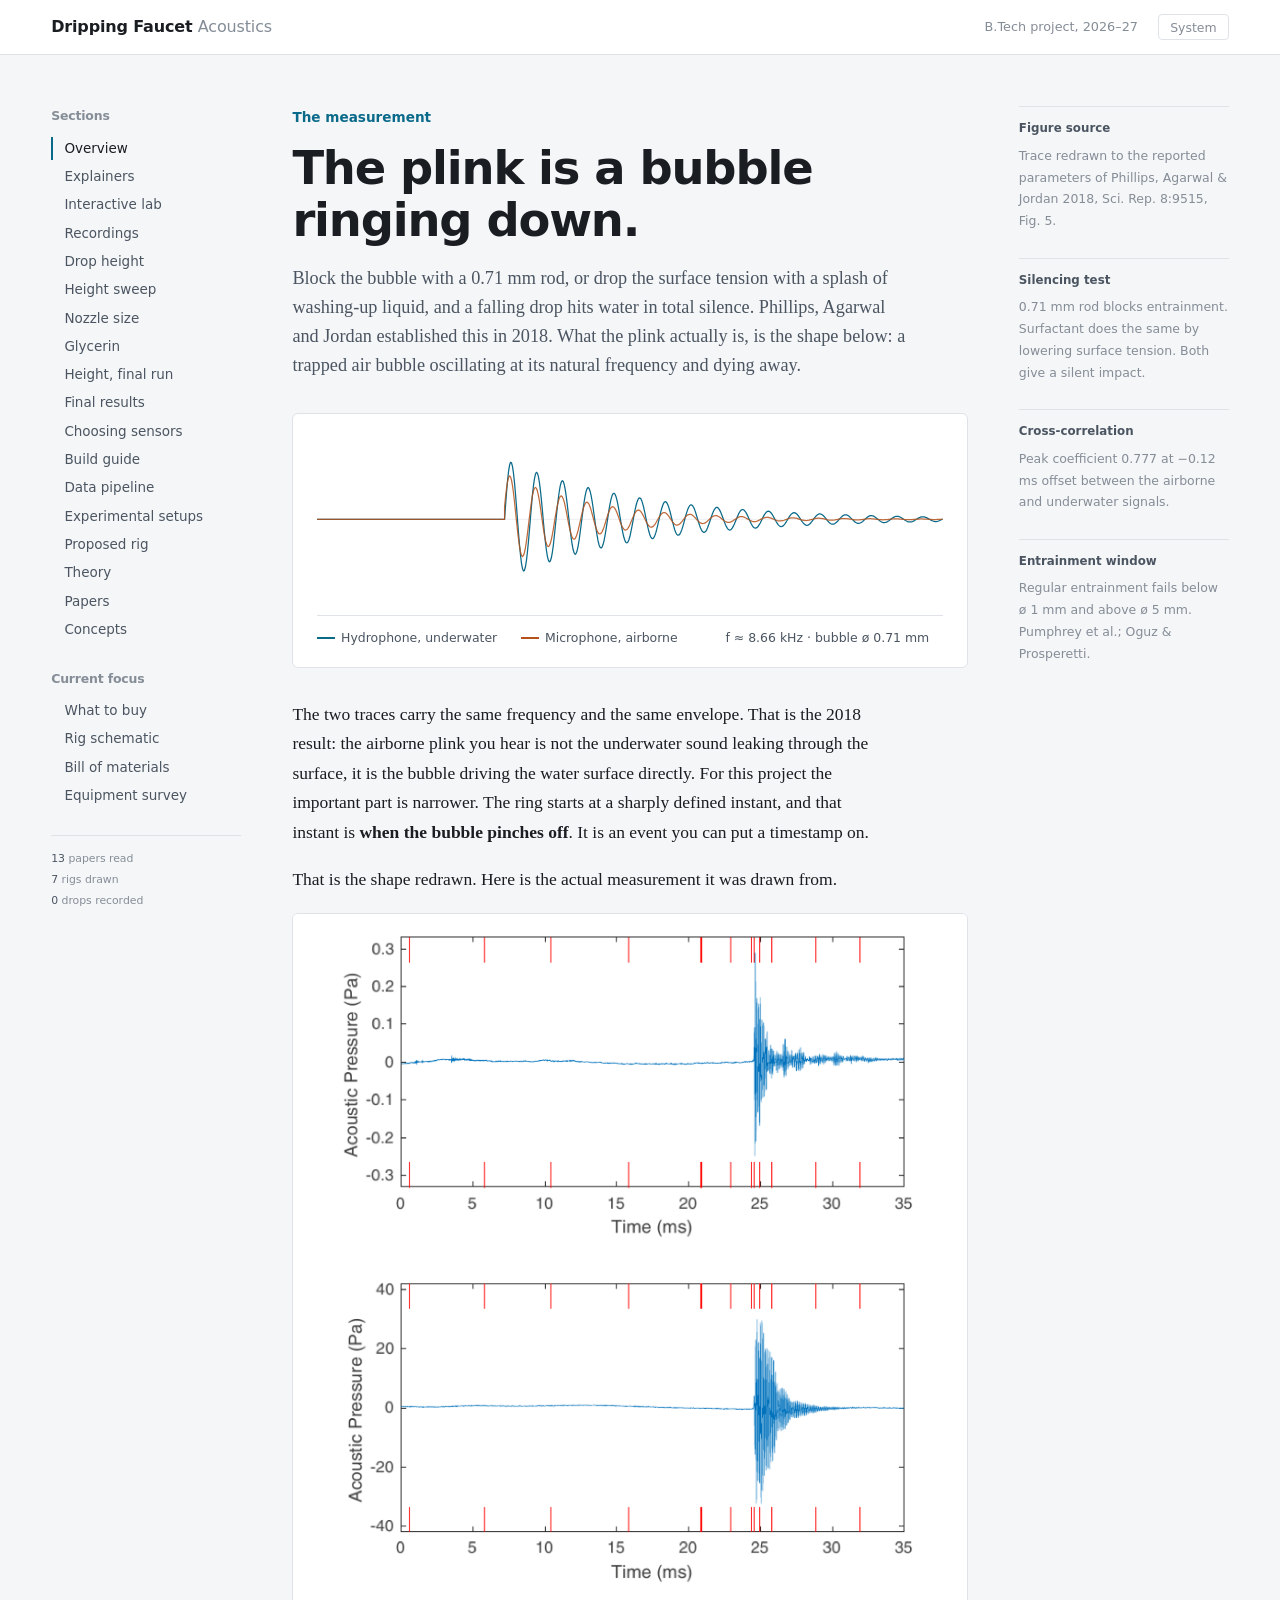
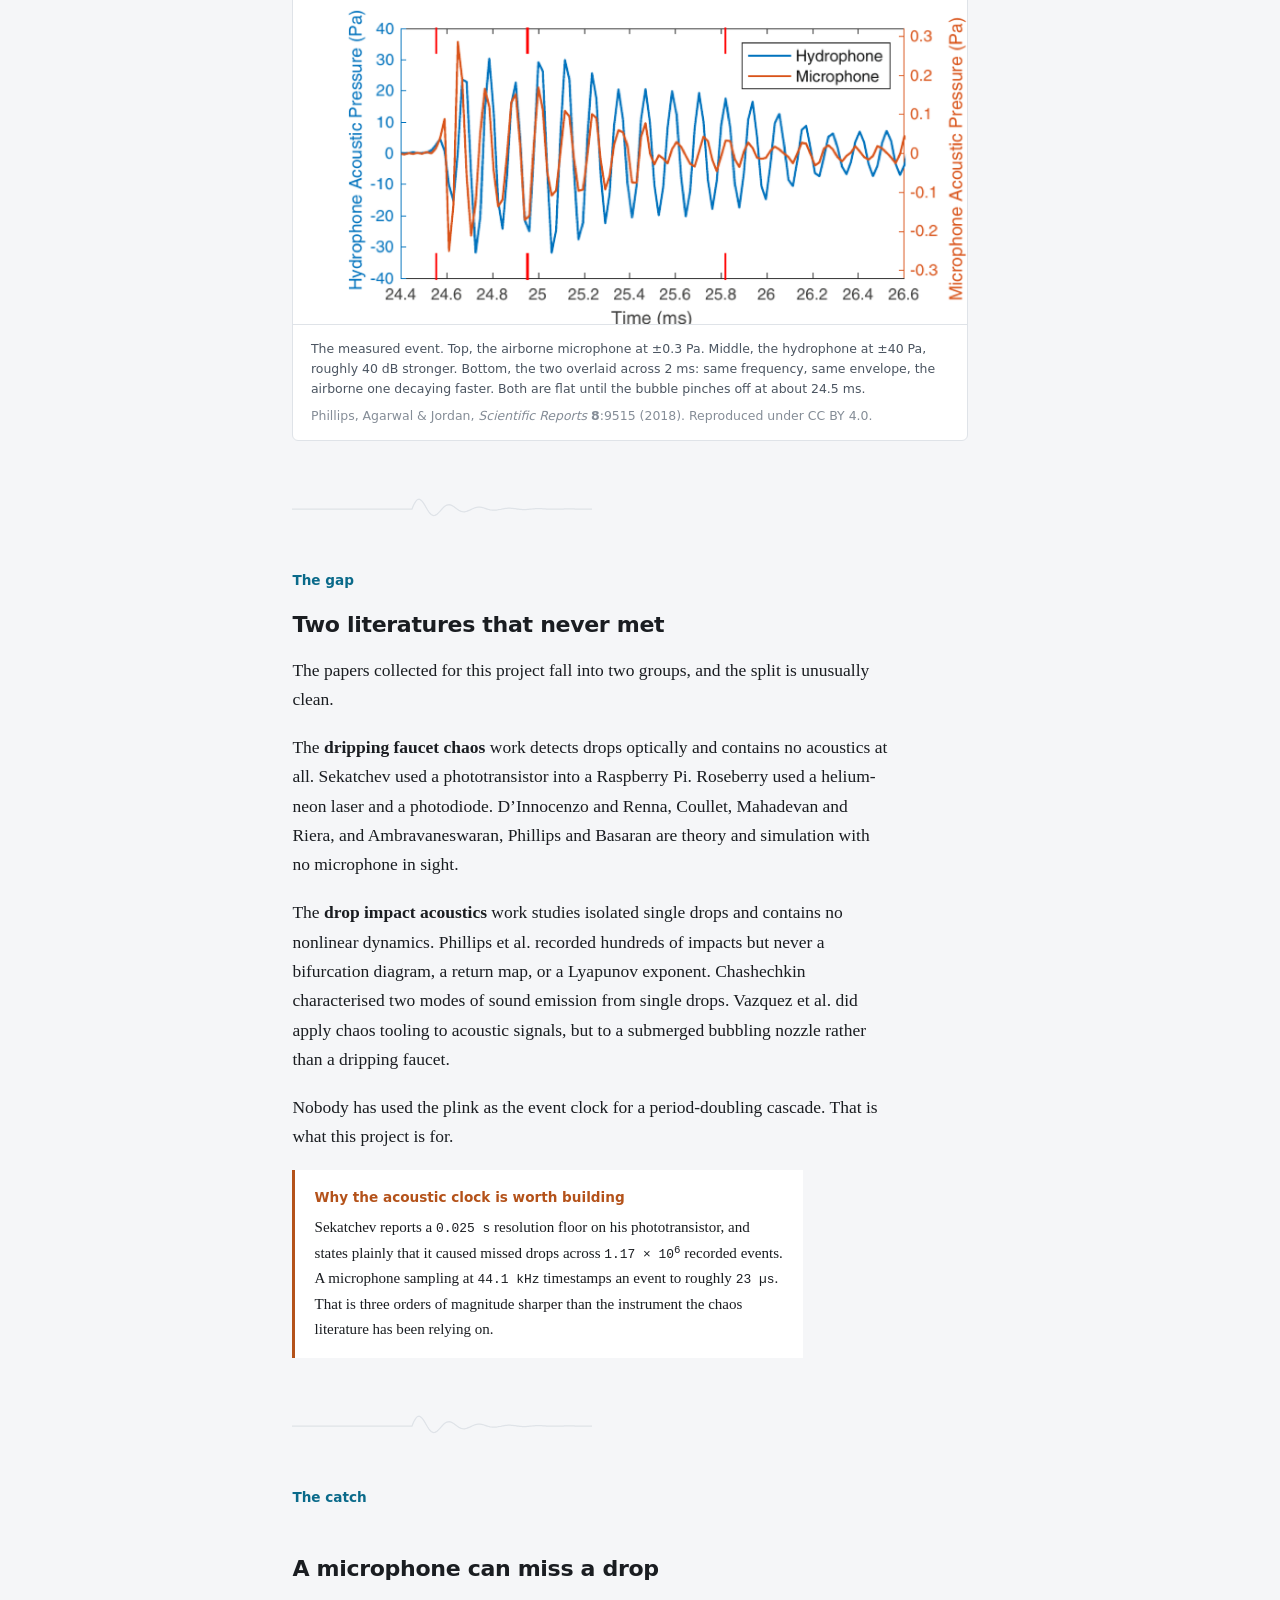
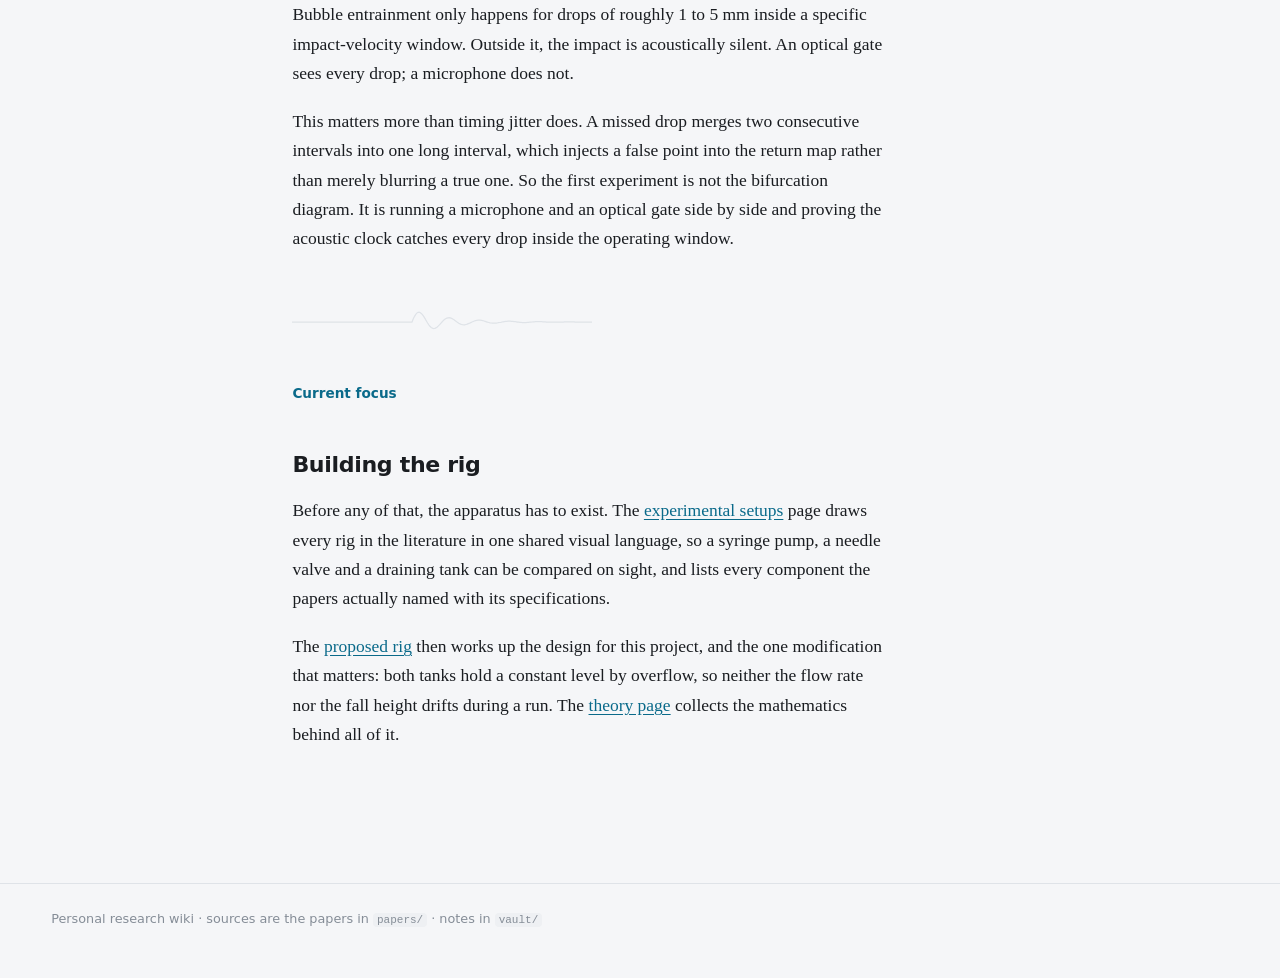
<file: site/index.html>
<!doctype html>
<html lang="en">
<head>
<meta charset="utf-8">
<meta name="viewport" content="width=device-width, initial-scale=1">
<title>Dripping Faucet Acoustics</title>
<link rel="stylesheet" href="style.css">
<script src="theme.js"></script>
</head>
<body>

<svg width="0" height="0" style="position:absolute" aria-hidden="true"><defs>
  <path id="plink-path" d="M0 20 H120 L120.0 20.0 121.2 17.1 122.4 14.6 123.6 12.6 124.8 11.1 126.0 10.3 127.2 10.2 128.4 10.7 129.6 11.7 130.8 13.2 132.0 14.9 133.2 16.9 134.4 19.0 135.6 21.0 136.8 22.8 138.0 24.3 139.2 25.4 140.4 26.2 141.6 26.5 142.8 26.4 144.0 25.9 145.2 25.0 146.4 23.9 147.6 22.7 148.8 21.3 150.0 20.0 151.2 18.7 152.4 17.6 153.6 16.8 154.8 16.1 156.0 15.8 157.2 15.7 158.4 15.9 159.6 16.4 160.8 17.0 162.0 17.8 163.2 18.7 164.4 19.6 165.6 20.4 166.8 21.2 168.0 21.9 169.2 22.4 170.4 22.7 171.6 22.8 172.8 22.8 174.0 22.5 175.2 22.2 176.4 21.7 177.6 21.2 178.8 20.6 180.0 20.0 181.2 19.5 182.4 19.0 183.6 18.6 184.8 18.3 186.0 18.2 187.2 18.1 188.4 18.2 189.6 18.4 190.8 18.7 192.0 19.0 193.2 19.4 194.4 19.8 195.6 20.2 196.8 20.5 198.0 20.8 199.2 21.0 200.4 21.2 201.6 21.2 202.8 21.2 204.0 21.1 205.2 21.0 206.4 20.7 207.6 20.5 208.8 20.3 210.0 20.0 211.2 19.8 212.4 19.6 213.6 19.4 214.8 19.3 216.0 19.2 217.2 19.2 218.4 19.2 219.6 19.3 220.8 19.4 222.0 19.6 223.2 19.7 224.4 19.9 225.6 20.1 226.8 20.2 228.0 20.4 229.2 20.4 230.4 20.5 231.6 20.5 232.8 20.5 234.0 20.5 235.2 20.4 236.4 20.3 237.6 20.2 238.8 20.1 240.0 20.0 241.2 19.9 242.4 19.8 243.6 19.7 244.8 19.7 246.0 19.7 247.2 19.7 248.4 19.7 249.6 19.7 250.8 19.8 252.0 19.8 253.2 19.9 254.4 20.0 255.6 20.0 256.8 20.1 258.0 20.2 259.2 20.2 260.4 20.2 261.6 20.2 262.8 20.2 264.0 20.2 265.2 20.2 266.4 20.1 267.6 20.1 268.8 20.0 270.0 20.0 271.2 20.0 272.4 19.9 273.6 19.9 274.8 19.9 276.0 19.9 277.2 19.8 278.4 19.9 279.6 19.9 280.8 19.9 282.0 19.9 283.2 20.0 284.4 20.0 285.6 20.0 286.8 20.0 288.0 20.1 289.2 20.1 290.4 20.1 291.6 20.1 292.8 20.1 294.0 20.1 295.2 20.1 296.4 20.1 297.6 20.0 298.8 20.0 300.0 20.0"/>
</defs></svg>

<header class="masthead">
  <a class="wordmark" href="index.html">Dripping&nbsp;Faucet <span>Acoustics</span></a>
  <span class="masthead-meta">B.Tech project, 2026&ndash;27</span>
  <button id="themeBtn" class="themetoggle" type="button">System</button>
</header>

<div class="shell">

  <nav class="sidenav">
    <h2>Sections</h2>
    <ul>
      <li><a href="index.html" aria-current="page">Overview</a></li>
      <li><a href="explainers.html">Explainers</a></li>
      <li><a href="lab.html">Interactive lab</a></li>
      <li><a href="recording.html">Recordings</a></li>
      <li><a href="heights.html">Drop height</a></li>
      <li><a href="heights.html?set=sweep">Height sweep</a></li>
      <li><a href="heights.html?set=nozzle">Nozzle size</a></li>
      <li><a href="heights.html?set=glycerin">Glycerin</a></li>
      <li><a href="heights.html?set=heights3">Height, final run</a></li>
      <li><a href="final.html">Final results</a></li>
      <li><a href="sensors.html">Choosing sensors</a></li>
      <li><a href="build.html">Build guide</a></li>
      <li><a href="pipeline.html">Data pipeline</a></li>
      <li><a href="setups.html">Experimental setups</a></li>
      <li><a href="rig.html">Proposed rig</a></li>
      <li><a href="theory.html">Theory</a></li>
      <li><a href="papers.html">Papers</a></li>
      <li><a href="concepts.html">Concepts</a></li>
    </ul>
    <h2>Current focus</h2>
    <ul>
      <li><a href="sensors.html#buy">What to buy</a></li>
      <li><a href="rig.html#schematic">Rig schematic</a></li>
      <li><a href="rig.html#bom">Bill of materials</a></li>
      <li><a href="setups.html#equipment">Equipment survey</a></li>
    </ul>
    <div class="tally">
      <b>13</b> papers read<br>
      <b>7</b> rigs drawn<br>
      <b>0</b> drops recorded
    </div>
  </nav>

  <main>
    <p class="eyebrow">The measurement</p>
    <h1>The plink is a bubble ringing down.</h1>
    <p class="lede">Block the bubble with a 0.71&nbsp;mm rod, or drop the surface tension with a
    splash of washing-up liquid, and a falling drop hits water in total silence. Phillips, Agarwal
    and Jordan established this in 2018. What the plink actually is, is the shape below: a trapped
    air bubble oscillating at its natural frequency and dying away.</p>

    <div class="trace-card bleed">
      <svg viewBox="0 0 1000 260" role="img" aria-label="Two overlaid damped sinusoids showing the underwater and airborne pressure signals from a single drop impact. Both are silent, then ring sharply and decay; the airborne trace decays faster.">
        <line class="axis" x1="0" y1="130" x2="1000" y2="130"/>
        <path class="wave wave-hydro" pathLength="1" d="M0 130 H300 L300.0 130.0 301.6 107.1 303.2 85.9 304.8 67.5 306.4 53.1 308.0 43.4 309.5 38.9 311.1 39.7 312.7 45.8 314.3 56.7 315.9 71.7 317.5 89.9 319.1 110.1 320.7 131.2 322.3 151.9 323.9 171.1 325.5 187.5 327.0 200.3 328.6 208.9 330.2 212.7 331.8 211.7 333.4 205.9 335.0 195.7 336.6 181.9 338.2 165.3 339.8 146.9 341.4 127.7 343.0 109.0 344.5 91.8 346.1 77.1 347.7 65.7 349.3 58.2 350.9 54.9 352.5 56.2 354.1 61.7 355.7 71.0 357.3 83.7 358.9 98.9 360.5 115.7 362.0 133.1 363.6 150.0 365.2 165.5 366.8 178.7 368.4 188.8 370.0 195.4 371.6 198.1 373.2 196.8 374.8 191.6 376.4 182.8 378.0 171.2 379.5 157.3 381.1 142.0 382.7 126.3 384.3 111.0 385.9 97.1 387.5 85.2 389.1 76.2 390.7 70.4 392.3 68.2 393.9 69.7 395.5 74.6 397.0 82.6 398.6 93.3 400.2 106.0 401.8 119.9 403.4 134.2 405.0 148.0 406.6 160.5 408.2 171.1 409.8 179.2 411.4 184.2 413.0 186.0 414.5 184.5 416.1 179.9 417.7 172.4 419.3 162.6 420.9 151.0 422.5 138.4 424.1 125.5 425.7 113.0 427.3 101.7 428.9 92.2 430.5 85.1 432.0 80.7 433.6 79.2 435.2 80.7 436.8 85.1 438.4 92.0 440.0 101.0 441.6 111.6 443.2 123.1 444.8 134.8 446.4 146.1 448.0 156.2 449.5 164.7 451.1 171.0 452.7 174.9 454.3 176.0 455.9 174.5 457.5 170.4 459.1 164.0 460.7 155.7 462.3 146.1 463.9 135.6 465.5 125.0 467.0 114.9 468.6 105.7 470.2 98.1 471.8 92.5 473.4 89.2 475.0 88.3 476.6 89.8 478.2 93.7 479.8 99.6 481.4 107.2 483.0 116.0 484.5 125.5 486.1 135.1 487.7 144.2 489.3 152.5 490.9 159.2 492.5 164.2 494.1 167.1 495.7 167.8 497.3 166.3 498.9 162.7 500.5 157.2 502.0 150.3 503.6 142.2 505.2 133.6 506.8 124.9 508.4 116.6 510.0 109.2 511.6 103.2 513.2 98.8 514.8 96.3 516.4 95.8 518.0 97.2 519.5 100.6 521.1 105.7 522.7 112.0 524.3 119.4 525.9 127.2 527.5 135.1 529.1 142.6 530.7 149.2 532.3 154.6 533.9 158.5 535.5 160.7 537.0 161.0 538.6 159.6 540.2 156.4 541.8 151.8 543.4 145.9 545.0 139.2 546.6 132.1 548.2 125.0 549.8 118.2 551.4 112.3 553.0 107.5 554.5 104.0 556.1 102.1 557.7 101.9 559.3 103.3 560.9 106.3 562.5 110.6 564.1 115.9 565.7 122.0 567.3 128.5 568.9 134.9 570.5 141.0 572.0 146.3 573.6 150.7 575.2 153.7 576.8 155.3 578.4 155.4 580.0 154.1 581.6 151.3 583.2 147.4 584.8 142.5 586.4 136.9 588.0 131.0 589.5 125.2 591.1 119.7 592.7 114.9 594.3 111.1 595.9 108.4 597.5 107.0 599.1 107.0 600.7 108.3 602.3 110.9 603.9 114.5 605.5 119.0 607.0 124.0 608.6 129.4 610.2 134.7 611.8 139.6 613.4 143.9 615.0 147.3 616.6 149.7 618.2 150.9 619.8 150.8 621.4 149.6 623.0 147.2 624.5 143.8 626.1 139.7 627.7 135.1 629.3 130.3 630.9 125.5 632.5 121.1 634.1 117.2 635.7 114.1 637.3 112.0 638.9 111.0 640.5 111.1 642.0 112.4 643.6 114.6 645.2 117.7 646.8 121.4 648.4 125.6 650.0 130.0 651.6 134.3 653.2 138.3 654.8 141.8 656.4 144.5 658.0 146.4 659.5 147.2 661.1 147.1 662.7 145.9 664.3 143.8 665.9 141.0 667.5 137.6 669.1 133.7 670.7 129.8 672.3 125.9 673.9 122.2 675.5 119.1 677.0 116.7 678.6 115.1 680.2 114.4 681.8 114.6 683.4 115.7 685.0 117.6 686.6 120.2 688.2 123.3 689.8 126.8 691.4 130.4 693.0 134.0 694.5 137.2 696.1 140.0 697.7 142.2 699.3 143.6 700.9 144.2 702.5 143.9 704.1 142.9 705.7 141.1 707.3 138.7 708.9 135.9 710.5 132.7 712.0 129.4 713.6 126.2 715.2 123.3 716.8 120.8 718.4 118.9 720.0 117.6 721.6 117.1 723.2 117.4 724.8 118.4 726.4 120.0 728.0 122.2 729.5 124.8 731.1 127.7 732.7 130.7 734.3 133.6 735.9 136.2 737.5 138.5 739.1 140.2 740.7 141.2 742.3 141.7 743.9 141.4 745.5 140.5 747.0 138.9 748.6 136.9 750.2 134.5 751.8 131.9 753.4 129.2 755.0 126.6 756.6 124.2 758.2 122.2 759.8 120.7 761.4 119.8 763.0 119.4 764.5 119.7 766.1 120.6 767.7 122.0 769.3 123.8 770.9 126.0 772.5 128.4 774.1 130.9 775.7 133.2 777.3 135.3 778.9 137.1 780.5 138.5 782.0 139.3 783.6 139.6 785.2 139.3 786.8 138.5 788.4 137.2 790.0 135.5 791.6 133.5 793.2 131.3 794.8 129.1 796.4 127.0 798.0 125.0 799.5 123.4 801.1 122.3 802.7 121.5 804.3 121.3 805.9 121.6 807.5 122.4 809.1 123.6 810.7 125.1 812.3 127.0 813.9 128.9 815.5 130.9 817.0 132.9 818.6 134.6 820.2 136.0 821.8 137.1 823.4 137.7 825.0 137.9 826.6 137.6 828.2 136.9 829.8 135.7 831.4 134.3 833.0 132.7 834.5 130.9 836.1 129.0 837.7 127.3 839.3 125.8 840.9 124.5 842.5 123.5 844.1 123.0 845.7 122.9 847.3 123.1 848.9 123.8 850.5 124.9 852.0 126.2 853.6 127.7 855.2 129.3 856.8 131.0 858.4 132.5 860.0 133.9 861.6 135.1 863.2 135.9 864.8 136.4 866.4 136.5 868.0 136.2 869.5 135.6 871.1 134.6 872.7 133.4 874.3 132.0 875.9 130.5 877.5 129.0 879.1 127.6 880.7 126.4 882.3 125.4 883.9 124.6 885.5 124.2 887.0 124.1 888.6 124.4 890.2 125.0 891.8 125.9 893.4 127.0 895.0 128.3 896.6 129.6 898.2 130.9 899.8 132.2 901.4 133.3 903.0 134.3 904.5 134.9 906.1 135.3 907.7 135.3 909.3 135.0 910.9 134.5 912.5 133.7 914.1 132.7 915.7 131.5 917.3 130.3 918.9 129.1 920.5 127.9 922.0 126.9 923.6 126.1 925.2 125.5 926.8 125.2 928.4 125.2 930.0 125.5 931.6 126.0 933.2 126.7 934.8 127.6 936.4 128.7 938.0 129.8 939.5 130.9 941.1 131.9 942.7 132.8 944.3 133.6 945.9 134.1 947.5 134.3 949.1 134.3 950.7 134.1 952.3 133.6 953.9 132.9 955.5 132.1 957.0 131.1 958.6 130.1 960.2 129.1 961.8 128.2 963.4 127.4 965.0 126.7 966.6 126.3 968.2 126.1 969.8 126.1 971.4 126.3 973.0 126.8 974.5 127.4 976.1 128.2 977.7 129.0 979.3 129.9 980.9 130.8 982.5 131.7 984.1 132.4 985.7 133.0 987.3 133.4 988.9 133.6 990.5 133.6 992.0 133.3 993.6 132.9 995.2 132.3 996.8 131.6 998.4 130.8 1000.0 130.0"/>
        <path class="wave wave-aero"  pathLength="1" d="M0 130 H300 L300.0 109.5 301.6 93.5 303.2 79.9 304.8 69.6 306.4 63.0 308.0 60.5 309.5 62.1 311.1 67.5 312.7 76.5 314.3 88.4 315.9 102.4 317.5 117.7 319.1 133.3 320.7 148.4 322.3 162.0 323.9 173.5 325.5 182.2 327.0 187.6 328.6 189.5 330.2 188.0 331.8 183.1 333.4 175.3 335.0 165.0 336.6 152.9 338.2 139.8 339.8 126.4 341.4 113.5 343.0 101.9 344.5 92.2 346.1 85.0 347.7 80.5 349.3 79.0 350.9 80.5 352.5 84.8 354.1 91.7 355.7 100.6 357.3 111.0 358.9 122.3 360.5 133.8 362.0 144.7 363.6 154.6 365.2 162.8 366.8 168.9 368.4 172.6 370.0 173.7 371.6 172.3 373.2 168.4 374.8 162.4 376.4 154.7 378.0 145.7 379.5 136.0 381.1 126.2 382.7 116.9 384.3 108.5 385.9 101.6 387.5 96.5 389.1 93.4 390.7 92.6 392.3 93.9 393.9 97.4 395.5 102.6 397.0 109.3 398.6 117.0 400.2 125.3 401.8 133.7 403.4 141.7 405.0 148.8 406.6 154.7 408.2 158.9 409.8 161.4 411.4 162.0 413.0 160.8 414.5 157.7 416.1 153.2 417.7 147.4 419.3 140.7 420.9 133.6 422.5 126.4 424.1 119.6 425.7 113.6 427.3 108.6 428.9 105.0 430.5 103.0 432.0 102.6 433.6 103.8 435.2 106.4 436.8 110.4 438.4 115.4 440.0 121.2 441.6 127.3 443.2 133.4 444.8 139.2 446.4 144.4 448.0 148.5 449.5 151.5 451.1 153.2 452.7 153.5 454.3 152.4 455.9 150.0 457.5 146.5 459.1 142.2 460.7 137.2 462.3 132.0 463.9 126.7 465.5 121.8 467.0 117.5 468.6 114.0 470.2 111.5 471.8 110.1 473.4 109.9 475.0 110.9 476.6 113.0 478.2 116.0 479.8 119.8 481.4 124.1 483.0 128.6 484.5 133.0 486.1 137.3 487.7 140.9 489.3 143.9 490.9 146.0 492.5 147.1 494.1 147.2 495.7 146.3 497.3 144.4 498.9 141.8 500.5 138.5 502.0 134.9 503.6 131.0 505.2 127.2 506.8 123.6 508.4 120.5 510.0 118.0 511.6 116.2 513.2 115.3 514.8 115.3 516.4 116.1 518.0 117.8 519.5 120.0 521.1 122.9 522.7 126.0 524.3 129.3 525.9 132.6 527.5 135.7 529.1 138.3 530.7 140.4 532.3 141.9 533.9 142.6 535.5 142.6 537.0 141.8 538.6 140.4 540.2 138.4 541.8 136.0 543.4 133.2 545.0 130.4 546.6 127.6 548.2 125.0 549.8 122.8 551.4 121.0 553.0 119.8 554.5 119.2 556.1 119.3 557.7 119.9 559.3 121.2 560.9 122.9 562.5 125.0 564.1 127.4 565.7 129.8 567.3 132.2 568.9 134.4 570.5 136.3 572.0 137.8 573.6 138.8 575.2 139.3 576.8 139.2 578.4 138.6 580.0 137.5 581.6 136.0 583.2 134.2 584.8 132.1 586.4 130.0 588.0 128.0 589.5 126.1 591.1 124.5 592.7 123.3 594.3 122.4 595.9 122.1 597.5 122.2 599.1 122.7 600.7 123.7 602.3 125.0 603.9 126.5 605.5 128.3 607.0 130.1 608.6 131.8 610.2 133.4 611.8 134.8 613.4 135.8 615.0 136.5 616.6 136.8 618.2 136.7 619.8 136.2 621.4 135.4 623.0 134.2 624.5 132.9 626.1 131.4 627.7 129.9 629.3 128.4 630.9 127.0 632.5 125.9 634.1 125.0 635.7 124.4 637.3 124.2 638.9 124.3 640.5 124.7 642.0 125.5 643.6 126.4 645.2 127.6 646.8 128.9 648.4 130.2 650.0 131.5 651.6 132.6 653.2 133.6 654.8 134.3 656.4 134.8 658.0 135.0 659.5 134.9 661.1 134.5 662.7 133.8 664.3 133.0 665.9 132.0 667.5 130.9 669.1 129.8 670.7 128.7 672.3 127.7 673.9 126.9 675.5 126.2 677.0 125.9 678.6 125.7 680.2 125.8 681.8 126.2 683.4 126.7 685.0 127.5 686.6 128.4 688.2 129.3 689.8 130.3 691.4 131.2 693.0 132.0 694.5 132.7 696.1 133.2 697.7 133.6 699.3 133.7 700.9 133.6 702.5 133.3 704.1 132.8 705.7 132.1 707.3 131.4 708.9 130.6 710.5 129.7 712.0 128.9 713.6 128.2 715.2 127.6 716.8 127.2 718.4 126.9 720.0 126.9 721.6 127.0 723.2 127.2 724.8 127.7 726.4 128.2 728.0 128.9 729.5 129.6 731.1 130.3 732.7 130.9 734.3 131.5 735.9 132.0 737.5 132.4 739.1 132.6 740.7 132.7 742.3 132.6 743.9 132.3 745.5 132.0 747.0 131.5 748.6 130.9 750.2 130.3 751.8 129.7 753.4 129.2 755.0 128.6 756.6 128.2 758.2 127.9 759.8 127.7 761.4 127.7 763.0 127.8 764.5 128.0 766.1 128.3 767.7 128.7 769.3 129.2 770.9 129.7 772.5 130.3 774.1 130.7 775.7 131.2 777.3 131.5 778.9 131.8 780.5 131.9 782.0 132.0 783.6 131.9 785.2 131.7 786.8 131.4 788.4 131.0 790.0 130.6 791.6 130.2 793.2 129.8 794.8 129.3 796.4 129.0 798.0 128.7 799.5 128.5 801.1 128.3 802.7 128.3 804.3 128.4 805.9 128.6 807.5 128.8 809.1 129.1 810.7 129.5 812.3 129.9 813.9 130.2 815.5 130.6 817.0 130.9 818.6 131.2 820.2 131.3 821.8 131.4 823.4 131.4 825.0 131.4 826.6 131.2 828.2 131.0 829.8 130.7 831.4 130.4 833.0 130.1 834.5 129.8 836.1 129.5 837.7 129.2 839.3 129.0 840.9 128.8 842.5 128.8 844.1 128.8 845.7 128.8 847.3 129.0 848.9 129.2 850.5 129.4 852.0 129.6 853.6 129.9 855.2 130.2 856.8 130.5 858.4 130.7 860.0 130.9 861.6 131.0 863.2 131.1 864.8 131.1 866.4 131.0 868.0 130.9 869.5 130.7 871.1 130.5 872.7 130.3 874.3 130.0 875.9 129.8 877.5 129.6 879.1 129.4 880.7 129.3 882.3 129.1 883.9 129.1 885.5 129.1 887.0 129.2 888.6 129.3 890.2 129.4 891.8 129.6 893.4 129.8 895.0 130.0 896.6 130.2 898.2 130.4 899.8 130.5 901.4 130.6 903.0 130.7 904.5 130.8 906.1 130.8 907.7 130.7 909.3 130.6 910.9 130.5 912.5 130.4 914.1 130.2 915.7 130.0 917.3 129.8 918.9 129.7 920.5 129.5 922.0 129.4 923.6 129.4 925.2 129.3 926.8 129.3 928.4 129.4 930.0 129.5 931.6 129.6 933.2 129.7 934.8 129.8 936.4 130.0 938.0 130.1 939.5 130.3 941.1 130.4 942.7 130.5 944.3 130.5 945.9 130.6 947.5 130.6 949.1 130.5 950.7 130.5 952.3 130.4 953.9 130.2 955.5 130.1 957.0 130.0 958.6 129.9 960.2 129.8 961.8 129.7 963.4 129.6 965.0 129.5 966.6 129.5 968.2 129.5 969.8 129.6 971.4 129.6 973.0 129.7 974.5 129.8 976.1 129.9 977.7 130.0 979.3 130.1 980.9 130.2 982.5 130.3 984.1 130.4 985.7 130.4 987.3 130.4 988.9 130.4 990.5 130.4 992.0 130.3 993.6 130.3 995.2 130.2 996.8 130.1 998.4 130.0 1000.0 129.9"/>
      </svg>
      <div class="legend">
        <span class="k-hydro">Hydrophone, underwater</span>
        <span class="k-aero">Microphone, airborne</span>
        <span>f &asymp; 8.66 kHz &middot; bubble &oslash; 0.71 mm</span>
      </div>
    </div>

    <p>The two traces carry the same frequency and the same envelope. That is the 2018 result:
    the airborne plink you hear is not the underwater sound leaking through the surface, it is the
    bubble driving the water surface directly. For this project the important part is narrower.
    The ring starts at a sharply defined instant, and that instant is <strong>when the bubble
    pinches off</strong>. It is an event you can put a timestamp on.</p>

    <p>That is the shape redrawn. Here is the actual measurement it was drawn from.</p>

    <figure class="paperfig bleed">
      <img src="img/phillips-fig5-traces.png" alt="Three stacked plots from Phillips 2018 Figure 5: the airborne microphone signal, the underwater hydrophone signal, and a zoomed overlay of the two decaying wave packets." loading="lazy">
      <figcaption>The measured event. Top, the airborne microphone at &plusmn;0.3 Pa. Middle, the hydrophone at &plusmn;40 Pa, roughly 40 dB stronger. Bottom, the two overlaid across 2 ms: same frequency, same envelope, the airborne one decaying faster. Both are flat until the bubble pinches off at about 24.5 ms. <span class="credit">Phillips, Agarwal &amp; Jordan, <em>Scientific Reports</em> <b>8</b>:9515 (2018). Reproduced under CC BY 4.0.</span></figcaption>
    </figure>

    <svg class="plink" viewBox="0 0 300 40" aria-hidden="true"><use href="#plink-path"/></svg>

    <p class="eyebrow">The gap</p>
    <h2>Two literatures that never met</h2>

    <p>The papers collected for this project fall into two groups, and the split is unusually
    clean.</p>

    <p>The <strong>dripping faucet chaos</strong> work detects drops optically and contains no
    acoustics at all. Sekatchev used a phototransistor into a Raspberry Pi. Roseberry used a
    helium-neon laser and a photodiode. D&rsquo;Innocenzo and Renna, Coullet, Mahadevan and Riera,
    and Ambravaneswaran, Phillips and Basaran are theory and simulation with no microphone in
    sight.</p>

    <p>The <strong>drop impact acoustics</strong> work studies isolated single drops and contains
    no nonlinear dynamics. Phillips et al. recorded hundreds of impacts but never a bifurcation
    diagram, a return map, or a Lyapunov exponent. Chashechkin characterised two modes of sound
    emission from single drops. Vazquez et al. did apply chaos tooling to acoustic signals, but to
    a submerged bubbling nozzle rather than a dripping faucet.</p>

    <p>Nobody has used the plink as the event clock for a period-doubling cascade. That is what
    this project is for.</p>

    <div class="callout">
      <b>Why the acoustic clock is worth building</b>
      <p>Sekatchev reports a <span class="num">0.025&nbsp;s</span> resolution floor on his
      phototransistor, and states plainly that it caused missed drops across
      <span class="num">1.17&nbsp;&times;&nbsp;10<sup>6</sup></span> recorded events. A microphone
      sampling at <span class="num">44.1&nbsp;kHz</span> timestamps an event to roughly
      <span class="num">23&nbsp;&micro;s</span>. That is three orders of magnitude sharper than
      the instrument the chaos literature has been relying on.</p>
    </div>

    <svg class="plink" viewBox="0 0 300 40" aria-hidden="true"><use href="#plink-path"/></svg>

    <p class="eyebrow">The catch</p>
    <h2>A microphone can miss a drop</h2>

    <p>Bubble entrainment only happens for drops of roughly 1 to 5&nbsp;mm inside a specific
    impact-velocity window. Outside it, the impact is acoustically silent. An optical gate sees
    every drop; a microphone does not.</p>

    <p>This matters more than timing jitter does. A missed drop merges two consecutive intervals
    into one long interval, which injects a false point into the return map rather than merely
    blurring a true one. So the first experiment is not the bifurcation diagram. It is running a
    microphone and an optical gate side by side and proving the acoustic clock catches every drop
    inside the operating window.</p>

    <svg class="plink" viewBox="0 0 300 40" aria-hidden="true"><use href="#plink-path"/></svg>

    <p class="eyebrow">Current focus</p>
    <h2>Building the rig</h2>

    <p>Before any of that, the apparatus has to exist. The
    <a href="setups.html">experimental setups</a> page draws every rig in the literature in one
    shared visual language, so a syringe pump, a needle valve and a draining tank can be compared
    on sight, and lists every component the papers actually named with its specifications.</p>

    <p>The <a href="rig.html">proposed rig</a> then works up the design for this project, and
    the one modification that matters: both tanks hold a constant level by overflow, so neither
    the flow rate nor the fall height drifts during a run. The
    <a href="theory.html">theory page</a> collects the mathematics behind all of it.</p>
  </main>

  <aside class="rail">
    <div class="note">
      <b>Figure source</b>
      Trace redrawn to the reported parameters of Phillips, Agarwal &amp; Jordan 2018,
      Sci. Rep. 8:9515, Fig. 5.
    </div>
    <div class="note">
      <b>Silencing test</b>
      0.71 mm rod blocks entrainment. Surfactant does the same by lowering surface tension.
      Both give a silent impact.
    </div>
    <div class="note">
      <b>Cross-correlation</b>
      Peak coefficient 0.777 at &minus;0.12 ms offset between the airborne and underwater
      signals.
    </div>
    <div class="note">
      <b>Entrainment window</b>
      Regular entrainment fails below &oslash; 1 mm and above &oslash; 5 mm.
      Pumphrey et al.; Oguz &amp; Prosperetti.
    </div>
  </aside>

</div>

<footer class="foot">
  Personal research wiki &middot; sources are the papers in <code>papers/</code> &middot;
  notes in <code>vault/</code>
</footer>

</body>
</html>
</file>
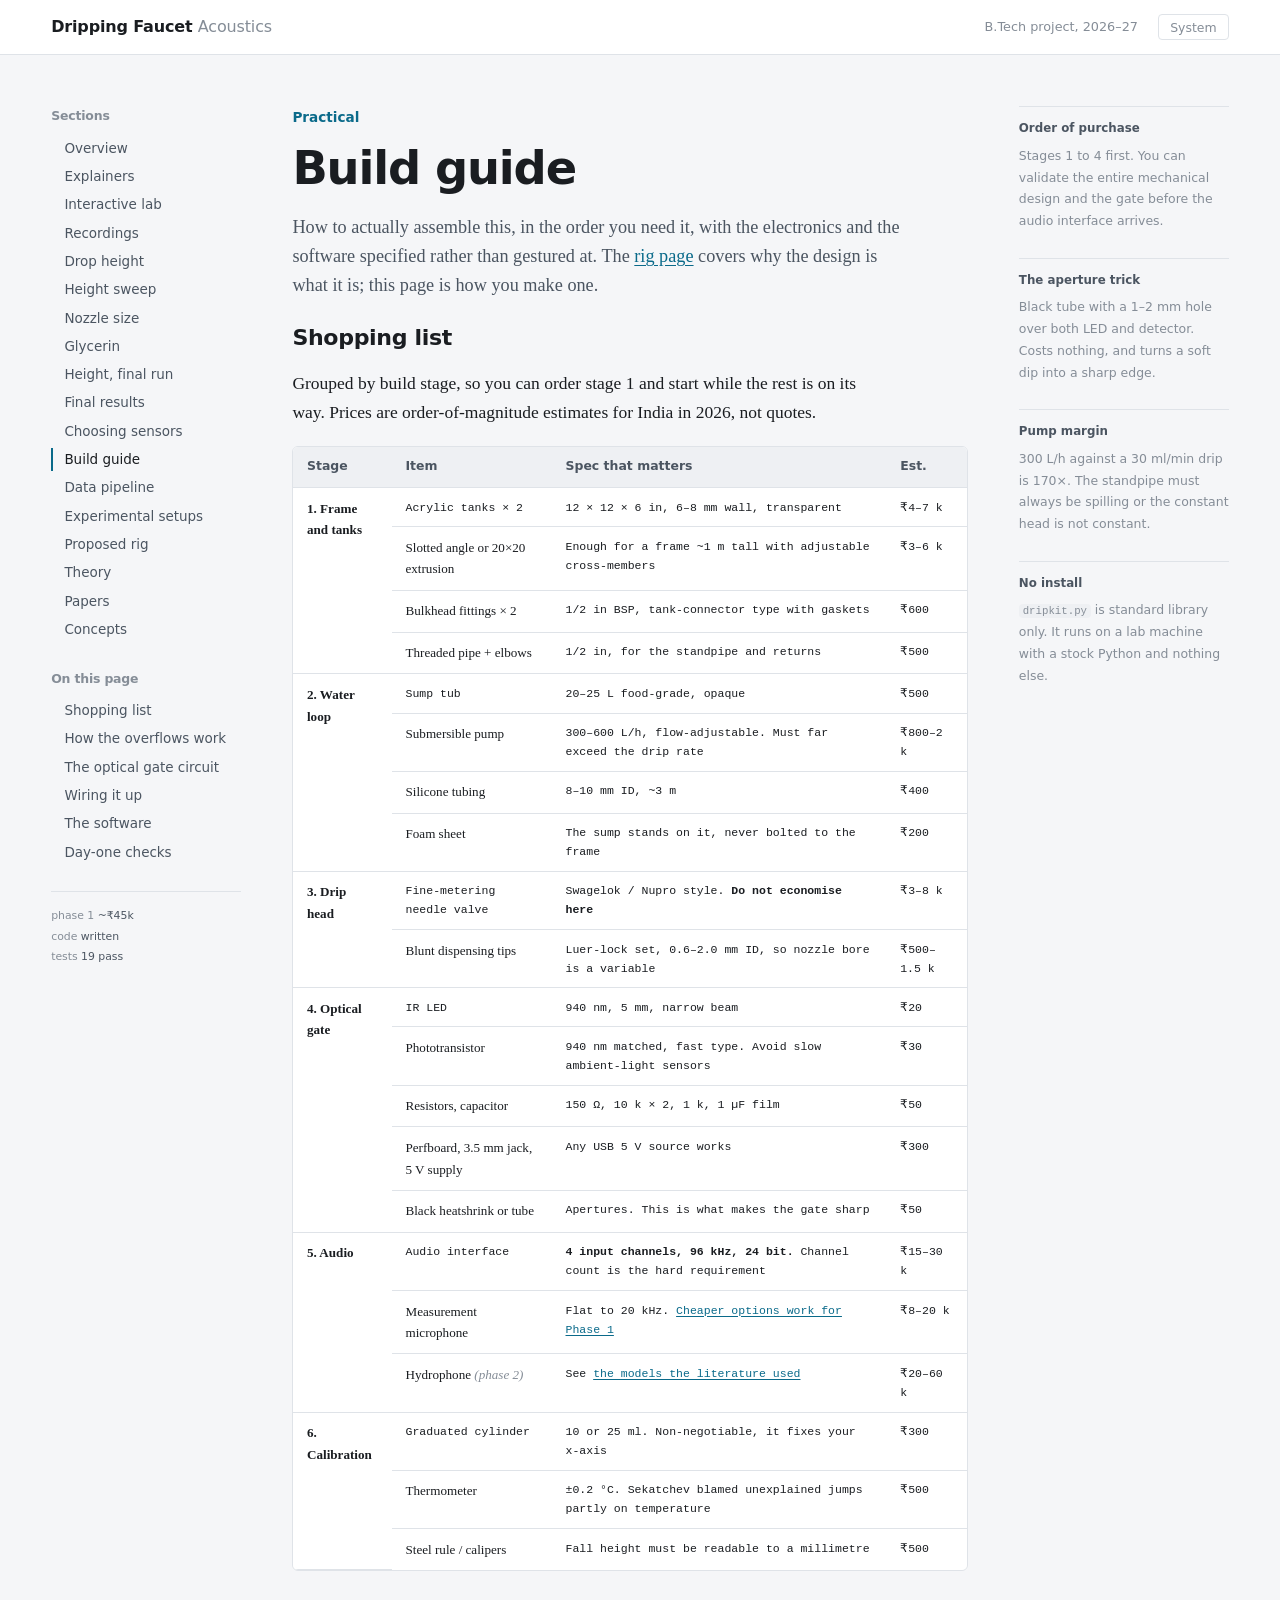
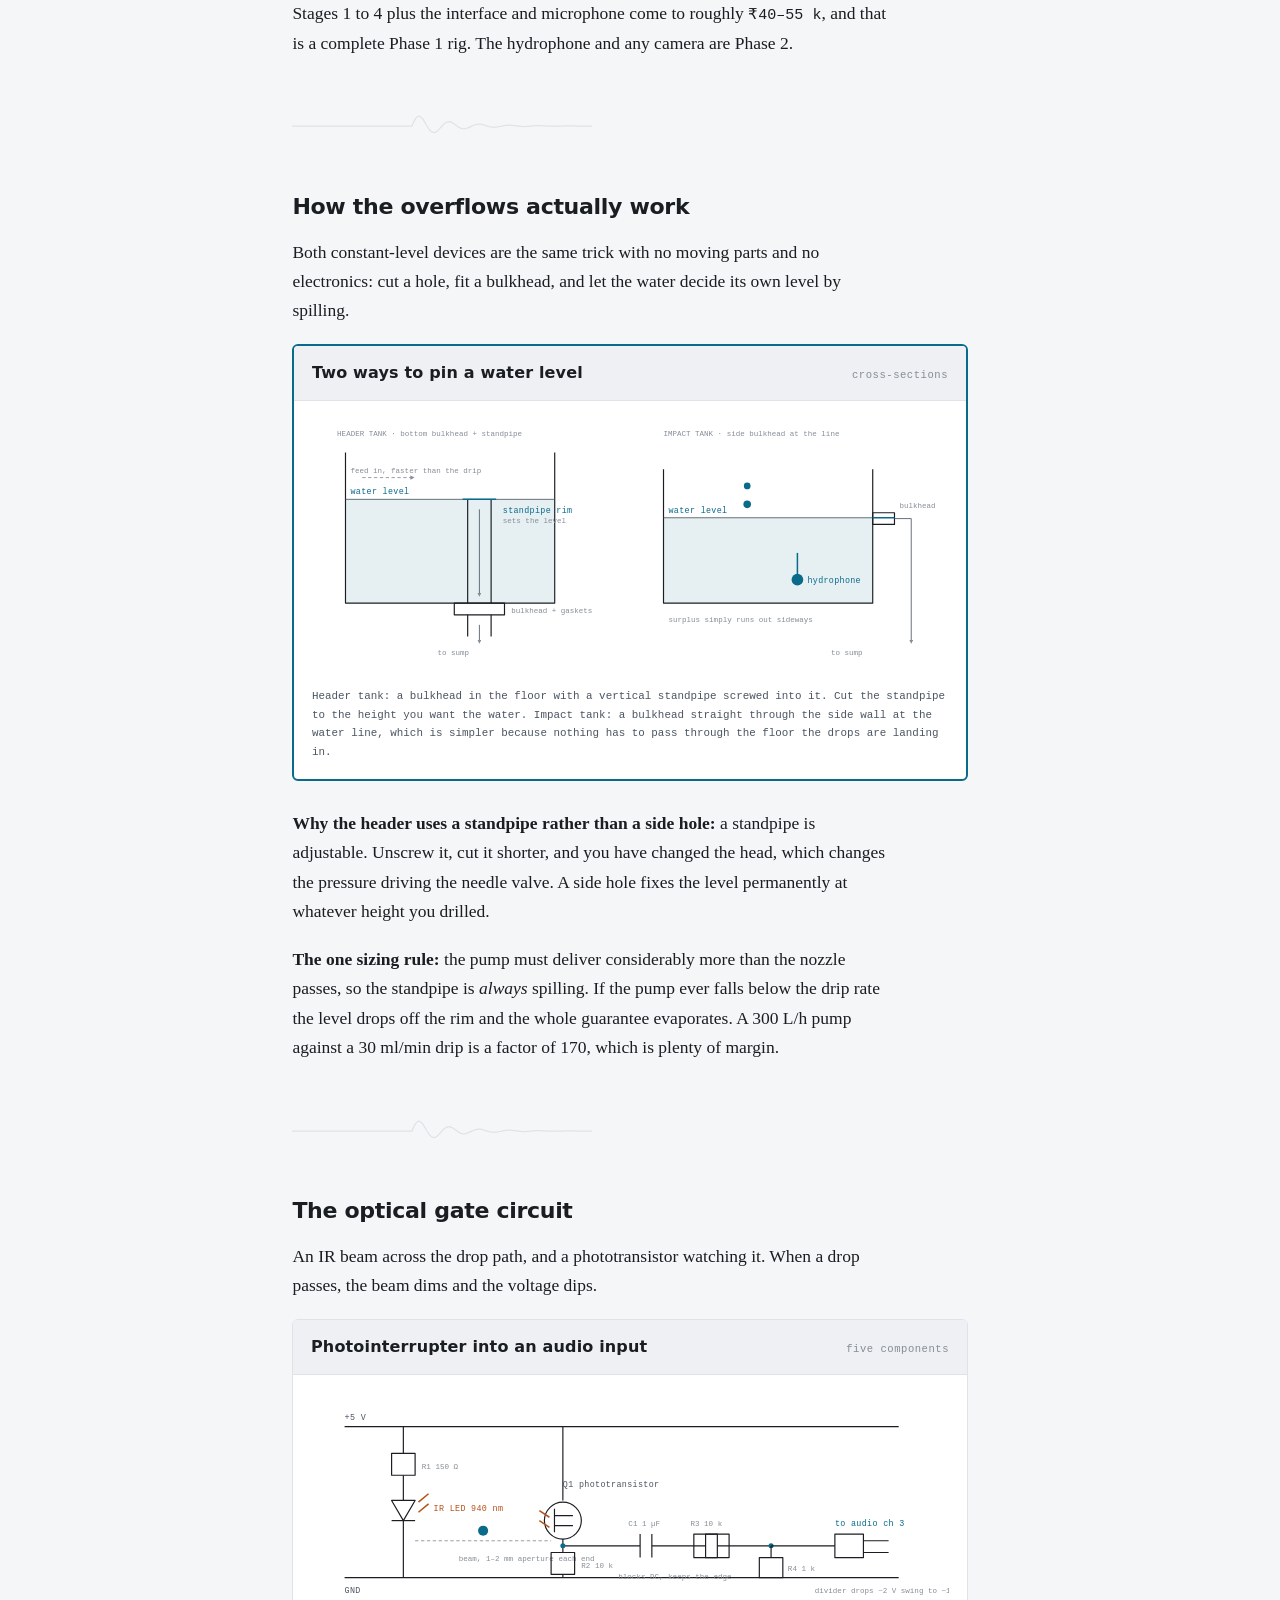
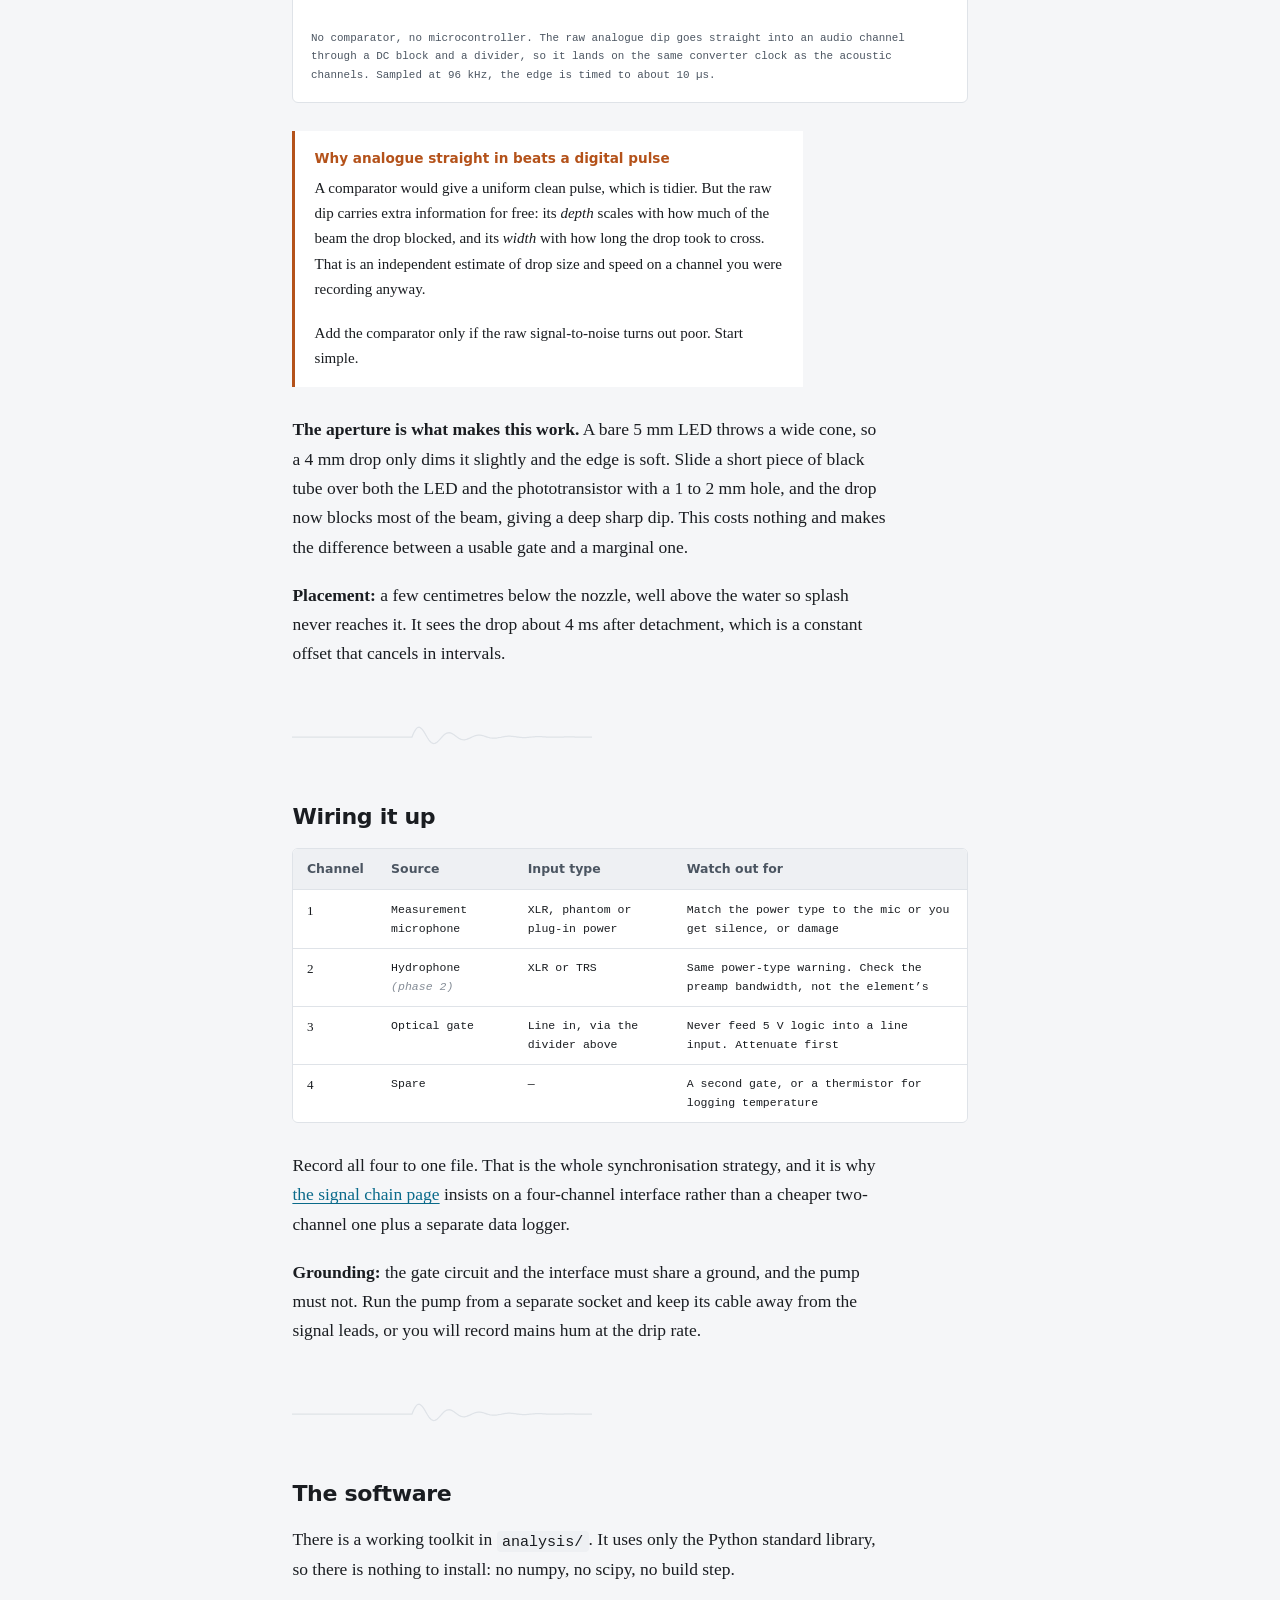
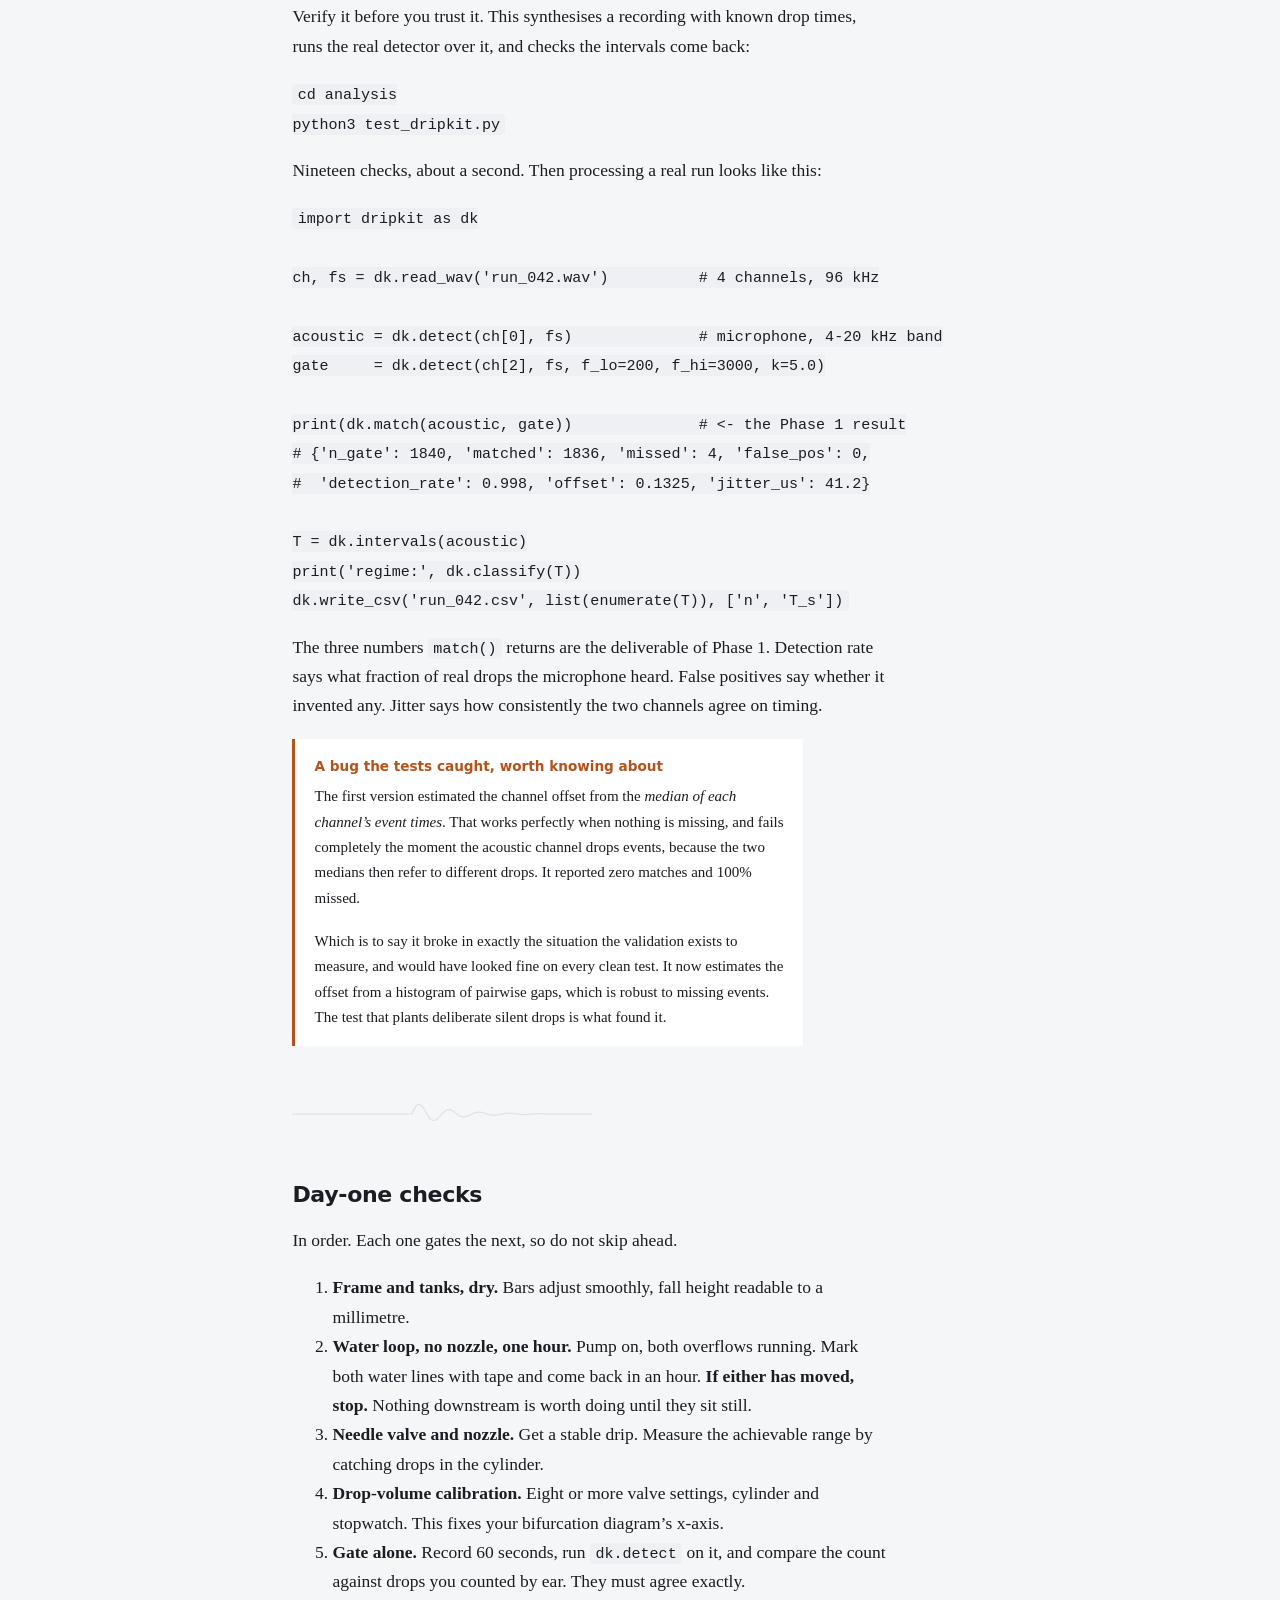
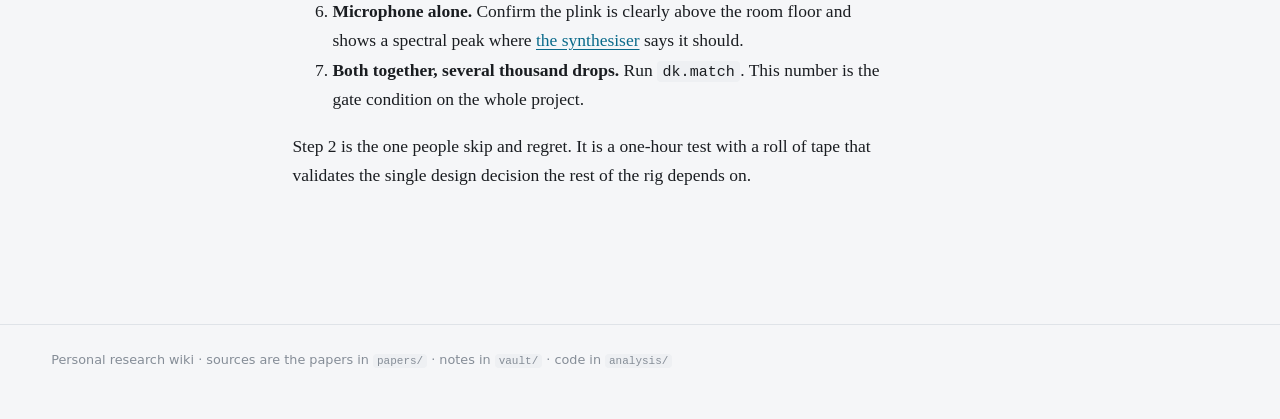
<file: site/build.html>
<!doctype html>
<html lang="en">
<head>
<meta charset="utf-8">
<meta name="viewport" content="width=device-width, initial-scale=1">
<title>Build guide</title>
<link rel="stylesheet" href="style.css">
<script src="theme.js"></script>
</head>
<body>

<svg width="0" height="0" style="position:absolute" aria-hidden="true"><defs>
  <path id="plink-path" d="M0 20 H120 L120.0 20.0 121.2 17.1 122.4 14.6 123.6 12.6 124.8 11.1 126.0 10.3 127.2 10.2 128.4 10.7 129.6 11.7 130.8 13.2 132.0 14.9 133.2 16.9 134.4 19.0 135.6 21.0 136.8 22.8 138.0 24.3 139.2 25.4 140.4 26.2 141.6 26.5 142.8 26.4 144.0 25.9 145.2 25.0 146.4 23.9 147.6 22.7 148.8 21.3 150.0 20.0 151.2 18.7 152.4 17.6 153.6 16.8 154.8 16.1 156.0 15.8 157.2 15.7 158.4 15.9 159.6 16.4 160.8 17.0 162.0 17.8 163.2 18.7 164.4 19.6 165.6 20.4 166.8 21.2 168.0 21.9 169.2 22.4 170.4 22.7 171.6 22.8 172.8 22.8 174.0 22.5 175.2 22.2 176.4 21.7 177.6 21.2 178.8 20.6 180.0 20.0 181.2 19.5 182.4 19.0 183.6 18.6 184.8 18.3 186.0 18.2 187.2 18.1 188.4 18.2 189.6 18.4 190.8 18.7 192.0 19.0 193.2 19.4 194.4 19.8 195.6 20.2 196.8 20.5 198.0 20.8 199.2 21.0 200.4 21.2 201.6 21.2 202.8 21.2 204.0 21.1 205.2 21.0 206.4 20.7 207.6 20.5 208.8 20.3 210.0 20.0 211.2 19.8 212.4 19.6 213.6 19.4 214.8 19.3 216.0 19.2 217.2 19.2 218.4 19.2 219.6 19.3 220.8 19.4 222.0 19.6 223.2 19.7 224.4 19.9 225.6 20.1 226.8 20.2 228.0 20.4 229.2 20.4 230.4 20.5 231.6 20.5 232.8 20.5 234.0 20.5 235.2 20.4 236.4 20.3 237.6 20.2 238.8 20.1 240.0 20.0 241.2 19.9 242.4 19.8 243.6 19.7 244.8 19.7 246.0 19.7 247.2 19.7 248.4 19.7 249.6 19.7 250.8 19.8 252.0 19.8 253.2 19.9 254.4 20.0 255.6 20.0 256.8 20.1 258.0 20.2 259.2 20.2 260.4 20.2 261.6 20.2 262.8 20.2 264.0 20.2 265.2 20.2 266.4 20.1 267.6 20.1 268.8 20.0 270.0 20.0 271.2 20.0 272.4 19.9 273.6 19.9 274.8 19.9 276.0 19.9 277.2 19.8 278.4 19.9 279.6 19.9 280.8 19.9 282.0 19.9 283.2 20.0 284.4 20.0 285.6 20.0 286.8 20.0 288.0 20.1 289.2 20.1 290.4 20.1 291.6 20.1 292.8 20.1 294.0 20.1 295.2 20.1 296.4 20.1 297.6 20.0 298.8 20.0 300.0 20.0"/>
  <marker id="ar" viewBox="0 0 8 8" refX="4" refY="4" markerWidth="5" markerHeight="5" orient="auto">
    <path d="M0 0 L8 4 L0 8 z"/>
  </marker>
</defs></svg>

<header class="masthead">
  <a class="wordmark" href="index.html">Dripping&nbsp;Faucet <span>Acoustics</span></a>
  <span class="masthead-meta">B.Tech project, 2026&ndash;27</span>
  <button id="themeBtn" class="themetoggle" type="button">System</button>
</header>

<div class="shell">

  <nav class="sidenav">
    <h2>Sections</h2>
    <ul>
      <li><a href="index.html">Overview</a></li>
      <li><a href="explainers.html">Explainers</a></li>
      <li><a href="lab.html">Interactive lab</a></li>
      <li><a href="recording.html">Recordings</a></li>
      <li><a href="heights.html">Drop height</a></li>
      <li><a href="heights.html?set=sweep">Height sweep</a></li>
      <li><a href="heights.html?set=nozzle">Nozzle size</a></li>
      <li><a href="heights.html?set=glycerin">Glycerin</a></li>
      <li><a href="heights.html?set=heights3">Height, final run</a></li>
      <li><a href="final.html">Final results</a></li>
      <li><a href="sensors.html">Choosing sensors</a></li>
      <li><a href="build.html" aria-current="page">Build guide</a></li>
      <li><a href="pipeline.html">Data pipeline</a></li>
      <li><a href="setups.html">Experimental setups</a></li>
      <li><a href="rig.html">Proposed rig</a></li>
      <li><a href="theory.html">Theory</a></li>
      <li><a href="papers.html">Papers</a></li>
      <li><a href="concepts.html">Concepts</a></li>
    </ul>
    <h2>On this page</h2>
    <ul>
      <li><a href="#shopping">Shopping list</a></li>
      <li><a href="#overflow">How the overflows work</a></li>
      <li><a href="#gate">The optical gate circuit</a></li>
      <li><a href="#wiring">Wiring it up</a></li>
      <li><a href="#software">The software</a></li>
      <li><a href="#dayone">Day-one checks</a></li>
    </ul>
    <div class="tally">
      phase 1 <b>~&#8377;45k</b><br>
      code <b>written</b><br>
      tests <b>19 pass</b>
    </div>
  </nav>

  <main>
    <p class="eyebrow">Practical</p>
    <h1>Build guide</h1>
    <p class="lede">How to actually assemble this, in the order you need it, with the electronics
    and the software specified rather than gestured at. The <a href="rig.html">rig page</a> covers
    why the design is what it is; this page is how you make one.</p>

    <h2 id="shopping">Shopping list</h2>
    <p>Grouped by build stage, so you can order stage 1 and start while the rest is on its way.
    Prices are order-of-magnitude estimates for India in 2026, not quotes.</p>

    <div class="tablewrap bleed">
      <table>
        <thead><tr><th>Stage</th><th>Item</th><th>Spec that matters</th><th>Est.</th></tr></thead>
        <tbody>
          <tr><td rowspan="4"><strong>1. Frame<br>and tanks</strong></td><td>Acrylic tanks &times; 2</td><td>12 &times; 12 &times; 6 in, 6&ndash;8 mm wall, transparent</td><td>&#8377;4&ndash;7 k</td></tr>
          <tr><td>Slotted angle or 20&times;20 extrusion</td><td>Enough for a frame ~1 m tall with adjustable cross-members</td><td>&#8377;3&ndash;6 k</td></tr>
          <tr><td>Bulkhead fittings &times; 2</td><td>1/2 in BSP, tank-connector type with gaskets</td><td>&#8377;600</td></tr>
          <tr><td>Threaded pipe + elbows</td><td>1/2 in, for the standpipe and returns</td><td>&#8377;500</td></tr>

          <tr><td rowspan="4"><strong>2. Water<br>loop</strong></td><td>Sump tub</td><td>20&ndash;25 L food-grade, opaque</td><td>&#8377;500</td></tr>
          <tr><td>Submersible pump</td><td>300&ndash;600 L/h, flow-adjustable. Must far exceed the drip rate</td><td>&#8377;800&ndash;2 k</td></tr>
          <tr><td>Silicone tubing</td><td>8&ndash;10 mm ID, ~3 m</td><td>&#8377;400</td></tr>
          <tr><td>Foam sheet</td><td>The sump stands on it, never bolted to the frame</td><td>&#8377;200</td></tr>

          <tr><td rowspan="2"><strong>3. Drip<br>head</strong></td><td>Fine-metering needle valve</td><td>Swagelok / Nupro style. <strong>Do not economise here</strong></td><td>&#8377;3&ndash;8 k</td></tr>
          <tr><td>Blunt dispensing tips</td><td>Luer-lock set, 0.6&ndash;2.0 mm ID, so nozzle bore is a variable</td><td>&#8377;500&ndash;1.5 k</td></tr>

          <tr><td rowspan="5"><strong>4. Optical<br>gate</strong></td><td>IR LED</td><td>940 nm, 5 mm, narrow beam</td><td>&#8377;20</td></tr>
          <tr><td>Phototransistor</td><td>940 nm matched, fast type. Avoid slow ambient-light sensors</td><td>&#8377;30</td></tr>
          <tr><td>Resistors, capacitor</td><td>150 &Omega;, 10 k &times; 2, 1 k, 1 &micro;F film</td><td>&#8377;50</td></tr>
          <tr><td>Perfboard, 3.5 mm jack, 5 V supply</td><td>Any USB 5 V source works</td><td>&#8377;300</td></tr>
          <tr><td>Black heatshrink or tube</td><td>Apertures. This is what makes the gate sharp</td><td>&#8377;50</td></tr>

          <tr><td rowspan="3"><strong>5. Audio</strong></td><td>Audio interface</td><td><strong>4 input channels, 96 kHz, 24 bit.</strong> Channel count is the hard requirement</td><td>&#8377;15&ndash;30 k</td></tr>
          <tr><td>Measurement microphone</td><td>Flat to 20 kHz. <a href="sensors.html#buy">Cheaper options work for Phase 1</a></td><td>&#8377;8&ndash;20 k</td></tr>
          <tr><td>Hydrophone <span class="nr">(phase 2)</span></td><td>See <a href="sensors.html#hydrophones">the models the literature used</a></td><td>&#8377;20&ndash;60 k</td></tr>

          <tr><td rowspan="3"><strong>6. Calibration</strong></td><td>Graduated cylinder</td><td>10 or 25 ml. Non-negotiable, it fixes your x-axis</td><td>&#8377;300</td></tr>
          <tr><td>Thermometer</td><td>&plusmn;0.2 &deg;C. Sekatchev blamed unexplained jumps partly on temperature</td><td>&#8377;500</td></tr>
          <tr><td>Steel rule / calipers</td><td>Fall height must be readable to a millimetre</td><td>&#8377;500</td></tr>
        </tbody>
      </table>
    </div>

    <p>Stages 1 to 4 plus the interface and microphone come to roughly
    <span class="num">&#8377;40&ndash;55 k</span>, and that is a complete Phase 1 rig. The
    hydrophone and any camera are Phase 2.</p>

    <svg class="plink" viewBox="0 0 300 40" aria-hidden="true"><use href="#plink-path"/></svg>

    <h2 id="overflow">How the overflows actually work</h2>

    <p>Both constant-level devices are the same trick with no moving parts and no electronics: cut
    a hole, fit a bulkhead, and let the water decide its own level by spilling.</p>

    <div class="rig bleed proposed">
      <div class="rig-head">
        <h3>Two ways to pin a water level</h3>
        <span class="tagline">cross-sections</span>
      </div>
      <figure>
      <svg viewBox="0 0 760 300" role="img" aria-label="Two cross-sections. On the left, a header tank with a bulkhead fitting in its floor and a vertical standpipe screwed into it; water above the standpipe rim spills down it, so the level equals the standpipe height. On the right, an impact tank with a bulkhead fitting through the side wall at the desired water line, so surplus water simply runs out sideways.">
        <text class="sch-dim" x="30" y="20">HEADER TANK &middot; bottom bulkhead + standpipe</text>
        <path class="sch" d="M40 40 v180 h250 v-180"/>
        <rect class="sch-water" x="40" y="96" width="250" height="124"/>
        <path class="sch-thin" d="M40 96 h250"/>
        <text class="sch-label key" x="46" y="90">water level</text>

        <path class="sch" d="M186 96 v124 M214 96 v124"/>
        <path class="sch-hydro" d="M180 96 h40"/>
        <text class="sch-label key" x="228" y="112">standpipe rim</text>
        <text class="sch-dim" x="228" y="124">sets the level</text>
        <path class="sch-thin" d="M200 108 V210" marker-end="url(#ar)"/>

        <path class="sch" d="M170 220 h60 v14 h-60 z"/>
        <text class="sch-dim" x="238" y="232">bulkhead + gaskets</text>
        <path class="sch" d="M186 234 v26 M214 234 v26"/>
        <path class="sch-thin" d="M200 246 V266" marker-end="url(#ar)"/>
        <text class="sch-dim" x="150" y="282">to sump</text>

        <path class="sch-dash" d="M60 70 h60" marker-end="url(#ar)"/>
        <text class="sch-dim" x="46" y="64">feed in, faster than the drip</text>

        <text class="sch-dim" x="420" y="20">IMPACT TANK &middot; side bulkhead at the line</text>
        <path class="sch" d="M420 60 v160 h250 v-160"/>
        <rect class="sch-water" x="420" y="118" width="250" height="102"/>
        <path class="sch-thin" d="M420 118 h250"/>
        <text class="sch-label key" x="426" y="112">water level</text>

        <path class="sch" d="M670 112 h26 v14 h-26 z"/>
        <path class="sch-hydro" d="M670 118 H696"/>
        <path class="sch-thin" d="M696 119 H716 V266" marker-end="url(#ar)"/>
        <text class="sch-dim" x="702" y="106">bulkhead</text>
        <text class="sch-dim" x="620" y="282">to sump</text>

        <circle class="sch-drop" cx="520" cy="80" r="4"/>
        <circle class="sch-drop" cx="520" cy="102" r="4.5"/>
        <path class="sch-hydro" d="M580 160 V186"/>
        <circle class="sch-hydro-f" cx="580" cy="192" r="7"/>
        <text class="sch-label key" x="592" y="196">hydrophone</text>
        <text class="sch-dim" x="426" y="242">surplus simply runs out sideways</text>
      </svg>
      </figure>
      <figcaption>
        Header tank: a bulkhead in the floor with a vertical standpipe screwed into it. Cut the
        standpipe to the height you want the water. Impact tank: a bulkhead straight through the
        side wall at the water line, which is simpler because nothing has to pass through the
        floor the drops are landing in.
      </figcaption>
    </div>

    <p><strong>Why the header uses a standpipe rather than a side hole:</strong> a standpipe is
    adjustable. Unscrew it, cut it shorter, and you have changed the head, which changes the
    pressure driving the needle valve. A side hole fixes the level permanently at whatever height
    you drilled.</p>

    <p><strong>The one sizing rule:</strong> the pump must deliver considerably more than the
    nozzle passes, so the standpipe is <em>always</em> spilling. If the pump ever falls below the
    drip rate the level drops off the rim and the whole guarantee evaporates. A 300 L/h pump
    against a 30 ml/min drip is a factor of 170, which is plenty of margin.</p>

    <svg class="plink" viewBox="0 0 300 40" aria-hidden="true"><use href="#plink-path"/></svg>

    <h2 id="gate">The optical gate circuit</h2>

    <p>An IR beam across the drop path, and a phototransistor watching it. When a drop passes, the
    beam dims and the voltage dips.</p>

    <div class="rig bleed">
      <div class="rig-head">
        <h3>Photointerrupter into an audio input</h3>
        <span class="tagline">five components</span>
      </div>
      <figure>
      <svg viewBox="0 0 760 260" role="img" aria-label="Circuit diagram. A 5 volt rail feeds an infrared LED through a 150 ohm resistor to ground. The same rail feeds a phototransistor collector; its emitter goes through a 10k resistor to ground and also through a 1 microfarad capacitor into a 10k over 1k divider, whose tap goes to the audio jack tip with the sleeve at ground.">
        <path class="sch" d="M40 40 H700"/>
        <text class="sch-label" x="40" y="32">+5 V</text>
        <path class="sch" d="M40 220 H700"/>
        <text class="sch-label" x="40" y="238">GND</text>

        <path class="sch" d="M110 40 V72"/>
        <path class="sch" d="M96 72 h28 v26 h-28 z"/>
        <text class="sch-dim" x="132" y="90">R1 150 &Omega;</text>
        <path class="sch" d="M110 98 V128"/>
        <path class="sch" d="M96 128 l14 24 l14 -24 z"/>
        <path class="sch" d="M96 152 H124"/>
        <path class="sch-aero" d="M128 130 l12 -10 M128 142 l12 -10"/>
        <text class="sch-label" x="146" y="140" style="fill:var(--aero)">IR LED 940 nm</text>
        <path class="sch" d="M110 152 V220"/>

        <path class="sch-dash" d="M124 176 H286"/>
        <circle class="sch-drop" cx="205" cy="164" r="6"/>
        <text class="sch-dim" x="176" y="200">beam, 1&ndash;2 mm aperture each end</text>

        <path class="sch" d="M300 40 V128"/>
        <circle class="sch-fill" cx="300" cy="152" r="22"/>
        <path class="sch" d="M290 138 V166 M290 146 H312 M290 158 H312"/>
        <path class="sch-aero" d="M272 140 l12 8 M272 152 l12 8"/>
        <text class="sch-label" x="300" y="112">Q1 phototransistor</text>
        <path class="sch" d="M300 174 V190"/>
        <path class="sch" d="M286 190 h28 v26 h-28 z"/>
        <text class="sch-dim" x="322" y="208">R2 10 k</text>
        <path class="sch" d="M300 216 V220"/>

        <path class="sch" d="M300 182 H392"/>
        <circle class="sch-hydro-f" cx="300" cy="182" r="3"/>
        <path class="sch" d="M392 168 V196 M406 168 V196"/>
        <text class="sch-dim" x="378" y="158">C1 1 &micro;F</text>
        <text class="sch-dim" x="366" y="222">blocks DC, keeps the edge</text>
        <path class="sch" d="M406 182 H470"/>
        <path class="sch" d="M470 168 h28 v28 h-28 z" transform="rotate(90 484 182)"/>
        <path class="sch" d="M456 168 h28 v28 h-28 z"/>
        <text class="sch-dim" x="452" y="158">R3 10 k</text>
        <path class="sch" d="M484 182 H548"/>
        <circle class="sch-hydro-f" cx="548" cy="182" r="3"/>
        <path class="sch" d="M534 196 h28 v24 h-28 z"/>
        <text class="sch-dim" x="568" y="212">R4 1 k</text>
        <path class="sch" d="M548 182 V196"/>
        <path class="sch" d="M548 220 V220"/>

        <path class="sch" d="M548 182 H624"/>
        <path class="sch" d="M624 168 v28 h34 v-28 z"/>
        <path class="sch" d="M658 176 h30 M658 190 h30"/>
        <text class="sch-label key" x="624" y="158">to audio ch 3</text>
        <text class="sch-dim" x="600" y="238">divider drops ~2 V swing to ~180 mV</text>
      </svg>
      </figure>
      <figcaption>
        No comparator, no microcontroller. The raw analogue dip goes straight into an audio channel
        through a DC block and a divider, so it lands on the same converter clock as the acoustic
        channels. Sampled at 96 kHz, the edge is timed to about 10 &micro;s.
      </figcaption>
    </div>

    <div class="callout">
      <b>Why analogue straight in beats a digital pulse</b>
      <p>A comparator would give a uniform clean pulse, which is tidier. But the raw dip carries
      extra information for free: its <em>depth</em> scales with how much of the beam the drop
      blocked, and its <em>width</em> with how long the drop took to cross. That is an independent
      estimate of drop size and speed on a channel you were recording anyway.</p>
      <p>Add the comparator only if the raw signal-to-noise turns out poor. Start simple.</p>
    </div>

    <p><strong>The aperture is what makes this work.</strong> A bare 5 mm LED throws a wide cone,
    so a 4 mm drop only dims it slightly and the edge is soft. Slide a short piece of black tube
    over both the LED and the phototransistor with a 1 to 2 mm hole, and the drop now blocks most
    of the beam, giving a deep sharp dip. This costs nothing and makes the difference between a
    usable gate and a marginal one.</p>

    <p><strong>Placement:</strong> a few centimetres below the nozzle, well above the water so
    splash never reaches it. It sees the drop about 4 ms after detachment, which is a constant
    offset that cancels in intervals.</p>

    <svg class="plink" viewBox="0 0 300 40" aria-hidden="true"><use href="#plink-path"/></svg>

    <h2 id="wiring">Wiring it up</h2>

    <div class="tablewrap bleed">
      <table>
        <thead><tr><th>Channel</th><th>Source</th><th>Input type</th><th>Watch out for</th></tr></thead>
        <tbody>
          <tr><td>1</td><td>Measurement microphone</td><td>XLR, phantom or plug-in power</td><td>Match the power type to the mic or you get silence, or damage</td></tr>
          <tr><td>2</td><td>Hydrophone <span class="nr">(phase 2)</span></td><td>XLR or TRS</td><td>Same power-type warning. Check the preamp bandwidth, not the element&rsquo;s</td></tr>
          <tr><td>3</td><td>Optical gate</td><td>Line in, via the divider above</td><td>Never feed 5 V logic into a line input. Attenuate first</td></tr>
          <tr><td>4</td><td>Spare</td><td>&mdash;</td><td>A second gate, or a thermistor for logging temperature</td></tr>
        </tbody>
      </table>
    </div>

    <p>Record all four to one file. That is the whole synchronisation strategy, and it is why
    <a href="pipeline.html#chain">the signal chain page</a> insists on a four-channel interface
    rather than a cheaper two-channel one plus a separate data logger.</p>

    <p><strong>Grounding:</strong> the gate circuit and the interface must share a ground, and the
    pump must not. Run the pump from a separate socket and keep its cable away from the signal
    leads, or you will record mains hum at the drip rate.</p>

    <svg class="plink" viewBox="0 0 300 40" aria-hidden="true"><use href="#plink-path"/></svg>

    <h2 id="software">The software</h2>

    <p>There is a working toolkit in <code>analysis/</code>. It uses only the Python standard
    library, so there is nothing to install: no numpy, no scipy, no build step.</p>

    <p>Verify it before you trust it. This synthesises a recording with known drop times, runs the
    real detector over it, and checks the intervals come back:</p>

<pre><code>cd analysis
python3 test_dripkit.py</code></pre>

    <p>Nineteen checks, about a second. Then processing a real run looks like this:</p>

<pre><code>import dripkit as dk

ch, fs = dk.read_wav('run_042.wav')          # 4 channels, 96 kHz

acoustic = dk.detect(ch[0], fs)              # microphone, 4-20 kHz band
gate     = dk.detect(ch[2], fs, f_lo=200, f_hi=3000, k=5.0)

print(dk.match(acoustic, gate))              # <- the Phase 1 result
# {'n_gate': 1840, 'matched': 1836, 'missed': 4, 'false_pos': 0,
#  'detection_rate': 0.998, 'offset': 0.1325, 'jitter_us': 41.2}

T = dk.intervals(acoustic)
print('regime:', dk.classify(T))
dk.write_csv('run_042.csv', list(enumerate(T)), ['n', 'T_s'])</code></pre>

    <p>The three numbers <code>match()</code> returns are the deliverable of Phase 1. Detection
    rate says what fraction of real drops the microphone heard. False positives say whether it
    invented any. Jitter says how consistently the two channels agree on timing.</p>

    <div class="callout">
      <b>A bug the tests caught, worth knowing about</b>
      <p>The first version estimated the channel offset from the <em>median of each channel&rsquo;s
      event times</em>. That works perfectly when nothing is missing, and fails completely the
      moment the acoustic channel drops events, because the two medians then refer to different
      drops. It reported zero matches and 100% missed.</p>
      <p>Which is to say it broke in exactly the situation the validation exists to measure, and
      would have looked fine on every clean test. It now estimates the offset from a histogram of
      pairwise gaps, which is robust to missing events. The test that plants deliberate silent
      drops is what found it.</p>
    </div>

    <svg class="plink" viewBox="0 0 300 40" aria-hidden="true"><use href="#plink-path"/></svg>

    <h2 id="dayone">Day-one checks</h2>
    <p>In order. Each one gates the next, so do not skip ahead.</p>

    <ol>
      <li><strong>Frame and tanks, dry.</strong> Bars adjust smoothly, fall height readable to a
      millimetre.</li>
      <li><strong>Water loop, no nozzle, one hour.</strong> Pump on, both overflows running. Mark
      both water lines with tape and come back in an hour. <strong>If either has moved, stop.</strong>
      Nothing downstream is worth doing until they sit still.</li>
      <li><strong>Needle valve and nozzle.</strong> Get a stable drip. Measure the achievable range
      by catching drops in the cylinder.</li>
      <li><strong>Drop-volume calibration.</strong> Eight or more valve settings, cylinder and
      stopwatch. This fixes your bifurcation diagram&rsquo;s x-axis.</li>
      <li><strong>Gate alone.</strong> Record 60 seconds, run <code>dk.detect</code> on it, and
      compare the count against drops you counted by ear. They must agree exactly.</li>
      <li><strong>Microphone alone.</strong> Confirm the plink is clearly above the room floor and
      shows a spectral peak where <a href="lab.html#minnaert">the synthesiser</a> says it should.</li>
      <li><strong>Both together, several thousand drops.</strong> Run <code>dk.match</code>. This
      number is the gate condition on the whole project.</li>
    </ol>

    <p>Step 2 is the one people skip and regret. It is a one-hour test with a roll of tape that
    validates the single design decision the rest of the rig depends on.</p>
  </main>

  <aside class="rail">
    <div class="note">
      <b>Order of purchase</b>
      Stages 1 to 4 first. You can validate the entire mechanical design and the gate before the
      audio interface arrives.
    </div>
    <div class="note">
      <b>The aperture trick</b>
      Black tube with a 1&ndash;2 mm hole over both LED and detector. Costs nothing, and turns a
      soft dip into a sharp edge.
    </div>
    <div class="note">
      <b>Pump margin</b>
      300 L/h against a 30 ml/min drip is 170&times;. The standpipe must always be spilling or the
      constant head is not constant.
    </div>
    <div class="note">
      <b>No install</b>
      <code>dripkit.py</code> is standard library only. It runs on a lab machine with a stock
      Python and nothing else.
    </div>
  </aside>

</div>

<footer class="foot">
  Personal research wiki &middot; sources are the papers in <code>papers/</code> &middot;
  notes in <code>vault/</code> &middot; code in <code>analysis/</code>
</footer>

</body>
</html>
</file>
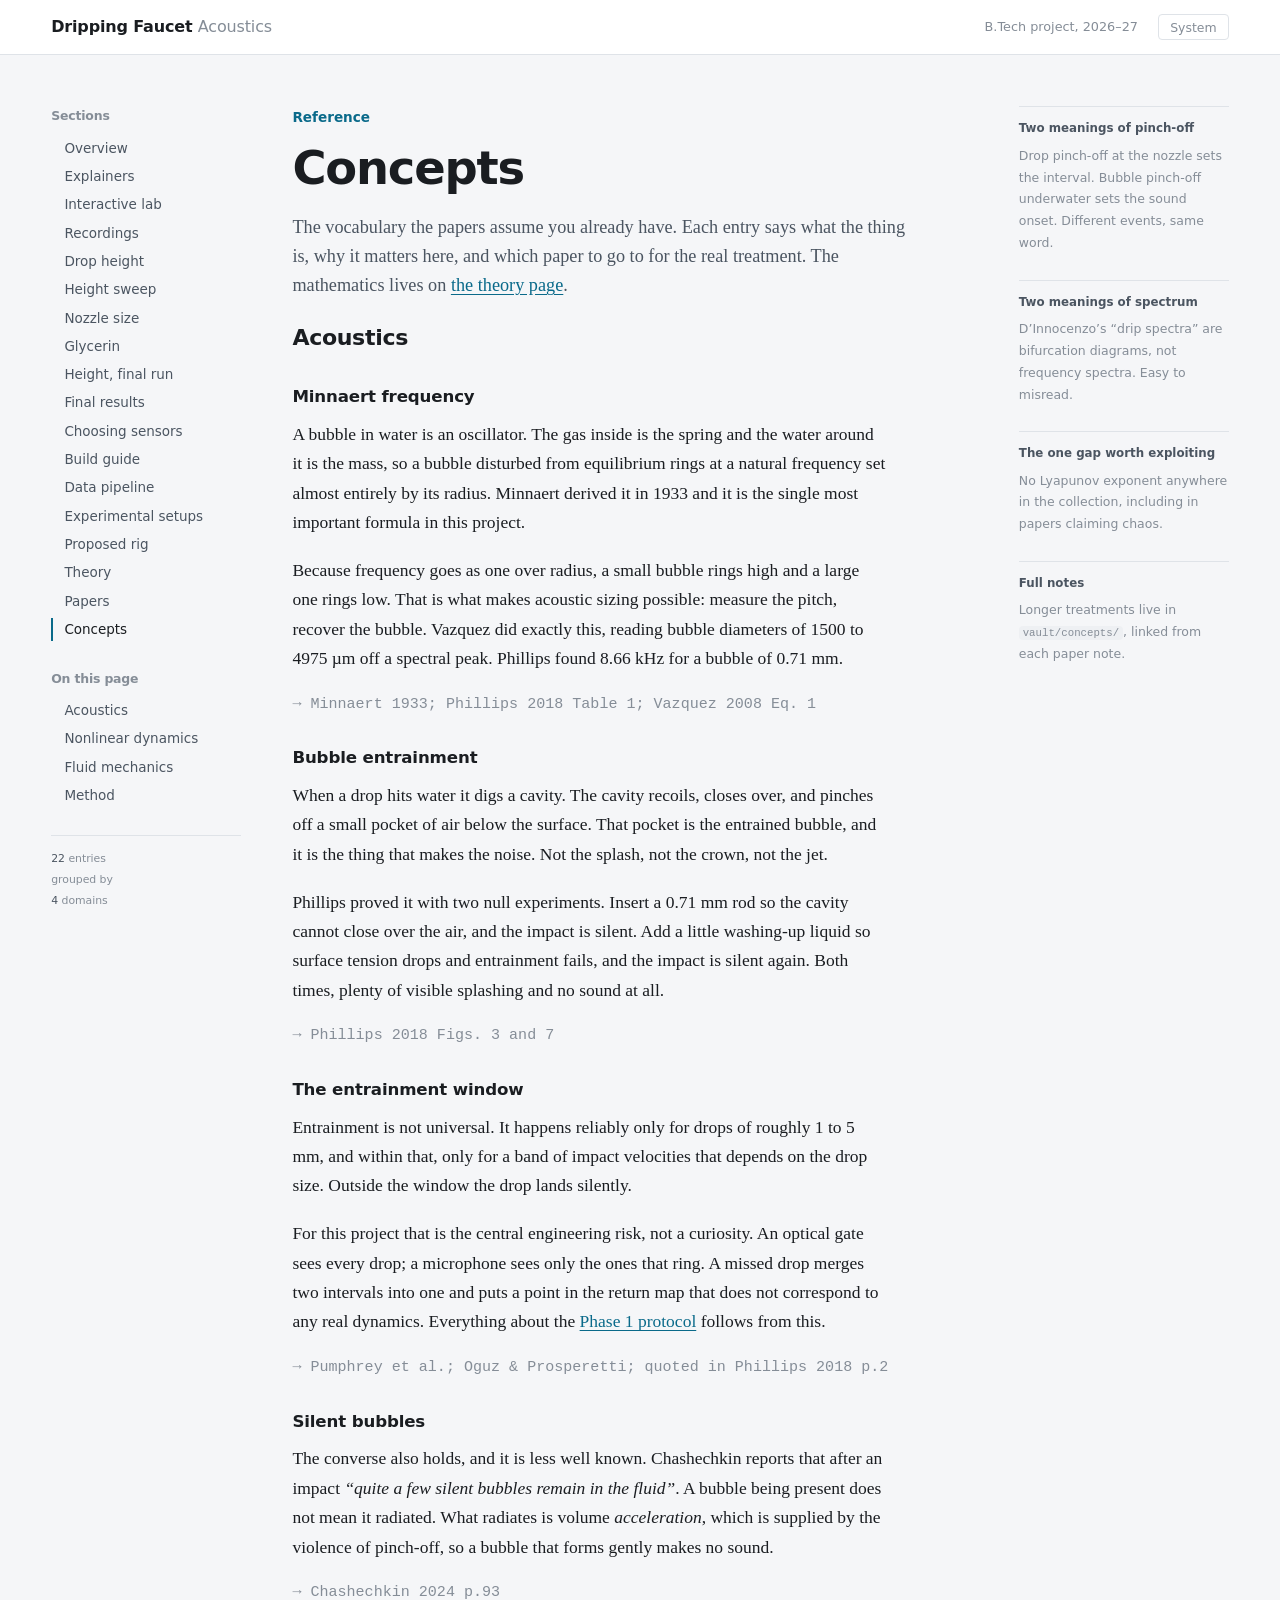
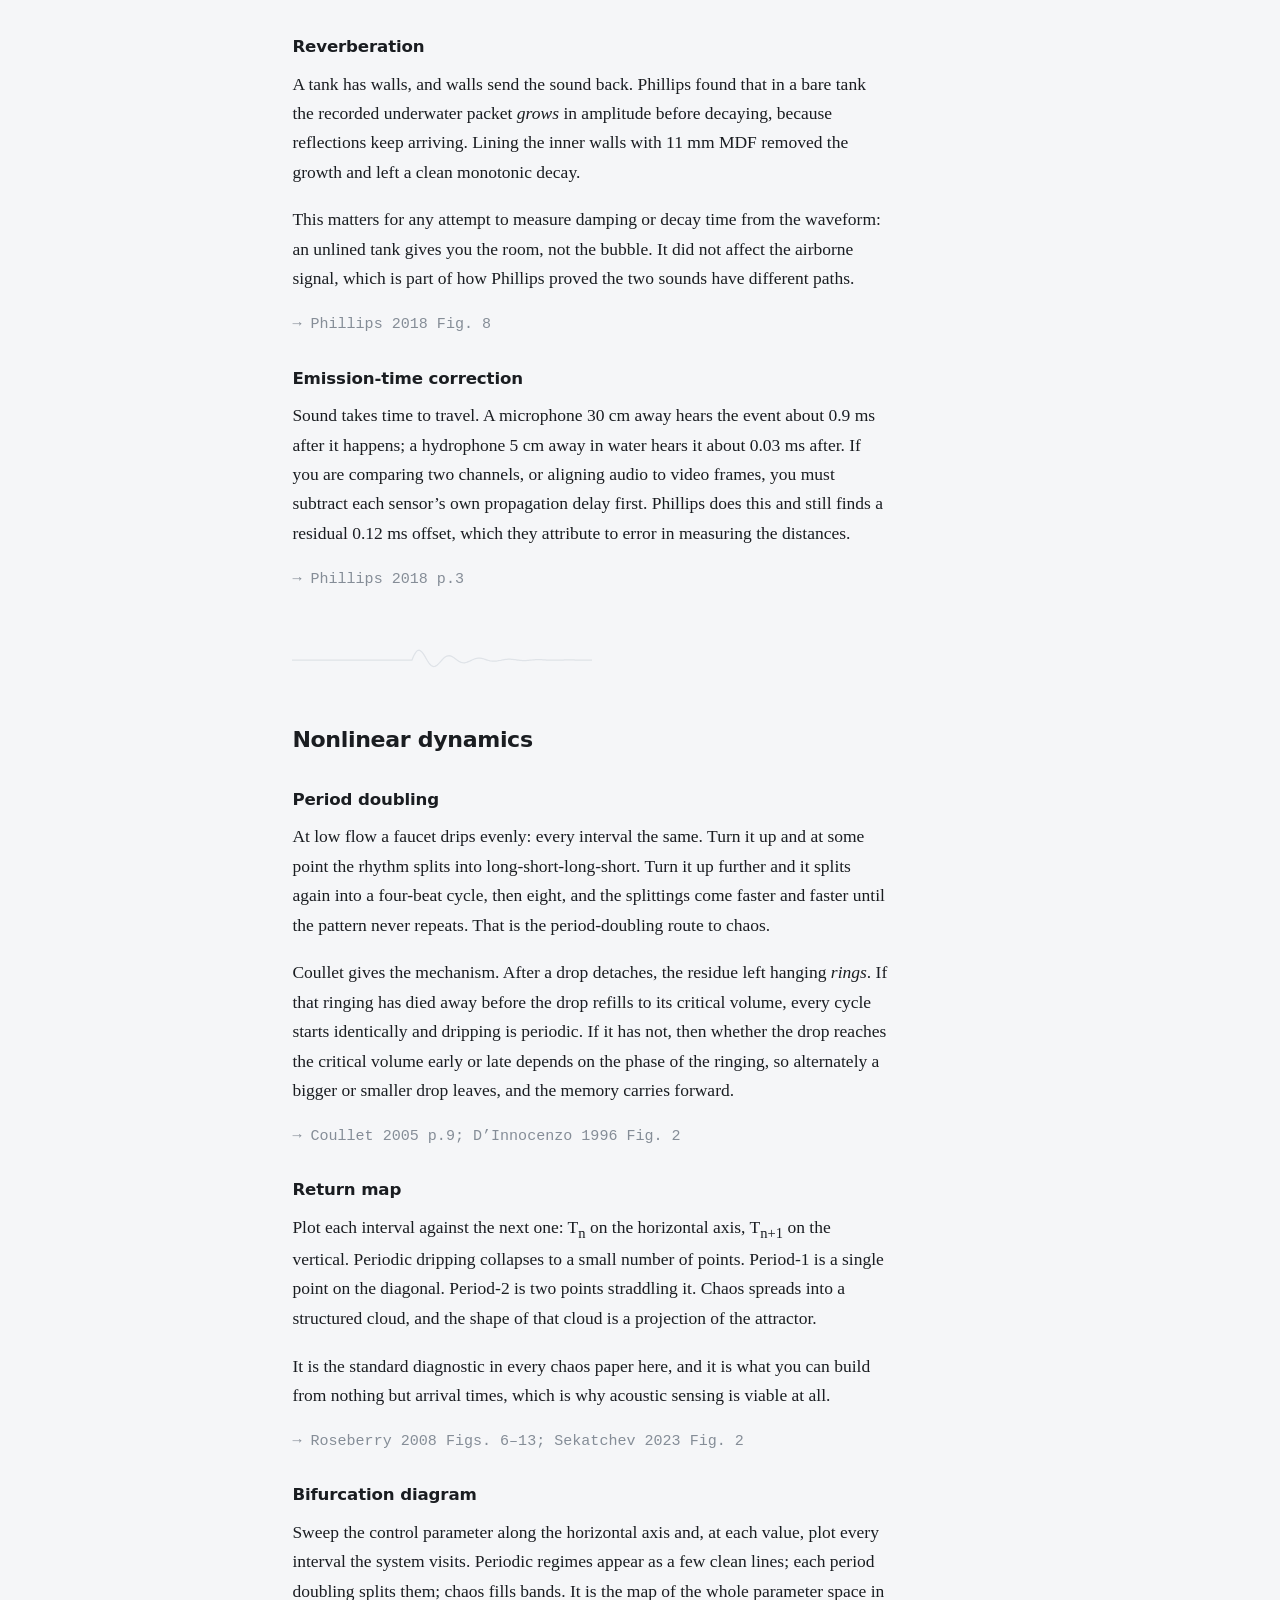
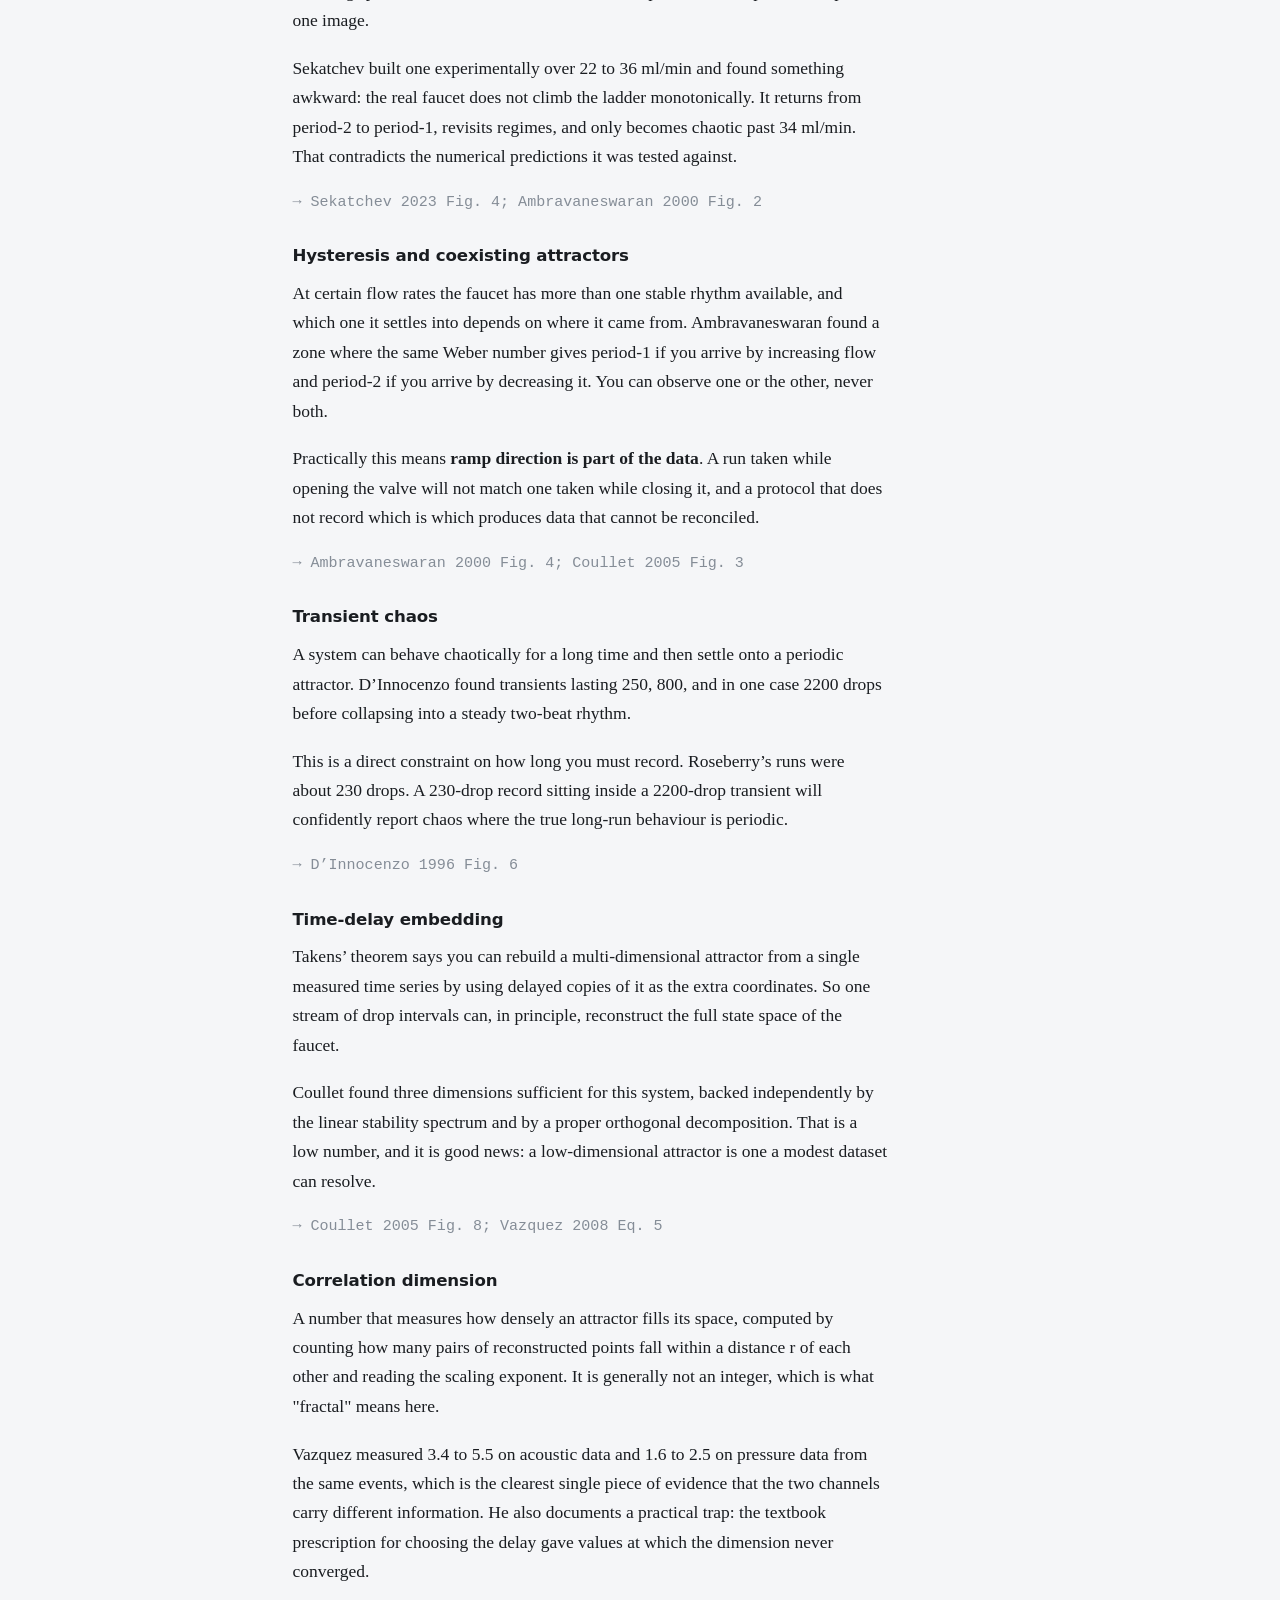
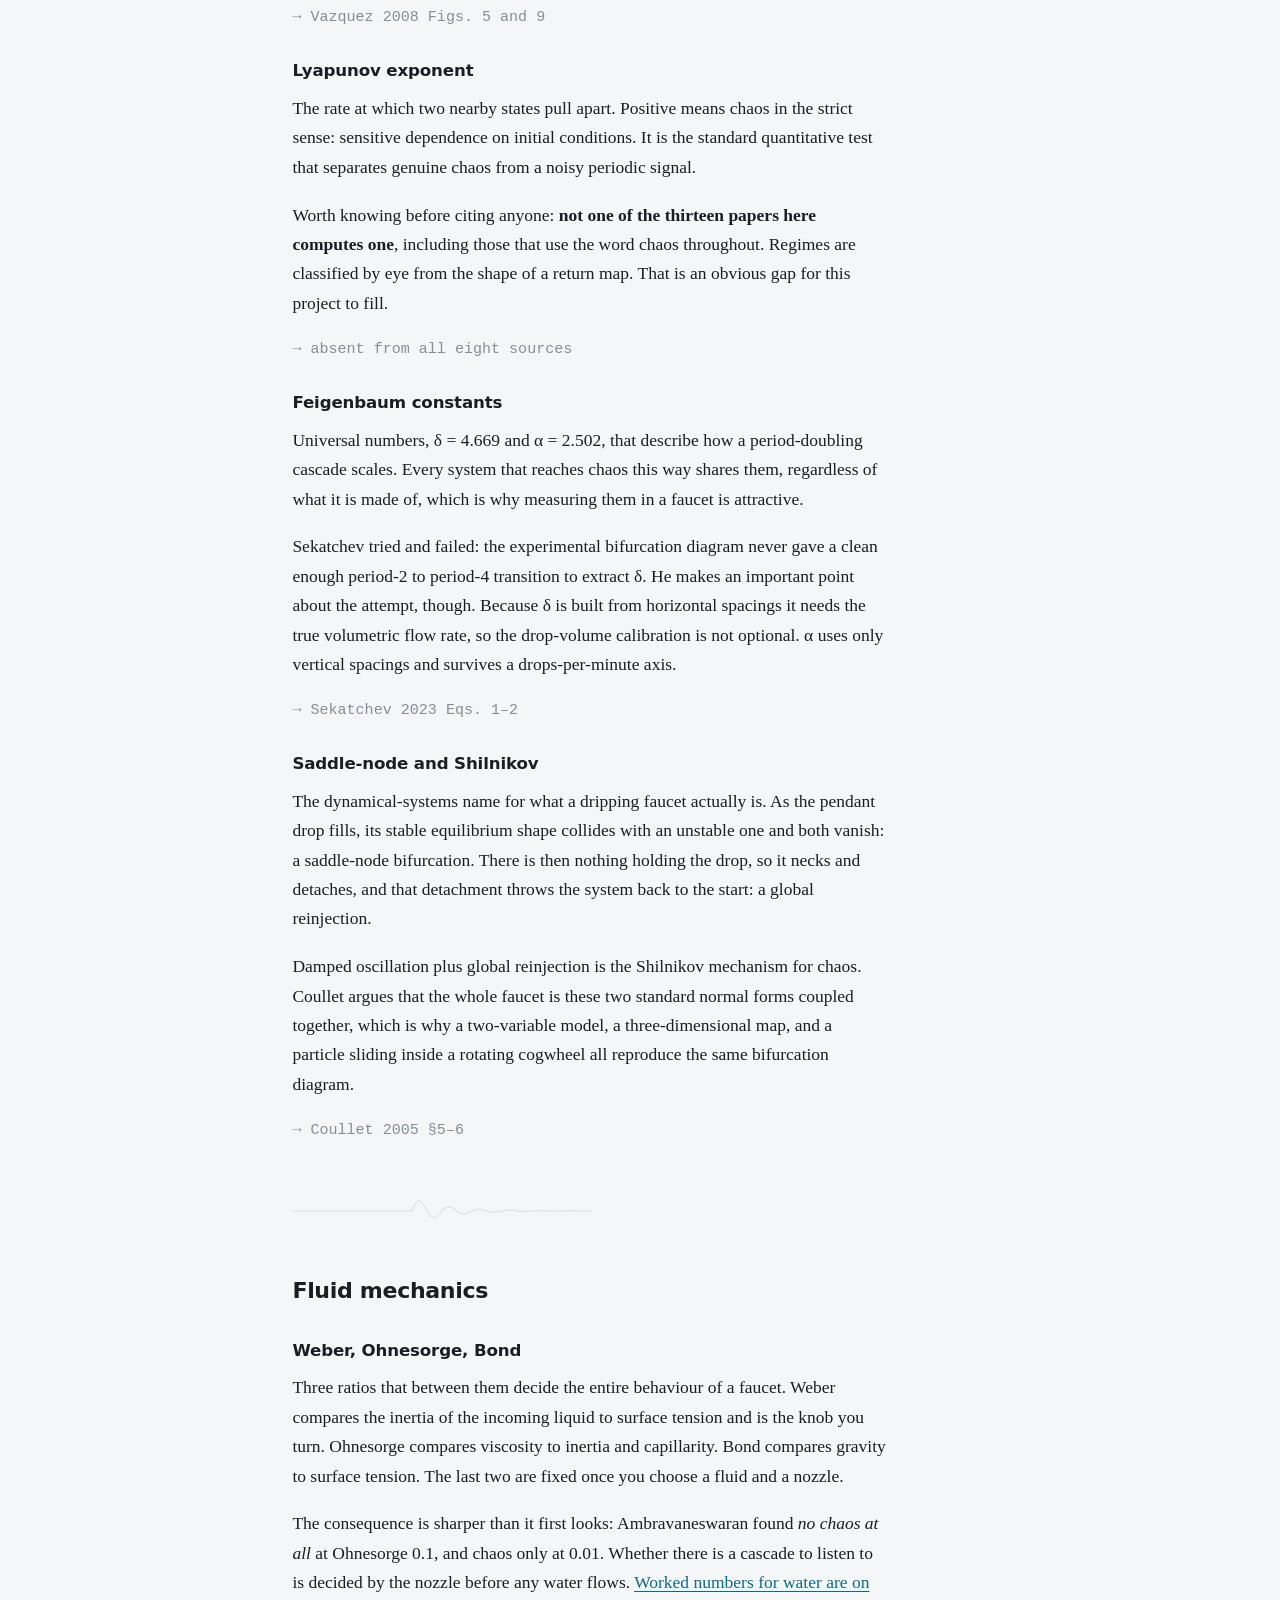
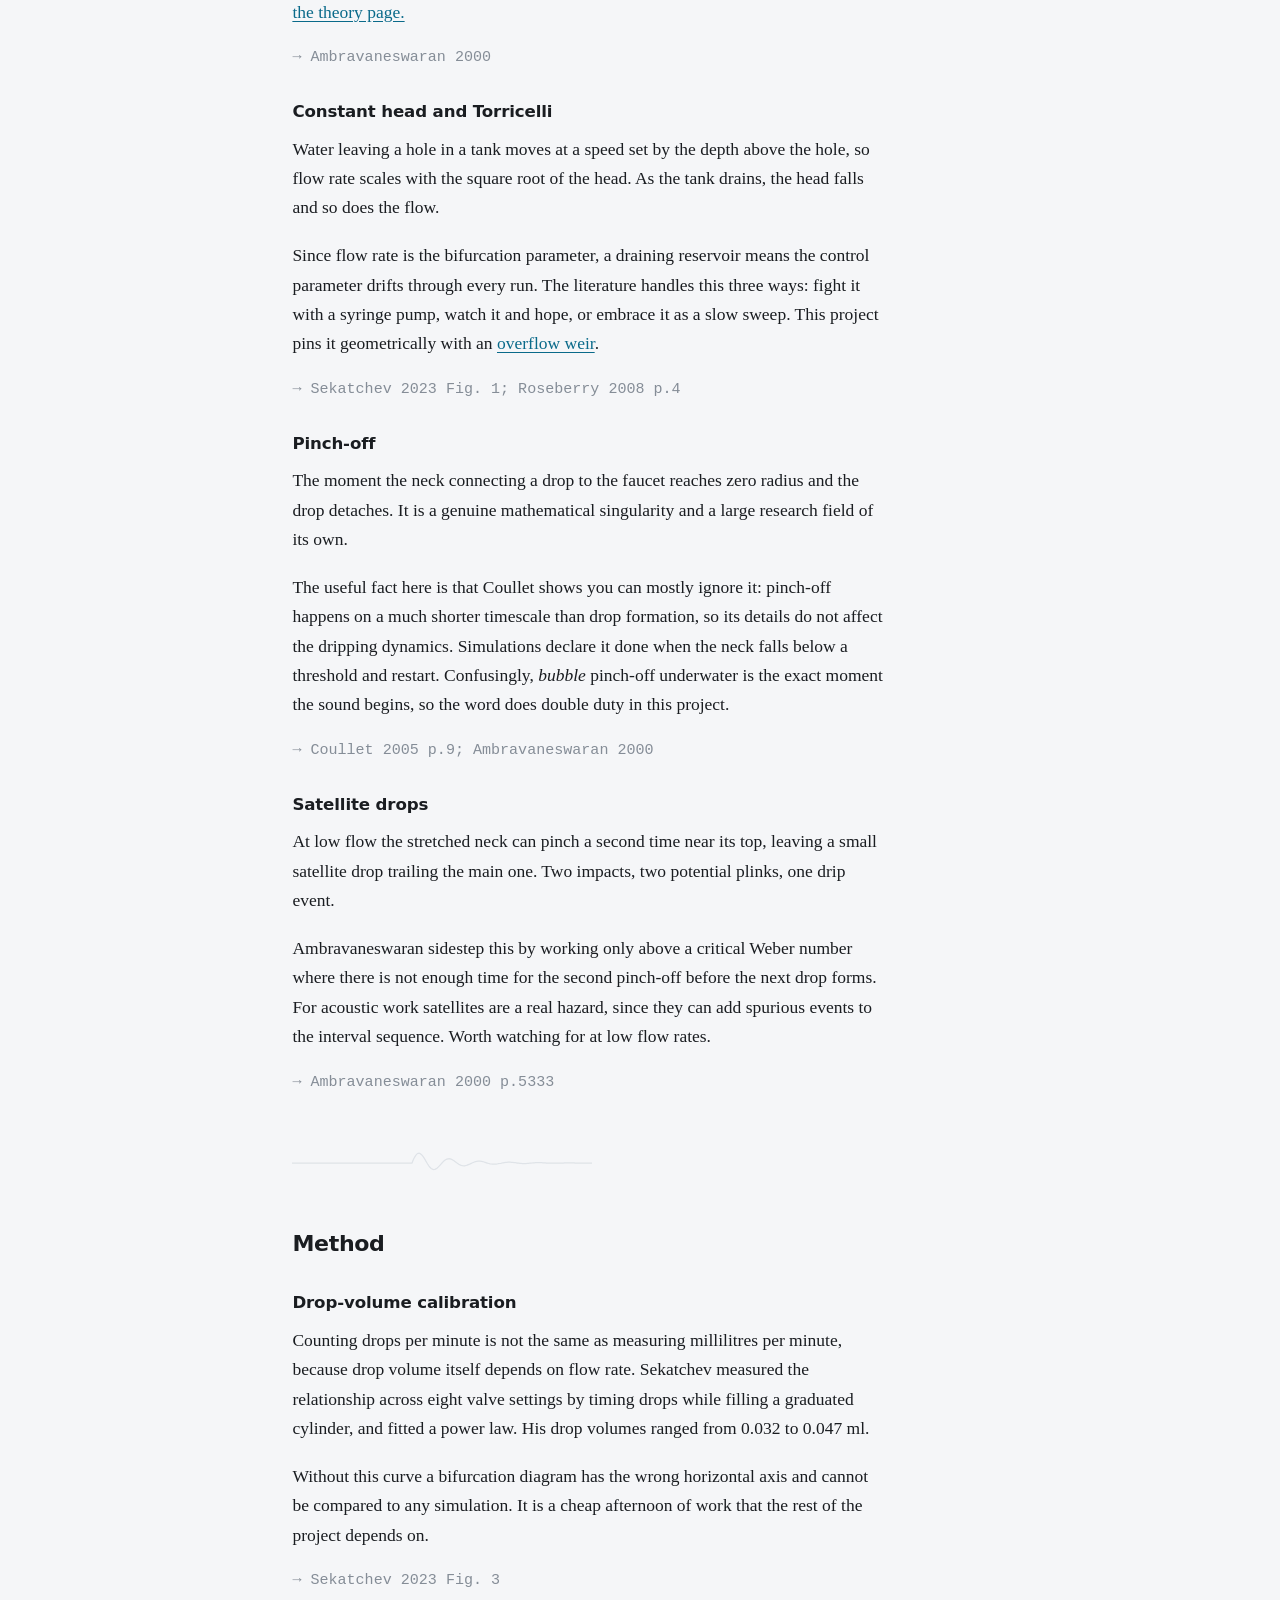
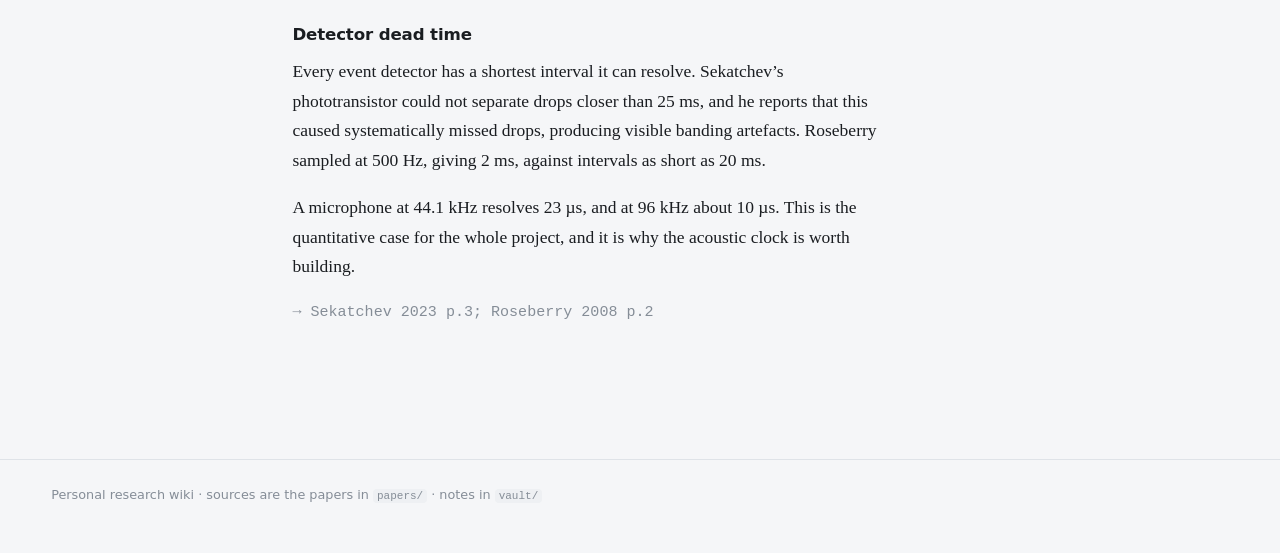
<file: site/concepts.html>
<!doctype html>
<html lang="en">
<head>
<meta charset="utf-8">
<meta name="viewport" content="width=device-width, initial-scale=1">
<title>Concepts</title>
<link rel="stylesheet" href="style.css">
<script src="theme.js"></script>
</head>
<body>

<svg width="0" height="0" style="position:absolute" aria-hidden="true"><defs>
  <path id="plink-path" d="M0 20 H120 L120.0 20.0 121.2 17.1 122.4 14.6 123.6 12.6 124.8 11.1 126.0 10.3 127.2 10.2 128.4 10.7 129.6 11.7 130.8 13.2 132.0 14.9 133.2 16.9 134.4 19.0 135.6 21.0 136.8 22.8 138.0 24.3 139.2 25.4 140.4 26.2 141.6 26.5 142.8 26.4 144.0 25.9 145.2 25.0 146.4 23.9 147.6 22.7 148.8 21.3 150.0 20.0 151.2 18.7 152.4 17.6 153.6 16.8 154.8 16.1 156.0 15.8 157.2 15.7 158.4 15.9 159.6 16.4 160.8 17.0 162.0 17.8 163.2 18.7 164.4 19.6 165.6 20.4 166.8 21.2 168.0 21.9 169.2 22.4 170.4 22.7 171.6 22.8 172.8 22.8 174.0 22.5 175.2 22.2 176.4 21.7 177.6 21.2 178.8 20.6 180.0 20.0 181.2 19.5 182.4 19.0 183.6 18.6 184.8 18.3 186.0 18.2 187.2 18.1 188.4 18.2 189.6 18.4 190.8 18.7 192.0 19.0 193.2 19.4 194.4 19.8 195.6 20.2 196.8 20.5 198.0 20.8 199.2 21.0 200.4 21.2 201.6 21.2 202.8 21.2 204.0 21.1 205.2 21.0 206.4 20.7 207.6 20.5 208.8 20.3 210.0 20.0 211.2 19.8 212.4 19.6 213.6 19.4 214.8 19.3 216.0 19.2 217.2 19.2 218.4 19.2 219.6 19.3 220.8 19.4 222.0 19.6 223.2 19.7 224.4 19.9 225.6 20.1 226.8 20.2 228.0 20.4 229.2 20.4 230.4 20.5 231.6 20.5 232.8 20.5 234.0 20.5 235.2 20.4 236.4 20.3 237.6 20.2 238.8 20.1 240.0 20.0 241.2 19.9 242.4 19.8 243.6 19.7 244.8 19.7 246.0 19.7 247.2 19.7 248.4 19.7 249.6 19.7 250.8 19.8 252.0 19.8 253.2 19.9 254.4 20.0 255.6 20.0 256.8 20.1 258.0 20.2 259.2 20.2 260.4 20.2 261.6 20.2 262.8 20.2 264.0 20.2 265.2 20.2 266.4 20.1 267.6 20.1 268.8 20.0 270.0 20.0 271.2 20.0 272.4 19.9 273.6 19.9 274.8 19.9 276.0 19.9 277.2 19.8 278.4 19.9 279.6 19.9 280.8 19.9 282.0 19.9 283.2 20.0 284.4 20.0 285.6 20.0 286.8 20.0 288.0 20.1 289.2 20.1 290.4 20.1 291.6 20.1 292.8 20.1 294.0 20.1 295.2 20.1 296.4 20.1 297.6 20.0 298.8 20.0 300.0 20.0"/>
</defs></svg>

<header class="masthead">
  <a class="wordmark" href="index.html">Dripping&nbsp;Faucet <span>Acoustics</span></a>
  <span class="masthead-meta">B.Tech project, 2026&ndash;27</span>
  <button id="themeBtn" class="themetoggle" type="button">System</button>
</header>

<div class="shell">

  <nav class="sidenav">
    <h2>Sections</h2>
    <ul>
      <li><a href="index.html">Overview</a></li>
      <li><a href="explainers.html">Explainers</a></li>
      <li><a href="lab.html">Interactive lab</a></li>
      <li><a href="recording.html">Recordings</a></li>
      <li><a href="heights.html">Drop height</a></li>
      <li><a href="heights.html?set=sweep">Height sweep</a></li>
      <li><a href="heights.html?set=nozzle">Nozzle size</a></li>
      <li><a href="heights.html?set=glycerin">Glycerin</a></li>
      <li><a href="heights.html?set=heights3">Height, final run</a></li>
      <li><a href="final.html">Final results</a></li>
      <li><a href="sensors.html">Choosing sensors</a></li>
      <li><a href="build.html">Build guide</a></li>
      <li><a href="pipeline.html">Data pipeline</a></li>
      <li><a href="setups.html">Experimental setups</a></li>
      <li><a href="rig.html">Proposed rig</a></li>
      <li><a href="theory.html">Theory</a></li>
      <li><a href="papers.html">Papers</a></li>
      <li><a href="concepts.html" aria-current="page">Concepts</a></li>
    </ul>
    <h2>On this page</h2>
    <ul>
      <li><a href="#acoustics">Acoustics</a></li>
      <li><a href="#dynamics">Nonlinear dynamics</a></li>
      <li><a href="#fluids">Fluid mechanics</a></li>
      <li><a href="#method">Method</a></li>
    </ul>
    <div class="tally">
      <b>22</b> entries<br>
      grouped by<br>
      <b>4</b> domains
    </div>
  </nav>

  <main>
    <p class="eyebrow">Reference</p>
    <h1>Concepts</h1>
    <p class="lede">The vocabulary the papers assume you already have. Each entry says what the
    thing is, why it matters here, and which paper to go to for the real treatment. The
    mathematics lives on <a href="theory.html">the theory page</a>.</p>

    <h2 id="acoustics">Acoustics</h2>

    <h3>Minnaert frequency</h3>
    <p>A bubble in water is an oscillator. The gas inside is the spring and the water around it is
    the mass, so a bubble disturbed from equilibrium rings at a natural frequency set almost
    entirely by its radius. Minnaert derived it in 1933 and it is the single most important
    formula in this project.</p>
    <p>Because frequency goes as one over radius, a small bubble rings high and a large one rings
    low. That is what makes acoustic sizing possible: measure the pitch, recover the bubble.
    Vazquez did exactly this, reading bubble diameters of 1500 to 4975 &micro;m off a spectral
    peak. Phillips found 8.66 kHz for a bubble of 0.71 mm.</p>
    <p class="num" style="color:var(--ink-3)">&rarr; Minnaert 1933; Phillips 2018 Table 1; Vazquez 2008 Eq. 1</p>

    <h3>Bubble entrainment</h3>
    <p>When a drop hits water it digs a cavity. The cavity recoils, closes over, and pinches off a
    small pocket of air below the surface. That pocket is the entrained bubble, and it is the
    thing that makes the noise. Not the splash, not the crown, not the jet.</p>
    <p>Phillips proved it with two null experiments. Insert a 0.71 mm rod so the cavity cannot
    close over the air, and the impact is silent. Add a little washing-up liquid so surface
    tension drops and entrainment fails, and the impact is silent again. Both times, plenty of
    visible splashing and no sound at all.</p>
    <p class="num" style="color:var(--ink-3)">&rarr; Phillips 2018 Figs. 3 and 7</p>

    <h3>The entrainment window</h3>
    <p>Entrainment is not universal. It happens reliably only for drops of roughly 1 to 5 mm, and
    within that, only for a band of impact velocities that depends on the drop size. Outside the
    window the drop lands silently.</p>
    <p>For this project that is the central engineering risk, not a curiosity. An optical gate
    sees every drop; a microphone sees only the ones that ring. A missed drop merges two intervals
    into one and puts a point in the return map that does not correspond to any real dynamics.
    Everything about the <a href="rig.html#protocol">Phase 1 protocol</a> follows from this.</p>
    <p class="num" style="color:var(--ink-3)">&rarr; Pumphrey et al.; Oguz &amp; Prosperetti; quoted in Phillips 2018 p.2</p>

    <h3>Silent bubbles</h3>
    <p>The converse also holds, and it is less well known. Chashechkin reports that after an
    impact <em>&ldquo;quite a few silent bubbles remain in the fluid&rdquo;</em>. A bubble being
    present does not mean it radiated. What radiates is volume <em>acceleration</em>, which is
    supplied by the violence of pinch-off, so a bubble that forms gently makes no sound.</p>
    <p class="num" style="color:var(--ink-3)">&rarr; Chashechkin 2024 p.93</p>

    <h3>Reverberation</h3>
    <p>A tank has walls, and walls send the sound back. Phillips found that in a bare tank the
    recorded underwater packet <em>grows</em> in amplitude before decaying, because reflections
    keep arriving. Lining the inner walls with 11 mm MDF removed the growth and left a clean
    monotonic decay.</p>
    <p>This matters for any attempt to measure damping or decay time from the waveform: an
    unlined tank gives you the room, not the bubble. It did not affect the airborne signal, which
    is part of how Phillips proved the two sounds have different paths.</p>
    <p class="num" style="color:var(--ink-3)">&rarr; Phillips 2018 Fig. 8</p>

    <h3>Emission-time correction</h3>
    <p>Sound takes time to travel. A microphone 30 cm away hears the event about 0.9 ms after it
    happens; a hydrophone 5 cm away in water hears it about 0.03 ms after. If you are comparing
    two channels, or aligning audio to video frames, you must subtract each sensor&rsquo;s own
    propagation delay first. Phillips does this and still finds a residual 0.12 ms offset, which
    they attribute to error in measuring the distances.</p>
    <p class="num" style="color:var(--ink-3)">&rarr; Phillips 2018 p.3</p>

    <svg class="plink" viewBox="0 0 300 40" aria-hidden="true"><use href="#plink-path"/></svg>

    <h2 id="dynamics">Nonlinear dynamics</h2>

    <h3>Period doubling</h3>
    <p>At low flow a faucet drips evenly: every interval the same. Turn it up and at some point the
    rhythm splits into long-short-long-short. Turn it up further and it splits again into a
    four-beat cycle, then eight, and the splittings come faster and faster until the pattern never
    repeats. That is the period-doubling route to chaos.</p>
    <p>Coullet gives the mechanism. After a drop detaches, the residue left hanging <em>rings</em>.
    If that ringing has died away before the drop refills to its critical volume, every cycle
    starts identically and dripping is periodic. If it has not, then whether the drop reaches the
    critical volume early or late depends on the phase of the ringing, so alternately a bigger or
    smaller drop leaves, and the memory carries forward.</p>
    <p class="num" style="color:var(--ink-3)">&rarr; Coullet 2005 p.9; D&rsquo;Innocenzo 1996 Fig. 2</p>

    <h3>Return map</h3>
    <p>Plot each interval against the next one: T<sub>n</sub> on the horizontal axis,
    T<sub>n+1</sub> on the vertical. Periodic dripping collapses to a small number of points.
    Period-1 is a single point on the diagonal. Period-2 is two points straddling it. Chaos
    spreads into a structured cloud, and the shape of that cloud is a projection of the
    attractor.</p>
    <p>It is the standard diagnostic in every chaos paper here, and it is what you can build from
    nothing but arrival times, which is why acoustic sensing is viable at all.</p>
    <p class="num" style="color:var(--ink-3)">&rarr; Roseberry 2008 Figs. 6&ndash;13; Sekatchev 2023 Fig. 2</p>

    <h3>Bifurcation diagram</h3>
    <p>Sweep the control parameter along the horizontal axis and, at each value, plot every
    interval the system visits. Periodic regimes appear as a few clean lines; each period doubling
    splits them; chaos fills bands. It is the map of the whole parameter space in one image.</p>
    <p>Sekatchev built one experimentally over 22 to 36 ml/min and found something awkward: the
    real faucet does not climb the ladder monotonically. It returns from period-2 to period-1,
    revisits regimes, and only becomes chaotic past 34 ml/min. That contradicts the numerical
    predictions it was tested against.</p>
    <p class="num" style="color:var(--ink-3)">&rarr; Sekatchev 2023 Fig. 4; Ambravaneswaran 2000 Fig. 2</p>

    <h3>Hysteresis and coexisting attractors</h3>
    <p>At certain flow rates the faucet has more than one stable rhythm available, and which one
    it settles into depends on where it came from. Ambravaneswaran found a zone where the same
    Weber number gives period-1 if you arrive by increasing flow and period-2 if you arrive by
    decreasing it. You can observe one or the other, never both.</p>
    <p>Practically this means <strong>ramp direction is part of the data</strong>. A run taken
    while opening the valve will not match one taken while closing it, and a protocol that does
    not record which is which produces data that cannot be reconciled.</p>
    <p class="num" style="color:var(--ink-3)">&rarr; Ambravaneswaran 2000 Fig. 4; Coullet 2005 Fig. 3</p>

    <h3>Transient chaos</h3>
    <p>A system can behave chaotically for a long time and then settle onto a periodic attractor.
    D&rsquo;Innocenzo found transients lasting 250, 800, and in one case 2200 drops before
    collapsing into a steady two-beat rhythm.</p>
    <p>This is a direct constraint on how long you must record. Roseberry&rsquo;s runs were about
    230 drops. A 230-drop record sitting inside a 2200-drop transient will confidently report
    chaos where the true long-run behaviour is periodic.</p>
    <p class="num" style="color:var(--ink-3)">&rarr; D&rsquo;Innocenzo 1996 Fig. 6</p>

    <h3>Time-delay embedding</h3>
    <p>Takens&rsquo; theorem says you can rebuild a multi-dimensional attractor from a single
    measured time series by using delayed copies of it as the extra coordinates. So one stream of
    drop intervals can, in principle, reconstruct the full state space of the faucet.</p>
    <p>Coullet found three dimensions sufficient for this system, backed independently by the
    linear stability spectrum and by a proper orthogonal decomposition. That is a low number, and
    it is good news: a low-dimensional attractor is one a modest dataset can resolve.</p>
    <p class="num" style="color:var(--ink-3)">&rarr; Coullet 2005 Fig. 8; Vazquez 2008 Eq. 5</p>

    <h3>Correlation dimension</h3>
    <p>A number that measures how densely an attractor fills its space, computed by counting how
    many pairs of reconstructed points fall within a distance r of each other and reading the
    scaling exponent. It is generally not an integer, which is what "fractal" means here.</p>
    <p>Vazquez measured 3.4 to 5.5 on acoustic data and 1.6 to 2.5 on pressure data from the same
    events, which is the clearest single piece of evidence that the two channels carry different
    information. He also documents a practical trap: the textbook prescription for choosing the
    delay gave values at which the dimension never converged.</p>
    <p class="num" style="color:var(--ink-3)">&rarr; Vazquez 2008 Figs. 5 and 9</p>

    <h3>Lyapunov exponent</h3>
    <p>The rate at which two nearby states pull apart. Positive means chaos in the strict sense:
    sensitive dependence on initial conditions. It is the standard quantitative test that
    separates genuine chaos from a noisy periodic signal.</p>
    <p>Worth knowing before citing anyone: <strong>not one of the thirteen papers here computes
    one</strong>, including those that use the word chaos throughout. Regimes are classified by
    eye from the shape of a return map. That is an obvious gap for this project to fill.</p>
    <p class="num" style="color:var(--ink-3)">&rarr; absent from all eight sources</p>

    <h3>Feigenbaum constants</h3>
    <p>Universal numbers, &delta; = 4.669 and &alpha; = 2.502, that describe how a period-doubling
    cascade scales. Every system that reaches chaos this way shares them, regardless of what it is
    made of, which is why measuring them in a faucet is attractive.</p>
    <p>Sekatchev tried and failed: the experimental bifurcation diagram never gave a clean enough
    period-2 to period-4 transition to extract &delta;. He makes an important point about the
    attempt, though. Because &delta; is built from horizontal spacings it needs the true
    volumetric flow rate, so the drop-volume calibration is not optional. &alpha; uses only
    vertical spacings and survives a drops-per-minute axis.</p>
    <p class="num" style="color:var(--ink-3)">&rarr; Sekatchev 2023 Eqs. 1&ndash;2</p>

    <h3>Saddle-node and Shilnikov</h3>
    <p>The dynamical-systems name for what a dripping faucet actually is. As the pendant drop
    fills, its stable equilibrium shape collides with an unstable one and both vanish: a
    saddle-node bifurcation. There is then nothing holding the drop, so it necks and detaches, and
    that detachment throws the system back to the start: a global reinjection.</p>
    <p>Damped oscillation plus global reinjection is the Shilnikov mechanism for chaos. Coullet
    argues that the whole faucet is these two standard normal forms coupled together, which is why
    a two-variable model, a three-dimensional map, and a particle sliding inside a rotating
    cogwheel all reproduce the same bifurcation diagram.</p>
    <p class="num" style="color:var(--ink-3)">&rarr; Coullet 2005 &sect;5&ndash;6</p>

    <svg class="plink" viewBox="0 0 300 40" aria-hidden="true"><use href="#plink-path"/></svg>

    <h2 id="fluids">Fluid mechanics</h2>

    <h3>Weber, Ohnesorge, Bond</h3>
    <p>Three ratios that between them decide the entire behaviour of a faucet. Weber compares the
    inertia of the incoming liquid to surface tension and is the knob you turn. Ohnesorge compares
    viscosity to inertia and capillarity. Bond compares gravity to surface tension. The last two
    are fixed once you choose a fluid and a nozzle.</p>
    <p>The consequence is sharper than it first looks: Ambravaneswaran found <em>no chaos at
    all</em> at Ohnesorge 0.1, and chaos only at 0.01. Whether there is a cascade to listen to is
    decided by the nozzle before any water flows. <a href="theory.html#groups">Worked numbers for
    water are on the theory page.</a></p>
    <p class="num" style="color:var(--ink-3)">&rarr; Ambravaneswaran 2000</p>

    <h3>Constant head and Torricelli</h3>
    <p>Water leaving a hole in a tank moves at a speed set by the depth above the hole, so flow
    rate scales with the square root of the head. As the tank drains, the head falls and so does
    the flow.</p>
    <p>Since flow rate is the bifurcation parameter, a draining reservoir means the control
    parameter drifts through every run. The literature handles this three ways: fight it with a
    syringe pump, watch it and hope, or embrace it as a slow sweep. This project pins it
    geometrically with an <a href="rig.html#why">overflow weir</a>.</p>
    <p class="num" style="color:var(--ink-3)">&rarr; Sekatchev 2023 Fig. 1; Roseberry 2008 p.4</p>

    <h3>Pinch-off</h3>
    <p>The moment the neck connecting a drop to the faucet reaches zero radius and the drop
    detaches. It is a genuine mathematical singularity and a large research field of its own.</p>
    <p>The useful fact here is that Coullet shows you can mostly ignore it: pinch-off happens on a
    much shorter timescale than drop formation, so its details do not affect the dripping
    dynamics. Simulations declare it done when the neck falls below a threshold and restart.
    Confusingly, <em>bubble</em> pinch-off underwater is the exact moment the sound begins, so the
    word does double duty in this project.</p>
    <p class="num" style="color:var(--ink-3)">&rarr; Coullet 2005 p.9; Ambravaneswaran 2000</p>

    <h3>Satellite drops</h3>
    <p>At low flow the stretched neck can pinch a second time near its top, leaving a small
    satellite drop trailing the main one. Two impacts, two potential plinks, one drip event.</p>
    <p>Ambravaneswaran sidestep this by working only above a critical Weber number where there is
    not enough time for the second pinch-off before the next drop forms. For acoustic work
    satellites are a real hazard, since they can add spurious events to the interval sequence.
    Worth watching for at low flow rates.</p>
    <p class="num" style="color:var(--ink-3)">&rarr; Ambravaneswaran 2000 p.5333</p>

    <svg class="plink" viewBox="0 0 300 40" aria-hidden="true"><use href="#plink-path"/></svg>

    <h2 id="method">Method</h2>

    <h3>Drop-volume calibration</h3>
    <p>Counting drops per minute is not the same as measuring millilitres per minute, because drop
    volume itself depends on flow rate. Sekatchev measured the relationship across eight valve
    settings by timing drops while filling a graduated cylinder, and fitted a power law. His drop
    volumes ranged from 0.032 to 0.047 ml.</p>
    <p>Without this curve a bifurcation diagram has the wrong horizontal axis and cannot be
    compared to any simulation. It is a cheap afternoon of work that the rest of the project
    depends on.</p>
    <p class="num" style="color:var(--ink-3)">&rarr; Sekatchev 2023 Fig. 3</p>

    <h3>Detector dead time</h3>
    <p>Every event detector has a shortest interval it can resolve. Sekatchev&rsquo;s
    phototransistor could not separate drops closer than 25 ms, and he reports that this caused
    systematically missed drops, producing visible banding artefacts. Roseberry sampled at 500 Hz,
    giving 2 ms, against intervals as short as 20 ms.</p>
    <p>A microphone at 44.1 kHz resolves 23 &micro;s, and at 96 kHz about 10 &micro;s. This is the
    quantitative case for the whole project, and it is why the acoustic clock is worth
    building.</p>
    <p class="num" style="color:var(--ink-3)">&rarr; Sekatchev 2023 p.3; Roseberry 2008 p.2</p>
  </main>

  <aside class="rail">
    <div class="note">
      <b>Two meanings of pinch-off</b>
      Drop pinch-off at the nozzle sets the interval. Bubble pinch-off underwater sets the sound
      onset. Different events, same word.
    </div>
    <div class="note">
      <b>Two meanings of spectrum</b>
      D&rsquo;Innocenzo&rsquo;s &ldquo;drip spectra&rdquo; are bifurcation diagrams, not frequency
      spectra. Easy to misread.
    </div>
    <div class="note">
      <b>The one gap worth exploiting</b>
      No Lyapunov exponent anywhere in the collection, including in papers claiming chaos.
    </div>
    <div class="note">
      <b>Full notes</b>
      Longer treatments live in <code>vault/concepts/</code>, linked from each paper note.
    </div>
  </aside>

</div>

<footer class="foot">
  Personal research wiki &middot; sources are the papers in <code>papers/</code> &middot;
  notes in <code>vault/</code>
</footer>

</body>
</html>
</file>
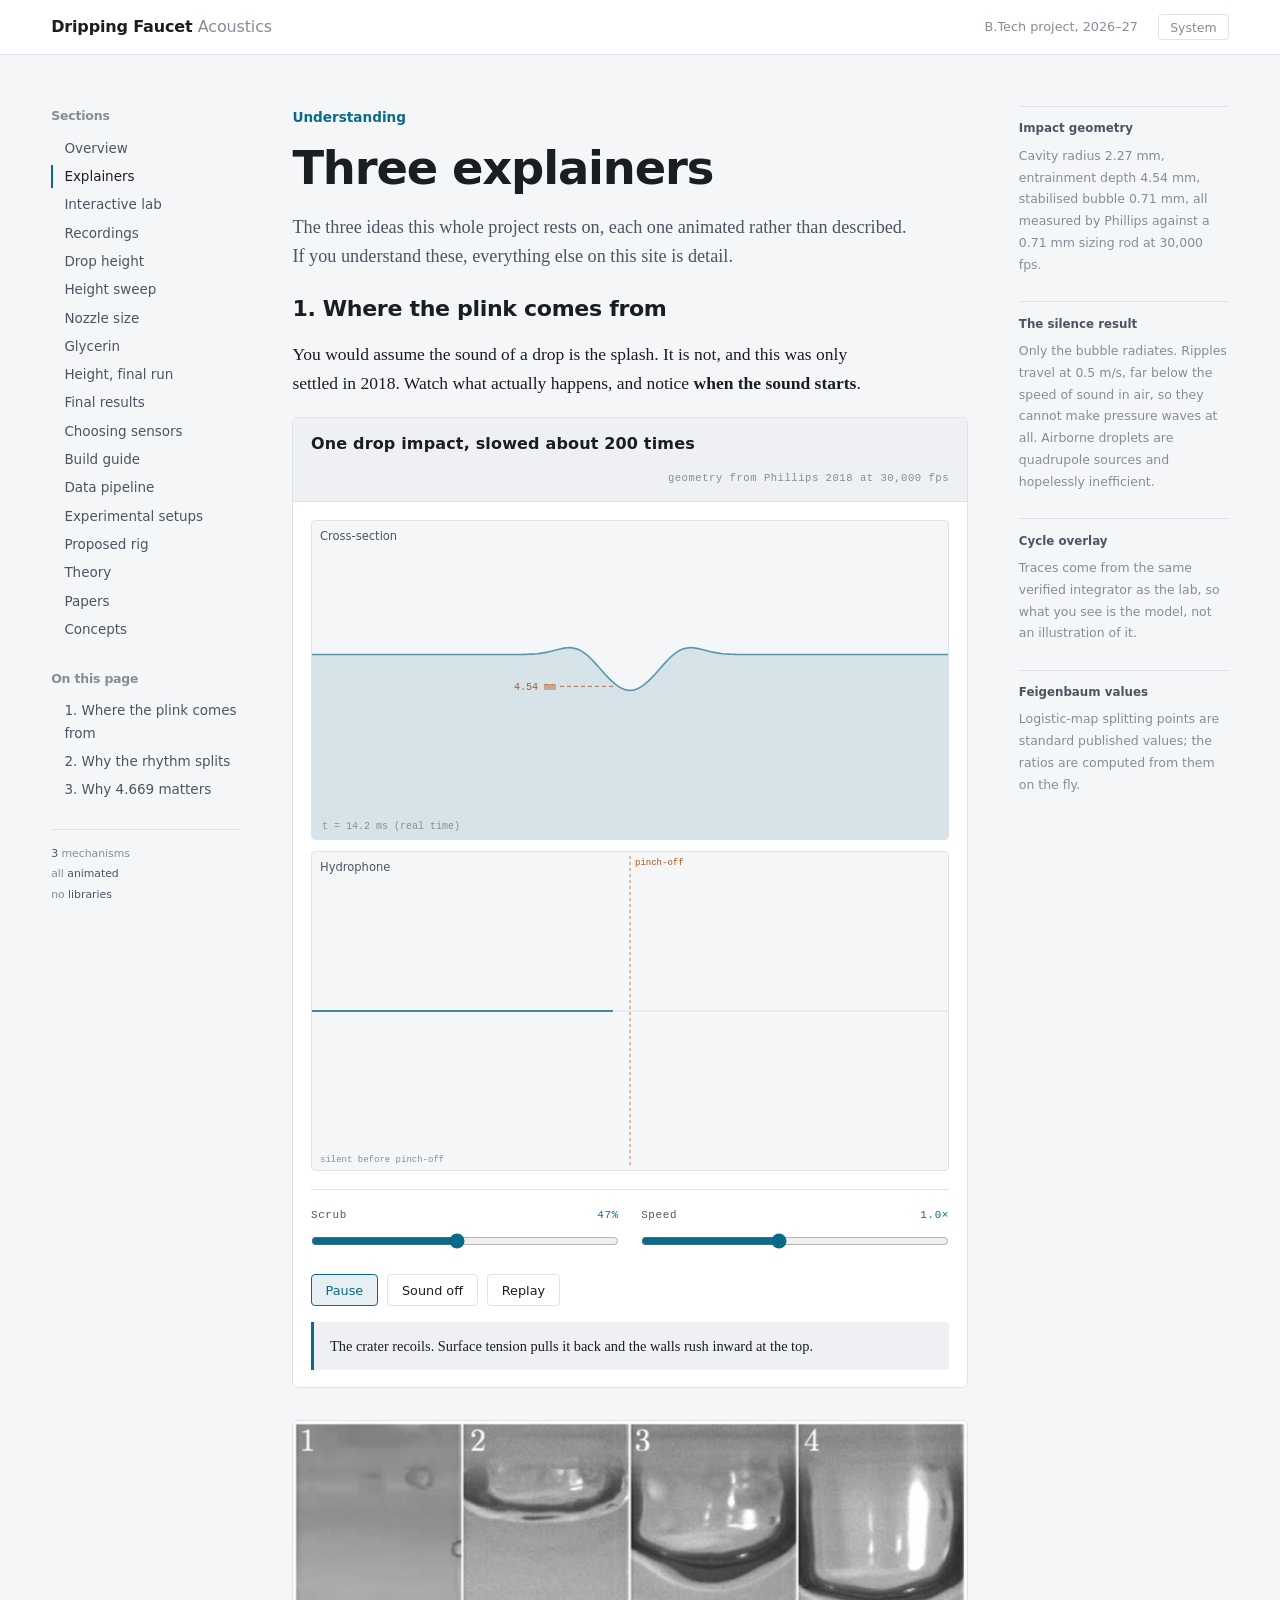
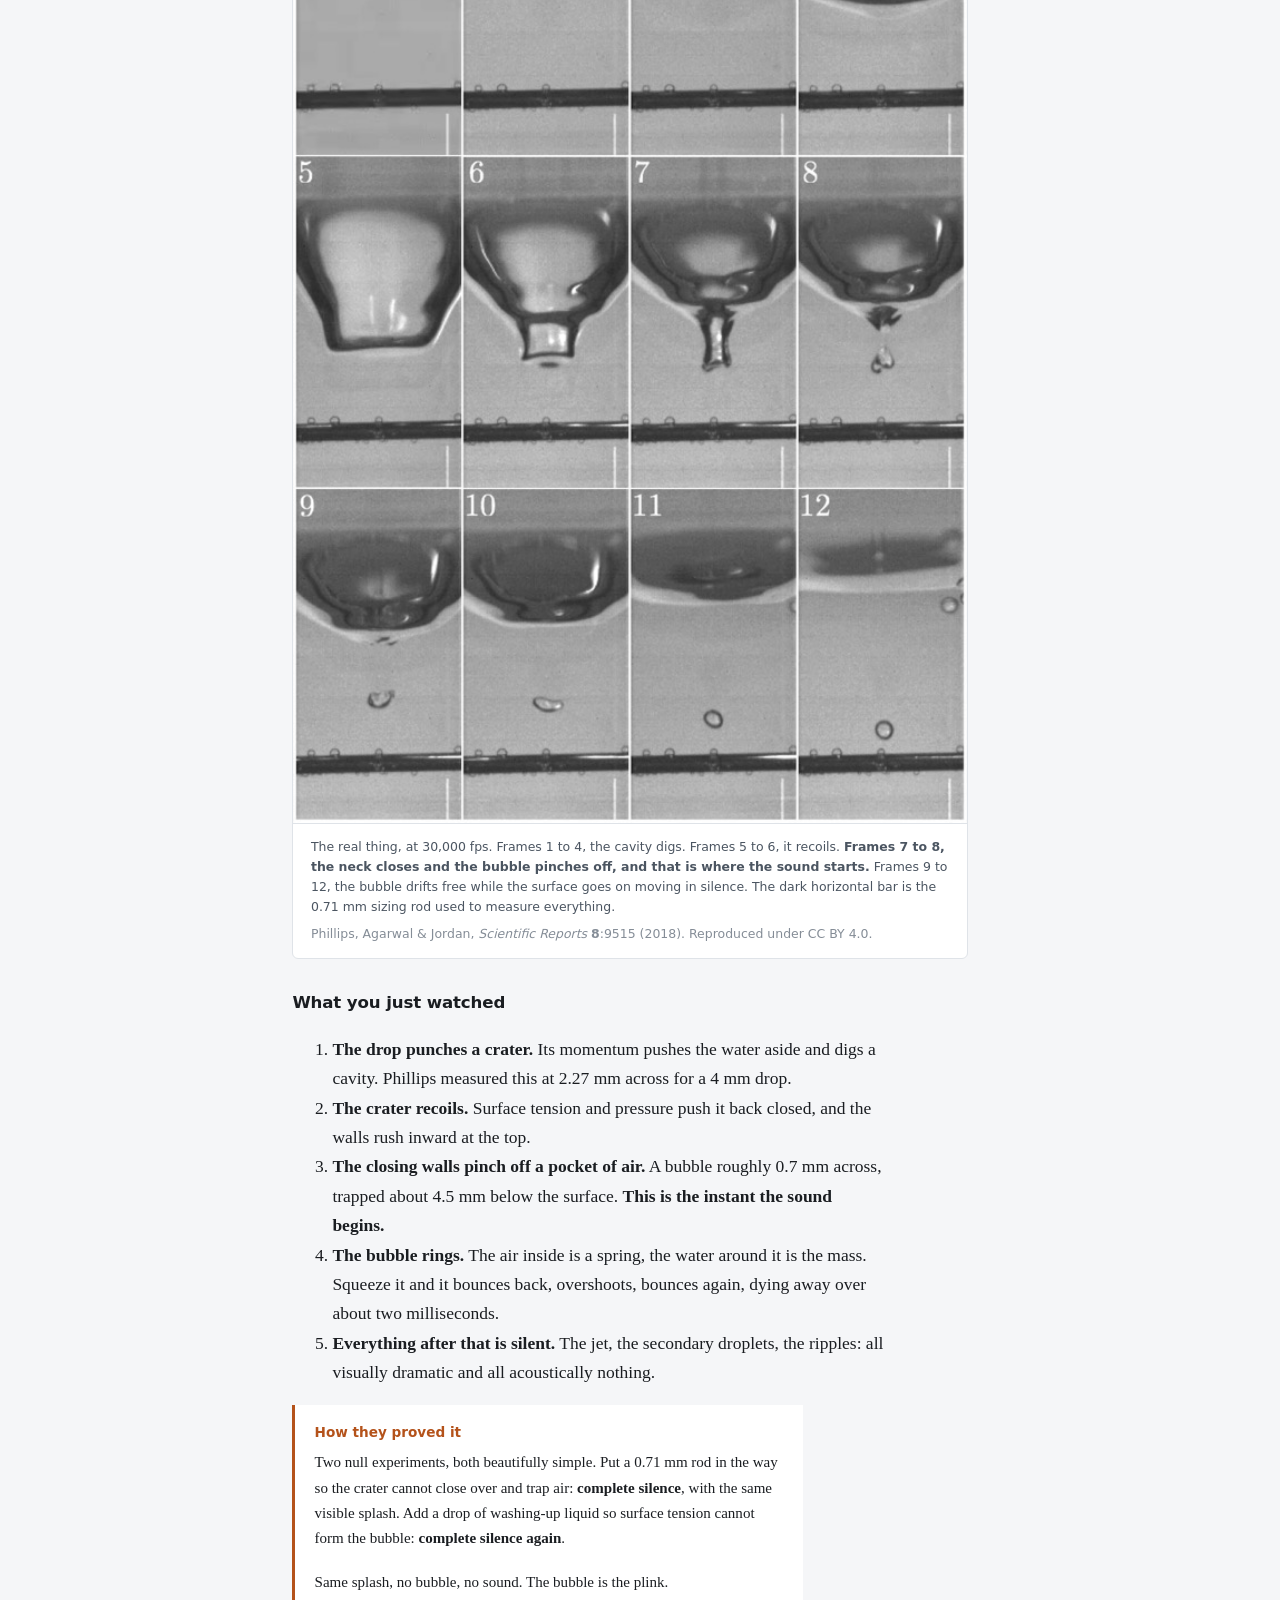
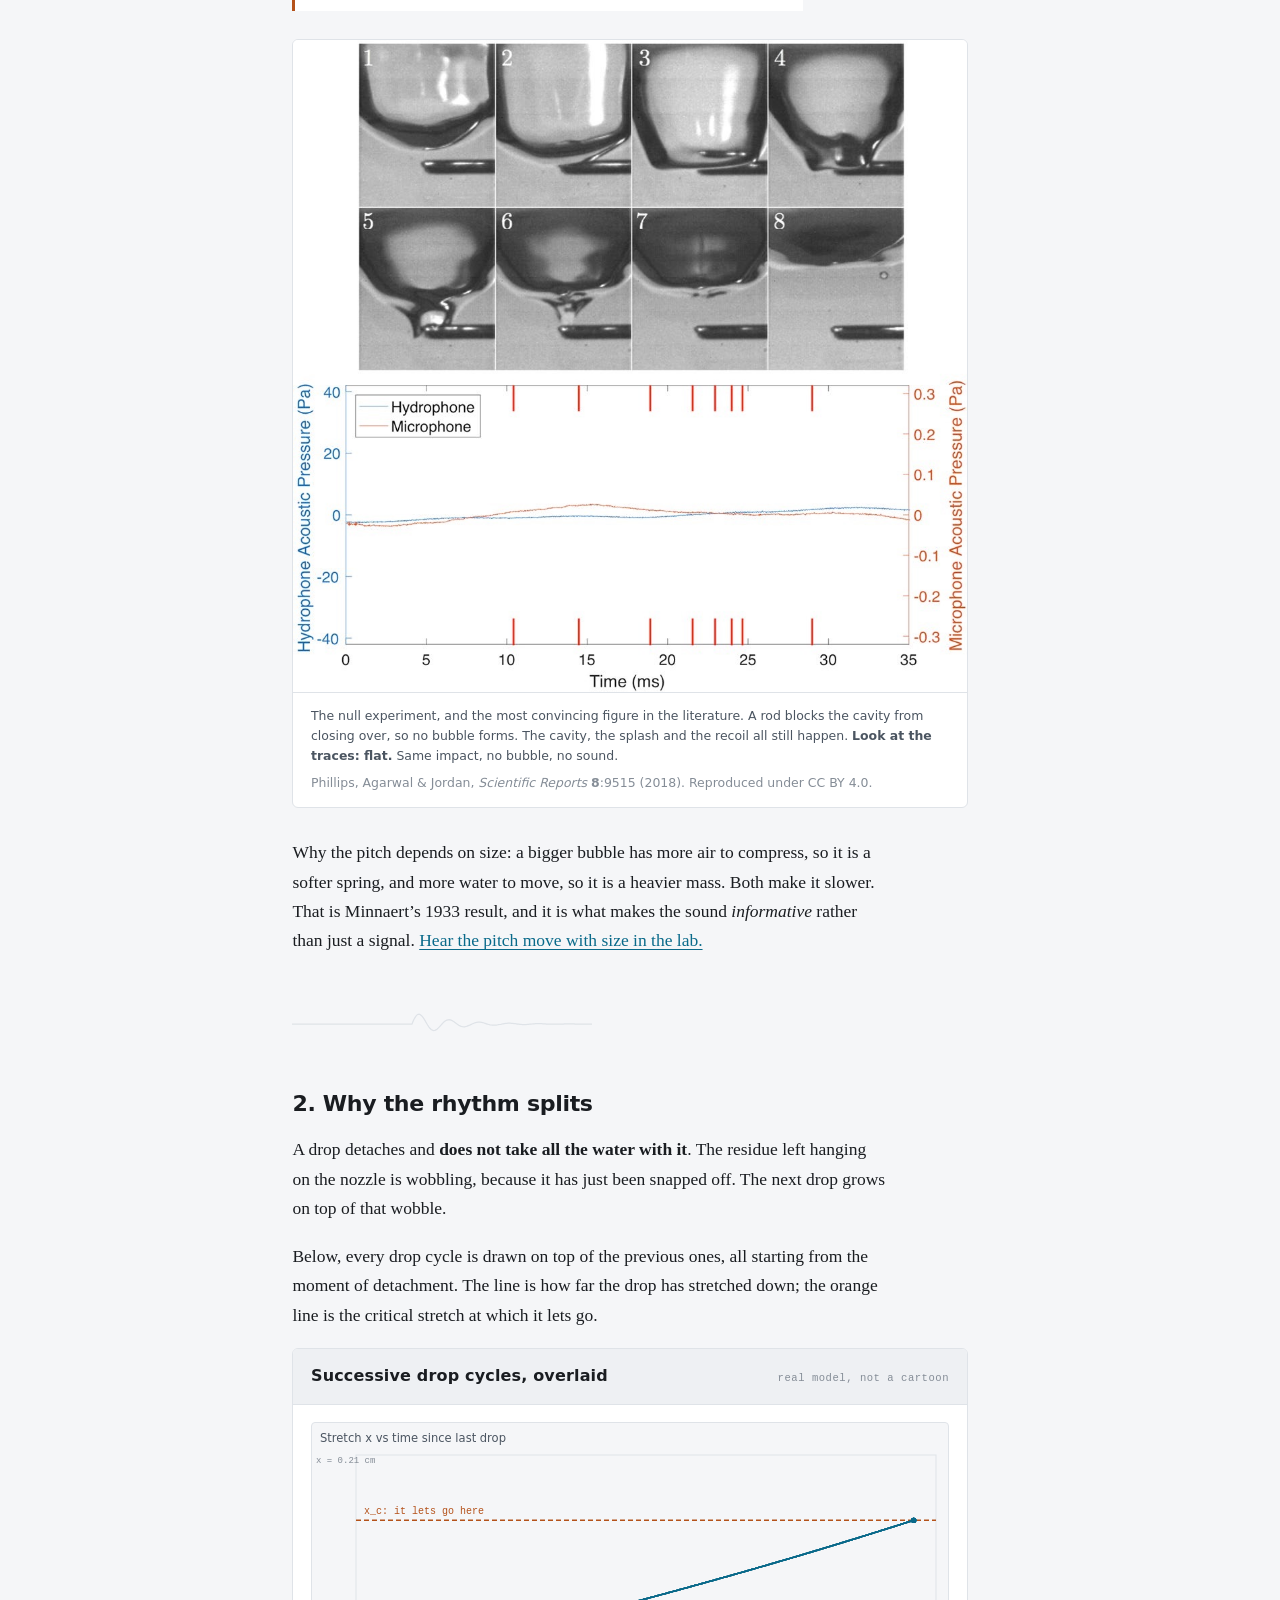
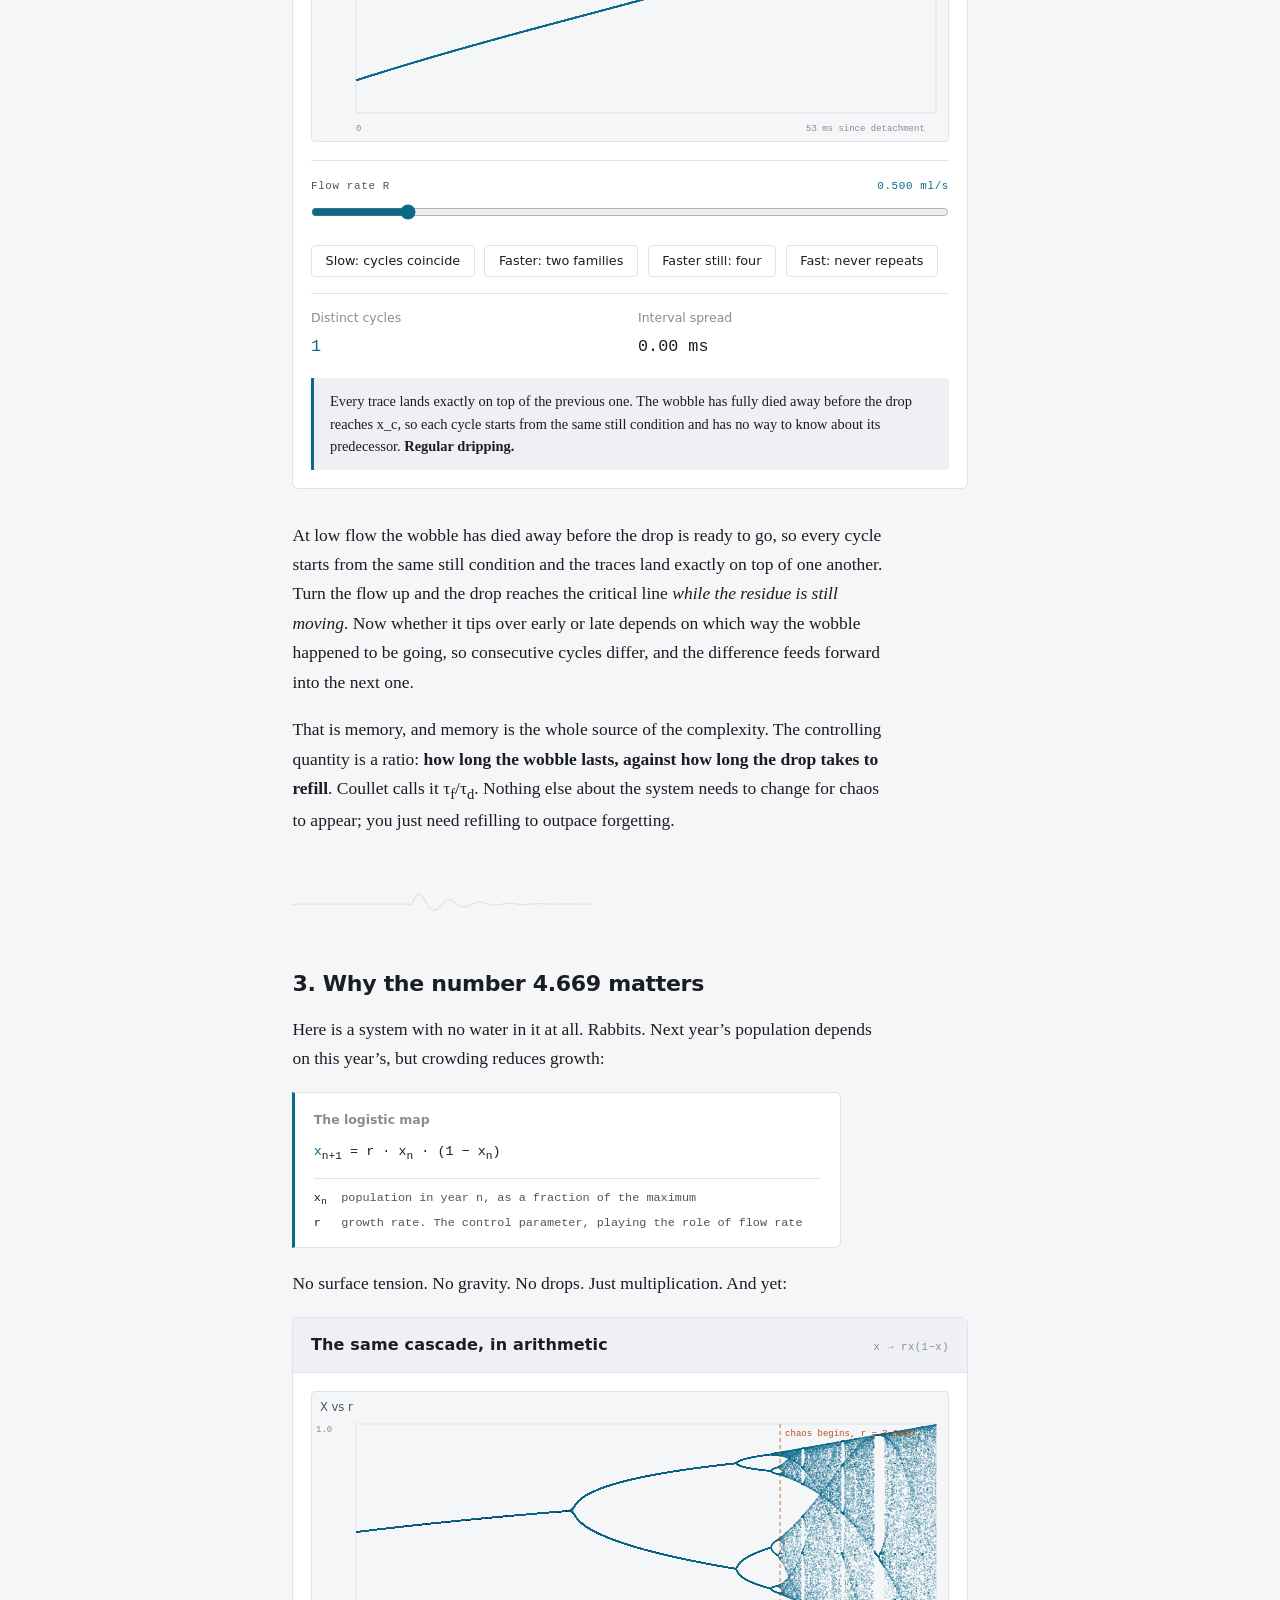
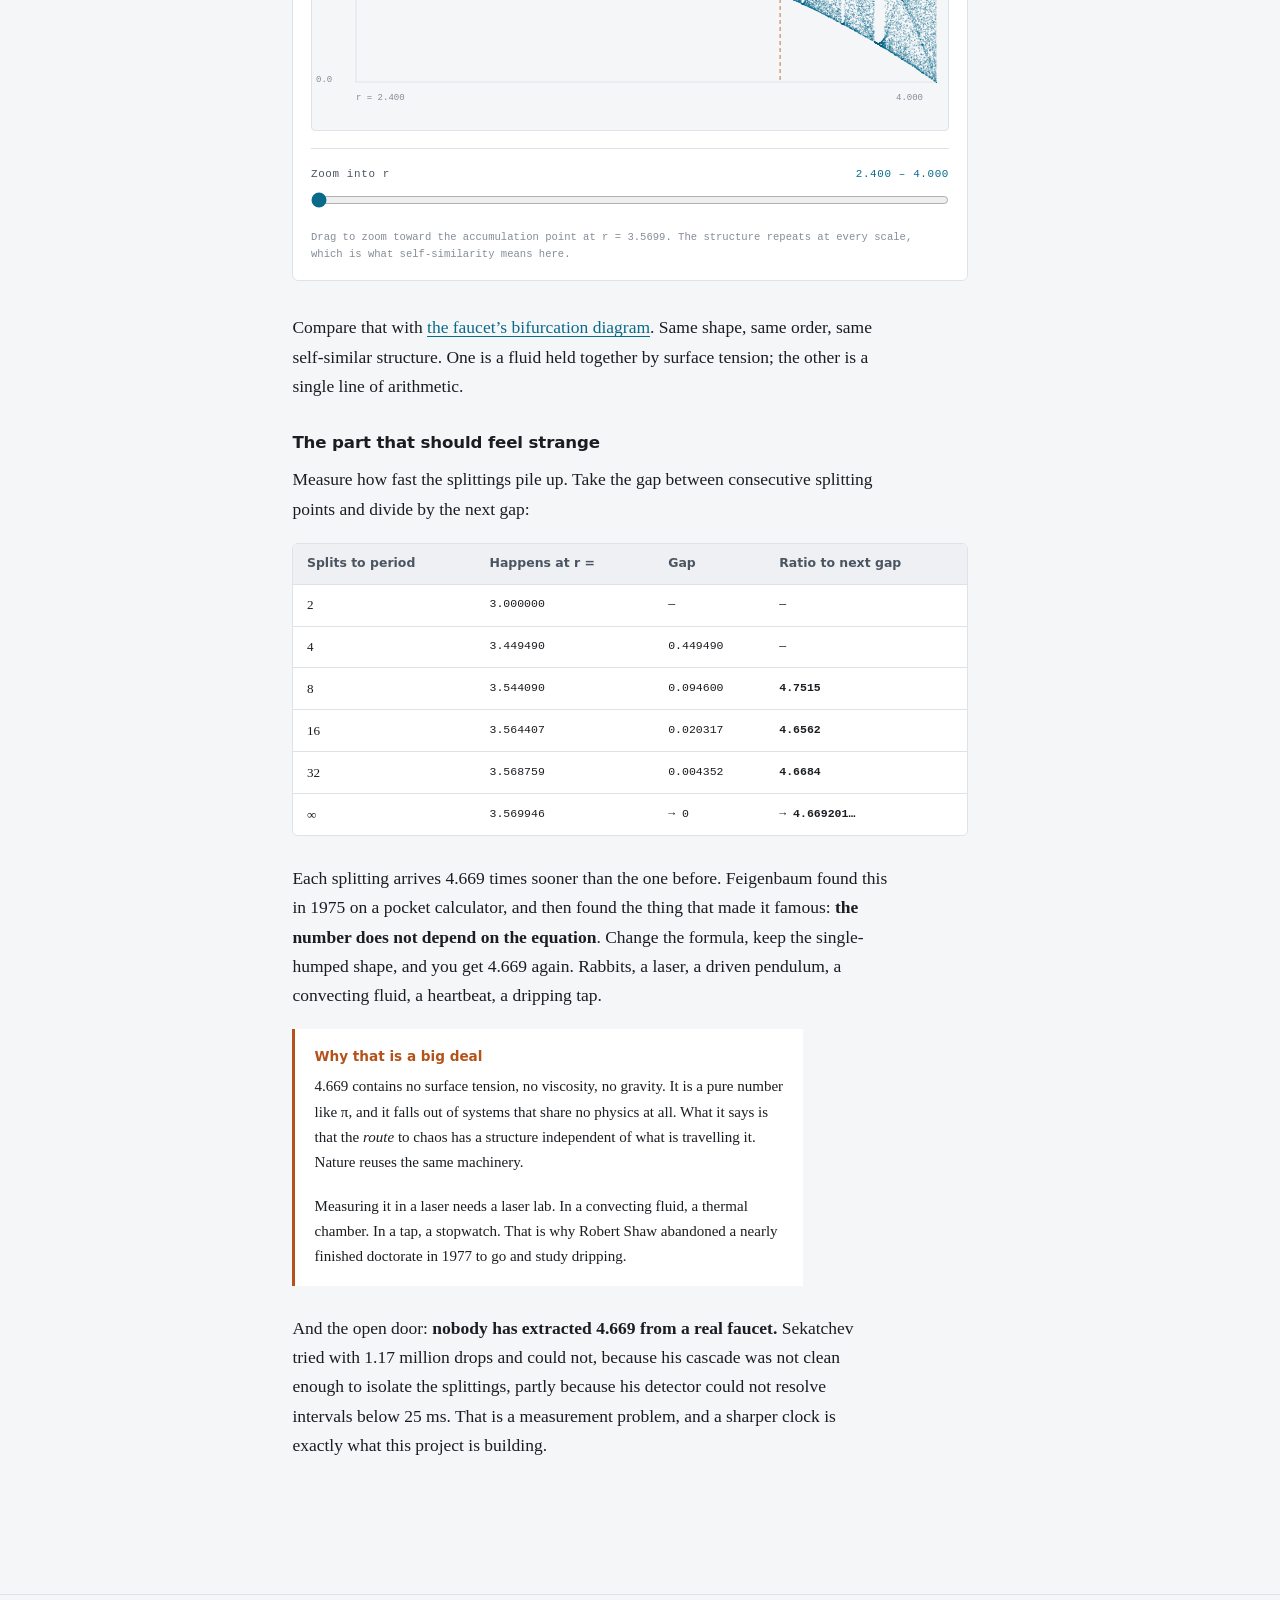
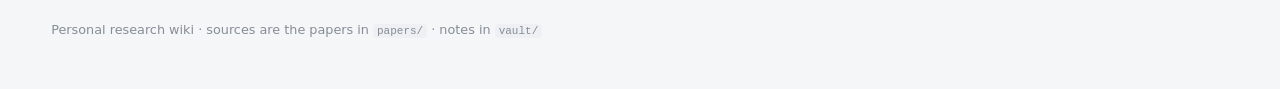
<file: site/explainers.html>
<!doctype html>
<html lang="en">
<head>
<meta charset="utf-8">
<meta name="viewport" content="width=device-width, initial-scale=1">
<title>Explainers</title>
<link rel="stylesheet" href="style.css">
<script src="theme.js"></script>
</head>
<body>

<svg width="0" height="0" style="position:absolute" aria-hidden="true"><defs>
  <path id="plink-path" d="M0 20 H120 L120.0 20.0 121.2 17.1 122.4 14.6 123.6 12.6 124.8 11.1 126.0 10.3 127.2 10.2 128.4 10.7 129.6 11.7 130.8 13.2 132.0 14.9 133.2 16.9 134.4 19.0 135.6 21.0 136.8 22.8 138.0 24.3 139.2 25.4 140.4 26.2 141.6 26.5 142.8 26.4 144.0 25.9 145.2 25.0 146.4 23.9 147.6 22.7 148.8 21.3 150.0 20.0 151.2 18.7 152.4 17.6 153.6 16.8 154.8 16.1 156.0 15.8 157.2 15.7 158.4 15.9 159.6 16.4 160.8 17.0 162.0 17.8 163.2 18.7 164.4 19.6 165.6 20.4 166.8 21.2 168.0 21.9 169.2 22.4 170.4 22.7 171.6 22.8 172.8 22.8 174.0 22.5 175.2 22.2 176.4 21.7 177.6 21.2 178.8 20.6 180.0 20.0 181.2 19.5 182.4 19.0 183.6 18.6 184.8 18.3 186.0 18.2 187.2 18.1 188.4 18.2 189.6 18.4 190.8 18.7 192.0 19.0 193.2 19.4 194.4 19.8 195.6 20.2 196.8 20.5 198.0 20.8 199.2 21.0 200.4 21.2 201.6 21.2 202.8 21.2 204.0 21.1 205.2 21.0 206.4 20.7 207.6 20.5 208.8 20.3 210.0 20.0 211.2 19.8 212.4 19.6 213.6 19.4 214.8 19.3 216.0 19.2 217.2 19.2 218.4 19.2 219.6 19.3 220.8 19.4 222.0 19.6 223.2 19.7 224.4 19.9 225.6 20.1 226.8 20.2 228.0 20.4 229.2 20.4 230.4 20.5 231.6 20.5 232.8 20.5 234.0 20.5 235.2 20.4 236.4 20.3 237.6 20.2 238.8 20.1 240.0 20.0 241.2 19.9 242.4 19.8 243.6 19.7 244.8 19.7 246.0 19.7 247.2 19.7 248.4 19.7 249.6 19.7 250.8 19.8 252.0 19.8 253.2 19.9 254.4 20.0 255.6 20.0 256.8 20.1 258.0 20.2 259.2 20.2 260.4 20.2 261.6 20.2 262.8 20.2 264.0 20.2 265.2 20.2 266.4 20.1 267.6 20.1 268.8 20.0 270.0 20.0 271.2 20.0 272.4 19.9 273.6 19.9 274.8 19.9 276.0 19.9 277.2 19.8 278.4 19.9 279.6 19.9 280.8 19.9 282.0 19.9 283.2 20.0 284.4 20.0 285.6 20.0 286.8 20.0 288.0 20.1 289.2 20.1 290.4 20.1 291.6 20.1 292.8 20.1 294.0 20.1 295.2 20.1 296.4 20.1 297.6 20.0 298.8 20.0 300.0 20.0"/>
</defs></svg>

<header class="masthead">
  <a class="wordmark" href="index.html">Dripping&nbsp;Faucet <span>Acoustics</span></a>
  <span class="masthead-meta">B.Tech project, 2026&ndash;27</span>
  <button id="themeBtn" class="themetoggle" type="button">System</button>
</header>

<div class="shell">

  <nav class="sidenav">
    <h2>Sections</h2>
    <ul>
      <li><a href="index.html">Overview</a></li>
      <li><a href="explainers.html" aria-current="page">Explainers</a></li>
      <li><a href="lab.html">Interactive lab</a></li>
      <li><a href="recording.html">Recordings</a></li>
      <li><a href="heights.html">Drop height</a></li>
      <li><a href="heights.html?set=sweep">Height sweep</a></li>
      <li><a href="heights.html?set=nozzle">Nozzle size</a></li>
      <li><a href="heights.html?set=glycerin">Glycerin</a></li>
      <li><a href="heights.html?set=heights3">Height, final run</a></li>
      <li><a href="final.html">Final results</a></li>
      <li><a href="sensors.html">Choosing sensors</a></li>
      <li><a href="build.html">Build guide</a></li>
      <li><a href="pipeline.html">Data pipeline</a></li>
      <li><a href="setups.html">Experimental setups</a></li>
      <li><a href="rig.html">Proposed rig</a></li>
      <li><a href="theory.html">Theory</a></li>
      <li><a href="papers.html">Papers</a></li>
      <li><a href="concepts.html">Concepts</a></li>
    </ul>
    <h2>On this page</h2>
    <ul>
      <li><a href="#plink">1. Where the plink comes from</a></li>
      <li><a href="#memory">2. Why the rhythm splits</a></li>
      <li><a href="#universal">3. Why 4.669 matters</a></li>
    </ul>
    <div class="tally">
      <b>3</b> mechanisms<br>
      all <b>animated</b><br>
      no <b>libraries</b>
    </div>
  </nav>

  <main>
    <p class="eyebrow">Understanding</p>
    <h1>Three explainers</h1>
    <p class="lede">The three ideas this whole project rests on, each one animated rather than
    described. If you understand these, everything else on this site is detail.</p>

    <!-- ===================== 1. THE PLINK ===================== -->
    <h2 id="plink">1. Where the plink comes from</h2>

    <p>You would assume the sound of a drop is the splash. It is not, and this was only settled in
    2018. Watch what actually happens, and notice <strong>when the sound starts</strong>.</p>

    <div class="panel bleed">
      <div class="panel-head">
        <h3>One drop impact, slowed about 200 times</h3>
        <span class="tagline">geometry from Phillips 2018 at 30,000 fps</span>
      </div>
      <div class="panel-body">
        <div class="plot" style="min-height:300px"><span class="cap">cross-section</span><canvas id="cvImpact"></canvas></div>
        <div class="plot" style="min-height:120px; margin-top:0.7rem"><span class="cap">hydrophone</span><canvas id="cvImpactSnd"></canvas></div>
        <div class="controls">
          <label class="ctl">
            <span>Scrub <b id="vPhase">0%</b></span>
            <input id="inPhase" type="range" min="0" max="1000" step="1" value="0">
          </label>
          <label class="ctl">
            <span>Speed <b id="vISpeed">1.0&times;</b></span>
            <input id="inISpeed" type="range" min="0.2" max="2" step="0.1" value="1">
          </label>
        </div>
        <div class="btnrow">
          <button id="btnImpact" aria-pressed="true">Pause</button>
          <button id="btnImpactSnd" aria-pressed="false">Sound off</button>
          <button id="btnImpactReplay">Replay</button>
        </div>
        <div class="verdict" id="impactStage"></div>
      </div>
    </div>

    <figure class="paperfig bleed">
      <img src="img/phillips-fig3-frames.jpg" alt="Twelve high-speed video frames of a 4 mm drop impacting water, showing the cavity forming, recoiling, and pinching off a small bubble which then detaches and drifts down." loading="lazy">
      <figcaption>The real thing, at 30,000 fps. Frames 1 to 4, the cavity digs. Frames 5 to 6, it recoils. <b>Frames 7 to 8, the neck closes and the bubble pinches off, and that is where the sound starts.</b> Frames 9 to 12, the bubble drifts free while the surface goes on moving in silence. The dark horizontal bar is the 0.71 mm sizing rod used to measure everything. <span class="credit">Phillips, Agarwal &amp; Jordan, <em>Scientific Reports</em> <b>8</b>:9515 (2018). Reproduced under CC BY 4.0.</span></figcaption>
    </figure>

    <h3>What you just watched</h3>
    <ol>
      <li><strong>The drop punches a crater.</strong> Its momentum pushes the water aside and digs
      a cavity. Phillips measured this at 2.27 mm across for a 4 mm drop.</li>
      <li><strong>The crater recoils.</strong> Surface tension and pressure push it back closed,
      and the walls rush inward at the top.</li>
      <li><strong>The closing walls pinch off a pocket of air.</strong> A bubble roughly 0.7 mm
      across, trapped about 4.5 mm below the surface. <strong>This is the instant the sound
      begins.</strong></li>
      <li><strong>The bubble rings.</strong> The air inside is a spring, the water around it is
      the mass. Squeeze it and it bounces back, overshoots, bounces again, dying away over about
      two milliseconds.</li>
      <li><strong>Everything after that is silent.</strong> The jet, the secondary droplets, the
      ripples: all visually dramatic and all acoustically nothing.</li>
    </ol>

    <div class="callout">
      <b>How they proved it</b>
      <p>Two null experiments, both beautifully simple. Put a 0.71 mm rod in the way so the crater
      cannot close over and trap air: <strong>complete silence</strong>, with the same visible
      splash. Add a drop of washing-up liquid so surface tension cannot form the bubble:
      <strong>complete silence again</strong>.</p>
      <p>Same splash, no bubble, no sound. The bubble is the plink.</p>
    </div>

    <figure class="paperfig bleed">
      <img src="img/phillips-fig7-silence.jpg" alt="Eight video frames showing a rod inserted into the impact site preventing bubble entrainment, with hydrophone and microphone traces below that remain flat throughout." loading="lazy">
      <figcaption>The null experiment, and the most convincing figure in the literature. A rod blocks the cavity from closing over, so no bubble forms. The cavity, the splash and the recoil all still happen. <b>Look at the traces: flat.</b> Same impact, no bubble, no sound. <span class="credit">Phillips, Agarwal &amp; Jordan, <em>Scientific Reports</em> <b>8</b>:9515 (2018). Reproduced under CC BY 4.0.</span></figcaption>
    </figure>

    <p>Why the pitch depends on size: a bigger bubble has more air to compress, so it is a softer
    spring, and more water to move, so it is a heavier mass. Both make it slower. That is
    Minnaert&rsquo;s 1933 result, and it is what makes the sound <em>informative</em> rather than
    just a signal. <a href="lab.html#minnaert">Hear the pitch move with size in the lab.</a></p>

    <svg class="plink" viewBox="0 0 300 40" aria-hidden="true"><use href="#plink-path"/></svg>

    <!-- ===================== 2. MEMORY ===================== -->
    <h2 id="memory">2. Why the rhythm splits</h2>

    <p>A drop detaches and <strong>does not take all the water with it</strong>. The residue left
    hanging on the nozzle is wobbling, because it has just been snapped off. The next drop grows
    on top of that wobble.</p>

    <p>Below, every drop cycle is drawn on top of the previous ones, all starting from the moment
    of detachment. The line is how far the drop has stretched down; the orange line is the
    critical stretch at which it lets go.</p>

    <div class="panel bleed">
      <div class="panel-head">
        <h3>Successive drop cycles, overlaid</h3>
        <span class="tagline">real model, not a cartoon</span>
      </div>
      <div class="panel-body">
        <div class="plot" style="min-height:300px"><span class="cap">stretch x vs time since last drop</span><canvas id="cvMem"></canvas></div>
        <div class="controls">
          <label class="ctl">
            <span>Flow rate R <b id="vMR">0.50 ml/s</b></span>
            <input id="inMR" type="range" min="0.40" max="1.10" step="0.005" value="0.50">
          </label>
        </div>
        <div class="btnrow">
          <button data-mjump="0.50">Slow: cycles coincide</button>
          <button data-mjump="0.70">Faster: two families</button>
          <button data-mjump="0.82">Faster still: four</button>
          <button data-mjump="1.00">Fast: never repeats</button>
        </div>
        <div class="readout">
          <div><span>Distinct cycles</span><b id="oMemP" class="hi">&mdash;</b></div>
          <div><span>Interval spread</span><b id="oMemSpread">&mdash;</b></div>
        </div>
        <div class="verdict" id="memVerdict"></div>
      </div>
    </div>

    <p>At low flow the wobble has died away before the drop is ready to go, so every cycle starts
    from the same still condition and the traces land exactly on top of one another. Turn the flow
    up and the drop reaches the critical line <em>while the residue is still moving</em>. Now
    whether it tips over early or late depends on which way the wobble happened to be going, so
    consecutive cycles differ, and the difference feeds forward into the next one.</p>

    <p>That is memory, and memory is the whole source of the complexity. The controlling quantity
    is a ratio: <strong>how long the wobble lasts, against how long the drop takes to
    refill</strong>. Coullet calls it &tau;<sub>f</sub>/&tau;<sub>d</sub>. Nothing else about the
    system needs to change for chaos to appear; you just need refilling to outpace forgetting.</p>

    <svg class="plink" viewBox="0 0 300 40" aria-hidden="true"><use href="#plink-path"/></svg>

    <!-- ===================== 3. UNIVERSALITY ===================== -->
    <h2 id="universal">3. Why the number 4.669 matters</h2>

    <p>Here is a system with no water in it at all. Rabbits. Next year&rsquo;s population depends
    on this year&rsquo;s, but crowding reduces growth:</p>

    <div class="eq">
      <span class="tag">The logistic map</span>
      <b>x</b><sub>n+1</sub> = r &middot; x<sub>n</sub> &middot; (1 &minus; x<sub>n</sub>)
      <dl>
        <dt>x<sub>n</sub></dt><dd>population in year n, as a fraction of the maximum</dd>
        <dt>r</dt><dd>growth rate. The control parameter, playing the role of flow rate</dd>
      </dl>
    </div>

    <p>No surface tension. No gravity. No drops. Just multiplication. And yet:</p>

    <div class="panel bleed">
      <div class="panel-head">
        <h3>The same cascade, in arithmetic</h3>
        <span class="tagline">x &rarr; rx(1&minus;x)</span>
      </div>
      <div class="panel-body">
        <div class="plot" style="min-height:340px"><span class="cap">x vs r</span><canvas id="cvLog"></canvas></div>
        <div class="controls">
          <label class="ctl">
            <span>Zoom into r <b id="vLogR">2.400 &ndash; 4.000</b></span>
            <input id="inLogR" type="range" min="0" max="100" step="1" value="0">
          </label>
        </div>
        <div class="hint">Drag to zoom toward the accumulation point at r = 3.5699. The structure
        repeats at every scale, which is what self-similarity means here.</div>
      </div>
    </div>

    <p>Compare that with <a href="lab.html#bifurcation">the faucet&rsquo;s bifurcation diagram</a>.
    Same shape, same order, same self-similar structure. One is a fluid held together by surface
    tension; the other is a single line of arithmetic.</p>

    <h3>The part that should feel strange</h3>
    <p>Measure how fast the splittings pile up. Take the gap between consecutive splitting points
    and divide by the next gap:</p>

    <div class="tablewrap bleed">
      <table>
        <thead><tr><th>Splits to period</th><th>Happens at r =</th><th>Gap</th><th>Ratio to next gap</th></tr></thead>
        <tbody>
          <tr><td>2</td><td>3.000000</td><td>&mdash;</td><td>&mdash;</td></tr>
          <tr><td>4</td><td>3.449490</td><td>0.449490</td><td>&mdash;</td></tr>
          <tr><td>8</td><td>3.544090</td><td>0.094600</td><td><strong>4.7515</strong></td></tr>
          <tr><td>16</td><td>3.564407</td><td>0.020317</td><td><strong>4.6562</strong></td></tr>
          <tr><td>32</td><td>3.568759</td><td>0.004352</td><td><strong>4.6684</strong></td></tr>
          <tr><td>&infin;</td><td>3.569946</td><td>&rarr; 0</td><td>&rarr; <strong>4.669201&hellip;</strong></td></tr>
        </tbody>
      </table>
    </div>

    <p>Each splitting arrives 4.669 times sooner than the one before. Feigenbaum found this in
    1975 on a pocket calculator, and then found the thing that made it famous: <strong>the number
    does not depend on the equation</strong>. Change the formula, keep the single-humped shape,
    and you get 4.669 again. Rabbits, a laser, a driven pendulum, a convecting fluid, a heartbeat,
    a dripping tap.</p>

    <div class="callout">
      <b>Why that is a big deal</b>
      <p>4.669 contains no surface tension, no viscosity, no gravity. It is a pure number like
      &pi;, and it falls out of systems that share no physics at all. What it says is that the
      <em>route</em> to chaos has a structure independent of what is travelling it. Nature reuses
      the same machinery.</p>
      <p>Measuring it in a laser needs a laser lab. In a convecting fluid, a thermal chamber. In a
      tap, a stopwatch. That is why Robert Shaw abandoned a nearly finished doctorate in 1977 to
      go and study dripping.</p>
    </div>

    <p>And the open door: <strong>nobody has extracted 4.669 from a real faucet.</strong> Sekatchev
    tried with 1.17 million drops and could not, because his cascade was not clean enough to
    isolate the splittings, partly because his detector could not resolve intervals below 25 ms.
    That is a measurement problem, and a sharper clock is exactly what this project is
    building.</p>
  </main>

  <aside class="rail">
    <div class="note">
      <b>Impact geometry</b>
      Cavity radius 2.27 mm, entrainment depth 4.54 mm, stabilised bubble 0.71 mm, all measured
      by Phillips against a 0.71 mm sizing rod at 30,000 fps.
    </div>
    <div class="note">
      <b>The silence result</b>
      Only the bubble radiates. Ripples travel at 0.5 m/s, far below the speed of sound in air,
      so they cannot make pressure waves at all. Airborne droplets are quadrupole sources and
      hopelessly inefficient.
    </div>
    <div class="note">
      <b>Cycle overlay</b>
      Traces come from the same verified integrator as the lab, so what you see is the model, not
      an illustration of it.
    </div>
    <div class="note">
      <b>Feigenbaum values</b>
      Logistic-map splitting points are standard published values; the ratios are computed from
      them on the fly.
    </div>
  </aside>

</div>

<footer class="foot">
  Personal research wiki &middot; sources are the papers in <code>papers/</code> &middot;
  notes in <code>vault/</code>
</footer>

<script>
"use strict";
const $ = id => document.getElementById(id);
function pal(){const c=getComputedStyle(document.documentElement),g=n=>c.getPropertyValue(n).trim();
  return {ink:g('--ink'),ink2:g('--ink-2'),ink3:g('--ink-3'),rule:g('--rule'),
          hydro:g('--hydro'),aero:g('--aero'),ground:g('--ground'),surface:g('--surface')};}
let C = pal();
matchMedia('(prefers-color-scheme: dark)').addEventListener('change',()=>{C=pal();drawLog();});
function fit(cv){const d=window.devicePixelRatio||1,r=cv.getBoundingClientRect();
  const w=Math.max(1,Math.round(r.width)),h=Math.max(1,Math.round(r.height));
  if(cv.width!==w*d||cv.height!==h*d){cv.width=w*d;cv.height=h*d;}
  const g=cv.getContext('2d');g.setTransform(d,0,0,d,0,0);g.clearRect(0,0,w,h);return{g,w,h};}

/* ---- audio ---- */
let actx=null, sndOn=false;
function ac(){if(!actx)actx=new(window.AudioContext||window.webkitAudioContext)();
  if(actx.state==='suspended')actx.resume();return actx;}
function plink(f,tau,amp){ if(!sndOn)return;
  const c=ac(),t0=c.currentTime,o=c.createOscillator(),g=c.createGain();
  o.type='sine';o.frequency.setValueAtTime(f,t0);
  g.gain.setValueAtTime(1e-4,t0);
  g.gain.exponentialRampToValueAtTime(amp,t0+0.0008);
  g.gain.exponentialRampToValueAtTime(1e-4,t0+tau*5+0.002);
  o.connect(g);g.connect(c.destination);o.start(t0);o.stop(t0+tau*5+0.03);}

/* ============ 1. impact animation ============ */
/* Phase map. Pinch-off, and therefore sound onset, sits at p = 0.50. */
const PINCH = 0.50;
const imp = { p: 0, playing: true, speed: 1, fired: false };

const STAGES = [
  [0.00,'The drop falls. Nothing has happened yet.'],
  [0.12,'Contact. The drop&rsquo;s momentum starts pushing water aside.'],
  [0.20,'The crater deepens. Phillips measured 2.27 mm across for a 4 mm drop.'],
  [0.38,'The crater recoils. Surface tension pulls it back and the walls rush inward at the top.'],
  [0.50,'<b>Pinch-off. A 0.71 mm bubble is trapped 4.5 mm down, and the sound begins here.</b>'],
  [0.60,'The bubble rings. Air is the spring, the surrounding water is the mass.'],
  [0.72,'A jet rises. Visually dramatic, and completely silent.'],
  [0.88,'The surface settles. The sound finished long ago.']
];

function surfaceY(x, cx, depth, width, baseY){
  const d = Math.exp(-Math.pow((x-cx)/width,2));
  const rim = 0.28*Math.exp(-Math.pow((Math.abs(x-cx)-width*1.45)/(width*0.7),2));
  return baseY + depth*d - depth*rim;
}

function drawImpact(){
  const cv=$('cvImpact'); if(!cv) return;
  const {g,w,h}=fit(cv);
  const cx=w/2, baseY=h*0.42, p=imp.p;

  // water body, following the deformed surface
  let depth=0, width=Math.max(26,w*0.05), jet=0, bubR=0, bubY=0, showBub=false;
  if(p<0.12){ depth=0; }
  else if(p<0.38){ const q=(p-0.12)/0.26; depth=h*0.26*Math.sin(q*Math.PI/2); width=Math.max(26,w*0.045)*(1+q*0.9); }
  else if(p<PINCH){ const q=(p-0.38)/(PINCH-0.38); depth=h*0.26*(1-q*0.72); width=Math.max(26,w*0.086)*(1-q*0.42); }
  else { const q=(p-PINCH)/(1-PINCH); depth=h*0.073*Math.exp(-q*4.5)*Math.cos(q*9); jet=Math.max(0,Math.sin(q*Math.PI))*h*0.30*Math.exp(-q*1.1); }

  g.fillStyle=C.hydro; g.globalAlpha=0.13; g.beginPath(); g.moveTo(0,h);
  for(let x=0;x<=w;x+=3) g.lineTo(x, surfaceY(x,cx,depth,width,baseY));
  g.lineTo(w,h); g.closePath(); g.fill(); g.globalAlpha=1;
  g.strokeStyle=C.hydro; g.globalAlpha=0.65; g.lineWidth=1.6; g.beginPath();
  for(let x=0;x<=w;x+=3){const y=surfaceY(x,cx,depth,width,baseY); x?g.lineTo(x,y):g.moveTo(x,y);}
  g.stroke(); g.globalAlpha=1;

  // jet
  if(jet>1){ g.fillStyle=C.hydro; g.globalAlpha=0.5;
    g.beginPath(); g.moveTo(cx-6,baseY); g.quadraticCurveTo(cx-3,baseY-jet,cx,baseY-jet-6);
    g.quadraticCurveTo(cx+3,baseY-jet,cx+6,baseY); g.closePath(); g.fill(); g.globalAlpha=1; }

  // falling drop
  if(p<0.14){ const q=Math.min(1,p/0.12);
    g.fillStyle=C.hydro; g.globalAlpha=0.9;
    g.beginPath(); g.arc(cx, h*0.06+(baseY-h*0.06)*q, 11, 0, 6.2832); g.fill(); g.globalAlpha=1; }

  // entrained bubble, oscillating after pinch-off
  if(p>=PINCH){ const q=(p-PINCH)/(1-PINCH);
    showBub=true;
    bubR = 9*(1+0.42*Math.exp(-q*5)*Math.sin(q*46));
    bubY = baseY + h*0.10 + q*h*0.02;
    g.fillStyle=C.ground; g.strokeStyle=C.aero; g.lineWidth=2;
    g.beginPath(); g.arc(cx,bubY,Math.max(3,bubR),0,6.2832); g.fill(); g.stroke();
    if(q<0.45){ g.strokeStyle=C.aero; g.globalAlpha=0.45*(1-q/0.45); g.lineWidth=1.2;
      for(let k=1;k<=3;k++){ g.beginPath(); g.arc(cx,bubY,bubR+k*11+q*40,0,6.2832); g.stroke(); }
      g.globalAlpha=1; }
    g.fillStyle=C.aero; g.font='10px ui-monospace, Menlo, monospace';
    g.fillText('entrained bubble', cx+bubR+14, bubY+4);
  }

  // the pinch-off marker
  if(p>0.42&&p<0.62){ g.strokeStyle=C.aero; g.setLineDash([4,3]); g.globalAlpha=0.8; g.lineWidth=1;
    g.beginPath(); g.moveTo(cx-70,baseY+h*0.10); g.lineTo(cx-bubR-14,baseY+h*0.10); g.stroke();
    g.setLineDash([]); g.globalAlpha=1;
    g.fillStyle=C.aero; g.font='10px ui-monospace, Menlo, monospace';
    g.fillText('4.54 mm', cx-116, baseY+h*0.10+4); }

  g.fillStyle=C.ink3; g.font='10px ui-monospace, Menlo, monospace';
  g.fillText('t = '+(p*30).toFixed(1)+' ms (real time)', 10, h-10);
}

function drawImpactSound(){
  const cv=$('cvImpactSnd'); if(!cv) return;
  const {g,w,h}=fit(cv);
  const base=h/2, p=imp.p;
  g.strokeStyle=C.rule; g.lineWidth=1;
  g.beginPath(); g.moveTo(0,base); g.lineTo(w,base); g.stroke();
  const x0=w*PINCH;
  g.strokeStyle=C.aero; g.setLineDash([3,3]); g.globalAlpha=0.7;
  g.beginPath(); g.moveTo(x0,4); g.lineTo(x0,h-4); g.stroke();
  g.setLineDash([]); g.globalAlpha=1;
  g.fillStyle=C.aero; g.font='9px ui-monospace, Menlo, monospace';
  g.fillText('pinch-off', x0+5, 13);
  const xEnd=w*p;
  g.strokeStyle=C.hydro; g.lineWidth=1.6; g.beginPath();
  for(let x=0;x<=Math.min(xEnd,w);x++){
    let y=base;
    if(x>x0){ const t=(x-x0)/w; y=base-(h*0.40)*Math.exp(-t/0.055)*Math.sin(2*Math.PI*38*t); }
    x?g.lineTo(x,y):g.moveTo(x,y);
  }
  g.stroke();
  g.fillStyle=C.ink3; g.font='9px ui-monospace, Menlo, monospace';
  g.fillText('silent before pinch-off', 8, h-8);
}

function stageText(p){ let s=STAGES[0][1]; for(const [t,txt] of STAGES) if(p>=t) s=txt; return s; }

/* ============ 2. memory / cycle overlay ============ */
const MP={k:475,g:980,b:1,xc:0.19,alpha:0.25,rho:1,m0:0.01,v0:0.1}, MDT=1e-4;
function mStep(s){
  const R=s.R,dt=MDT, ax=(x,v,M)=>MP.g-MP.k*x/M-(R+MP.b)*v/M;
  const k1x=s.v,k1v=ax(s.x,s.v,s.M);
  const k2x=s.v+.5*dt*k1v,k2v=ax(s.x+.5*dt*k1x,s.v+.5*dt*k1v,s.M+.5*dt*R);
  const k3x=s.v+.5*dt*k2v,k3v=ax(s.x+.5*dt*k2x,s.v+.5*dt*k2v,s.M+.5*dt*R);
  const k4x=s.v+dt*k3v,   k4v=ax(s.x+dt*k3x,s.v+dt*k3v,s.M+dt*R);
  const xn=s.x+dt/6*(k1x+2*k2x+2*k3x+k4x), vn=s.v+dt/6*(k1v+2*k2v+2*k3v+k4v), Mn=s.M+dt*R;
  s.t+=dt;
  if(xn>=MP.xc){
    const f=(xn!==s.x)?(MP.xc-s.x)/(xn-s.x):0, tc=s.t-dt+f*dt;
    const vc=s.v+f*(vn-s.v), Mc=s.M+f*(Mn-s.M);
    let dM=MP.alpha*Mc*vc; dM=Math.max(1e-9,Math.min(dM,Mc-1e-4));
    const r=Math.cbrt(3*dM/(4*Math.PI*MP.rho));
    s.x=MP.xc-r*dM/Mc; s.v=vc; s.M=Mc-dM; s.t=tc;
    const T=tc-s.last; s.last=tc; return T;
  }
  s.x=xn;s.v=vn;s.M=Mn; return null;
}

function drawMemory(){
  const cv=$('cvMem'); if(!cv) return;
  const {g,w,h}=fit(cv);
  const R=parseFloat($('inMR').value);
  const s={x:0,v:MP.v0,M:MP.m0,t:0,last:0,R:R};
  // burn in past the transient, then record 10 cycles of (t since detachment, x)
  let n=0; while(n<160){ if(mStep(s)!==null) n++; }
  const cycles=[], Ts=[];
  for(let c=0;c<10;c++){
    const pts=[]; const t0=s.t;
    let T=null;
    while(T===null){ pts.push([s.t-t0,s.x]); T=mStep(s); }
    pts.push([s.t-t0,MP.xc]); cycles.push(pts); Ts.push(T);
  }
  const pad={l:44,r:12,t:32,b:28};   // top clears the caption
  const iw=w-pad.l-pad.r, ih=h-pad.t-pad.b;
  const tmax=Math.max(...Ts)*1.04;
  const xmin=Math.min(...cycles.flat().map(p=>p[1]))-0.01, xmax=MP.xc+0.02;
  const X=t=>pad.l+iw*t/tmax, Y=x=>pad.t+ih*(1-(x-xmin)/(xmax-xmin));
  g.strokeStyle=C.rule; g.lineWidth=1; g.strokeRect(pad.l,pad.t,iw,ih);
  // critical line
  g.strokeStyle=C.aero; g.lineWidth=1.4; g.setLineDash([5,3]);
  g.beginPath(); g.moveTo(pad.l,Y(MP.xc)); g.lineTo(pad.l+iw,Y(MP.xc)); g.stroke(); g.setLineDash([]);
  g.fillStyle=C.aero; g.font='10px ui-monospace, Menlo, monospace';
  g.fillText('x_c: it lets go here', pad.l+8, Y(MP.xc)-6);
  // cycles, newest brightest
  cycles.forEach((pts,i)=>{
    g.strokeStyle=C.hydro; g.globalAlpha=0.18+0.8*(i/(cycles.length-1)); g.lineWidth=1.5;
    g.beginPath(); pts.forEach((p,j)=> j?g.lineTo(X(p[0]),Y(p[1])):g.moveTo(X(p[0]),Y(p[1]))); g.stroke();
    g.globalAlpha=1;
    const last=pts[pts.length-1];
    g.fillStyle=C.hydro; g.beginPath(); g.arc(X(last[0]),Y(last[1]),2.6,0,6.2832); g.fill();
  });
  g.fillStyle=C.ink3; g.font='9px ui-monospace, Menlo, monospace';
  g.fillText('0', pad.l, h-10);
  g.fillText((tmax*1000).toFixed(0)+' ms since detachment', pad.l+iw-130, h-10);
  g.fillText('x = '+xmax.toFixed(2)+' cm', 4, pad.t+8);

  // how many distinct cycles
  let p=0; const tol=2e-4;
  for(let q=1;q<=8;q++){ let ok=true;
    for(let i=0;i+q<Ts.length;i++) if(Math.abs(Ts[i]-Ts[i+q])>tol){ok=false;break;}
    if(ok){p=q;break;} }
  const spread=(Math.max(...Ts)-Math.min(...Ts))*1000;
  $('oMemP').textContent = p===0?'many':p;
  $('oMemP').className = p===0?'warn':'hi';
  $('oMemSpread').textContent = spread.toFixed(2)+' ms';
  const v=$('memVerdict');
  if(p===1){ v.className='verdict';
    v.innerHTML='Every trace lands exactly on top of the previous one. The wobble has fully died away before the drop reaches x_c, so each cycle starts from the same still condition and has no way to know about its predecessor. <b>Regular dripping.</b>'; }
  else if(p===0){ v.className='verdict warn';
    v.innerHTML='No two cycles are alike. The residue is always still moving when the next drop reaches x_c, so every cycle inherits a slightly different starting state and the differences never settle. <b>This is chaos</b>, and it is entirely deterministic: the same start would give the same picture every time.'; }
  else { v.className='verdict';
    v.innerHTML='The traces have separated into <b>'+p+' distinct families</b>. The drop now reaches x_c while the residue is still wobbling, so it lets go early or late depending on the phase, and the pattern repeats only every '+p+' drops. This is period-'+p+' dripping.'; }
}

/* ============ 3. logistic map ============ */
function drawLog(){
  const cv=$('cvLog'); if(!cv) return;
  const {g,w,h}=fit(cv);
  const z=parseFloat($('inLogR').value)/100;
  const r0=2.4+(3.53-2.4)*z, r1=4.0-(4.0-3.60)*z;
  $('vLogR').textContent=r0.toFixed(3)+' – '+r1.toFixed(3);
  const pad={l:44,r:12,t:32,b:28}, iw=w-pad.l-pad.r, ih=h-pad.t-pad.b;   // top clears the caption
  g.strokeStyle=C.rule; g.lineWidth=1; g.strokeRect(pad.l,pad.t,iw,ih);
  g.fillStyle=C.hydro; g.globalAlpha=0.42;
  const cols=Math.min(900,Math.round(iw*2));
  for(let i=0;i<cols;i++){
    const r=r0+(r1-r0)*i/(cols-1); let x=0.5;
    for(let k=0;k<250;k++) x=r*x*(1-x);
    const px=pad.l+iw*i/(cols-1);
    for(let k=0;k<120;k++){ x=r*x*(1-x); g.fillRect(px,pad.t+ih*(1-x),1,1); }
  }
  g.globalAlpha=1;
  g.fillStyle=C.ink3; g.font='9px ui-monospace, Menlo, monospace';
  g.fillText('1.0',4,pad.t+8); g.fillText('0.0',4,pad.t+ih);
  g.fillText('r = '+r0.toFixed(3),pad.l,h-10);
  g.fillText(r1.toFixed(3),pad.l+iw-40,h-10);
  // accumulation point
  const rc=3.5699456;
  if(rc>r0&&rc<r1){ const px=pad.l+iw*(rc-r0)/(r1-r0);
    g.strokeStyle=C.aero; g.setLineDash([4,3]); g.globalAlpha=0.8;
    g.beginPath(); g.moveTo(px,pad.t); g.lineTo(px,pad.t+ih); g.stroke();
    g.setLineDash([]); g.globalAlpha=1;
    g.fillStyle=C.aero; g.fillText('chaos begins, r = 3.5699', Math.min(px+5,w-150), pad.t+12); }
}

/* ---- wiring ---- */
let tPrev=performance.now();
function frame(now){
  const dt=Math.min((now-tPrev)/1000,0.05); tPrev=now;
  if(imp.playing){
    imp.p+=dt*0.22*imp.speed;
    if(imp.p>=1){ imp.p=0; imp.fired=false; }
    $('inPhase').value=Math.round(imp.p*1000);
  }
  if(!imp.fired && imp.p>=PINCH){ imp.fired=true; plink(9258,0.008,0.25); }
  if(imp.p<PINCH) imp.fired=false;
  $('vPhase').textContent=(imp.p*100).toFixed(0)+'%';
  $('impactStage').innerHTML=stageText(imp.p);
  drawImpact(); drawImpactSound();
  requestAnimationFrame(frame);
}

$('inPhase').addEventListener('input',e=>{ imp.p=e.target.value/1000; imp.fired=imp.p>=PINCH; });
$('inISpeed').addEventListener('input',e=>{ imp.speed=parseFloat(e.target.value);
  $('vISpeed').textContent=imp.speed.toFixed(1)+'×'; });
$('btnImpact').addEventListener('click',e=>{ imp.playing=!imp.playing;
  e.target.textContent=imp.playing?'Pause':'Play'; e.target.setAttribute('aria-pressed',String(imp.playing)); });
$('btnImpactSnd').addEventListener('click',e=>{ sndOn=!sndOn; if(sndOn)ac();
  e.target.textContent=sndOn?'Sound on':'Sound off'; e.target.setAttribute('aria-pressed',String(sndOn)); });
$('btnImpactReplay').addEventListener('click',()=>{ imp.p=0; imp.fired=false; imp.playing=true;
  $('btnImpact').textContent='Pause'; $('btnImpact').setAttribute('aria-pressed','true'); });

$('inMR').addEventListener('input',e=>{ $('vMR').textContent=parseFloat(e.target.value).toFixed(3)+' ml/s'; drawMemory(); });
document.querySelectorAll('[data-mjump]').forEach(b=>b.addEventListener('click',()=>{
  $('inMR').value=b.dataset.mjump; $('inMR').dispatchEvent(new Event('input')); }));

$('inLogR').addEventListener('input',drawLog);
window.addEventListener('resize',()=>{ drawMemory(); drawLog(); });

$('vMR').textContent='0.500 ml/s';
drawMemory(); drawLog();
requestAnimationFrame(frame);
</script>

</body>
</html>
</file>
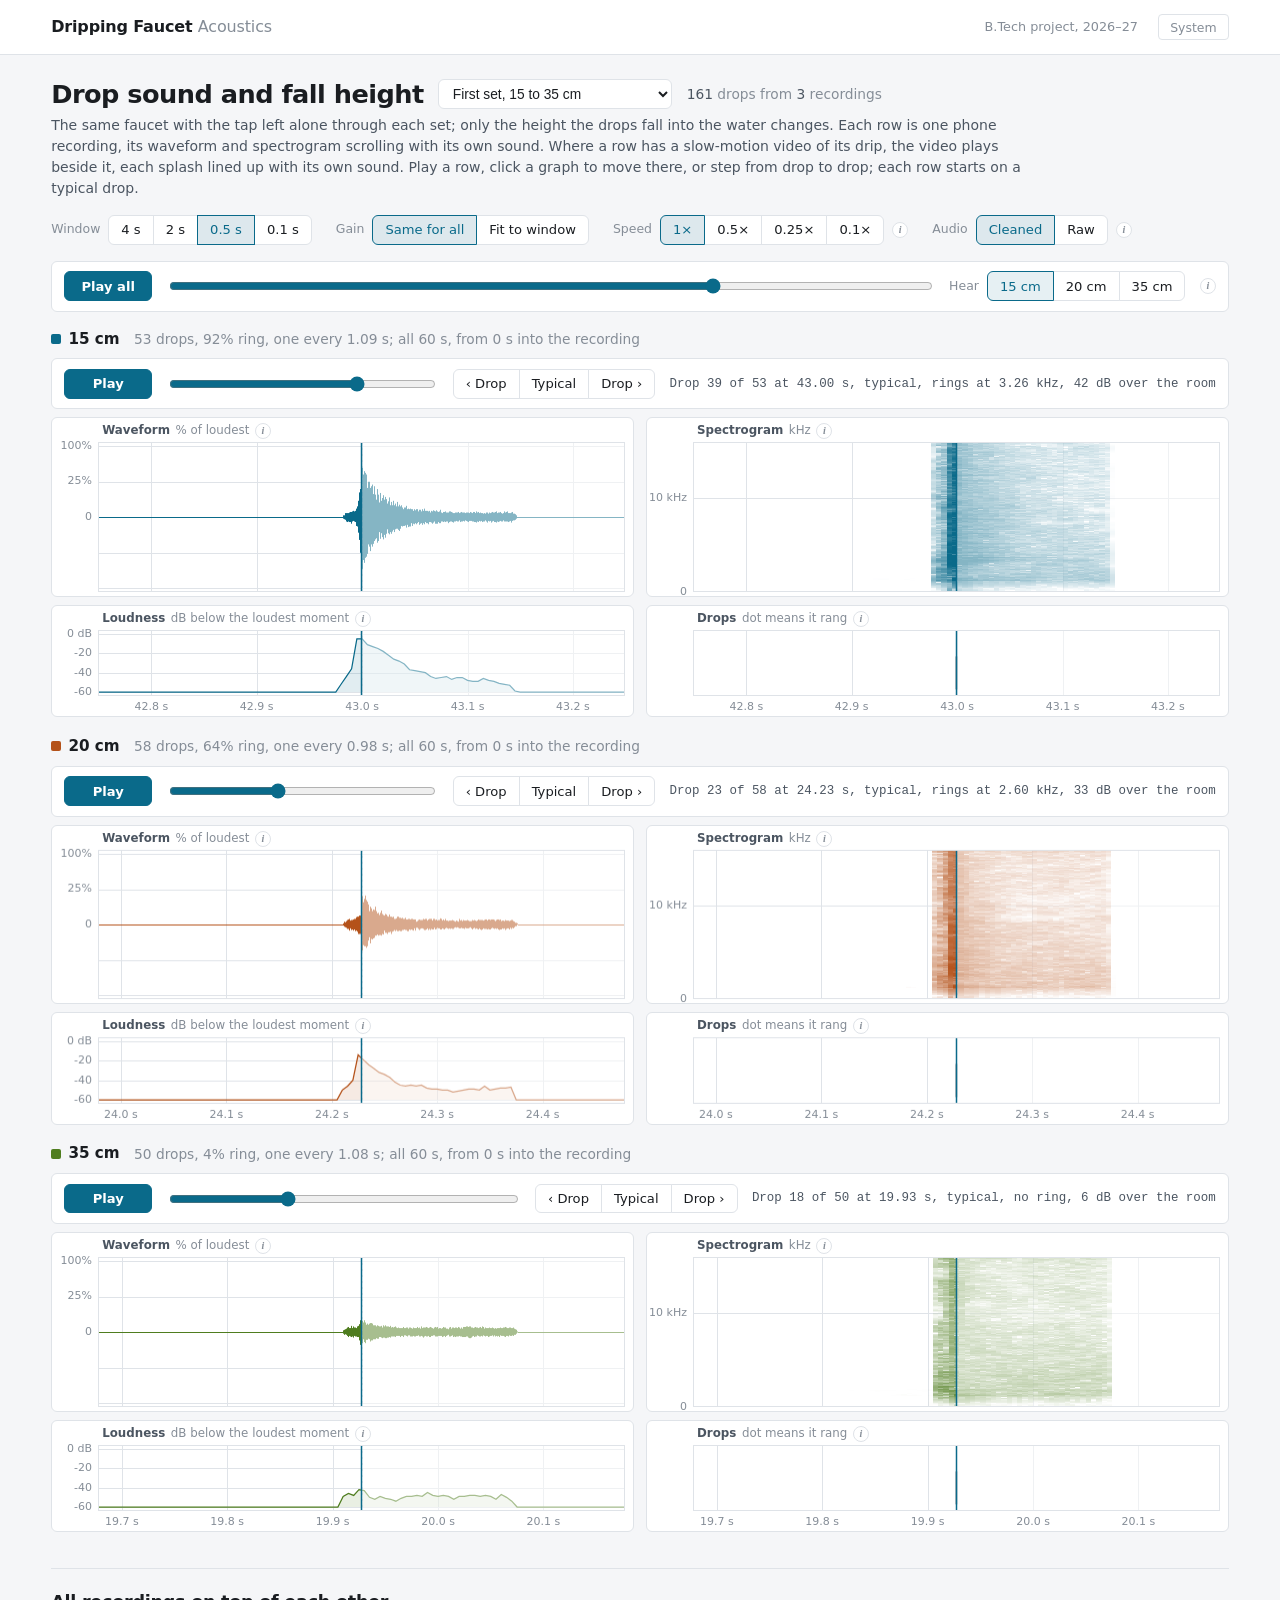
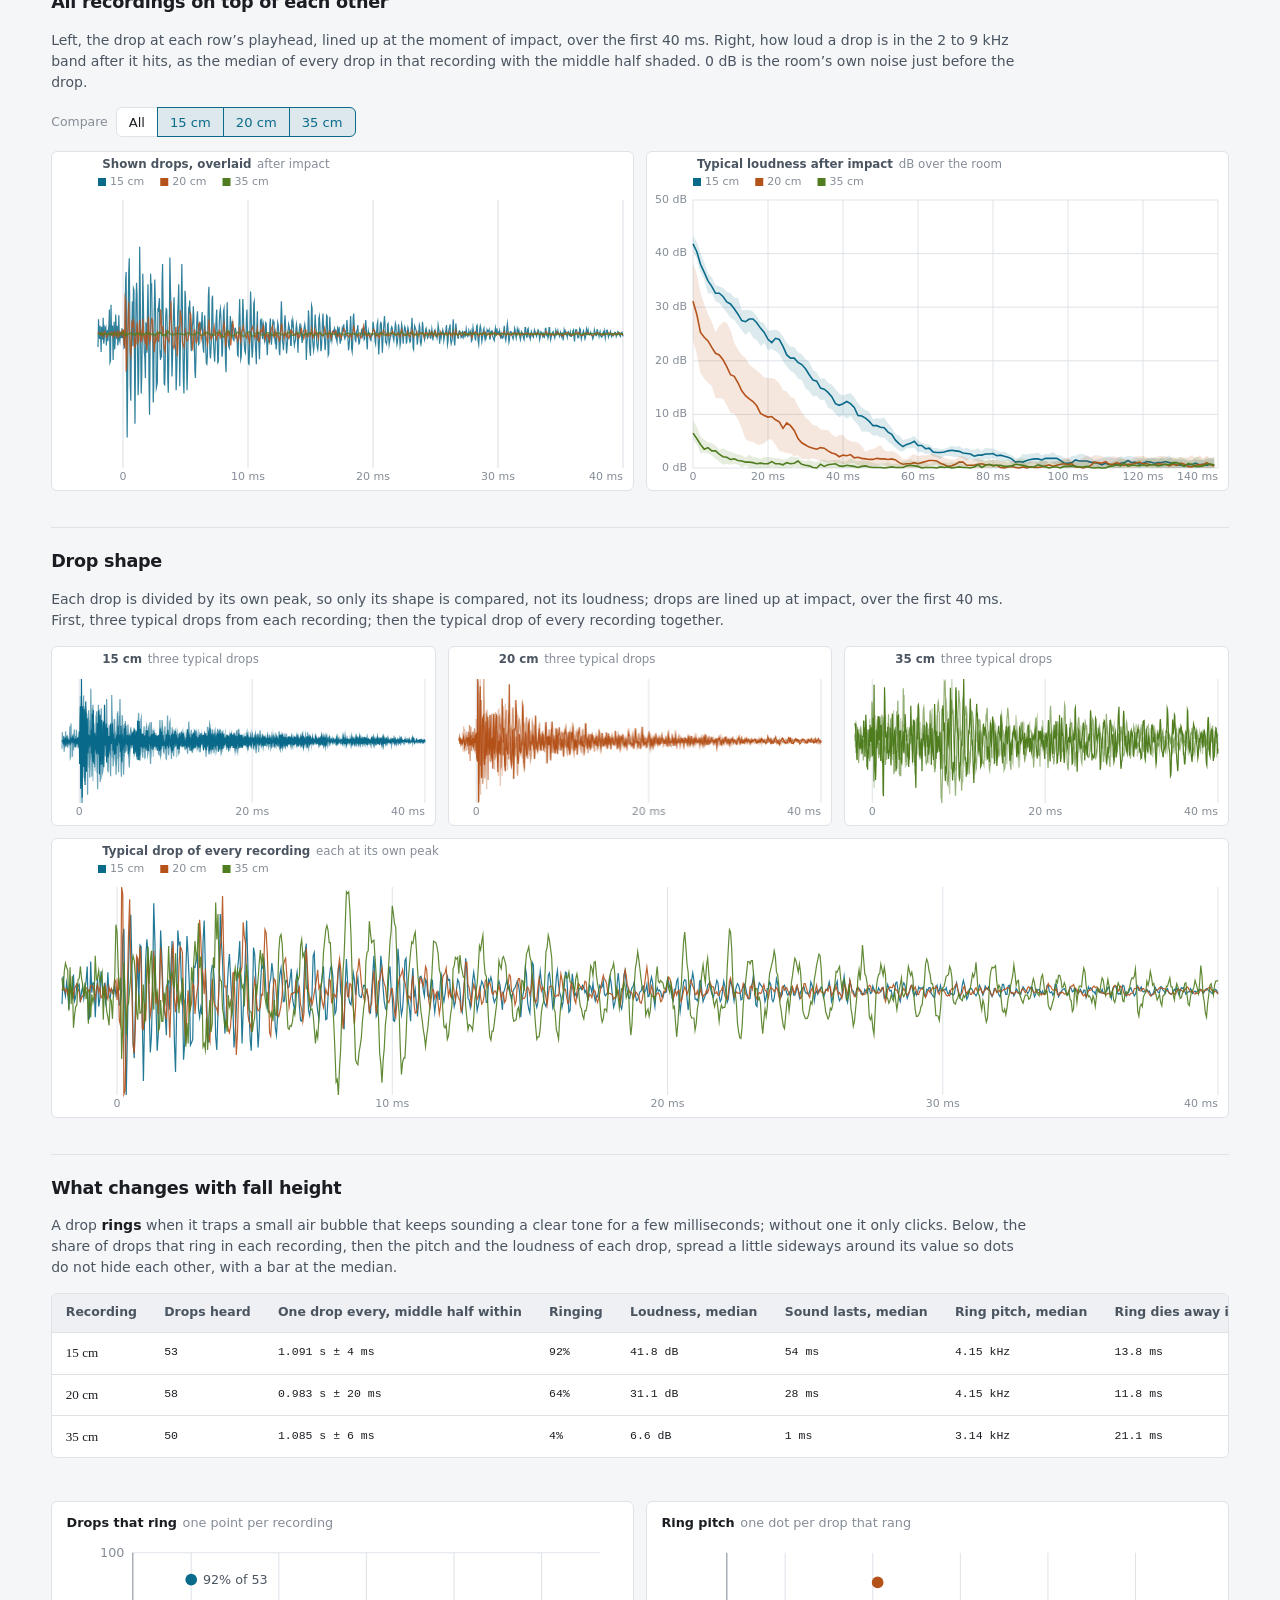
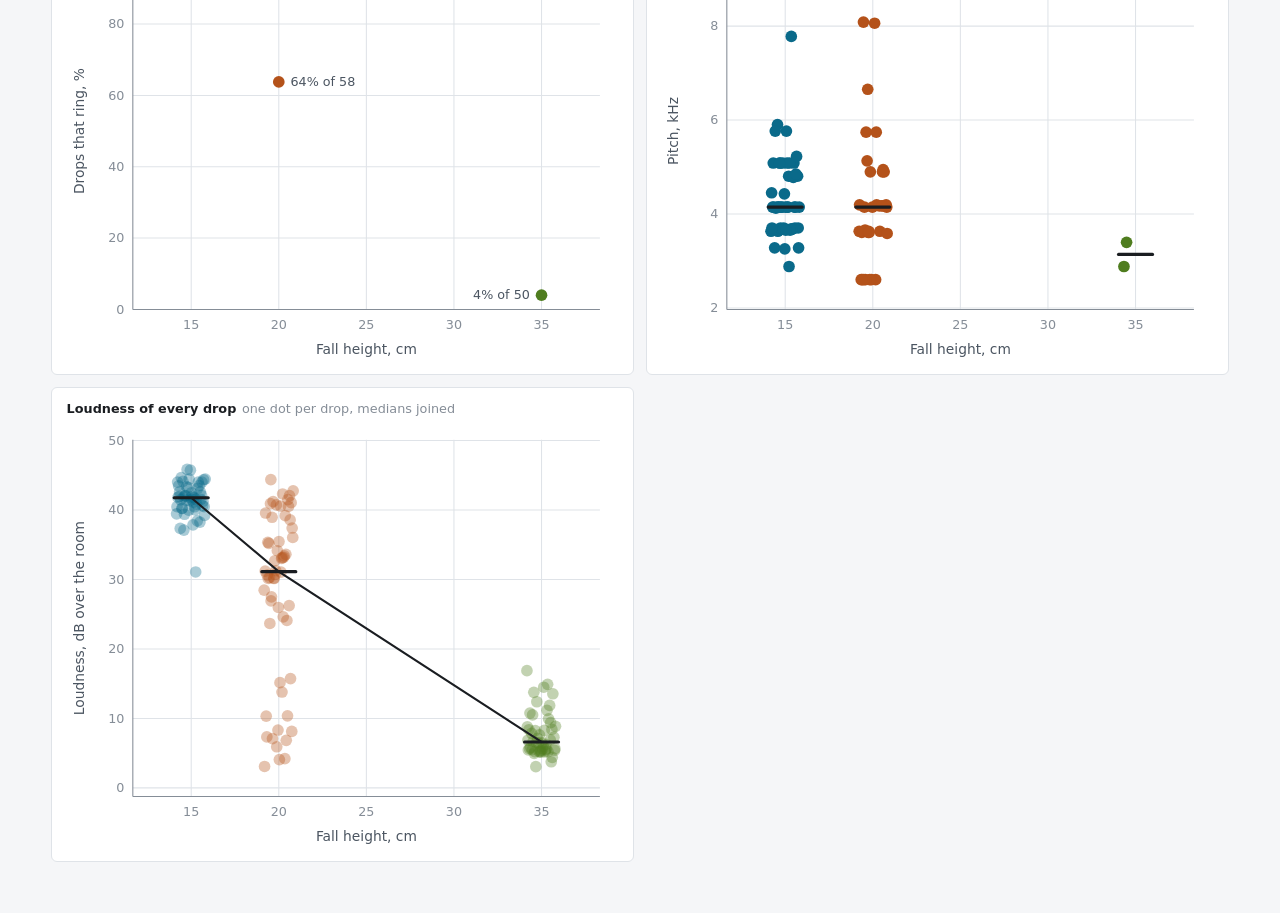
<file: site/heights.html>
<!doctype html>
<html lang="en">
<head>
<meta charset="utf-8">
<meta name="viewport" content="width=device-width, initial-scale=1">
<title>Drop Height</title>
<link rel="stylesheet" href="style.css">
<script src="theme.js"></script>
<script src="plots.js"></script>
</head>
<body>

<header class="masthead">
  <a class="wordmark" href="index.html">Dripping&nbsp;Faucet <span>Acoustics</span></a>
  <span class="masthead-meta">B.Tech project, 2026&ndash;27</span>
  <button id="themeBtn" class="themetoggle" type="button">System</button>
</header>

<main class="viewer">
  <div class="vhead">
    <div class="vtitle">
      <h1 id="title"></h1>
      <select id="pick" aria-label="Recording set"></select>
      <span class="vmeta" id="meta"></span>
    </div>
    <p class="note" id="intro"></p>
  </div>

  <p class="empty" id="empty" hidden>No data yet. Run
  <code>uv run analysis/heights.py --clip VALUE AUDIO</code> for each recording, then reload.</p>

  <div class="vbody" id="body">
    <div class="options">
      <div class="optgroup"><span>Window</span><span class="seg" id="wins"><button type="button" data-w="4">4 s</button><button type="button" data-w="2">2 s</button><button type="button" data-w="0.5" aria-pressed="true">0.5 s</button><button type="button" data-w="0.1">0.1 s</button></span></div>
      <div class="optgroup"><span>Gain</span><span class="seg" id="gains"><button type="button" data-g="full" aria-pressed="true">Same for all</button><button type="button" data-g="auto">Fit to window</button></span></div>
      <div class="optgroup"><span>Speed</span><span class="seg" id="speeds"><button type="button" data-r="1" aria-pressed="true">1&times;</button><button type="button" data-r="0.5">0.5&times;</button><button type="button" data-r="0.25">0.25&times;</button><button type="button" data-r="0.1">0.1&times;</button></span><button class="info" type="button" data-info="speed" aria-label="About slow motion">i</button></div>
      <div class="optgroup"><span>Audio</span><span class="seg" id="srcs"><button type="button" data-s="clean" aria-pressed="true">Cleaned</button><button type="button" data-s="raw">Raw</button></span><button class="info" type="button" data-info="audio" aria-label="About the audio tracks">i</button></div>
    </div>
    <div class="transport card"><button class="primary" id="playAll" type="button">Play all</button>
      <input type="range" class="scrub" id="allScrub" min="0" max="1" step="0.001" value="0" aria-label="Position of all rows">
      <span class="optgroup"><span class="vmeta">Hear</span><span class="seg" id="hear"></span></span><button class="info" type="button" data-info="all" aria-label="About playing all">i</button></div>
    <div class="hrows" id="rows"></div>
    <div class="tip" id="tip" role="tooltip" hidden></div>
    <dialog class="zoom" id="zoom" aria-labelledby="zTitle">
      <div class="zhead"><h2 id="zTitle"></h2><span class="zread" id="zRead"></span><button id="zPlay" type="button">Play</button><button id="zClose" type="button" autofocus>Close</button></div>
      <div class="zbody" id="zBody"><canvas id="zc"></canvas></div>
      <div class="zfoot" id="zFoot"></div>
    </dialog>

    <section class="intervals">
      <h2>All recordings on top of each other</h2>
      <p class="note">Left, the drop at each row&rsquo;s playhead, lined up at the moment of impact, over the first 40 ms. Right, how loud a drop is in the 2 to 9 kHz band after it hits, as the median of every drop in that recording with the middle half shaded. 0 dB is the room&rsquo;s own noise just before the drop.</p>
      <div class="optgroup"><span>Compare</span><span class="seg" id="cmp"></span></div>
      <div class="duo">
        <div class="plot card" tabindex="0" data-ov="wave"><span class="cap">Shown drops, overlaid <span>after impact</span></span><span class="expand">Click to enlarge</span><canvas id="ovWave"></canvas></div>
        <div class="plot card" tabindex="0" data-ov="env"><span class="cap">Typical loudness after impact <span>dB over the room</span></span><span class="expand">Click to enlarge</span><canvas id="ovEnv"></canvas></div>
      </div>
    </section>

    <section class="intervals">
      <h2>Drop shape</h2>
      <p class="note">Each drop is divided by its own peak, so only its shape is compared, not its loudness; drops are lined up at impact, over the first 40 ms. First, three typical drops from each recording; then the typical drop of every recording together.</p>
      <div class="shapes" id="shapes"></div>
    </section>

    <section class="intervals">
      <h2 id="changes"></h2>
      <p class="note">A drop <b>rings</b> when it traps a small air bubble that keeps sounding a clear tone for a few milliseconds; without one it only clicks.<span id="featnote"> Below, the share of drops that ring in each recording, then the pitch and the loudness of each drop, spread a little sideways around its value so dots do not hide each other, with a bar at the median.</span></p>
      <div class="tablewrap"><table id="tbl"></table></div>
      <div class="duo" id="feats"></div>
    </section>
  </div>
</main>

<script>
(function () {
  var HEAD = 'Drop sound and fall height';
  var NOTE = 'The same faucet with the tap left alone through each set; only the height the drops fall into the water changes. Each row is one phone recording, its waveform and spectrogram scrolling with its own sound. Where a row has a slow-motion video of its drip, the video plays beside it, each splash lined up with its own sound. Play a row, click a graph to move there, or step from drop to drop; each row starts on a typical drop.';
  var ROWS = 'Each row is one phone recording, its waveform and spectrogram scrolling with its own sound. Play a row, click a graph to move there, or step from drop to drop; each row starts on a typical drop. The tap was adjusted between recordings, so the drip rate differs from row to row.';
  var SETS = {   // folders under recordings/
    heights: { name: 'First set, 15 to 35 cm', title: HEAD, note: NOTE },
    sweep: { name: 'Height sweep, 10 to 35 cm', title: HEAD, note: NOTE },
    nozzle: { name: 'Nozzle size, 2 to 7 mm', title: 'Drop sound and nozzle size', note: 'The same drop falling 25 cm into plain water from nozzles of 2, 5 and 7 mm internal diameter. ' + ROWS, charts: ['loud'] },
    glycerin: { name: 'Glycerin, 0 to 30 ml', title: 'Drop sound and glycerin', note: 'Glycerin added to 900 ml of water, in both the drop and the pool below it, from a 5 mm nozzle falling 25 cm; 0 ml is plain water. ' + ROWS, charts: false },
    heights3: { name: 'Height, final run, 15 to 35 cm', title: 'Drop sound and fall height, final run', note: 'Fall heights of 15, 25 and 35 cm from a 5 mm nozzle into plain water. ' + ROWS, charts: false },
    'final-height': { name: 'Fall height, 15 to 60 cm', title: 'Drop sound and fall height', note: 'Fall heights of 15, 25, 33, 35, 43 and 60 cm from a 5 mm nozzle into plain water; 15, 25 and 35 cm are the final run above. ' + ROWS, charts: ['loud'] },
    viscosity: { name: 'Viscosity, water to pure glycerin', title: 'Drop sound and viscosity', note: 'Plain water, 50% glycerin by mass and pure glycerin, in both the drop and the pool below it, from a 5 mm nozzle falling 25 cm; 0% is the 25 cm water recording of the final run. The glycerin rows show the slow-motion film shot with each recording, back at real speed and lined up as each row says. ' + ROWS, charts: ['loud'] }
  };
  var SET = SETS[new URLSearchParams(location.search).get('set')] ? new URLSearchParams(location.search).get('set') : 'heights';
  if (new URLSearchParams(location.search).has('embed')) {   // inside final.html: everything but the page header, sized to its content by the parent
    document.documentElement.classList.add('embed');
    new ResizeObserver(function () { parent.postMessage({ lanes: SET, h: document.documentElement.scrollHeight }, '*'); }).observe(document.body);
  }
  document.title = SETS[SET].title;
  document.getElementById('title').textContent = SETS[SET].title; document.getElementById('intro').textContent = SETS[SET].note;
  var pick = document.getElementById('pick');
  Object.keys(SETS).forEach(function (k) { pick.add(new Option(SETS[k].name, k, false, k === SET)); });
  pick.onchange = function () { location.search = '?set=' + pick.value; };
  var data = document.createElement('script');   // a script tag rather than fetch, so the page also opens from the filesystem
  data.src = fresh('recordings/' + SET + '/data.js'); data.onload = data.onerror = page; document.head.appendChild(data);

  function page() {
  var PH = 0.8, OV_MS = 40;   // playhead position while playing; span of the overlaid drops, ms
  var H = window.HEIGHTS, FREE = H && H.free, SHAPE_ALPHA = [1, 0.6, 0.35];   // free sets have no assumed drip period; line opacity of a condition's three drops
  var LANE_FOOT = '<span>Click to jump there</span><span>Scroll to widen or narrow the window</span><span><kbd>Space</kbd> play or pause</span><span><kbd>[</kbd> <kbd>]</kbd> previous or next drop</span><span><kbd>Esc</kbd> close</span>';
  var OV_FOOT = '<span>Hover to read every recording at one moment</span><span>Scroll to widen or narrow the time span</span><span><kbd>Esc</kbd> close</span>';
  var INFO = {
    wave: ['Waveform', 'The microphone signal. Each pixel column is drawn from the highest to the lowest sample in that slice of time, so nothing is averaged away.',
      'Height uses a square-root scale so quiet drops stay visible next to loud ones; the labels give the true percentage of the loudest sample of all the recordings, since every row is drawn on that one scale unless the gain is set to fit the window.',
      'Dashed lines mark drops, in the row&rsquo;s colour where the drop rings.'],
    loud: ['Loudness', 'How loud the 2 to 15 kHz band is over time; drop impacts and bubble rings live in that band, the music and room noise mostly below it.',
      '0 dB is the loudest moment of all the recordings, so -20 dB is a tenth as loud and -40 dB a hundredth. The rows share this scale.'],
    spec: ['Spectrogram', 'Which frequencies are present over time, from 0 to 16 kHz. Stronger colour means more energy, on one colour scale for every row. Each column is a 10.7 ms slice (512 samples at 48 kHz).',
      'A drop impact shows as a thin vertical streak across many frequencies. A ringing bubble shows as a short horizontal mark at its pitch.',
      'Above about 9 kHz the phone&rsquo;s audio compression makes up the sound rather than recording it, so read nothing into that part.'],
    drops: ['Drops lane', 'Every drop found in this recording. A dot above a tick means the drop rang: it trapped a bubble that sounded a clear tone for at least 6 ms.',
      FREE ? 'Drops are every click more than 12 dB over the room, at least 0.25 s apart; no drip rate is assumed, since these drips are irregular, so a faint drop is not looked for and drops inside talking or handling noise are left out.'
        : 'Drops are found one per drip period, so faint ones are looked for where the drip says they must be, and drops inside talking or handling noise are left out.',
      'The blue line is now. While playing it sits near the right, so what is to its left has already been heard.'],
    audio: ['Audio tracks', 'Raw is the phone recording as captured.',
      'Cleaned has the music and hum below 1 kHz filtered out and the steady hiss between drops taken out. Around each drop, from 10 ms before it to 140 ms after, only the gentle cleaning applies, so its peak is unchanged; noise reduction across a drop halved its peak. Every measure is read from the raw sound, not this track. The graphs follow whichever track is selected.'],
    all: ['Play all', 'Plays every row at once from the drop each row is showing, with those drops lined up so they land together. The slider moves all rows through their recordings together, still lined up.',
      'Hear picks which rows you listen to while all of them play; the rest play silently so their graphs still move. A row played on its own is always heard.',
      FREE ? 'The drips do not run at the same rate and are irregular, so the rows would drift apart. Halfway between drops, where every row is quiet, each row is moved so its next drop lands with the first row&rsquo;s; only the drops found are used, none is filled in. The sound is never sped up or slowed, so pitches stay true.'
        : 'The drips do not run at quite the same rate (the tap slows as the water above it falls), so the rows would drift apart by about a tenth of a second a drop. Halfway between drops, where every row is quiet, each row is moved so its next drop lands with the first row&rsquo;s. The sound is never sped up or slowed, so pitches stay true.'],
    video: ['Video', 'A slow-motion clip of the same drip in this recording, shot at 240 frames a second and cropped to the column the drops fall down. It plays at real speed here; use Speed to slow it down, to 0.1&times; for 24 frames a second of the fall.',
      'The video and the sound were recorded together on two phones. They are lined up by the drops: one shift puts most splashes within 30 ms of a heard drop, and no other shift fits as many. Each of those splashes is then pinned to its own sound.',
      'Where the heard drops do not settle one shift (too few heard, or two shifts fitting as well), the video is only placed in the drip&rsquo;s rhythm, and its row says so. Only the stretch the camera filmed in slow motion, 25 to 37 s, is kept, so every moment of these rows has a picture.'],
    speed: ['Slow motion', 'Plays the sound slower so one drop can be heard as it happens. The sound drops in pitch like a slowed tape: at 0.25&times; a 4 kHz ring sounds at 1 kHz, still easy to hear.',
      'Firefox mutes sound below 0.25&times;.']
  };

  function $(id) { return document.getElementById(id); }
  var shown = H ? H.clips.map(function () { return true; }) : [];   // recordings drawn in the overlays, picked under Compare
  var rows = [], WIN = 0.5, gain = 'full', src = 'clean', rate = 1;
  var LEAD = 0.3, QUIET = 0.15, SYNC = 0.01, all = false;   // Play all starts this long before the drops; no row is moved closer than QUIET to a drop, nor by less than SYNC, s
  var HARD_SYNC = 0.2, NUDGE = 0.02, SYNC_HOLD_MS = 300;   // re-seek a video beyond this real-time drift (s); else trim its rate by up to 2%; settle time after a seek
  var RATE_STEP = 0.005;   // a video's rate is only changed by more than this share
  var KINDS = ['wave', 'loud', 'spec', 'drops'], zoom = $('zoom'), zc = $('zc'), zRead = $('zRead'), zRow = null, zKind = null, zHover = null, zView = null, zSpan = 0;

  function label(c) { return c.v + ' ' + H.unit; }
  function per(c) { return c.drip_s || c.period_ms / 1000; }   // the drip's own period where the set shares a tap, else the gaps heard
  function rang(c) { return c.drops.filter(function (d) { return d.ring; }).length; }
  function fell(c) { return c.drips || c.drops.length; }   // drips that fell, where the drip rate is known; else the drops heard
  function median(v) { v = v.slice().sort(function (a, b) { return a - b; }); return v.length ? (v[(v.length - 1) >> 1] + v[v.length >> 1]) / 2 : null; }
  function samples(c, i) {
    var a = unpack(c.snip[i]), k = c.snip_scale[i] / 127, out = new Float32Array(a.length);
    for (var j = 0; j < a.length; j++) out[j] = a[j] * k;
    return out;
  }
  function tokens(n) {
    var s = getComputedStyle(document.documentElement), g = function (v) { return s.getPropertyValue(v).trim(); };
    var c = [g('--h1'), g('--h2'), g('--h3'), g('--h4'), g('--h5'), g('--h6'), g('--h7')];
    return { ink: g('--ink'), ink2: g('--ink-2'), ink3: g('--ink-3'), rule: g('--rule'), surface: g('--surface'), hydro: g('--hydro'),
             sans: g('--display'), c: c, chan: c[n || 0] };
  }
  function timeAxis(g, k, x0, x1, X, top, bottom, W) {
    nice(x0, x1, Math.max(3, Math.min(7, Math.floor(W / 80)))).v.forEach(function (v) {
      g.strokeStyle = k.rule; g.beginPath(); g.moveTo(X(v), top); g.lineTo(X(v), bottom); g.stroke();
      text(g, k, v + (v === 0 ? '' : ' ms'), X(v), bottom + 4, X(v) > W - 30 ? 'right' : 'center', 'top');
    });
  }

  // --- rows: one recording each, its lanes following its own sound ---------------------

  function dropAt(r, t) {   // the latest drop at or just after t, so a drop stepped to is the one shown
    var d = r.c.drops, i = 0;
    while (i + 1 < d.length && d[i + 1].t <= t + 0.02) i++;
    return i;
  }
  function lanes(r, kinds, cv, big, hover) {   // the lanes named in kinds onto the canvases cv; returns the first one's view
    var t = r.audio.currentTime, playing = !r.audio.paused, k = tokens(r.n), view = null;
    var S = { wave: r.wave[src], wave_rate: r.c.wave_rate, loud: r.c.loud[src], loud_rate: r.c.loud_rate, spec: tint(r.spec[src], k.chan),
              spec_cps: r.c.spec_cps, spec_fmax: r.c.spec_fmax, hits: r.hits, heard: r.heard };
    kinds.forEach(function (kind, j) {
      var vw = drawLane(kind, cv[j], S, { t: t, x0: t - WIN * (playing ? PH : 0.5), win: WIN, big: big, hover: hover, playing: playing, gain: gain,
                                         smoothMs: 0, k: k, ticks: kind === 'loud' });
      view = view || vw;
    });
    return view;
  }
  // The video moment for sound time t, and the video's speed there against the sound: straight between the pins that put
  // each video drop on a drop of the sound, at the sound's own speed beyond the first and last.
  function vidAt(p, t) {
    var i = 0;
    while (i + 2 < p.length && p[i + 1][0] <= t) i++;
    var a = p[i], b = p[i + 1] || a;
    if (t < a[0] || t > b[0] || a === b) { var e = t < a[0] ? a : b; return [e[1] + t - e[0], 1]; }
    var k = (b[1] - a[1]) / (b[0] - a[0]);
    return [a[1] + (t - a[0]) * k, k];
  }
  // A row's video follows its sound, as on the recordings page: a jump re-seeks it, small drift is trimmed through its rate.
  function follow(r) {
    var v = r.c.video, el = r.vid;
    if (!v || !el.readyState || el.seeking || performance.now() < r.hold) return;
    var m = vidAt(v.pins, r.audio.currentTime), want = m[0], at = Math.max(0, Math.min(r.c.duration, want));
    if (r.audio.paused || at !== want) { if (!el.paused) el.pause(); if (Math.abs(el.currentTime - at) > 0.002) el.currentTime = at; return; }
    var drift = (el.currentTime - want) / rate;
    if (el.paused || Math.abs(drift) > HARD_SYNC) {
      el.currentTime = want; el.playbackRate = rate * m[1]; r.hold = performance.now() + SYNC_HOLD_MS;
      if (el.paused) el.play().catch(function () {});
    } else {
      var to = rate * m[1] * (1 - Math.max(-NUDGE, Math.min(NUDGE, drift)));
      if (Math.abs(to / el.playbackRate - 1) > RATE_STEP) el.playbackRate = to;   // every rate change makes the decoder catch up
    }
  }
  function draw(r) {
    var t = r.audio.currentTime;
    follow(r);
    lanes(r, KINDS, r.lanes, false);
    if (zoom.open && zRow === r) zView = lanes(r, [zKind], [zc], true, zHover);
    var i = dropAt(r, t), d = r.c.drops[i];
    r.scrub.value = t;
    if (i !== r.i) {
      r.i = i;
      r.read.textContent = 'Drop ' + (i + 1) + ' of ' + r.c.drops.length + ' at ' + d.t.toFixed(2) + ' s, ' + (i === r.c.typical ? 'typical, ' : '') +
        (d.ring ? 'rings at ' + (d.hz / 1000).toFixed(2) + ' kHz' : 'no ring') + ', ' + Math.round(d.db) + ' dB over the room';
      drawOverlay();
      if (zoom.open && zKind === 'wave' && !zRow) drawZoom();
    }
  }
  function seek(r, t) { r.audio.currentTime = Math.max(0, Math.min(r.c.duration, t)); draw(r); }
  // Drop times with each missed drop filled in at its expected time, so lining rows up never skips one.
  function beats(c) {
    if (FREE) return c.drops.map(function (d) { return d.t; });
    var P = per(c), out = [];
    c.drops.forEach(function (d, i) {
      var prev = i ? c.drops[i - 1].t : null, n = prev == null ? 1 : Math.round((d.t - prev) / P);
      for (var k = 1; k < n; k++) out.push(prev + (d.t - prev) * k / n);
      out.push(d.t);
    });
    return out;
  }
  function beatAt(b, t) { var i = 0; while (i + 1 < b.length && b[i + 1] <= t + 0.02) i++; return i; }

  // While playing all, each row is moved in the quiet second half of the leader's gap so its next drop lands with the leader's.
  // A jump takes a moment to play again, so each row learns its own delay (lat) from how far off its last jump landed.
  function lockDrops() {
    var L = rows[0], t = L.audio.currentTime, b = L.beats, i = beatAt(b, t);
    if (i + 1 >= b.length || t < (b[i] + b[i + 1]) / 2 || b[i + 1] - t < QUIET) return;
    var left = b[i + 1] - t;
    rows.slice(1).forEach(function (r) {
      if (r.audio.seeking) return;
      if (r.lockedAt !== i) { r.lockedAt = i; r.next = r.beats[beatAt(r.beats, r.audio.currentTime + left - 0.5 * per(r.c)) + 1]; }
      if (r.next == null) return;
      var err = r.audio.currentTime - (r.next - left);   // above zero: this row runs ahead
      if (Math.abs(err) < SYNC) return;
      if (r.sought === i) r.lat = (r.lat || 0) - err;
      r.sought = i; r.audio.currentTime = r.next - left + (r.lat || 0);
    });
  }
  function alignTo(t) {   // the first row to t, every other row to the drop as far through its recording, at the same moment of it
    var b = rows[0].beats, i = beatAt(b, t);
    if (i + 1 < b.length && b[i + 1] - t < t - b[i]) i++;
    var phase = t - b[i], f = i / Math.max(1, b.length - 1);
    rows.forEach(function (r, n) {
      var j = n ? Math.round(f * (r.beats.length - 1)) : i;
      r.lockedAt = r.sought = -1;
      seek(r, r.beats[j] + phase);
    });
  }
  function hear(n, on) { rows[n].heard = on; if (all) rows[n].audio.muted = !on; }
  function playAll() {
    if (all) { all = false; rows.forEach(function (r) { r.audio.pause(); }); return; }
    all = true; rows.forEach(function (r) { r.lockedAt = r.sought = -1; });
    rows.forEach(function (r) { r.audio.currentTime = Math.max(0, r.beats[beatAt(r.beats, r.audio.currentTime)] - LEAD); });
    rows.forEach(function (r) { r.audio.muted = !r.heard; r.audio.play(); });
  }
  function tick() {
    if (all && !rows[0].audio.paused) lockDrops();
    rows.forEach(function (r) { if (!r.audio.paused) draw(r); });
    $('allScrub').value = rows[0].audio.currentTime;
    requestAnimationFrame(tick);
  }

  function lane(name, unit, info) {
    return '<div class="plot card" tabindex="0"><span class="cap">' + name + ' <span>' + unit + '</span><button class="info" type="button" data-info="' + info +
      '" aria-label="About the ' + name.toLowerCase() + '">i</button></span><span class="expand">Click to enlarge</span><canvas></canvas></div>';
  }
  function toggle(r) { if (r.audio.paused) r.audio.play(); else r.audio.pause(); }
  function step(r, d) {   // d of 0 goes to the typical drop
    var n = r.c.drops.length, j = d ? Math.max(0, Math.min(n - 1, dropAt(r, r.audio.currentTime) + d)) : r.c.typical;
    r.audio.pause(); seek(r, r.c.drops[j].t);
  }

  // --- zoom: one lane redrawn at dialog size, live --------------------------------------

  function openZoom(r, kind, pl) {   // r is null for the two overlays, which have no playhead
    zRow = r; zKind = kind; zHover = null; zSpan = kind === 'wave' ? OV_MS : H.post_ms;
    $('zTitle').innerHTML = (r ? '<span class="hname" style="--c: var(--h' + (r.n + 1) + ')">' + label(r.c) + '</span> ' : '') + pl.querySelector('.cap').innerHTML;
    $('zFoot').innerHTML = r ? LANE_FOOT : OV_FOOT;
    $('zPlay').hidden = !r; if (r) $('zPlay').textContent = r.audio.paused ? 'Play' : 'Pause';
    zRead.textContent = ''; zoom.showModal(); drawZoom();
  }
  function drawZoom() {
    if (zRow) draw(zRow);
    else zView = (zKind === 'wave' ? drawOverlay : drawEnv)(zc, zSpan, zHover);
  }
  function overlayRead(t) {   // every height's value at t ms in the enlarged overlay
    if (zKind === 'wave') return t.toFixed(2) + ' ms after impact';
    var j = Math.round(t / H.env_ms);
    return t.toFixed(0) + ' ms   ' + H.clips.map(function (c) { var v = c.env[1][j]; return label(c) + ' ' + (v == null ? '-' : v.toFixed(1) + ' dB'); }).join('   ');
  }
  function zTime(x) { return zView.x0 + (x - GUT) / zView.pw * WIN; }
  function setWin(w) {
    WIN = Math.max(0.02, Math.min(8, w));
    $('wins').querySelectorAll('button').forEach(function (b) { b.setAttribute('aria-pressed', +b.dataset.w === WIN); });
    rows.forEach(draw);
  }
  function wireZoom() {
    $('zClose').onclick = function () { zoom.close(); };
    $('zPlay').onclick = function () { toggle(zRow); };
    zoom.addEventListener('click', function (e) { if (e.target === zoom) zoom.close(); });
    zoom.addEventListener('close', function () { zHover = null; zRow = null; });
    zc.addEventListener('pointermove', function (e) {
      if (!zView) return;
      var x = e.clientX - zc.getBoundingClientRect().left, r = zRow;
      if (!r) {
        zHover = x >= GUT && x <= GUT + zView.pw ? zView.t0 + (x - GUT) / zView.pw * (zView.t1 - zView.t0) : null;
        zRead.textContent = zHover == null ? '' : overlayRead(zHover); drawZoom(); return;
      }
      var c = r.c;
      if (x < GUT || x > GUT + zView.pw) { zHover = null; zRead.textContent = ''; draw(r); return; }
      var t = zHover = zTime(x), w = r.wave[src], q = Math.floor(t * c.wave_rate), dB = c.loud[src][Math.round(t * c.loud_rate)];
      var amp = q >= 0 && 2 * q + 1 < w.length ? pct(Math.pow(Math.max(w[2 * q], -w[2 * q + 1]) / 127, 2)) + ' of loudest   ' : '';
      var i = dropAt(r, t), near = [i, i + 1].filter(function (j) { return j < c.drops.length; })
        .sort(function (a, b) { return Math.abs(c.drops[a].t - t) - Math.abs(c.drops[b].t - t); })[0];
      zRead.textContent = t.toFixed(3) + ' s   ' + amp + (dB == null ? '' : dB + ' dB') +
        '   drop ' + (near + 1) + ' ' + (t >= c.drops[near].t ? '+' : '') + Math.round((t - c.drops[near].t) * 1e3) + ' ms';
      draw(r);
    });
    zc.addEventListener('pointerleave', function () { zHover = null; zRead.textContent = ''; if (zoom.open) drawZoom(); });
    zc.addEventListener('click', function (e) { var x = e.clientX - zc.getBoundingClientRect().left; if (zRow && zView && x >= GUT) seek(zRow, zTime(x)); });
    zc.addEventListener('wheel', function (e) {
      e.preventDefault();
      var f = e.deltaY > 0 ? 1.25 : 0.8;
      if (zRow) setWin(WIN * f);
      else { zSpan = Math.max(2, Math.min(H.post_ms, zSpan * f)); drawZoom(); }
    }, { passive: false });
    zoom.addEventListener('keydown', function (e) {
      if (!zRow) return;
      if (e.key === ' ' && e.target.tagName !== 'BUTTON') { e.preventDefault(); toggle(zRow); }
      else if (e.key === '[' || e.key === ']') step(zRow, e.key === ']' ? 1 : -1);
    });
    new ResizeObserver(function () { if (zoom.open) drawZoom(); }).observe($('zBody'));
  }
  function setRate(a) { a.preservesPitch = false; a.playbackRate = rate; }   // slowed sound drops in pitch like tape, so a 4 kHz ring stays audible

  function buildRows() {
    H.clips.forEach(function (c, n) {
      var el = document.createElement('div');
      el.className = 'hrow';
      el.innerHTML = '<div class="hhead"><b class="hname" style="--c: var(--h' + (n + 1) + ')">' + label(c) + '</b>' +
        '<span class="vmeta">' + c.drops.length + (c.drips ? ' of about ' + c.drips + ' drips heard' : ' drops') + ', ' + Math.round(100 * rang(c) / fell(c)) + '% ring, ' + (FREE ? 'median gap ' : 'one every ') + per(c).toFixed(2) + ' s; ' +
        (c.video && !c.video.slow ? 'the ' + Math.round(c.duration) + ' s on film' : (H.span ? 'its steadiest ' : 'all ') + Math.round(c.duration) + ' s') + ', from ' + Math.round(c.start) + ' s into the recording' +
        (c.video && !c.video.synced ? '; its heard drops do not settle where the video lines up, so it only keeps the drip&rsquo;s rhythm' : '') +
        (c.video && c.video.by === 'drops' ? '; its slow-motion film, back at real speed, is pinned to the sound at ' + c.video.pins.length + ' drops it heard too, each within 5 ms' : '') +
        (c.video && c.video.by === 'seen' ? '; its slow-motion film, back at real speed, is pinned at ' + c.video.pins.length + ' drops whose impact shows in the picture, as its own soundtrack has no drop' : '') + '</span></div>' +
        '<div class="transport card"><button class="primary" type="button">Play</button>' +
        '<input type="range" class="scrub" min="0" max="' + c.duration + '" step="0.001" value="0" aria-label="Position in ' + label(c) + '">' +
        '<span class="seg"><button type="button" data-d="-1" aria-label="Previous drop">&lsaquo; Drop</button><button type="button" data-d="0">Typical</button><button type="button" data-d="1" aria-label="Next drop">Drop &rsaquo;</button></span>' +
        '<span class="hread"></span></div>' +
        '<div class="hplots' + (c.video ? ' withvid' : '') + '">' +
        (c.video ? '<div class="vidbox hvid"><video muted playsinline preload="metadata" aria-label="Slow-motion video of the ' + label(c) + ' drops"></video>' +
          '<button class="info" type="button" data-info="video" aria-label="About the video">i</button></div>' : '') +
        '<div class="hcol">' + lane('Waveform', '% of loudest', 'wave') + lane('Loudness', 'dB below the loudest moment', 'loud') + '</div>' +
        '<div class="hcol">' + lane('Spectrogram', 'kHz', 'spec') + lane('Drops', 'dot means it rang', 'drops') + '</div></div>';
      $('rows').appendChild(el);
      var dir = 'recordings/' + SET + '/' + encodeURIComponent(c.slug) + '/', spec = {};
      ['clean', 'raw'].forEach(function (s) { var im = new Image(); im.onload = function () { draw(r); }; im.src = dir + 'spec-' + s + '.png'; spec[s] = im; });
      var r = { c: c, n: n, i: -1, lanes: [].slice.call(el.querySelectorAll('canvas')), audio: new Audio(), read: el.querySelector('.hread'), scrub: el.querySelector('.scrub'),
                play: el.querySelector('.primary'), wave: { clean: unpack(c.wave.clean), raw: unpack(c.wave.raw) }, spec: spec, dir: dir,
                hits: c.drops.map(function (d) { return d.t; }), heard: c.drops.map(function (d) { return d.ring; }), beats: beats(c) };
      r.audio.preload = 'auto';
      mediaUrl(dir + src + '.m4a').then(function (u) {   // the local copy if this browser has one
        var t = r.audio.currentTime;
        r.audio.src = u; setRate(r.audio); keepMedia(r.audio, dir + src + '.m4a'); seek(r, t);
      });
      if (c.video) {
        r.vid = el.querySelector('video'); r.hold = 0;
        r.vid.addEventListener('loadedmetadata', function () { r.vid.parentNode.style.aspectRatio = r.vid.videoWidth + ' / ' + r.vid.videoHeight; });   // a wide film keeps its shape
        mediaUrl(dir + 'video.mp4').then(function (u) { r.vid.src = u; keepMedia(r.vid, dir + 'video.mp4'); });
        r.vid.addEventListener('loadeddata', function () { draw(r); });
        r.vid.onclick = function () { toggle(r); };
      }
      r.audio.addEventListener('play', function () { if (!all) { r.audio.muted = false; rows.forEach(function (o) { if (o !== r) o.audio.pause(); }); } r.play.textContent = 'Pause'; $('playAll').textContent = all ? 'Pause all' : 'Play all'; if (zRow === r) $('zPlay').textContent = 'Pause'; });
      r.audio.addEventListener('pause', function () { if (all) { all = false; rows.forEach(function (o) { o.audio.pause(); }); } $('playAll').textContent = 'Play all'; r.play.textContent = 'Play'; if (zRow === r) $('zPlay').textContent = 'Play'; draw(r); });
      r.audio.addEventListener('seeked', function () { draw(r); });
      r.play.onclick = function () { toggle(r); };
      r.scrub.oninput = function () { seek(r, +r.scrub.value); };
      el.querySelectorAll('[data-d]').forEach(function (b) { b.onclick = function () { step(r, +b.dataset.d); }; });
      r.lanes.forEach(function (cv, j) {
        var pl = cv.parentNode;
        pl.addEventListener('click', function (e) { if (!e.target.closest('.info')) openZoom(r, KINDS[j], pl); });
        pl.addEventListener('keydown', function (e) { if (e.key === 'Enter' && e.target === pl) openZoom(r, KINDS[j], pl); });
      });
      rows.push(r);
      seek(r, c.drops[c.typical].t);
    });
  }

  // --- overlays ----------------------------------------------------------------------

  function hoverLine(g, k, X, hover, top, bot) { if (hover != null) { g.fillStyle = k.ink2; g.fillRect(X(hover) - 0.5, top, 1, bot - top); } }
  function drawOverlay(c, span, hover) {
    c = c || $('ovWave'); span = span || OV_MS;
    var g = fit(c), k = tokens(), W = c.W, Hh = c.H, top = 48, bot = Hh - 22, mid = (top + bot) / 2, half = (bot - top) / 2;
    var t0 = -Math.min(H.pre_ms, span / 20), X = function (t) { return GUT + (W - GUT - 10) * (t - t0) / (span - t0); };
    g.clearRect(0, 0, W, Hh);
    timeAxis(g, k, t0, span, X, top, bot, W);
    rows.forEach(function (r) {
      if (r.i < 0 || !shown[r.n]) return;
      var y = samples(r.c, r.i), amp = gain === 'full' ? H.amax : r.c.snip_scale[r.i];
      g.strokeStyle = k.c[r.n]; g.globalAlpha = 0.85; g.lineWidth = 1.2; g.beginPath();
      for (var j = 0; j < y.length; j++) {
        var t = j / H.rate * 1000 - H.pre_ms;
        if (t < t0 || t > span) continue;
        g[t <= t0 + 1e-9 || j === 0 ? 'moveTo' : 'lineTo'](X(t), mid - y[j] / amp * half);
      }
      g.stroke(); g.globalAlpha = 1;
    });
    hoverLine(g, k, X, hover, top, bot);
    legend(g, k);
    return { t0: t0, t1: span, pw: W - GUT - 10 };
  }

  function legend(g, k) {   // on its own line under the caption, so it never runs into it
    var x = GUT;
    rows.forEach(function (r, n) {
      if (!shown[n]) return;
      var s = label(r.c);
      g.fillStyle = k.c[n]; g.fillRect(x, 26, 8, 8); text(g, k, s, x + 12, 30, 'left');
      g.font = '11px ' + k.sans; x += g.measureText(s).width + 28;
    });
  }

  function drawEnv(c, span, hover) {
    c = c || $('ovEnv'); span = span || H.post_ms;
    var g = fit(c), k = tokens(), W = c.W, Hh = c.H, top = 48, bot = Hh - 22, upto = Math.min(H.clips[0].env[1].length, Math.floor(span / H.env_ms) + 1);
    var top_db = Math.ceil(Math.max.apply(null, H.clips.filter(function (cl, n) { return shown[n]; }).map(function (cl) { return Math.max.apply(null, cl.env[2]); }).concat(10)) / 10) * 10;
    var X = function (t) { return GUT + (W - GUT - 10) * t / span; }, Y = function (v) { return bot - (bot - top) * Math.max(0, v) / top_db; };
    g.clearRect(0, 0, W, Hh);
    timeAxis(g, k, 0, span, X, top, bot, W);
    nice(0, top_db, 5).v.forEach(function (v) { g.strokeStyle = k.rule; g.beginPath(); g.moveTo(GUT, Y(v)); g.lineTo(W - 10, Y(v)); g.stroke(); text(g, k, v + ' dB', GUT - 6, Y(v)); });
    H.clips.forEach(function (cl, n) {
      if (!shown[n]) return;
      var q = cl.env.map(function (a) { return a.slice(0, upto); }), t = function (j) { return X(j * H.env_ms); };
      g.fillStyle = k.c[n]; g.globalAlpha = 0.14; g.beginPath();
      q[2].forEach(function (v, j) { g[j ? 'lineTo' : 'moveTo'](t(j), Y(v)); });
      for (var j = q[0].length - 1; j >= 0; j--) g.lineTo(t(j), Y(q[0][j]));
      g.fill(); g.globalAlpha = 1;
      g.strokeStyle = k.c[n]; g.lineWidth = 1.6; g.beginPath();
      q[1].forEach(function (v, j) { g[j ? 'lineTo' : 'moveTo'](t(j), Y(v)); });
      g.stroke();
    });
    hoverLine(g, k, X, hover, top, bot);
    legend(g, k);
    return { t0: 0, t1: span, pw: W - GUT - 10 };
  }

  // --- drop shape: each drop scaled to its own peak -----------------------------------

  function drawShapes(c, lines, big) {   // lines: { n: condition index, i: drop index, a: opacity }; big is the card of every recording, with a legend
    var g = fit(c), k = tokens(), W = c.W, Hh = c.H, t0 = -Math.min(H.pre_ms, OV_MS / 20), top = big ? 48 : 32, bot = Hh - 22, mid = (top + bot) / 2, half = (bot - top) / 2;
    var X = function (t) { return 10 + (W - 20) * (t - t0) / (OV_MS - t0); };
    g.clearRect(0, 0, W, Hh);
    timeAxis(g, k, t0, OV_MS, X, top, bot, W);
    lines.forEach(function (l) {
      var y = samples(H.clips[l.n], l.i), j0 = Math.round((t0 + H.pre_ms) * H.rate / 1000), j1 = Math.round((OV_MS + H.pre_ms) * H.rate / 1000);
      var pk = Math.max.apply(null, Array.prototype.map.call(y.subarray(j0, j1 + 1), Math.abs)) || 1;   // a rebound after the drawn span must not shrink the drop
      g.strokeStyle = k.c[l.n]; g.globalAlpha = l.a; g.lineWidth = 1.2; g.beginPath();
      for (var j = 0, on = false; j < y.length; j++) {
        var t = j / H.rate * 1000 - H.pre_ms;
        if (t < t0 || t > OV_MS) continue;
        g[on ? 'lineTo' : 'moveTo'](X(t), mid - y[j] / pk * half); on = true;
      }
      g.stroke(); g.globalAlpha = 1;
    });
    if (big) legend(g, k);
  }
  function buildShapes() {
    $('shapes').style.setProperty('--n', Math.min(H.clips.length, 4));   // seven recordings wrap rather than squeeze
    $('shapes').innerHTML = H.clips.map(function (c) {
      return '<div class="plot card"><span class="cap">' + label(c) + ' <span>three typical drops</span></span><canvas></canvas></div>';
    }).join('') + '<div class="plot card wide"><span class="cap">Typical drop of every recording <span>each at its own peak</span></span><canvas></canvas></div>';
  }
  function drawAllShapes() {
    var cv = $('shapes').querySelectorAll('canvas');
    H.clips.forEach(function (c, n) { drawShapes(cv[n], c.shapes.map(function (i, j) { return { n: n, i: i, a: SHAPE_ALPHA[j] }; })); });
    drawShapes(cv[H.clips.length], H.clips.map(function (c, n) { return { n: n, i: c.typical, a: 0.9 }; }).filter(function (l) { return shown[l.n]; }), true);
  }

  // Compare: All shows every recording again; a recording's button adds or removes it, and the last one shown stays.
  function wireCompare() {
    $('cmp').innerHTML = '<button type="button" data-n="all">All</button>' +
      H.clips.map(function (c, n) { return '<button type="button" data-n="' + n + '" aria-pressed="true">' + label(c) + '</button>'; }).join('');
    $('cmp').querySelectorAll('button').forEach(function (b) {
      b.onclick = function () {
        if (b.dataset.n === 'all') shown = shown.map(function () { return true; });
        else if (!shown[+b.dataset.n] || shown.filter(Boolean).length > 1) shown[+b.dataset.n] = !shown[+b.dataset.n];
        $('cmp').querySelectorAll('[data-n]').forEach(function (o) { if (o.dataset.n !== 'all') o.setAttribute('aria-pressed', shown[+o.dataset.n]); });
        drawOverlay(); drawEnv(); drawAllShapes(); if (zoom.open) drawZoom();
      };
    });
  }

  // --- what changes ------------------------------------------------------------------

  function fillTable() {
    var head = ['Recording', 'Drops heard', FREE ? 'Median gap, middle half within' : 'One drop every, middle half within', 'Ringing', 'Loudness, median', 'Sound lasts, median', 'Ring pitch, median', 'Ring dies away in, median'];
    var body = H.clips.map(function (c) {
      var d = c.drops, rg = d.filter(function (x) { return x.ring; }), m = function (v, f) { return v == null ? '-' : f(v); };
      var iv = d.slice(1).map(function (x, i) { return x.t - d[i].t; }).filter(function (v) { return FREE || Math.abs(v / per(c) - 1) < 0.3; }).sort(function (a, b) { return a - b; });
      var spread = iv.length > 3 ? ' &plusmn; ' + Math.round((iv[Math.floor(iv.length * 0.75)] - iv[Math.floor(iv.length * 0.25)]) * 500) + ' ms' : '';
      return [label(c), d.length + (c.drips ? ' of ' + c.drips : ''), per(c).toFixed(3) + ' s' + spread, Math.round(100 * rg.length / fell(c)) + '%',
        m(median(d.map(function (x) { return x.db; })), function (v) { return v.toFixed(1) + ' dB'; }),
        m(median(d.map(function (x) { return x.dur; })), function (v) { return Math.round(v) + ' ms'; }),
        m(median(rg.map(function (x) { return x.hz; })), function (v) { return (v / 1000).toFixed(2) + ' kHz'; }),
        m(median(rg.filter(function (x) { return x.tau != null; }).map(function (x) { return x.tau; })), function (v) { return v.toFixed(1) + ' ms'; })];
    });
    $('tbl').innerHTML = '<thead><tr>' + head.map(function (h) { return '<th>' + h + '</th>'; }).join('') + '</tr></thead><tbody>' +
      body.map(function (r) { return '<tr>' + r.map(function (v) { return '<td>' + v + '</td>'; }).join('') + '</tr>'; }).join('') + '</tbody>';
  }

  function fillFeatures(which) {   // which: the charts to draw, from share, pitch and loud
    var hs = H.clips.map(function (c) { return c.v; }), pad = (Math.max.apply(null, hs) - Math.min.apply(null, hs)) / 6 || 1, xr = [Math.min.apply(null, hs) - pad, Math.max.apply(null, hs) + pad];
    function card(title, sub, plot) { return '<div class="card xycard"><span class="xcap">' + title + ' <span>' + sub + '</span></span>' + plot + '</div>'; }
    var share = xy({ W: 520, H: 400, x: xr, y: [0, 100], xl: H.var + ', ' + H.unit, yl: 'Drops that ring, %',
      pts: H.clips.map(function (c, n) {
        var p = 100 * rang(c) / fell(c);
        return { x: c.v, y: p, cls: 'c' + (n + 1), label: Math.round(p) + '% of ' + fell(c), tip: label(c) + ': ' + rang(c) + ' of ' + fell(c) + (c.drips ? ' drips' : ' drops') };
      }) });
    var pts = [], marks = [], all = [], lpts = [], lmarks = [], ldb = [];
    H.clips.forEach(function (c, n) {
      var v = [];
      c.drops.forEach(function (d, i) {
        ldb.push(d.db);
        lpts.push({ x: c.v + ((i * 0.618034) % 1 - 0.5) * pad * 0.5, y: d.db, cls: 'c' + (n + 1), faint: true, tip: label(c) + ', drop ' + (i + 1) + ': ' + d.db.toFixed(1) + ' dB' });
        if (!d.ring) return;
        var y = d.hz / 1000; v.push(y); all.push(y);
        pts.push({ x: c.v + ((i * 0.618034) % 1 - 0.5) * pad * 0.5, y: y, cls: 'c' + (n + 1), tip: label(c) + ', drop ' + (i + 1) + ': ' + y.toFixed(2) + ' kHz' });
      });
      if (v.length) marks.push({ x: c.v, y: median(v) });
      lmarks.push({ x: c.v, y: median(c.drops.map(function (d) { return d.db; })) });
    });
    var pitch = xy({ W: 520, H: 400, x: xr, y: span(all, 0.5), xl: H.var + ', ' + H.unit, yl: 'Pitch, kHz', pts: pts, marks: marks });
    var loud = xy({ W: 520, H: 400, x: xr, y: span(ldb, 1), xl: H.var + ', ' + H.unit, yl: 'Loudness, dB over the room', pts: lpts, marks: lmarks, markJoin: true });
    var cards = { share: card('Drops that ring', H.clips[0].drips ? 'share of every drip that fell' : 'one point per recording', share), pitch: card('Ring pitch', 'one dot per drop that rang', pitch),
      loud: card('Loudness of every drop', 'one dot per drop, medians joined', loud) };
    $('feats').innerHTML = which.map(function (k) { return cards[k]; }).join('');
  }

  // --- wiring --------------------------------------------------------------------------

  function seg(id, attr, set) {
    $(id).querySelectorAll('button').forEach(function (b) {
      b.onclick = function () {
        $(id).querySelectorAll('button').forEach(function (o) { o.setAttribute('aria-pressed', o === b); });
        set(b.dataset[attr]);
      };
    });
  }
  function redraw() { rows.forEach(draw); drawOverlay(); drawEnv(); drawAllShapes(); if (zoom.open) drawZoom(); }

  if (!H) { $('empty').hidden = false; $('body').hidden = true; return; }
  var n = H.clips.reduce(function (s, c) { return s + c.drops.length; }, 0);
  $('meta').innerHTML = '<b>' + n + '</b> drops from <b>' + H.clips.length + '</b> recordings';
  $('changes').textContent = 'What changes with ' + H.var.toLowerCase();
  buildRows(); fillTable();
  var CHARTS = SETS[SET].charts;   // false for none, a list for some, absent for all
  if (CHARTS === false) $('featnote').remove();
  else {
    if (CHARTS && CHARTS.join() === 'loud') $('featnote').textContent = ' Below, the loudness of each drop against ' + H.var.toLowerCase() + ', spread a little sideways around its value so dots do not hide each other, with the medians joined by a line.';
    fillFeatures(CHARTS || ['share', 'pitch', 'loud']);
  } buildShapes(); drawEnv(); drawAllShapes();
  seg('wins', 'w', function (v) { WIN = +v; redraw(); });
  wireZoom();
  document.querySelectorAll('[data-ov]').forEach(function (pl) {
    pl.addEventListener('click', function () { openZoom(null, pl.dataset.ov, pl); });
    pl.addEventListener('keydown', function (e) { if (e.key === 'Enter' && e.target === pl) openZoom(null, pl.dataset.ov, pl); });
  });
  $('playAll').onclick = playAll;
  $('allScrub').max = rows[0].c.duration;
  $('allScrub').oninput = function () { alignTo(+this.value); };
  $('hear').innerHTML = rows.map(function (r, n) { return '<button type="button" data-n="' + n + '" aria-pressed="' + !n + '">' + label(r.c) + '</button>'; }).join('');
  $('hear').querySelectorAll('button').forEach(function (b, n) {
    hear(n, !n);
    b.onclick = function () { var on = b.getAttribute('aria-pressed') !== 'true'; b.setAttribute('aria-pressed', on); hear(n, on); };
  });
  wireCompare();
  seg('gains', 'g', function (v) { gain = v; redraw(); });
  seg('srcs', 's', function (v) {
    src = v;
    rows.forEach(function (r) { var t = r.audio.currentTime, on = !r.audio.paused; r.audio.src = r.dir + src + '.m4a'; keepMedia(r.audio, r.dir + src + '.m4a'); r.audio.currentTime = t; setRate(r.audio); if (on) r.audio.play(); draw(r); });
  });
  seg('speeds', 'r', function (v) { rate = +v; rows.forEach(function (r) { setRate(r.audio); }); });
  infoTips(INFO, $('tip'), function () { return zoom.open ? zoom : document.querySelector('.viewer'); });   // a modal dialog sits above the rest of the page
  requestAnimationFrame(tick);
  var last = innerWidth;
  addEventListener('resize', function () { if (innerWidth !== last) { last = innerWidth; redraw(); } });
  matchMedia('(prefers-color-scheme: dark)').addEventListener('change', redraw);
  new MutationObserver(redraw).observe(document.documentElement, { attributes: true, attributeFilter: ['data-theme'] });
  }
})();
</script>
</body>
</html>
</file>
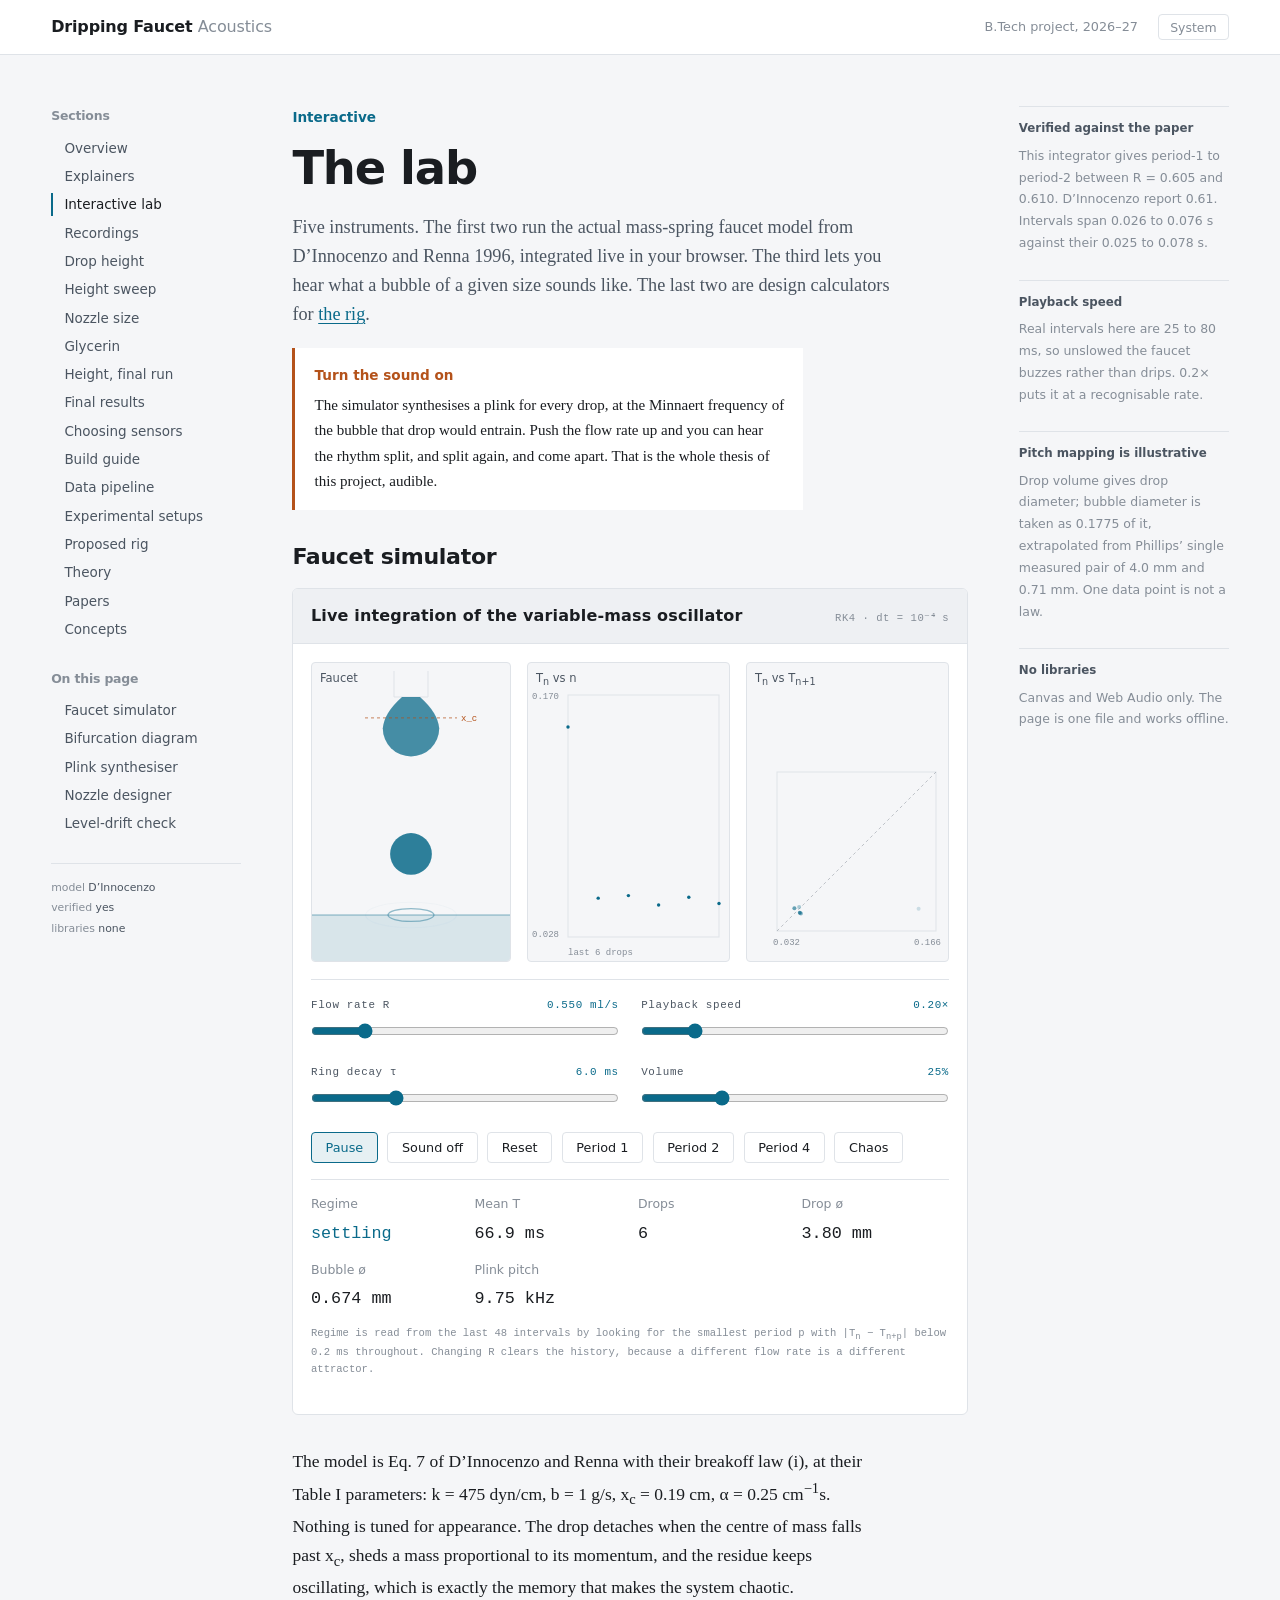
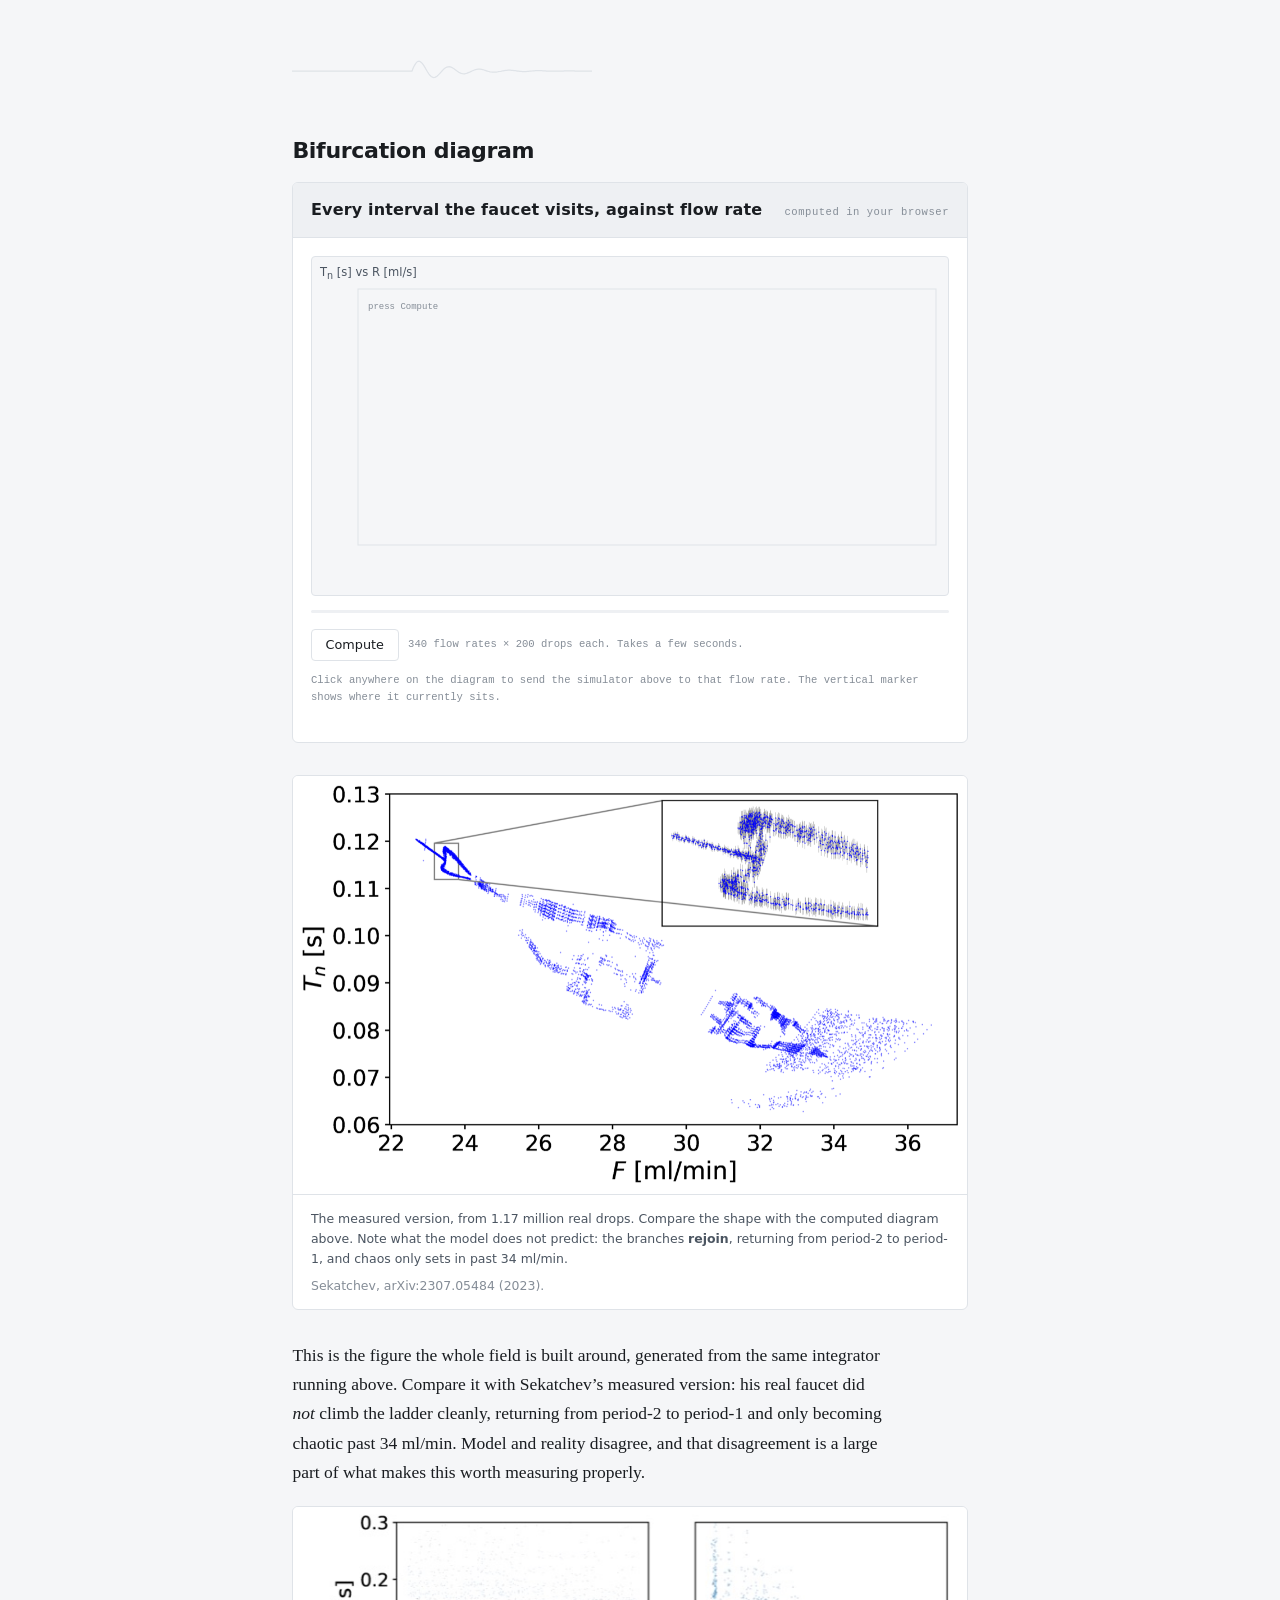
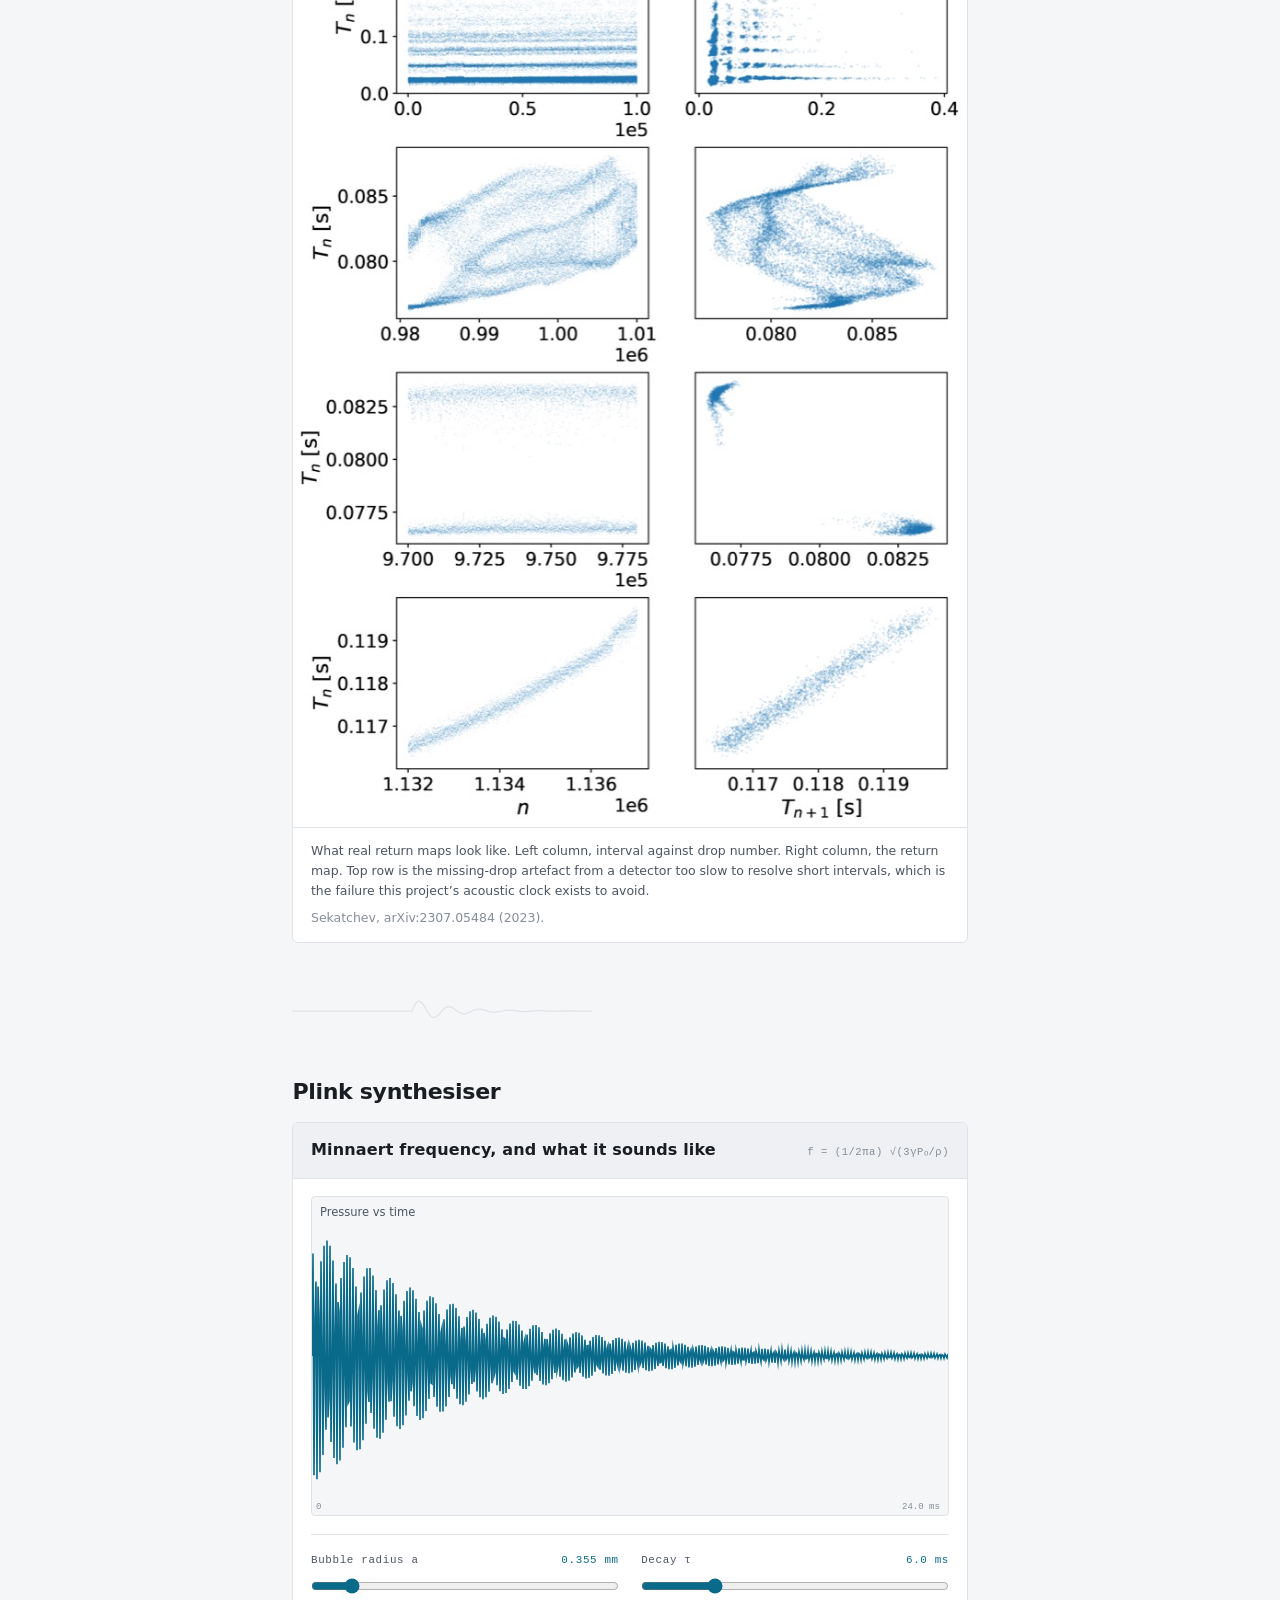
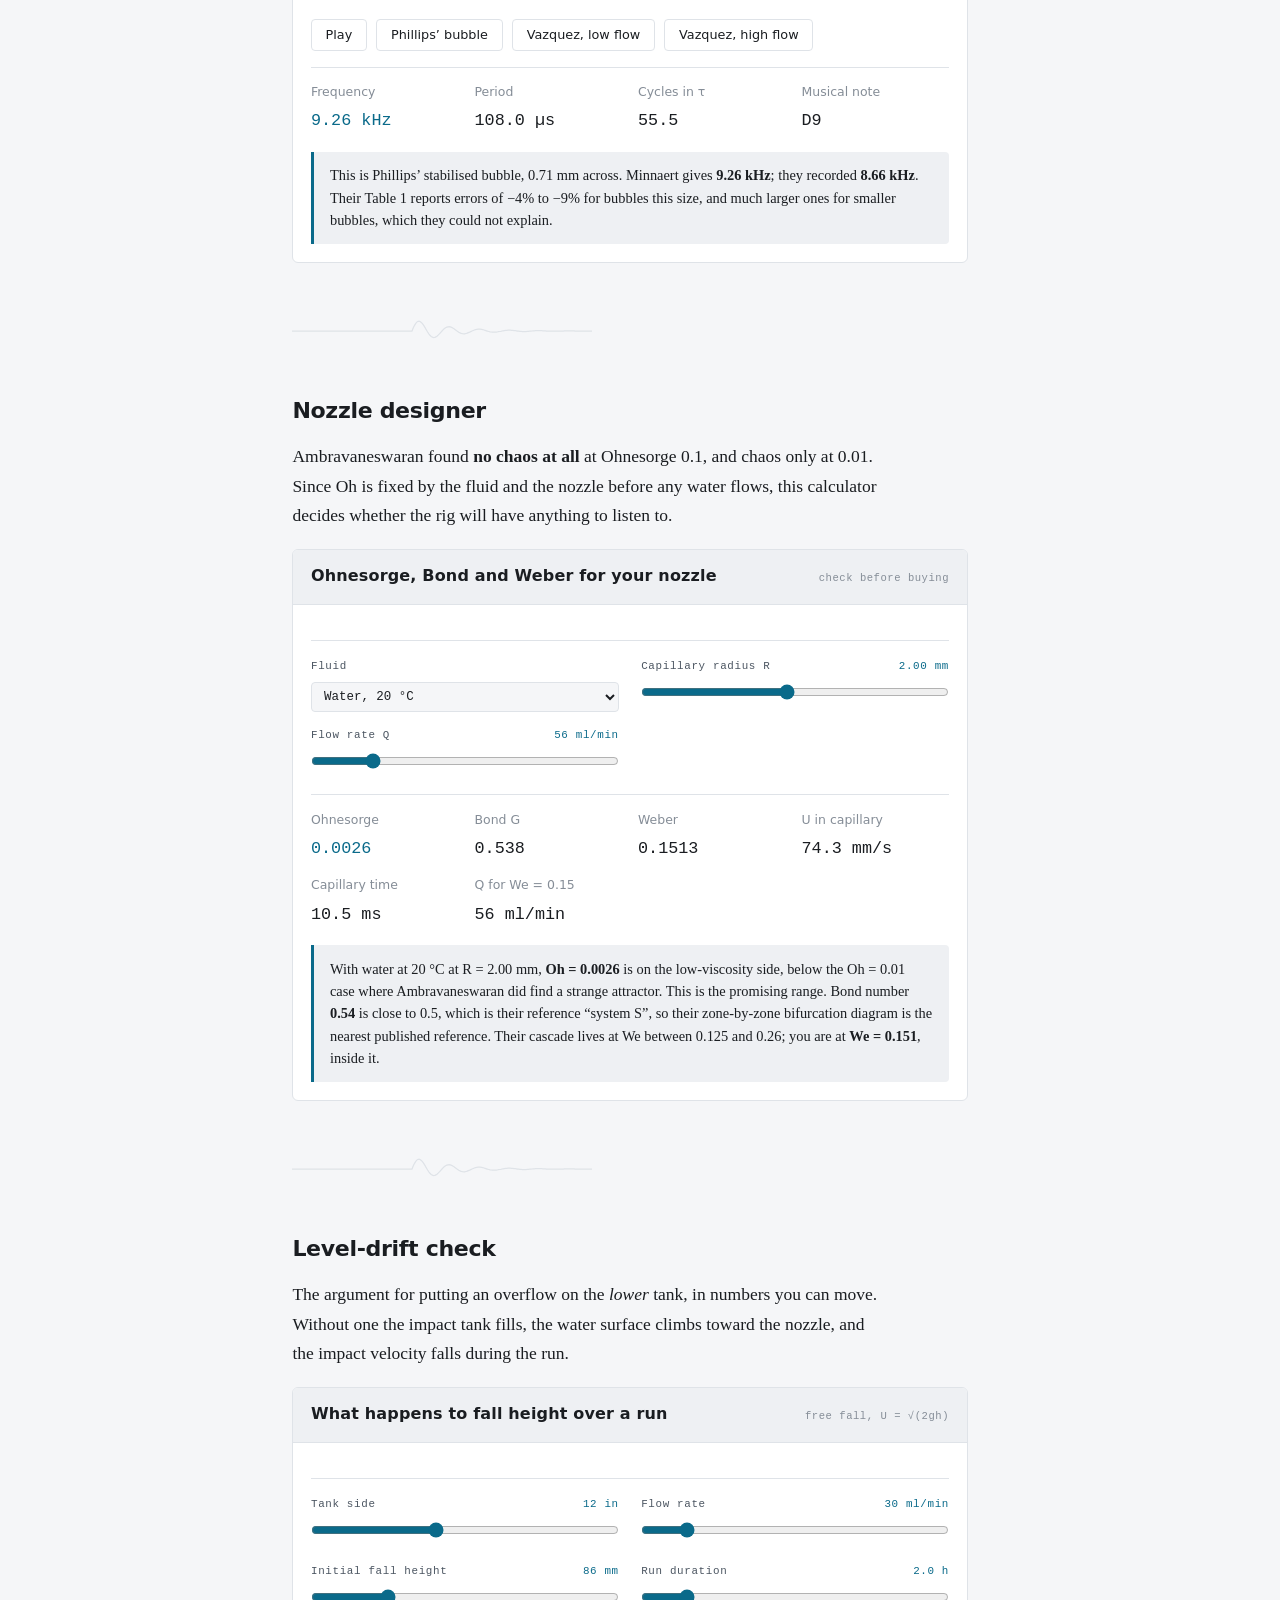
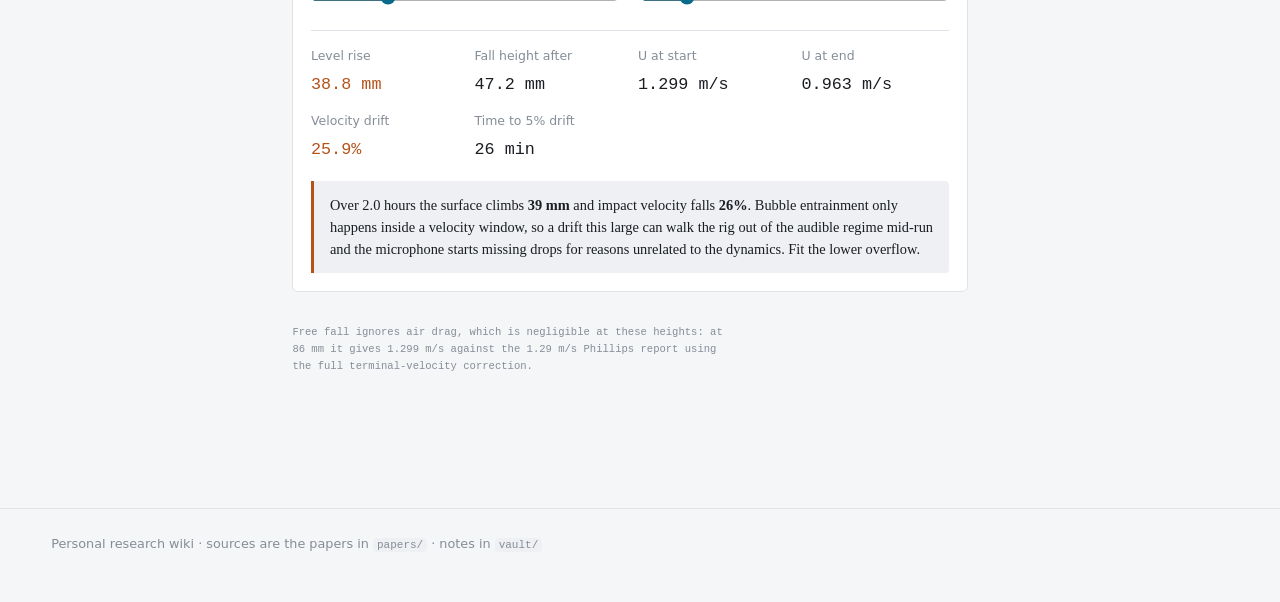
<file: site/lab.html>
<!doctype html>
<html lang="en">
<head>
<meta charset="utf-8">
<meta name="viewport" content="width=device-width, initial-scale=1">
<title>Interactive lab</title>
<link rel="stylesheet" href="style.css">
<script src="theme.js"></script>
</head>
<body>

<svg width="0" height="0" style="position:absolute" aria-hidden="true"><defs>
  <path id="plink-path" d="M0 20 H120 L120.0 20.0 121.2 17.1 122.4 14.6 123.6 12.6 124.8 11.1 126.0 10.3 127.2 10.2 128.4 10.7 129.6 11.7 130.8 13.2 132.0 14.9 133.2 16.9 134.4 19.0 135.6 21.0 136.8 22.8 138.0 24.3 139.2 25.4 140.4 26.2 141.6 26.5 142.8 26.4 144.0 25.9 145.2 25.0 146.4 23.9 147.6 22.7 148.8 21.3 150.0 20.0 151.2 18.7 152.4 17.6 153.6 16.8 154.8 16.1 156.0 15.8 157.2 15.7 158.4 15.9 159.6 16.4 160.8 17.0 162.0 17.8 163.2 18.7 164.4 19.6 165.6 20.4 166.8 21.2 168.0 21.9 169.2 22.4 170.4 22.7 171.6 22.8 172.8 22.8 174.0 22.5 175.2 22.2 176.4 21.7 177.6 21.2 178.8 20.6 180.0 20.0 181.2 19.5 182.4 19.0 183.6 18.6 184.8 18.3 186.0 18.2 187.2 18.1 188.4 18.2 189.6 18.4 190.8 18.7 192.0 19.0 193.2 19.4 194.4 19.8 195.6 20.2 196.8 20.5 198.0 20.8 199.2 21.0 200.4 21.2 201.6 21.2 202.8 21.2 204.0 21.1 205.2 21.0 206.4 20.7 207.6 20.5 208.8 20.3 210.0 20.0 211.2 19.8 212.4 19.6 213.6 19.4 214.8 19.3 216.0 19.2 217.2 19.2 218.4 19.2 219.6 19.3 220.8 19.4 222.0 19.6 223.2 19.7 224.4 19.9 225.6 20.1 226.8 20.2 228.0 20.4 229.2 20.4 230.4 20.5 231.6 20.5 232.8 20.5 234.0 20.5 235.2 20.4 236.4 20.3 237.6 20.2 238.8 20.1 240.0 20.0 241.2 19.9 242.4 19.8 243.6 19.7 244.8 19.7 246.0 19.7 247.2 19.7 248.4 19.7 249.6 19.7 250.8 19.8 252.0 19.8 253.2 19.9 254.4 20.0 255.6 20.0 256.8 20.1 258.0 20.2 259.2 20.2 260.4 20.2 261.6 20.2 262.8 20.2 264.0 20.2 265.2 20.2 266.4 20.1 267.6 20.1 268.8 20.0 270.0 20.0 271.2 20.0 272.4 19.9 273.6 19.9 274.8 19.9 276.0 19.9 277.2 19.8 278.4 19.9 279.6 19.9 280.8 19.9 282.0 19.9 283.2 20.0 284.4 20.0 285.6 20.0 286.8 20.0 288.0 20.1 289.2 20.1 290.4 20.1 291.6 20.1 292.8 20.1 294.0 20.1 295.2 20.1 296.4 20.1 297.6 20.0 298.8 20.0 300.0 20.0"/>
</defs></svg>

<header class="masthead">
  <a class="wordmark" href="index.html">Dripping&nbsp;Faucet <span>Acoustics</span></a>
  <span class="masthead-meta">B.Tech project, 2026&ndash;27</span>
  <button id="themeBtn" class="themetoggle" type="button">System</button>
</header>

<div class="shell">

  <nav class="sidenav">
    <h2>Sections</h2>
    <ul>
      <li><a href="index.html">Overview</a></li>
      <li><a href="explainers.html">Explainers</a></li>
      <li><a href="lab.html" aria-current="page">Interactive lab</a></li>
      <li><a href="recording.html">Recordings</a></li>
      <li><a href="heights.html">Drop height</a></li>
      <li><a href="heights.html?set=sweep">Height sweep</a></li>
      <li><a href="heights.html?set=nozzle">Nozzle size</a></li>
      <li><a href="heights.html?set=glycerin">Glycerin</a></li>
      <li><a href="heights.html?set=heights3">Height, final run</a></li>
      <li><a href="final.html">Final results</a></li>
      <li><a href="sensors.html">Choosing sensors</a></li>
      <li><a href="build.html">Build guide</a></li>
      <li><a href="pipeline.html">Data pipeline</a></li>
      <li><a href="setups.html">Experimental setups</a></li>
      <li><a href="rig.html">Proposed rig</a></li>
      <li><a href="theory.html">Theory</a></li>
      <li><a href="papers.html">Papers</a></li>
      <li><a href="concepts.html">Concepts</a></li>
    </ul>
    <h2>On this page</h2>
    <ul>
      <li><a href="#faucet">Faucet simulator</a></li>
      <li><a href="#bifurcation">Bifurcation diagram</a></li>
      <li><a href="#minnaert">Plink synthesiser</a></li>
      <li><a href="#groups">Nozzle designer</a></li>
      <li><a href="#drift">Level-drift check</a></li>
    </ul>
    <div class="tally">
      model <b>D&rsquo;Innocenzo</b><br>
      verified <b>yes</b><br>
      libraries <b>none</b>
    </div>
  </nav>

  <main>
    <p class="eyebrow">Interactive</p>
    <h1>The lab</h1>
    <p class="lede">Five instruments. The first two run the actual mass-spring faucet model from
    D&rsquo;Innocenzo and Renna 1996, integrated live in your browser. The third lets you hear
    what a bubble of a given size sounds like. The last two are design calculators for
    <a href="rig.html">the rig</a>.</p>

    <div class="callout">
      <b>Turn the sound on</b>
      <p>The simulator synthesises a plink for every drop, at the Minnaert frequency of the bubble
      that drop would entrain. Push the flow rate up and you can hear the rhythm split, and split
      again, and come apart. That is the whole thesis of this project, audible.</p>
    </div>

    <!-- ============================ FAUCET ============================ -->
    <h2 id="faucet">Faucet simulator</h2>

    <div class="panel bleed">
      <div class="panel-head">
        <h3>Live integration of the variable-mass oscillator</h3>
        <span class="tagline">RK4 &middot; dt = 10&#8315;&#8308; s</span>
      </div>
      <div class="panel-body">
        <div class="stage">
          <div class="plot" style="min-height:300px"><span class="cap">faucet</span><canvas id="cvDrip"></canvas></div>
          <div class="plot" style="min-height:300px"><span class="cap">T<sub>n</sub> vs n</span><canvas id="cvSeries"></canvas></div>
          <div class="plot" style="min-height:300px"><span class="cap">T<sub>n</sub> vs T<sub>n+1</sub></span><canvas id="cvMap"></canvas></div>
        </div>

        <div class="controls">
          <label class="ctl">
            <span>Flow rate R <b id="vR">0.55 ml/s</b></span>
            <input id="inR" type="range" min="0.40" max="1.35" step="0.005" value="0.55">
          </label>
          <label class="ctl">
            <span>Playback speed <b id="vSpeed">0.20&times;</b></span>
            <input id="inSpeed" type="range" min="0.05" max="1" step="0.05" value="0.2">
          </label>
          <label class="ctl">
            <span>Ring decay &tau; <b id="vTau">6.0 ms</b></span>
            <input id="inTau" type="range" min="1" max="20" step="0.5" value="6">
          </label>
          <label class="ctl">
            <span>Volume <b id="vVol">25%</b></span>
            <input id="inVol" type="range" min="0" max="100" step="1" value="25">
          </label>
        </div>

        <div class="btnrow">
          <button id="btnRun" aria-pressed="true">Pause</button>
          <button id="btnSound" aria-pressed="false">Sound off</button>
          <button id="btnReset">Reset</button>
          <button data-jump="0.55">Period 1</button>
          <button data-jump="0.70">Period 2</button>
          <button data-jump="0.82">Period 4</button>
          <button data-jump="1.05">Chaos</button>
        </div>

        <div class="readout">
          <div><span>Regime</span><b id="oRegime" class="hi">&mdash;</b></div>
          <div><span>Mean T</span><b id="oMeanT">&mdash;</b></div>
          <div><span>Drops</span><b id="oCount">0</b></div>
          <div><span>Drop &oslash;</span><b id="oDropD">&mdash;</b></div>
          <div><span>Bubble &oslash;</span><b id="oBubD">&mdash;</b></div>
          <div><span>Plink pitch</span><b id="oFreq">&mdash;</b></div>
        </div>

        <p class="hint">Regime is read from the last 48 intervals by looking for the smallest
        period p with |T<sub>n</sub> &minus; T<sub>n+p</sub>| below 0.2 ms throughout. Changing R
        clears the history, because a different flow rate is a different attractor.</p>
      </div>
    </div>

    <p>The model is Eq. 7 of D&rsquo;Innocenzo and Renna with their breakoff law (i), at their
    Table I parameters: k = 475 dyn/cm, b = 1 g/s, x<sub>c</sub> = 0.19 cm,
    &alpha; = 0.25 cm<sup>&minus;1</sup>s. Nothing is tuned for appearance. The drop detaches when
    the centre of mass falls past x<sub>c</sub>, sheds a mass proportional to its momentum, and the
    residue keeps oscillating, which is exactly the memory that makes the system chaotic.</p>

    <svg class="plink" viewBox="0 0 300 40" aria-hidden="true"><use href="#plink-path"/></svg>

    <!-- ========================= BIFURCATION ========================= -->
    <h2 id="bifurcation">Bifurcation diagram</h2>

    <div class="panel bleed">
      <div class="panel-head">
        <h3>Every interval the faucet visits, against flow rate</h3>
        <span class="tagline">computed in your browser</span>
      </div>
      <div class="panel-body">
        <div class="plot" style="min-height:340px"><span class="cap">T<sub>n</sub> [s] vs R [ml/s]</span><canvas id="cvBif"></canvas></div>
        <div class="progress"><i id="bifBar"></i></div>
        <div class="btnrow">
          <button id="btnBif">Compute</button>
          <span class="hint" id="bifMsg" style="margin-top:0">340 flow rates &times; 200 drops each. Takes a few seconds.</span>
        </div>
        <p class="hint">Click anywhere on the diagram to send the simulator above to that flow
        rate. The vertical marker shows where it currently sits.</p>
      </div>
    </div>

    <figure class="paperfig bleed">
      <img src="img/sekatchev-fig4-bifurcation.png" alt="Sekatchev's measured bifurcation diagram: inter-drop interval against volumetric flow rate from 22 to 36 ml per minute, showing branches that split, rejoin and eventually scatter." loading="lazy">
      <figcaption>The measured version, from 1.17 million real drops. Compare the shape with the computed diagram above. Note what the model does not predict: the branches <b>rejoin</b>, returning from period-2 to period-1, and chaos only sets in past 34 ml/min. <span class="credit">Sekatchev, arXiv:2307.05484 (2023).</span></figcaption>
    </figure>

    <p>This is the figure the whole field is built around, generated from the same integrator
    running above. Compare it with Sekatchev&rsquo;s measured version: his real faucet did
    <em>not</em> climb the ladder cleanly, returning from period-2 to period-1 and only becoming
    chaotic past 34 ml/min. Model and reality disagree, and that disagreement is a large part of
    what makes this worth measuring properly.</p>

    <figure class="paperfig bleed">
      <img src="img/sekatchev-fig2-maps.jpg" alt="Four rows of paired plots from Sekatchev 2023: inter-drop interval against drop number on the left, and return maps on the right, for missing-drop, period-4, period-2 and period-1 regimes." loading="lazy">
      <figcaption>What real return maps look like. Left column, interval against drop number. Right column, the return map. Top row is the missing-drop artefact from a detector too slow to resolve short intervals, which is the failure this project&rsquo;s acoustic clock exists to avoid. <span class="credit">Sekatchev, arXiv:2307.05484 (2023).</span></figcaption>
    </figure>

    <svg class="plink" viewBox="0 0 300 40" aria-hidden="true"><use href="#plink-path"/></svg>

    <!-- ========================== MINNAERT =========================== -->
    <h2 id="minnaert">Plink synthesiser</h2>

    <div class="panel bleed">
      <div class="panel-head">
        <h3>Minnaert frequency, and what it sounds like</h3>
        <span class="tagline">f = (1/2&pi;a) &radic;(3&gamma;P&#8320;/&rho;)</span>
      </div>
      <div class="panel-body">
        <div class="plot" style="min-height:180px"><span class="cap">pressure vs time</span><canvas id="cvWave"></canvas></div>
        <div class="controls">
          <label class="ctl">
            <span>Bubble radius a <b id="vA">0.355 mm</b></span>
            <input id="inA" type="range" min="0.08" max="2.5" step="0.005" value="0.355">
          </label>
          <label class="ctl">
            <span>Decay &tau; <b id="vTau2">6.0 ms</b></span>
            <input id="inTau2" type="range" min="0.5" max="25" step="0.5" value="6">
          </label>
        </div>
        <div class="btnrow">
          <button id="btnPlay">Play</button>
          <button data-abtn="0.355">Phillips&rsquo; bubble</button>
          <button data-abtn="0.75">Vazquez, low flow</button>
          <button data-abtn="1.25">Vazquez, high flow</button>
        </div>
        <div class="readout">
          <div><span>Frequency</span><b id="oF" class="hi">&mdash;</b></div>
          <div><span>Period</span><b id="oPer">&mdash;</b></div>
          <div><span>Cycles in &tau;</span><b id="oCyc">&mdash;</b></div>
          <div><span>Musical note</span><b id="oNote">&mdash;</b></div>
        </div>
        <div class="verdict" id="minnVerdict"></div>
      </div>
    </div>

    <svg class="plink" viewBox="0 0 300 40" aria-hidden="true"><use href="#plink-path"/></svg>

    <!-- =========================== GROUPS ============================ -->
    <h2 id="groups">Nozzle designer</h2>
    <p>Ambravaneswaran found <strong>no chaos at all</strong> at Ohnesorge 0.1, and chaos only at
    0.01. Since Oh is fixed by the fluid and the nozzle before any water flows, this calculator
    decides whether the rig will have anything to listen to.</p>

    <div class="panel bleed">
      <div class="panel-head">
        <h3>Ohnesorge, Bond and Weber for your nozzle</h3>
        <span class="tagline">check before buying</span>
      </div>
      <div class="panel-body">
        <div class="controls">
          <label class="ctl">
            <span>Fluid</span>
            <select id="inFluid">
              <option value="water" selected>Water, 20 &deg;C</option>
              <option value="gly70">70% glycerin / water</option>
              <option value="ethanol">Ethanol</option>
              <option value="custom">Custom</option>
            </select>
          </label>
          <label class="ctl">
            <span>Capillary radius R <b id="vRad">2.00 mm</b></span>
            <input id="inRad" type="range" min="0.2" max="4" step="0.05" value="2">
          </label>
          <label class="ctl">
            <span>Flow rate Q <b id="vQ">56 ml/min</b></span>
            <input id="inQ" type="range" min="1" max="300" step="1" value="56">
          </label>
        </div>
        <div class="controls" id="customRow" hidden>
          <label class="ctl"><span>&rho; [kg/m&sup3;]</span><input id="inRho" type="number" value="998.2" step="0.1"></label>
          <label class="ctl"><span>&sigma; [N/m]</span><input id="inSig" type="number" value="0.0728" step="0.0001"></label>
          <label class="ctl"><span>&mu; [Pa&middot;s]</span><input id="inMu" type="number" value="0.001002" step="0.000001"></label>
        </div>
        <div class="readout">
          <div><span>Ohnesorge</span><b id="oOh" class="hi">&mdash;</b></div>
          <div><span>Bond G</span><b id="oG">&mdash;</b></div>
          <div><span>Weber</span><b id="oWe">&mdash;</b></div>
          <div><span>U in capillary</span><b id="oU">&mdash;</b></div>
          <div><span>Capillary time</span><b id="oTc">&mdash;</b></div>
          <div><span>Q for We = 0.15</span><b id="oQtarget">&mdash;</b></div>
        </div>
        <div class="verdict" id="ohVerdict"></div>
      </div>
    </div>

    <svg class="plink" viewBox="0 0 300 40" aria-hidden="true"><use href="#plink-path"/></svg>

    <!-- =========================== DRIFT ============================= -->
    <h2 id="drift">Level-drift check</h2>
    <p>The argument for putting an overflow on the <em>lower</em> tank, in numbers you can move.
    Without one the impact tank fills, the water surface climbs toward the nozzle, and the impact
    velocity falls during the run.</p>

    <div class="panel bleed">
      <div class="panel-head">
        <h3>What happens to fall height over a run</h3>
        <span class="tagline">free fall, U = &radic;(2gh)</span>
      </div>
      <div class="panel-body">
        <div class="controls">
          <label class="ctl">
            <span>Tank side <b id="vSide">12 in</b></span>
            <input id="inSide" type="range" min="4" max="24" step="1" value="12">
          </label>
          <label class="ctl">
            <span>Flow rate <b id="vQ2">30 ml/min</b></span>
            <input id="inQ2" type="range" min="5" max="200" step="1" value="30">
          </label>
          <label class="ctl">
            <span>Initial fall height <b id="vH">86 mm</b></span>
            <input id="inH" type="range" min="20" max="300" step="1" value="86">
          </label>
          <label class="ctl">
            <span>Run duration <b id="vHrs">2.0 h</b></span>
            <input id="inHrs" type="range" min="0.5" max="12" step="0.5" value="2">
          </label>
        </div>
        <div class="readout">
          <div><span>Level rise</span><b id="oRise" class="warn">&mdash;</b></div>
          <div><span>Fall height after</span><b id="oHend">&mdash;</b></div>
          <div><span>U at start</span><b id="oU0">&mdash;</b></div>
          <div><span>U at end</span><b id="oU1">&mdash;</b></div>
          <div><span>Velocity drift</span><b id="oDrift" class="warn">&mdash;</b></div>
          <div><span>Time to 5% drift</span><b id="oT5">&mdash;</b></div>
        </div>
        <div class="verdict" id="driftVerdict"></div>
      </div>
    </div>

    <p class="hint">Free fall ignores air drag, which is negligible at these heights: at 86 mm it
    gives 1.299 m/s against the 1.29 m/s Phillips report using the full terminal-velocity
    correction.</p>
  </main>

  <aside class="rail">
    <div class="note">
      <b>Verified against the paper</b>
      This integrator gives period-1 to period-2 between R = 0.605 and 0.610. D&rsquo;Innocenzo
      report 0.61. Intervals span 0.026 to 0.076 s against their 0.025 to 0.078 s.
    </div>
    <div class="note">
      <b>Playback speed</b>
      Real intervals here are 25 to 80 ms, so unslowed the faucet buzzes rather than drips.
      0.2&times; puts it at a recognisable rate.
    </div>
    <div class="note">
      <b>Pitch mapping is illustrative</b>
      Drop volume gives drop diameter; bubble diameter is taken as 0.1775 of it, extrapolated
      from Phillips&rsquo; single measured pair of 4.0 mm and 0.71 mm. One data point is not a
      law.
    </div>
    <div class="note">
      <b>No libraries</b>
      Canvas and Web Audio only. The page is one file and works offline.
    </div>
  </aside>

</div>

<footer class="foot">
  Personal research wiki &middot; sources are the papers in <code>papers/</code> &middot;
  notes in <code>vault/</code>
</footer>

<script>
"use strict";

/* ---------------------------------------------------------------- helpers */

const $ = id => document.getElementById(id);

function pal() {
  const cs = getComputedStyle(document.documentElement);
  const g = n => cs.getPropertyValue(n).trim();
  return { ink:g('--ink'), ink2:g('--ink-2'), ink3:g('--ink-3'), rule:g('--rule'),
           hydro:g('--hydro'), aero:g('--aero'), ground:g('--ground'), surface:g('--surface') };
}
let C = pal();
matchMedia('(prefers-color-scheme: dark)').addEventListener('change', () => { C = pal(); drawBifCached(); });

function fit(cv) {
  const dpr = window.devicePixelRatio || 1;
  const r = cv.getBoundingClientRect();
  const w = Math.max(1, Math.round(r.width)), h = Math.max(1, Math.round(r.height));
  if (cv.width !== w*dpr || cv.height !== h*dpr) { cv.width = w*dpr; cv.height = h*dpr; }
  const g = cv.getContext('2d');
  g.setTransform(dpr, 0, 0, dpr, 0, 0);
  g.clearRect(0, 0, w, h);
  return { g, w, h };
}

/* ------------------------------------------------- faucet physics (cgs) */
/* D'Innocenzo & Renna 1996, Eq. 7 with breakoff law (i), Table I values.  */

const P = { k:475, g:980, b:1, xc:0.19, alpha:0.25, rho:1, m0:0.01, v0:0.1 };
const DT = 1e-4;

function newState(R) { return { x:0, v:P.v0, M:P.m0, t:0, last:0, R:R }; }

function stepFaucet(s) {
  const R = s.R, dt = DT;
  const ax = (x, v, M) => P.g - P.k*x/M - (R + P.b)*v/M;
  const k1x = s.v,                     k1v = ax(s.x, s.v, s.M);
  const k2x = s.v + .5*dt*k1v,         k2v = ax(s.x + .5*dt*k1x, s.v + .5*dt*k1v, s.M + .5*dt*R);
  const k3x = s.v + .5*dt*k2v,         k3v = ax(s.x + .5*dt*k2x, s.v + .5*dt*k2v, s.M + .5*dt*R);
  const k4x = s.v + dt*k3v,            k4v = ax(s.x + dt*k3x, s.v + dt*k3v, s.M + dt*R);
  const xn = s.x + dt/6*(k1x + 2*k2x + 2*k3x + k4x);
  const vn = s.v + dt/6*(k1v + 2*k2v + 2*k3v + k4v);
  const Mn = s.M + dt*R;
  s.t += dt;
  if (xn >= P.xc) {
    const f  = (xn !== s.x) ? (P.xc - s.x)/(xn - s.x) : 0;
    const tc = s.t - dt + f*dt;
    const vc = s.v + f*(vn - s.v), Mc = s.M + f*(Mn - s.M);
    let dM = P.alpha*Mc*vc;
    dM = Math.max(1e-9, Math.min(dM, Mc - 1e-4));            // residue must stay positive
    const r = Math.cbrt(3*dM/(4*Math.PI*P.rho));
    s.x = P.xc - r*dM/Mc; s.v = vc; s.M = Mc - dM; s.t = tc;
    const T = tc - s.last; s.last = tc;
    return { T, dM };
  }
  s.x = xn; s.v = vn; s.M = Mn;
  return null;
}

/* -------------------------------------------------------------- acoustics */

const MINN = 3.2866;                       // (1/2pi)*sqrt(3*gamma*P0/rho), air in water at 1 atm
const minnaert = aMetres => MINN/aMetres;

/* Drop mass -> entrained bubble -> pitch. The 0.1775 ratio is extrapolated
   from Phillips' single pair (4.0 mm drop, 0.71 mm bubble), so treat the
   absolute pitch as illustrative and the trend as the real content. */
function dropAcoustics(dM) {
  const dDrop = Math.cbrt(6*dM/Math.PI);   // cm
  const dBub  = 0.1775*dDrop;              // cm
  const a     = dBub/200;                  // m, radius
  return { f: minnaert(a), dDropMm: dDrop*10, dBubMm: dBub*10 };
}

let actx = null, soundOn = false;
function audioCtx() {
  if (!actx) actx = new (window.AudioContext || window.webkitAudioContext)();
  if (actx.state === 'suspended') actx.resume();
  return actx;
}
function plink(freq, tauSec, amp) {
  if (!soundOn || amp <= 0 || !isFinite(freq)) return;
  const c = audioCtx(), t0 = c.currentTime;
  const osc = c.createOscillator(), gn = c.createGain();
  osc.type = 'sine';
  osc.frequency.setValueAtTime(Math.min(freq, 18000), t0);
  gn.gain.setValueAtTime(1e-4, t0);
  gn.gain.exponentialRampToValueAtTime(Math.max(amp, 2e-4), t0 + 0.0008);
  gn.gain.exponentialRampToValueAtTime(1e-4, t0 + tauSec*5 + 0.002);
  osc.connect(gn); gn.connect(c.destination);
  osc.start(t0); osc.stop(t0 + tauSec*5 + 0.03);
}

function noteName(f) {
  if (!isFinite(f) || f <= 0) return '—';
  const n = Math.round(12*Math.log2(f/440)) + 69;
  const names = ['C','C#','D','D#','E','F','F#','G','G#','A','A#','B'];
  return names[((n % 12) + 12) % 12] + (Math.floor(n/12) - 1);
}

/* ================================================= 1. faucet simulator == */

const sim = {
  st: newState(0.55), Ts: [], pairs: [], falling: [], ripples: [],
  count: 0, running: true, speed: 0.2, tau: 0.006, vol: 0.25, lastDrop: null
};

function simReset(keepR) {
  const R = keepR ? sim.st.R : 0.55;
  sim.st = newState(R); sim.Ts = []; sim.pairs = [];
  sim.falling = []; sim.ripples = []; sim.count = 0; sim.lastDrop = null;
}

function classify(T) {
  if (T.length < 48) return null;
  const w = T.slice(-48), tol = 2e-4;
  for (let p = 1; p <= 8; p++) {
    let ok = true;
    for (let i = 0; i + p < w.length; i++) if (Math.abs(w[i] - w[i+p]) > tol) { ok = false; break; }
    if (ok) return p;
  }
  return 0;
}

function advance(dtWall) {
  const dtPhys = Math.min(dtWall, 0.05)*sim.speed;
  let n = Math.min(Math.round(dtPhys/DT), 4000);
  while (n-- > 0) {
    const ev = stepFaucet(sim.st);
    if (ev) {
      sim.count++;
      sim.Ts.push(ev.T); if (sim.Ts.length > 400) sim.Ts.shift();
      const L = sim.Ts.length;
      if (L > 1) { sim.pairs.push([sim.Ts[L-2], sim.Ts[L-1]]); if (sim.pairs.length > 500) sim.pairs.shift(); }
      const ac = dropAcoustics(ev.dM);
      sim.lastDrop = { T: ev.T, ...ac };
      sim.falling.push({ y: 0, vy: 0.35, r: Math.cbrt(3*ev.dM/(4*Math.PI))*110, f: ac.f });
    }
  }
}

function drawDrip(dt) {
  const cv = $('cvDrip'); if (!cv) return;
  const { g, w, h } = fit(cv);
  const cx = w/2, nozY = 34, scale = 110, waterY = h - 46;

  g.strokeStyle = C.rule; g.lineWidth = 1;
  g.beginPath(); g.moveTo(cx - 17, 8); g.lineTo(cx - 17, nozY); g.lineTo(cx + 17, nozY); g.lineTo(cx + 17, 8); g.stroke();

  g.fillStyle = C.hydro; g.globalAlpha = 0.12;
  g.fillRect(0, waterY, w, h - waterY); g.globalAlpha = 1;
  g.strokeStyle = C.hydro; g.globalAlpha = 0.5;
  g.beginPath(); g.moveTo(0, waterY); g.lineTo(w, waterY); g.stroke(); g.globalAlpha = 1;

  const rr = Math.cbrt(3*sim.st.M/(4*Math.PI))*scale;
  const cy = nozY + sim.st.x*scale + rr*0.55;
  g.fillStyle = C.hydro; g.globalAlpha = 0.75;
  g.beginPath();
  g.moveTo(cx - 9, nozY);
  g.quadraticCurveTo(cx - rr*0.95, cy - rr*0.55, cx - rr, cy);
  g.arc(cx, cy, rr, Math.PI, 0, true);
  g.quadraticCurveTo(cx + rr*0.95, cy - rr*0.55, cx + 9, nozY);
  g.closePath(); g.fill(); g.globalAlpha = 1;

  g.strokeStyle = C.aero; g.setLineDash([3, 3]); g.lineWidth = 1; g.globalAlpha = 0.7;
  const ycrit = nozY + P.xc*scale;
  g.beginPath(); g.moveTo(cx - 46, ycrit); g.lineTo(cx + 46, ycrit); g.stroke();
  g.setLineDash([]); g.globalAlpha = 1;
  g.fillStyle = C.aero; g.font = '9px ui-monospace, Menlo, monospace';
  g.fillText('x_c', cx + 50, ycrit + 3);

  for (let i = sim.falling.length - 1; i >= 0; i--) {
    const d = sim.falling[i];
    d.vy += 900*dt; d.y += d.vy*dt*60;
    const y = nozY + P.xc*scale + d.y;
    if (y >= waterY) {
      sim.falling.splice(i, 1);
      sim.ripples.push({ r: 2, a: 0.8 });
      plink(d.f, sim.tau, sim.vol);
      continue;
    }
    g.fillStyle = C.hydro; g.globalAlpha = 0.85;
    g.beginPath(); g.arc(cx, y, Math.max(2, d.r), 0, 6.2832); g.fill(); g.globalAlpha = 1;
  }

  for (let i = sim.ripples.length - 1; i >= 0; i--) {
    const rp = sim.ripples[i];
    rp.r += 90*dt; rp.a -= 1.6*dt;
    if (rp.a <= 0) { sim.ripples.splice(i, 1); continue; }
    g.strokeStyle = C.hydro; g.globalAlpha = rp.a; g.lineWidth = 1.2;
    g.beginPath(); g.ellipse(cx, waterY, rp.r, rp.r*0.28, 0, 0, 6.2832); g.stroke(); g.globalAlpha = 1;
  }
}

function drawSeries() {
  const cv = $('cvSeries'); if (!cv) return;
  const { g, w, h } = fit(cv);
  const pad = { l: 40, r: 10, t: 32, b: 24 };   // top clears the caption
  const T = sim.Ts.slice(-140);
  g.strokeStyle = C.rule; g.lineWidth = 1;
  g.strokeRect(pad.l, pad.t, w - pad.l - pad.r, h - pad.t - pad.b);
  if (T.length < 2) return;
  let lo = Math.min(...T), hi = Math.max(...T);
  const m = Math.max((hi - lo)*0.18, 0.002); lo -= m; hi += m;
  const X = i => pad.l + (w - pad.l - pad.r)*i/(T.length - 1);
  const Y = t => pad.t + (h - pad.t - pad.b)*(1 - (t - lo)/(hi - lo));
  g.fillStyle = C.hydro;
  for (let i = 0; i < T.length; i++) { g.beginPath(); g.arc(X(i), Y(T[i]), 1.7, 0, 6.2832); g.fill(); }
  g.fillStyle = C.ink3; g.font = '9px ui-monospace, Menlo, monospace';
  g.fillText(hi.toFixed(3), 4, pad.t + 4);
  g.fillText(lo.toFixed(3), 4, h - pad.b);
  g.fillText('last ' + T.length + ' drops', pad.l, h - 6);
}

function drawMap() {
  const cv = $('cvMap'); if (!cv) return;
  const { g, w, h } = fit(cv);
  const pad = 30, S = Math.min(w, h) - pad - 12;
  const ox = pad, oy = h - pad;
  g.strokeStyle = C.rule; g.lineWidth = 1;
  g.strokeRect(ox, oy - S, S, S);
  if (sim.pairs.length < 2) return;
  let lo = Infinity, hi = -Infinity;
  for (const p of sim.pairs) { lo = Math.min(lo, p[0], p[1]); hi = Math.max(hi, p[0], p[1]); }
  const m = Math.max((hi - lo)*0.14, 0.002); lo -= m; hi += m;
  const X = t => ox + S*(t - lo)/(hi - lo);
  const Y = t => oy - S*(t - lo)/(hi - lo);
  g.strokeStyle = C.ink3; g.globalAlpha = 0.5; g.setLineDash([3, 3]);
  g.beginPath(); g.moveTo(ox, oy); g.lineTo(ox + S, oy - S); g.stroke();
  g.setLineDash([]); g.globalAlpha = 1;
  for (let i = 0; i < sim.pairs.length; i++) {
    const age = i/sim.pairs.length;
    g.fillStyle = C.hydro; g.globalAlpha = 0.18 + 0.72*age;
    g.beginPath(); g.arc(X(sim.pairs[i][0]), Y(sim.pairs[i][1]), 2, 0, 6.2832); g.fill();
  }
  g.globalAlpha = 1;
  g.fillStyle = C.ink3; g.font = '9px ui-monospace, Menlo, monospace';
  g.fillText(lo.toFixed(3), ox - 4, oy + 14);
  g.fillText(hi.toFixed(3), ox + S - 22, oy + 14);
}

function updateReadout() {
  const p = classify(sim.Ts);
  const el = $('oRegime');
  el.textContent = p === null ? 'settling' : p === 0 ? 'chaotic' : 'period ' + p;
  el.className = (p === 0) ? 'warn' : 'hi';
  const T = sim.Ts.slice(-48);
  $('oMeanT').textContent = T.length ? (T.reduce((a, b) => a + b, 0)/T.length*1000).toFixed(1) + ' ms' : '—';
  $('oCount').textContent = sim.count;
  if (sim.lastDrop) {
    $('oDropD').textContent = sim.lastDrop.dDropMm.toFixed(2) + ' mm';
    $('oBubD').textContent  = sim.lastDrop.dBubMm.toFixed(3) + ' mm';
    $('oFreq').textContent  = (sim.lastDrop.f/1000).toFixed(2) + ' kHz';
  }
}

let tPrev = performance.now();
function loop(now) {
  const dt = Math.min((now - tPrev)/1000, 0.05); tPrev = now;
  if (sim.running) advance(dt);
  drawDrip(dt); drawSeries(); drawMap(); updateReadout();
  if (bifMark !== null) drawBifCached();
  requestAnimationFrame(loop);
}

/* =============================================== 2. bifurcation diagram = */

const BIF = { r0: 0.40, r1: 1.35, cols: 340, transient: 140, keep: 60 };
let bifData = null, bifMark = null, bifBusy = false;

function computeBif(done) {
  if (bifBusy) return;
  bifBusy = true;
  const data = new Array(BIF.cols);
  let col = 0;
  const chunk = () => {
    const t0 = performance.now();
    while (col < BIF.cols && performance.now() - t0 < 24) {
      const R = BIF.r0 + (BIF.r1 - BIF.r0)*col/(BIF.cols - 1);
      const s = newState(R); const out = [];
      let n = 0;
      while (n < BIF.transient + BIF.keep) {
        const ev = stepFaucet(s);
        if (ev) { n++; if (n > BIF.transient) out.push(ev.T); }
      }
      data[col] = out; col++;
    }
    $('bifBar').style.width = (100*col/BIF.cols).toFixed(1) + '%';
    if (col < BIF.cols) requestAnimationFrame(chunk);
    else { bifData = data; bifBusy = false; $('bifMsg').textContent = 'Done. Click to set the flow rate.'; done && done(); }
  };
  requestAnimationFrame(chunk);
}

function drawBifCached() {
  const cv = $('cvBif'); if (!cv) return;
  const { g, w, h } = fit(cv);
  const pad = { l: 46, r: 12, t: 32, b: 30 };   // top clears the caption
  const iw = w - pad.l - pad.r, ih = h - pad.t - pad.b;
  g.strokeStyle = C.rule; g.lineWidth = 1; g.strokeRect(pad.l, pad.t, iw, ih);
  g.fillStyle = C.ink3; g.font = '9px ui-monospace, Menlo, monospace';
  if (!bifData) { g.fillText('press Compute', pad.l + 10, pad.t + 20); return; }
  let lo = Infinity, hi = -Infinity;
  for (const c of bifData) for (const t of c) { if (t < lo) lo = t; if (t > hi) hi = t; }
  const m = (hi - lo)*0.05; lo -= m; hi += m;
  g.fillStyle = C.hydro;
  for (let i = 0; i < bifData.length; i++) {
    const x = pad.l + iw*i/(bifData.length - 1);
    for (const t of bifData[i]) {
      const y = pad.t + ih*(1 - (t - lo)/(hi - lo));
      g.globalAlpha = 0.42; g.fillRect(x, y, 1.2, 1.2);
    }
  }
  g.globalAlpha = 1;
  if (bifMark !== null) {
    const x = pad.l + iw*(bifMark - BIF.r0)/(BIF.r1 - BIF.r0);
    g.strokeStyle = C.aero; g.lineWidth = 1.2; g.globalAlpha = 0.85;
    g.beginPath(); g.moveTo(x, pad.t); g.lineTo(x, pad.t + ih); g.stroke(); g.globalAlpha = 1;
  }
  g.fillStyle = C.ink3;
  g.fillText(hi.toFixed(3) + ' s', 4, pad.t + 8);
  g.fillText(lo.toFixed(3) + ' s', 4, pad.t + ih);
  g.fillText(BIF.r0.toFixed(2), pad.l, h - 10);
  g.fillText(BIF.r1.toFixed(2) + ' ml/s', pad.l + iw - 54, h - 10);
}

/* ================================================ 3. plink synthesiser == */

function drawWave() {
  const cv = $('cvWave'); if (!cv) return;
  const { g, w, h } = fit(cv);
  const a = parseFloat($('inA').value)/1000;
  const f = minnaert(a), tau = parseFloat($('inTau2').value)/1000;
  const span = tau*4, base = h/2;
  g.strokeStyle = C.rule; g.lineWidth = 1;
  g.beginPath(); g.moveTo(0, base); g.lineTo(w, base); g.stroke();
  g.strokeStyle = C.hydro; g.lineWidth = 1.6; g.beginPath();
  for (let px = 0; px <= w; px++) {
    const t = span*px/w;
    const y = base - (h*0.40)*Math.exp(-t/tau)*Math.sin(2*Math.PI*f*t);
    px ? g.lineTo(px, y) : g.moveTo(px, y);
  }
  g.stroke();
  g.fillStyle = C.ink3; g.font = '9px ui-monospace, Menlo, monospace';
  g.fillText('0', 4, h - 6);
  g.fillText((span*1000).toFixed(1) + ' ms', w - 46, h - 6);
}

function updateMinnaert() {
  const a = parseFloat($('inA').value)/1000;
  const tau = parseFloat($('inTau2').value)/1000;
  const f = minnaert(a);
  $('vA').textContent = (a*1000).toFixed(3) + ' mm';
  $('vTau2').textContent = (tau*1000).toFixed(1) + ' ms';
  $('oF').textContent = f < 1000 ? f.toFixed(0) + ' Hz' : (f/1000).toFixed(2) + ' kHz';
  $('oPer').textContent = (1e6/f).toFixed(1) + ' µs';
  $('oCyc').textContent = (f*tau).toFixed(1);
  $('oNote').textContent = noteName(f);
  const v = $('minnVerdict');
  if (f > 18000) {
    v.className = 'verdict warn';
    v.innerHTML = 'Above <b>18 kHz</b>, near or past the edge of adult hearing and of most sound cards&rsquo; useful range. Playback is clamped. Bubbles this small are why Phillips needed a hydrophone and a 400 Hz DFT resolution rather than an ear.';
  } else if (Math.abs(a*1000 - 0.355) < 0.02) {
    v.className = 'verdict';
    v.innerHTML = 'This is Phillips&rsquo; stabilised bubble, 0.71 mm across. Minnaert gives <b>' + (f/1000).toFixed(2) + ' kHz</b>; they recorded <b>8.66 kHz</b>. Their Table 1 reports errors of &minus;4% to &minus;9% for bubbles this size, and much larger ones for smaller bubbles, which they could not explain.';
  } else {
    v.className = 'verdict';
    v.innerHTML = 'Frequency scales as <b>1/a</b>, so halving the bubble doubles the pitch. This is the relation Vazquez inverted to read bubble sizes of 1500 to 4975 &micro;m straight off a spectral peak.';
  }
  drawWave();
}

/* ================================================ 4. nozzle designer ==== */

const FLUIDS = {
  water:   { rho: 998.2, sig: 0.0728,  mu: 0.001002, label: 'water at 20 &deg;C' },
  gly70:   { rho: 1181,  sig: 0.0655,  mu: 0.0225,   label: '70% glycerin, approximate tabulated values' },
  ethanol: { rho: 789,   sig: 0.0223,  mu: 0.00120,  label: 'ethanol at 20 &deg;C' }
};

function fluidNow() {
  const key = $('inFluid').value;
  if (key === 'custom') {
    return { rho: +$('inRho').value, sig: +$('inSig').value, mu: +$('inMu').value, label: 'your custom fluid' };
  }
  return FLUIDS[key];
}

function updateGroups() {
  const f = fluidNow();
  const R = parseFloat($('inRad').value)/1000;             // m
  const Q = parseFloat($('inQ').value)*1e-6/60;            // m^3/s
  $('vRad').textContent = (R*1000).toFixed(2) + ' mm';
  $('vQ').textContent = $('inQ').value + ' ml/min';
  const A = Math.PI*R*R, U = Q/A;
  const Oh = f.mu/Math.sqrt(f.rho*R*f.sig);
  const G  = f.rho*9.81*R*R/f.sig;
  const We = f.rho*U*U*R/f.sig;
  const tc = Math.sqrt(f.rho*R*R*R/f.sig);
  const Utarget = Math.sqrt(0.15*f.sig/(f.rho*R));
  const Qtarget = Utarget*A*60/1e-6;
  $('oOh').textContent = Oh.toFixed(4);
  $('oG').textContent  = G.toFixed(3);
  $('oWe').textContent = We.toFixed(4);
  $('oU').textContent  = (U*1000).toFixed(1) + ' mm/s';
  $('oTc').textContent = (tc*1000).toFixed(1) + ' ms';
  $('oQtarget').textContent = Qtarget.toFixed(0) + ' ml/min';

  const v = $('ohVerdict');
  let msg = 'With ' + f.label + ' at R = ' + (R*1000).toFixed(2) + ' mm, ';
  if (Oh > 0.5) {
    v.className = 'verdict warn';
    msg += '<b>Oh = ' + Oh.toFixed(3) + '</b> sits outside the band where the slender-jet model was validated (0.01 to 0.5). Ambravaneswaran report that at Oh of order 1 the faucet goes straight from period-1 to a jet with no cascade at all. Expect nothing to listen to.';
  } else if (Oh > 0.05) {
    v.className = 'verdict warn';
    msg += '<b>Oh = ' + Oh.toFixed(3) + '</b> is in the viscous range. Ambravaneswaran found <em>no chaotic regime at all</em> at Oh = 0.1: period doubling, halving, a jump, then back to period-1 and jetting. A cascade may exist but chaos is not guaranteed.';
  } else {
    v.className = 'verdict';
    msg += '<b>Oh = ' + Oh.toFixed(4) + '</b> is on the low-viscosity side, below the Oh = 0.01 case where Ambravaneswaran did find a strange attractor. This is the promising range.';
  }
  if (Math.abs(G - 0.5) < 0.08) {
    msg += ' Bond number <b>' + G.toFixed(2) + '</b> is close to 0.5, which is their reference &ldquo;system S&rdquo;, so their zone-by-zone bifurcation diagram is the nearest published reference.';
  }
  msg += ' Their cascade lives at We between 0.125 and 0.26; you are at <b>We = ' + We.toFixed(3) + '</b>' +
         (We < 0.125 ? ', below it. Try about ' + Qtarget.toFixed(0) + ' ml/min.' :
          We > 0.26  ? ', above it, which is jetting territory.' : ', inside it.');
  v.innerHTML = msg;
}

/* ================================================== 5. drift check ===== */

function updateDrift() {
  const side = parseFloat($('inSide').value);            // inches
  const Q    = parseFloat($('inQ2').value);              // ml/min
  const h0   = parseFloat($('inH').value);               // mm
  const hrs  = parseFloat($('inHrs').value);
  $('vSide').textContent = side + ' in';
  $('vQ2').textContent = Q + ' ml/min';
  $('vH').textContent = h0 + ' mm';
  $('vHrs').textContent = hrs.toFixed(1) + ' h';

  const areaCm2 = Math.pow(side*2.54, 2);
  const riseCmPerH = Q*60/areaCm2;
  const riseMm = riseCmPerH*hrs*10;
  const hEnd = Math.max(0, h0 - riseMm);
  const U0 = Math.sqrt(2*9.81*h0/1000), U1 = Math.sqrt(2*9.81*hEnd/1000);
  const drift = h0 > 0 ? (U0 - U1)/U0*100 : 0;
  // U ~ sqrt(h), so a 5% velocity drop needs h to fall by 1 - 0.95^2 = 9.75%
  const hoursTo5 = riseCmPerH > 0 ? (h0*0.0975/10)/riseCmPerH : Infinity;

  $('oRise').textContent  = riseMm.toFixed(1) + ' mm';
  $('oHend').textContent  = hEnd.toFixed(1) + ' mm';
  $('oU0').textContent    = U0.toFixed(3) + ' m/s';
  $('oU1').textContent    = U1.toFixed(3) + ' m/s';
  $('oDrift').textContent = drift.toFixed(1) + '%';
  $('oT5').textContent    = isFinite(hoursTo5) ? (hoursTo5 < 1 ? (hoursTo5*60).toFixed(0) + ' min' : hoursTo5.toFixed(1) + ' h') : '—';

  const v = $('driftVerdict');
  if (drift > 10) {
    v.className = 'verdict warn';
    v.innerHTML = 'Over ' + hrs.toFixed(1) + ' hours the surface climbs <b>' + riseMm.toFixed(0) + ' mm</b> and impact velocity falls <b>' + drift.toFixed(0) + '%</b>. Bubble entrainment only happens inside a velocity window, so a drift this large can walk the rig out of the audible regime mid-run and the microphone starts missing drops for reasons unrelated to the dynamics. Fit the lower overflow.';
  } else if (drift > 3) {
    v.className = 'verdict warn';
    v.innerHTML = 'A <b>' + drift.toFixed(1) + '%</b> velocity drift over the run. Small, but it is a systematic trend rather than noise, so it will show up as slow curvature in the interval series and be mistaken for dynamics. You reach 5% in about ' + (isFinite(hoursTo5) ? (hoursTo5 < 1 ? (hoursTo5*60).toFixed(0) + ' minutes' : hoursTo5.toFixed(1) + ' hours') : 'never') + '.';
  } else {
    v.className = 'verdict';
    v.innerHTML = 'Velocity drift stays under <b>' + drift.toFixed(1) + '%</b> here, so this combination is tolerable even without the lower overflow. Push the flow rate or the run duration up and watch how quickly that stops being true.';
  }
}

/* =========================================================== wiring ===== */

function bindRange(id, out, fmt, after) {
  const el = $(id);
  const sync = () => { if (out) $(out).textContent = fmt(parseFloat(el.value)); after && after(); };
  el.addEventListener('input', sync); sync();
}

bindRange('inR', 'vR', v => v.toFixed(3) + ' ml/s', () => {
  sim.st.R = parseFloat($('inR').value); bifMark = sim.st.R;
  sim.Ts = []; sim.pairs = [];                    // a new flow rate is a new attractor
});
bindRange('inSpeed', 'vSpeed', v => v.toFixed(2) + '×', () => sim.speed = parseFloat($('inSpeed').value));
bindRange('inTau', 'vTau', v => v.toFixed(1) + ' ms', () => sim.tau = parseFloat($('inTau').value)/1000);
bindRange('inVol', 'vVol', v => v.toFixed(0) + '%', () => sim.vol = parseFloat($('inVol').value)/100*0.5);

$('btnRun').addEventListener('click', e => {
  sim.running = !sim.running;
  e.target.textContent = sim.running ? 'Pause' : 'Run';
  e.target.setAttribute('aria-pressed', String(sim.running));
});
$('btnSound').addEventListener('click', e => {
  soundOn = !soundOn;
  if (soundOn) audioCtx();
  e.target.textContent = soundOn ? 'Sound on' : 'Sound off';
  e.target.setAttribute('aria-pressed', String(soundOn));
});
$('btnReset').addEventListener('click', () => simReset(true));

document.querySelectorAll('[data-jump]').forEach(b => b.addEventListener('click', () => {
  $('inR').value = b.dataset.jump;
  $('inR').dispatchEvent(new Event('input'));
  simReset(true);
}));

$('btnBif').addEventListener('click', () => {
  $('bifMsg').textContent = 'Integrating…';
  computeBif(drawBifCached);
});
$('cvBif').addEventListener('click', ev => {
  const r = ev.currentTarget.getBoundingClientRect();
  const pad = { l: 46, r: 12 };
  const frac = (ev.clientX - r.left - pad.l)/(r.width - pad.l - pad.r);
  if (frac < 0 || frac > 1) return;
  const R = BIF.r0 + (BIF.r1 - BIF.r0)*frac;
  $('inR').value = R.toFixed(3);
  $('inR').dispatchEvent(new Event('input'));
  simReset(true);
  document.getElementById('faucet').scrollIntoView({ behavior: 'smooth', block: 'start' });
});

['inA', 'inTau2'].forEach(id => $(id).addEventListener('input', updateMinnaert));
$('btnPlay').addEventListener('click', () => {
  soundOn = true;
  $('btnSound').textContent = 'Sound on';
  $('btnSound').setAttribute('aria-pressed', 'true');
  audioCtx();
  plink(minnaert(parseFloat($('inA').value)/1000), parseFloat($('inTau2').value)/1000, 0.22);
});
document.querySelectorAll('[data-abtn]').forEach(b => b.addEventListener('click', () => {
  $('inA').value = b.dataset.abtn; updateMinnaert();
}));

$('inFluid').addEventListener('change', () => {
  const custom = $('inFluid').value === 'custom';
  $('customRow').hidden = !custom;
  if (!custom) {
    const f = FLUIDS[$('inFluid').value];
    $('inRho').value = f.rho; $('inSig').value = f.sig; $('inMu').value = f.mu;
  }
  updateGroups();
});
['inRad', 'inQ', 'inRho', 'inSig', 'inMu'].forEach(id => $(id).addEventListener('input', updateGroups));
['inSide', 'inQ2', 'inH', 'inHrs'].forEach(id => $(id).addEventListener('input', updateDrift));

window.addEventListener('resize', () => { drawBifCached(); drawWave(); });

bifMark = 0.55;
updateMinnaert(); updateGroups(); updateDrift(); drawBifCached();
requestAnimationFrame(loop);
</script>

</body>
</html>
</file>
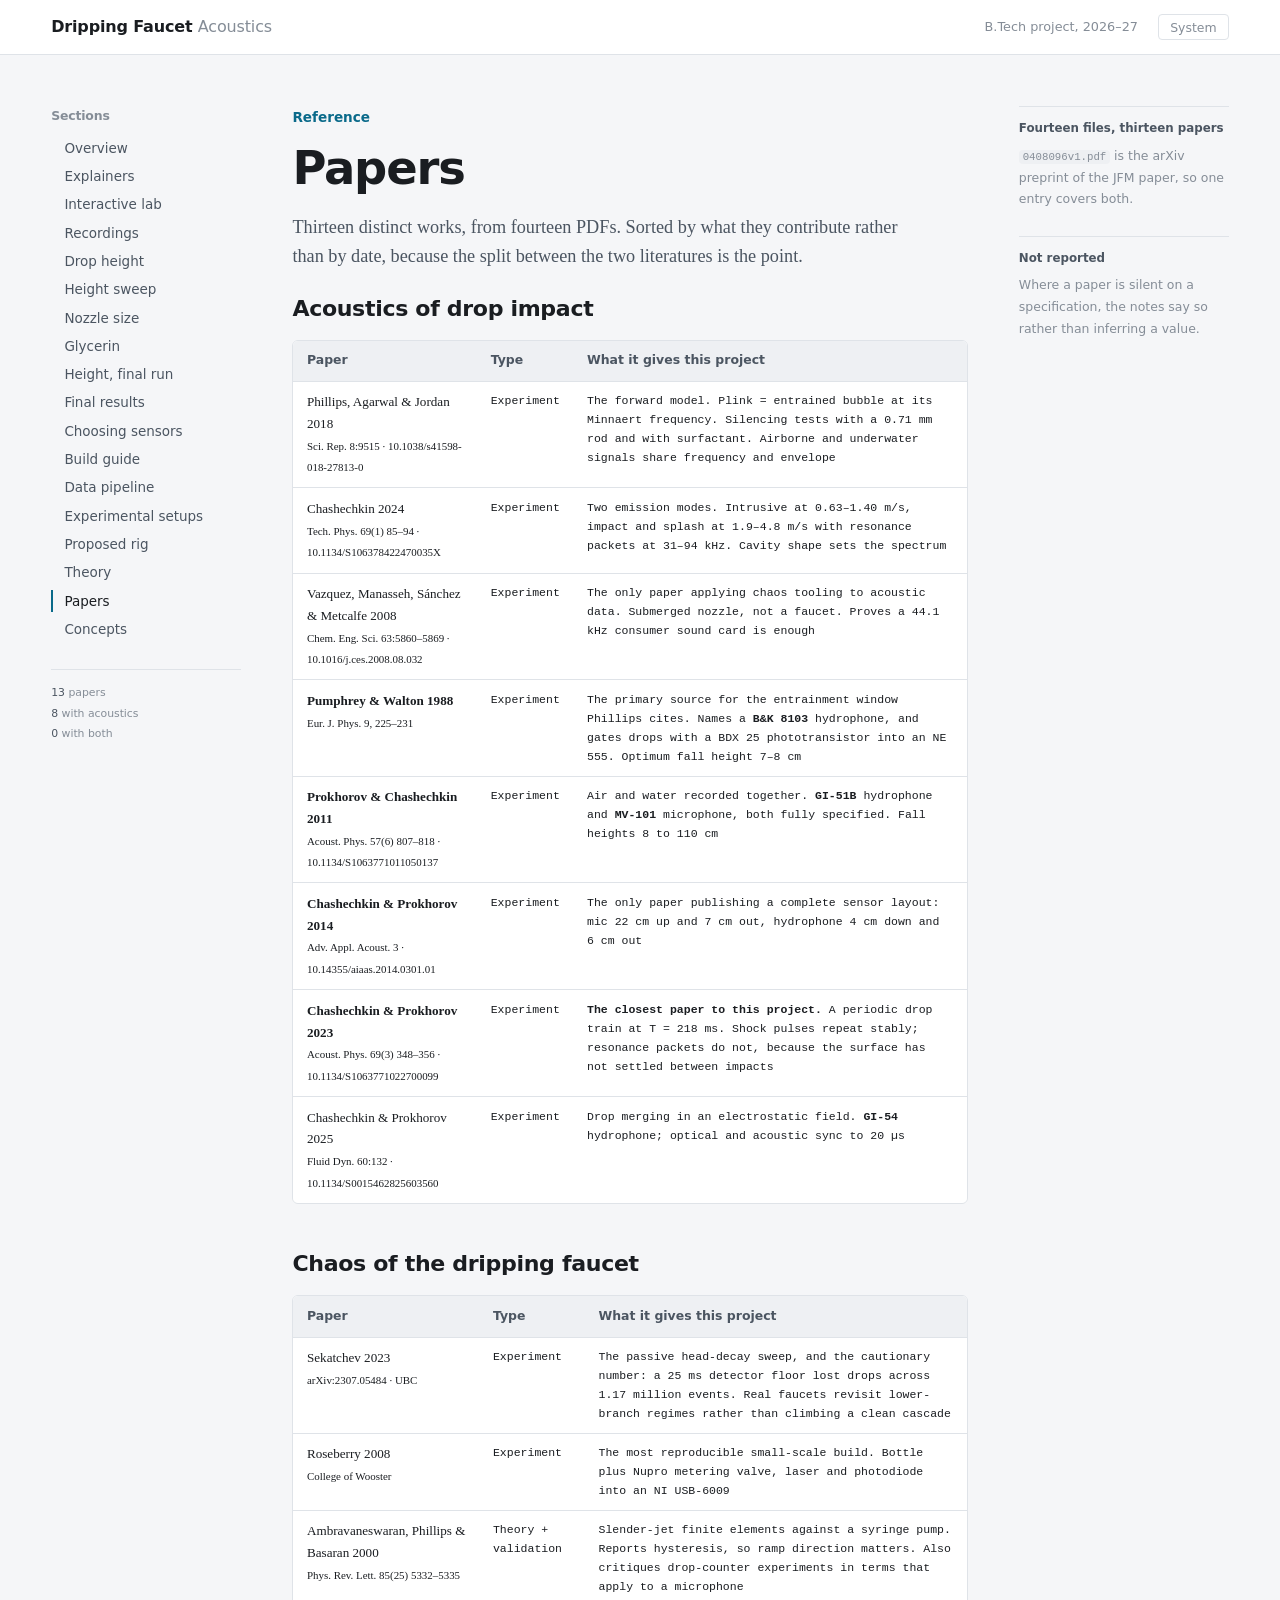
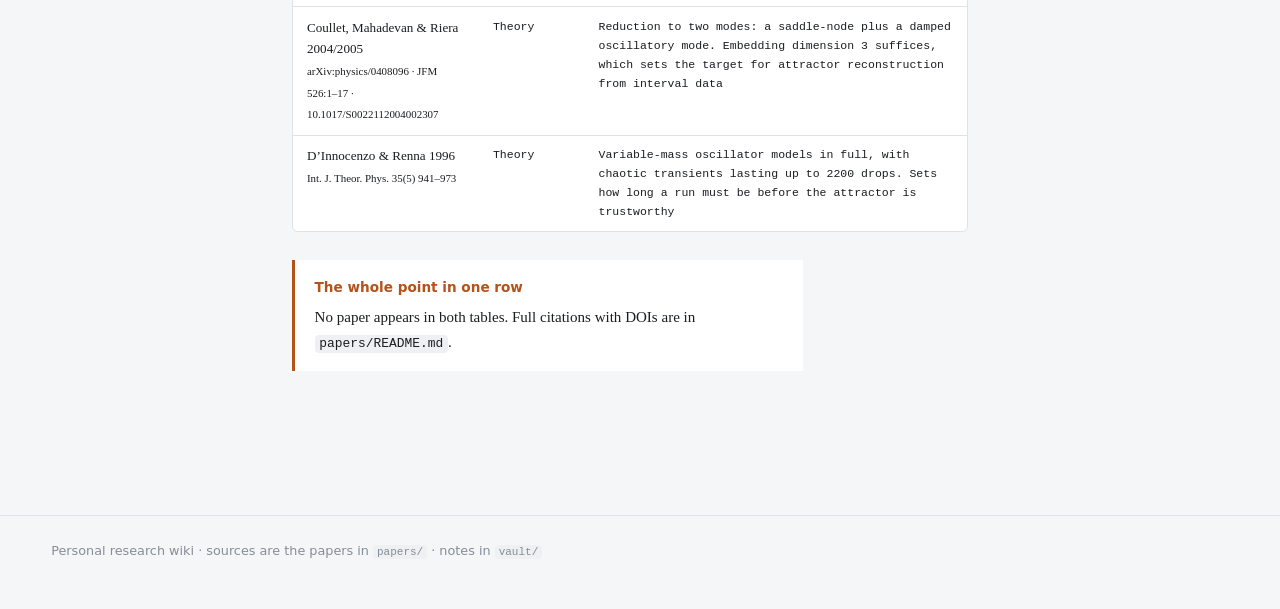
<file: site/papers.html>
<!doctype html>
<html lang="en">
<head>
<meta charset="utf-8">
<meta name="viewport" content="width=device-width, initial-scale=1">
<title>Papers</title>
<link rel="stylesheet" href="style.css">
<script src="theme.js"></script>
</head>
<body>

<header class="masthead">
  <a class="wordmark" href="index.html">Dripping&nbsp;Faucet <span>Acoustics</span></a>
  <span class="masthead-meta">B.Tech project, 2026&ndash;27</span>
  <button id="themeBtn" class="themetoggle" type="button">System</button>
</header>

<div class="shell">

  <nav class="sidenav">
    <h2>Sections</h2>
    <ul>
      <li><a href="index.html">Overview</a></li>
      <li><a href="explainers.html">Explainers</a></li>
      <li><a href="lab.html">Interactive lab</a></li>
      <li><a href="recording.html">Recordings</a></li>
      <li><a href="heights.html">Drop height</a></li>
      <li><a href="heights.html?set=sweep">Height sweep</a></li>
      <li><a href="heights.html?set=nozzle">Nozzle size</a></li>
      <li><a href="heights.html?set=glycerin">Glycerin</a></li>
      <li><a href="heights.html?set=heights3">Height, final run</a></li>
      <li><a href="final.html">Final results</a></li>
      <li><a href="sensors.html">Choosing sensors</a></li>
      <li><a href="build.html">Build guide</a></li>
      <li><a href="pipeline.html">Data pipeline</a></li>
      <li><a href="setups.html">Experimental setups</a></li>
      <li><a href="rig.html">Proposed rig</a></li>
      <li><a href="theory.html">Theory</a></li>
      <li><a href="papers.html" aria-current="page">Papers</a></li>
      <li><a href="concepts.html">Concepts</a></li>
    </ul>
    <div class="tally">
      <b>13</b> papers<br>
      <b>8</b> with acoustics<br>
      <b>0</b> with both
    </div>
  </nav>

  <main>
    <p class="eyebrow">Reference</p>
    <h1>Papers</h1>
    <p class="lede">Thirteen distinct works, from fourteen PDFs. Sorted by what they contribute rather
    than by date, because the split between the two literatures is the point.</p>

    <h2>Acoustics of drop impact</h2>
    <div class="tablewrap bleed">
      <table>
        <thead><tr><th>Paper</th><th>Type</th><th>What it gives this project</th></tr></thead>
        <tbody>
          <tr>
            <td>Phillips, Agarwal &amp; Jordan 2018<br><small>Sci. Rep. 8:9515 &middot; 10.1038/s41598-018-27813-0</small></td>
            <td>Experiment</td>
            <td>The forward model. Plink = entrained bubble at its Minnaert frequency. Silencing tests with a 0.71 mm rod and with surfactant. Airborne and underwater signals share frequency and envelope</td>
          </tr>
          <tr>
            <td>Chashechkin 2024<br><small>Tech. Phys. 69(1) 85&ndash;94 &middot; 10.1134/S106378422470035X</small></td>
            <td>Experiment</td>
            <td>Two emission modes. Intrusive at 0.63&ndash;1.40 m/s, impact and splash at 1.9&ndash;4.8 m/s with resonance packets at 31&ndash;94 kHz. Cavity shape sets the spectrum</td>
          </tr>
          <tr>
            <td>Vazquez, Manasseh, S&aacute;nchez &amp; Metcalfe 2008<br><small>Chem. Eng. Sci. 63:5860&ndash;5869 &middot; 10.1016/j.ces.2008.08.032</small></td>
            <td>Experiment</td>
            <td>The only paper applying chaos tooling to acoustic data. Submerged nozzle, not a faucet. Proves a 44.1 kHz consumer sound card is enough</td>
          </tr>
          <tr>
            <td><strong>Pumphrey &amp; Walton 1988</strong><br><small>Eur. J. Phys. 9, 225&ndash;231</small></td>
            <td>Experiment</td>
            <td>The primary source for the entrainment window Phillips cites. Names a <strong>B&amp;K 8103</strong> hydrophone, and gates drops with a BDX 25 phototransistor into an NE 555. Optimum fall height 7&ndash;8 cm</td>
          </tr>
          <tr>
            <td><strong>Prokhorov &amp; Chashechkin 2011</strong><br><small>Acoust. Phys. 57(6) 807&ndash;818 &middot; 10.1134/S1063771011050137</small></td>
            <td>Experiment</td>
            <td>Air and water recorded together. <strong>GI-51B</strong> hydrophone and <strong>MV-101</strong> microphone, both fully specified. Fall heights 8 to 110 cm</td>
          </tr>
          <tr>
            <td><strong>Chashechkin &amp; Prokhorov 2014</strong><br><small>Adv. Appl. Acoust. 3 &middot; 10.14355/aiaas.2014.0301.01</small></td>
            <td>Experiment</td>
            <td>The only paper publishing a complete sensor layout: mic 22 cm up and 7 cm out, hydrophone 4 cm down and 6 cm out</td>
          </tr>
          <tr>
            <td><strong>Chashechkin &amp; Prokhorov 2023</strong><br><small>Acoust. Phys. 69(3) 348&ndash;356 &middot; 10.1134/S1063771022700099</small></td>
            <td>Experiment</td>
            <td><strong>The closest paper to this project.</strong> A periodic drop train at T = 218 ms. Shock pulses repeat stably; resonance packets do not, because the surface has not settled between impacts</td>
          </tr>
          <tr>
            <td>Chashechkin &amp; Prokhorov 2025<br><small>Fluid Dyn. 60:132 &middot; 10.1134/S0015462825603560</small></td>
            <td>Experiment</td>
            <td>Drop merging in an electrostatic field. <strong>GI-54</strong> hydrophone; optical and acoustic sync to 20 &micro;s</td>
          </tr>
        </tbody>
      </table>
    </div>

    <h2>Chaos of the dripping faucet</h2>
    <div class="tablewrap bleed">
      <table>
        <thead><tr><th>Paper</th><th>Type</th><th>What it gives this project</th></tr></thead>
        <tbody>
          <tr>
            <td>Sekatchev 2023<br><small>arXiv:2307.05484 &middot; UBC</small></td>
            <td>Experiment</td>
            <td>The passive head-decay sweep, and the cautionary number: a 25 ms detector floor lost drops across 1.17 million events. Real faucets revisit lower-branch regimes rather than climbing a clean cascade</td>
          </tr>
          <tr>
            <td>Roseberry 2008<br><small>College of Wooster</small></td>
            <td>Experiment</td>
            <td>The most reproducible small-scale build. Bottle plus Nupro metering valve, laser and photodiode into an NI USB-6009</td>
          </tr>
          <tr>
            <td>Ambravaneswaran, Phillips &amp; Basaran 2000<br><small>Phys. Rev. Lett. 85(25) 5332&ndash;5335</small></td>
            <td>Theory + validation</td>
            <td>Slender-jet finite elements against a syringe pump. Reports hysteresis, so ramp direction matters. Also critiques drop-counter experiments in terms that apply to a microphone</td>
          </tr>
          <tr>
            <td>Coullet, Mahadevan &amp; Riera 2004/2005<br><small>arXiv:physics/0408096 &middot; JFM 526:1&ndash;17 &middot; 10.1017/S0022112004002307</small></td>
            <td>Theory</td>
            <td>Reduction to two modes: a saddle-node plus a damped oscillatory mode. Embedding dimension 3 suffices, which sets the target for attractor reconstruction from interval data</td>
          </tr>
          <tr>
            <td>D&rsquo;Innocenzo &amp; Renna 1996<br><small>Int. J. Theor. Phys. 35(5) 941&ndash;973</small></td>
            <td>Theory</td>
            <td>Variable-mass oscillator models in full, with chaotic transients lasting up to 2200 drops. Sets how long a run must be before the attractor is trustworthy</td>
          </tr>
        </tbody>
      </table>
    </div>

    <div class="callout">
      <b>The whole point in one row</b>
      <p>No paper appears in both tables. Full citations with DOIs are in <code>papers/README.md</code>.</p>
    </div>
  </main>

  <aside class="rail">
    <div class="note">
      <b>Fourteen files, thirteen papers</b>
      <code>0408096v1.pdf</code> is the arXiv preprint of the JFM paper, so one entry covers both.
    </div>
    <div class="note">
      <b>Not reported</b>
      Where a paper is silent on a specification, the notes say so rather than inferring a value.
    </div>
  </aside>

</div>

<footer class="foot">
  Personal research wiki &middot; sources are the papers in <code>papers/</code> &middot;
  notes in <code>vault/</code>
</footer>

</body>
</html>
</file>
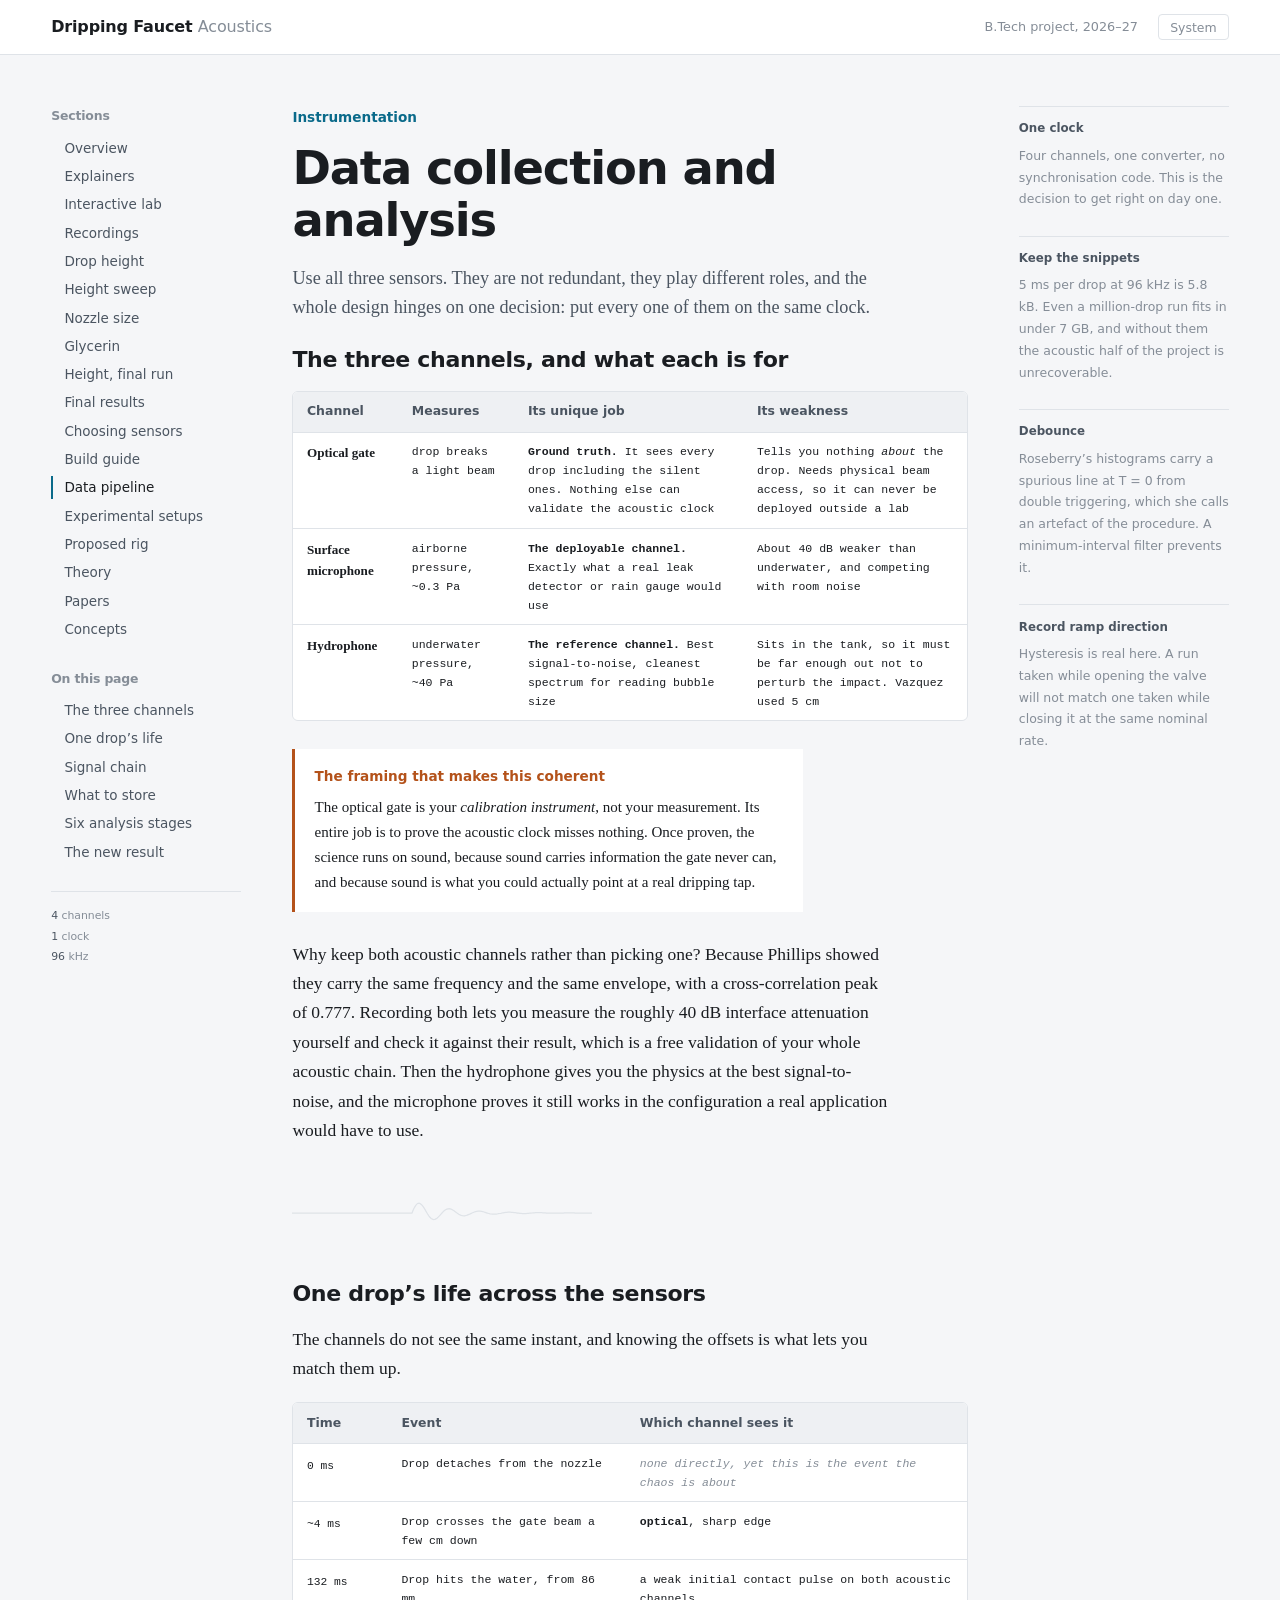
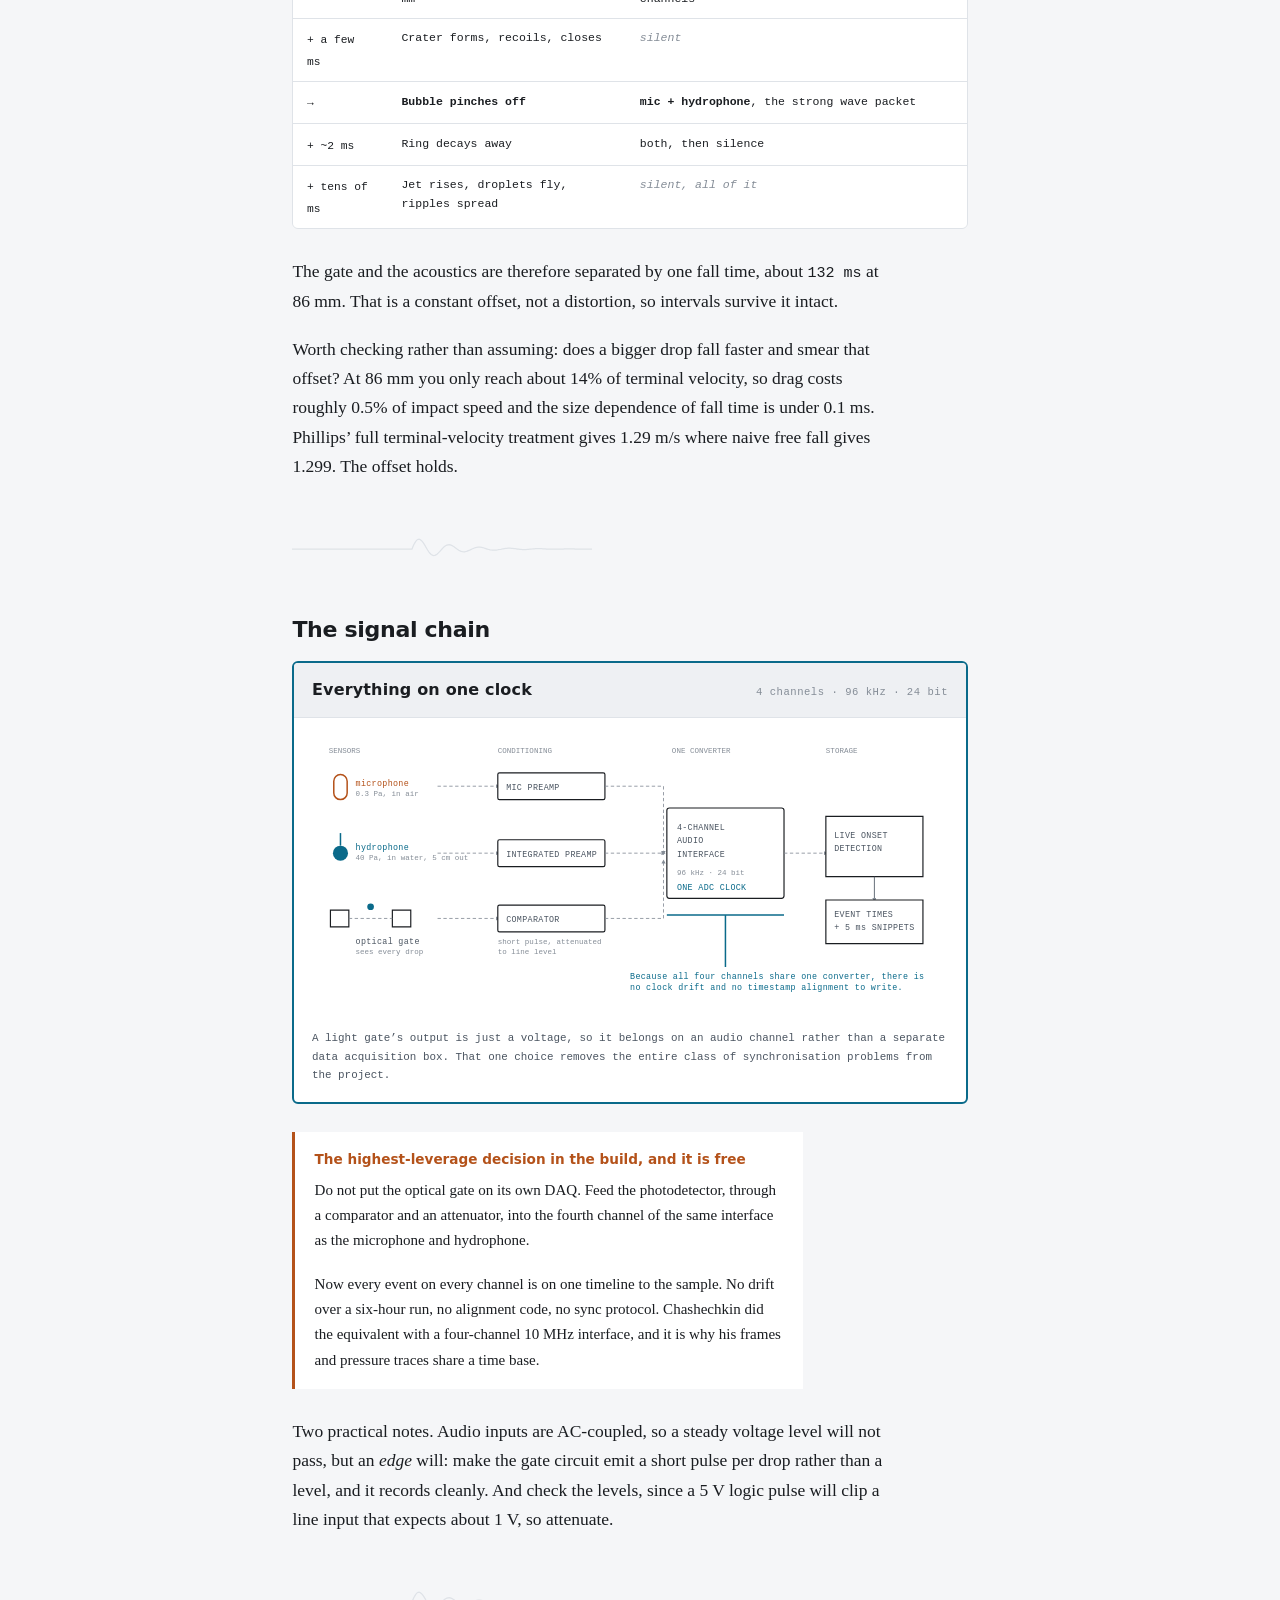
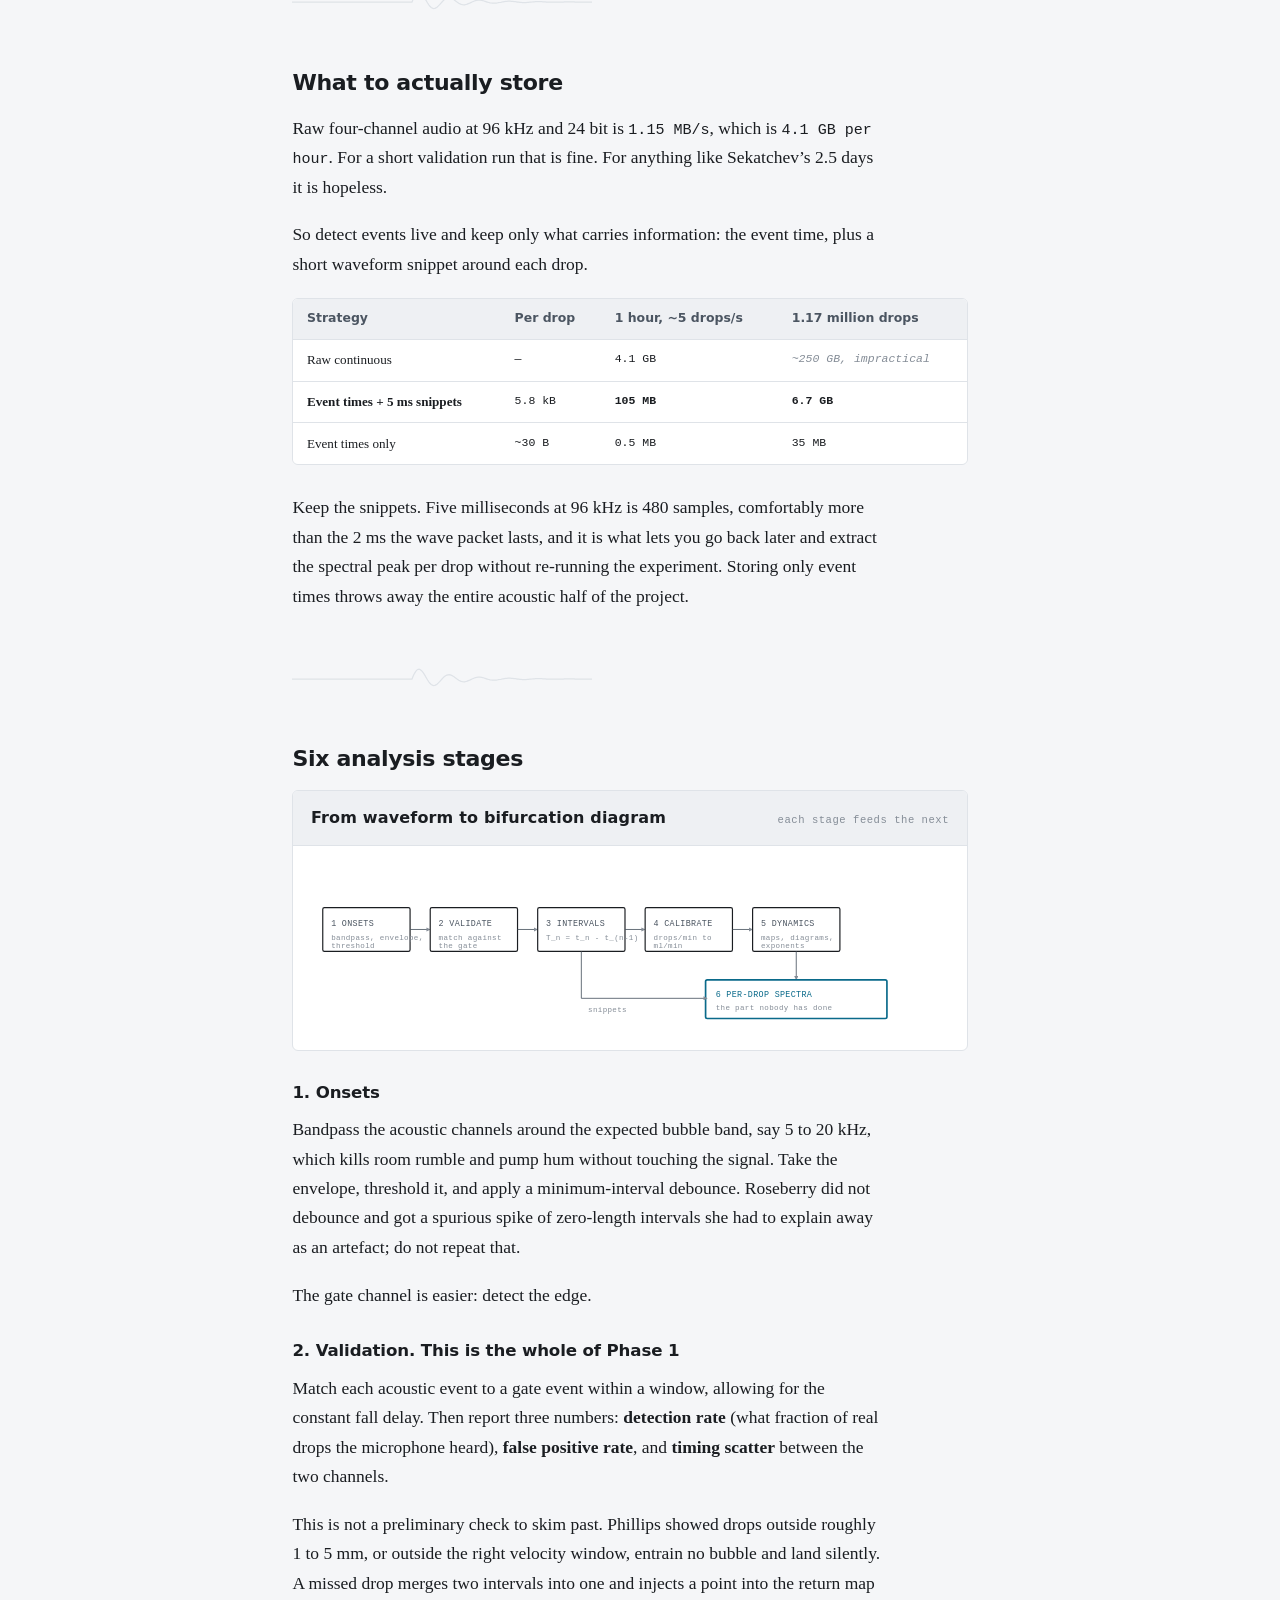
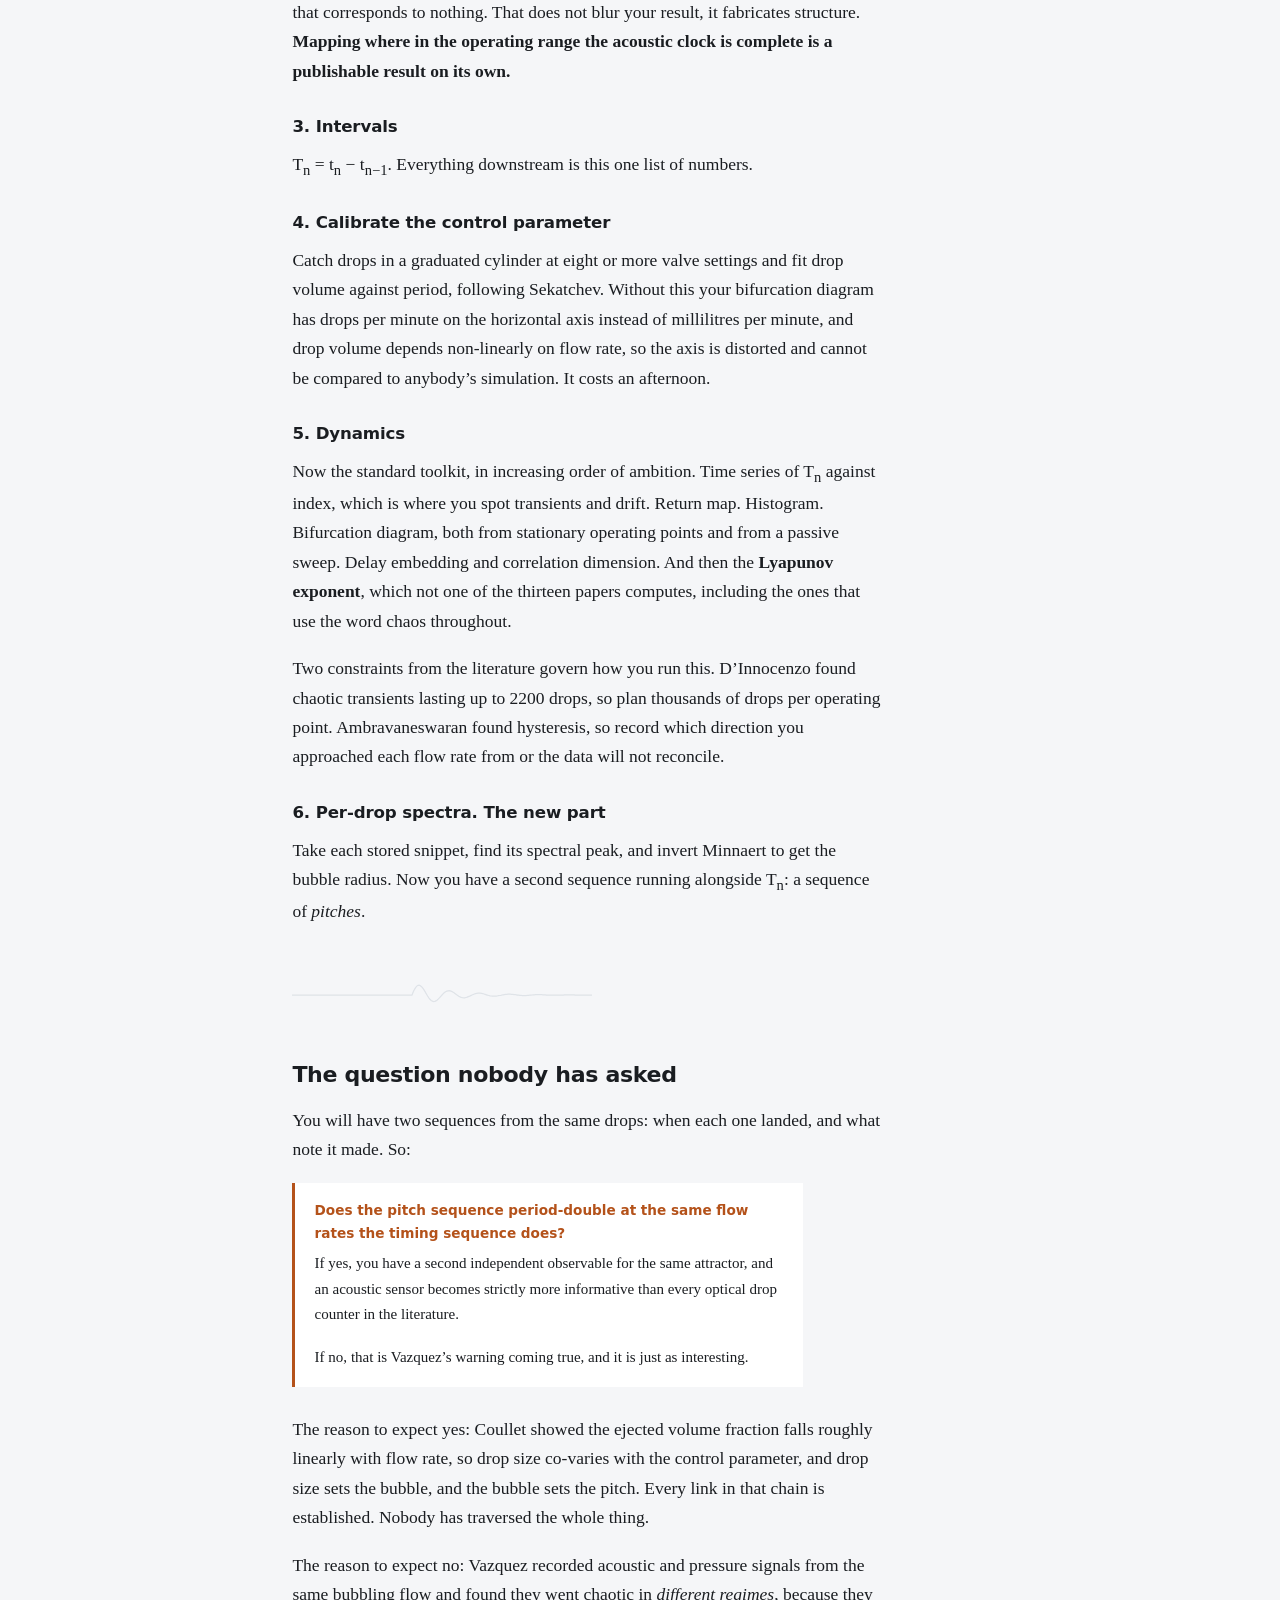
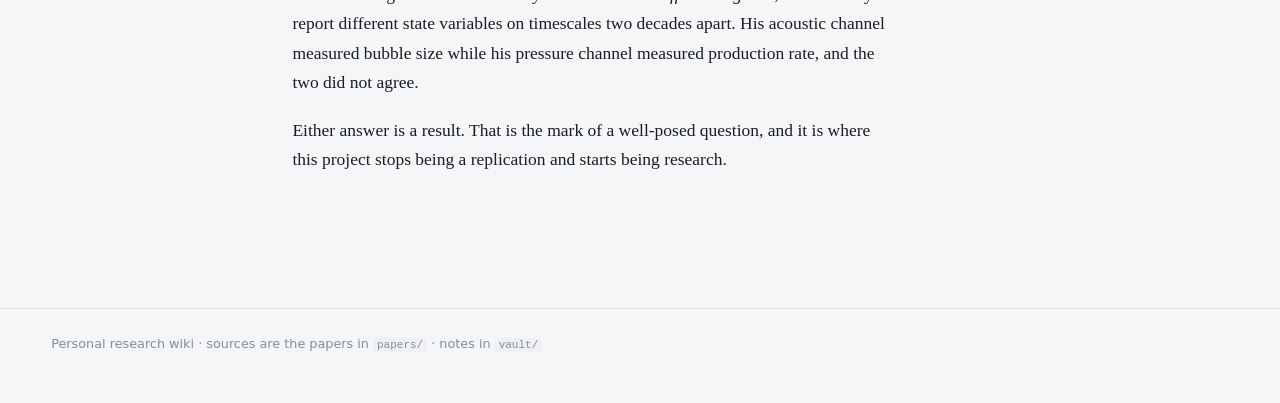
<file: site/pipeline.html>
<!doctype html>
<html lang="en">
<head>
<meta charset="utf-8">
<meta name="viewport" content="width=device-width, initial-scale=1">
<title>Data pipeline</title>
<link rel="stylesheet" href="style.css">
<script src="theme.js"></script>
</head>
<body>

<svg width="0" height="0" style="position:absolute" aria-hidden="true"><defs>
  <path id="plink-path" d="M0 20 H120 L120.0 20.0 121.2 17.1 122.4 14.6 123.6 12.6 124.8 11.1 126.0 10.3 127.2 10.2 128.4 10.7 129.6 11.7 130.8 13.2 132.0 14.9 133.2 16.9 134.4 19.0 135.6 21.0 136.8 22.8 138.0 24.3 139.2 25.4 140.4 26.2 141.6 26.5 142.8 26.4 144.0 25.9 145.2 25.0 146.4 23.9 147.6 22.7 148.8 21.3 150.0 20.0 151.2 18.7 152.4 17.6 153.6 16.8 154.8 16.1 156.0 15.8 157.2 15.7 158.4 15.9 159.6 16.4 160.8 17.0 162.0 17.8 163.2 18.7 164.4 19.6 165.6 20.4 166.8 21.2 168.0 21.9 169.2 22.4 170.4 22.7 171.6 22.8 172.8 22.8 174.0 22.5 175.2 22.2 176.4 21.7 177.6 21.2 178.8 20.6 180.0 20.0 181.2 19.5 182.4 19.0 183.6 18.6 184.8 18.3 186.0 18.2 187.2 18.1 188.4 18.2 189.6 18.4 190.8 18.7 192.0 19.0 193.2 19.4 194.4 19.8 195.6 20.2 196.8 20.5 198.0 20.8 199.2 21.0 200.4 21.2 201.6 21.2 202.8 21.2 204.0 21.1 205.2 21.0 206.4 20.7 207.6 20.5 208.8 20.3 210.0 20.0 211.2 19.8 212.4 19.6 213.6 19.4 214.8 19.3 216.0 19.2 217.2 19.2 218.4 19.2 219.6 19.3 220.8 19.4 222.0 19.6 223.2 19.7 224.4 19.9 225.6 20.1 226.8 20.2 228.0 20.4 229.2 20.4 230.4 20.5 231.6 20.5 232.8 20.5 234.0 20.5 235.2 20.4 236.4 20.3 237.6 20.2 238.8 20.1 240.0 20.0 241.2 19.9 242.4 19.8 243.6 19.7 244.8 19.7 246.0 19.7 247.2 19.7 248.4 19.7 249.6 19.7 250.8 19.8 252.0 19.8 253.2 19.9 254.4 20.0 255.6 20.0 256.8 20.1 258.0 20.2 259.2 20.2 260.4 20.2 261.6 20.2 262.8 20.2 264.0 20.2 265.2 20.2 266.4 20.1 267.6 20.1 268.8 20.0 270.0 20.0 271.2 20.0 272.4 19.9 273.6 19.9 274.8 19.9 276.0 19.9 277.2 19.8 278.4 19.9 279.6 19.9 280.8 19.9 282.0 19.9 283.2 20.0 284.4 20.0 285.6 20.0 286.8 20.0 288.0 20.1 289.2 20.1 290.4 20.1 291.6 20.1 292.8 20.1 294.0 20.1 295.2 20.1 296.4 20.1 297.6 20.0 298.8 20.0 300.0 20.0"/>
  <marker id="ar" viewBox="0 0 8 8" refX="4" refY="4" markerWidth="5" markerHeight="5" orient="auto">
    <path d="M0 0 L8 4 L0 8 z"/>
  </marker>
</defs></svg>

<header class="masthead">
  <a class="wordmark" href="index.html">Dripping&nbsp;Faucet <span>Acoustics</span></a>
  <span class="masthead-meta">B.Tech project, 2026&ndash;27</span>
  <button id="themeBtn" class="themetoggle" type="button">System</button>
</header>

<div class="shell">

  <nav class="sidenav">
    <h2>Sections</h2>
    <ul>
      <li><a href="index.html">Overview</a></li>
      <li><a href="explainers.html">Explainers</a></li>
      <li><a href="lab.html">Interactive lab</a></li>
      <li><a href="recording.html">Recordings</a></li>
      <li><a href="heights.html">Drop height</a></li>
      <li><a href="heights.html?set=sweep">Height sweep</a></li>
      <li><a href="heights.html?set=nozzle">Nozzle size</a></li>
      <li><a href="heights.html?set=glycerin">Glycerin</a></li>
      <li><a href="heights.html?set=heights3">Height, final run</a></li>
      <li><a href="final.html">Final results</a></li>
      <li><a href="sensors.html">Choosing sensors</a></li>
      <li><a href="build.html">Build guide</a></li>
      <li><a href="pipeline.html" aria-current="page">Data pipeline</a></li>
      <li><a href="setups.html">Experimental setups</a></li>
      <li><a href="rig.html">Proposed rig</a></li>
      <li><a href="theory.html">Theory</a></li>
      <li><a href="papers.html">Papers</a></li>
      <li><a href="concepts.html">Concepts</a></li>
    </ul>
    <h2>On this page</h2>
    <ul>
      <li><a href="#channels">The three channels</a></li>
      <li><a href="#timeline">One drop&rsquo;s life</a></li>
      <li><a href="#chain">Signal chain</a></li>
      <li><a href="#recording">What to store</a></li>
      <li><a href="#stages">Six analysis stages</a></li>
      <li><a href="#novel">The new result</a></li>
    </ul>
    <div class="tally">
      <b>4</b> channels<br>
      <b>1</b> clock<br>
      <b>96</b> kHz
    </div>
  </nav>

  <main>
    <p class="eyebrow">Instrumentation</p>
    <h1>Data collection and analysis</h1>
    <p class="lede">Use all three sensors. They are not redundant, they play different roles, and
    the whole design hinges on one decision: put every one of them on the same clock.</p>

    <h2 id="channels">The three channels, and what each is for</h2>

    <div class="tablewrap bleed">
      <table>
        <thead><tr><th>Channel</th><th>Measures</th><th>Its unique job</th><th>Its weakness</th></tr></thead>
        <tbody>
          <tr>
            <td><strong>Optical gate</strong></td>
            <td>drop breaks a light beam</td>
            <td><strong>Ground truth.</strong> It sees every drop including the silent ones. Nothing else can validate the acoustic clock</td>
            <td>Tells you nothing <em>about</em> the drop. Needs physical beam access, so it can never be deployed outside a lab</td>
          </tr>
          <tr>
            <td><strong>Surface microphone</strong></td>
            <td>airborne pressure, ~0.3 Pa</td>
            <td><strong>The deployable channel.</strong> Exactly what a real leak detector or rain gauge would use</td>
            <td>About 40 dB weaker than underwater, and competing with room noise</td>
          </tr>
          <tr>
            <td><strong>Hydrophone</strong></td>
            <td>underwater pressure, ~40 Pa</td>
            <td><strong>The reference channel.</strong> Best signal-to-noise, cleanest spectrum for reading bubble size</td>
            <td>Sits in the tank, so it must be far enough out not to perturb the impact. Vazquez used 5 cm</td>
          </tr>
        </tbody>
      </table>
    </div>

    <div class="callout">
      <b>The framing that makes this coherent</b>
      <p>The optical gate is your <em>calibration instrument</em>, not your measurement. Its entire
      job is to prove the acoustic clock misses nothing. Once proven, the science runs on sound,
      because sound carries information the gate never can, and because sound is what you could
      actually point at a real dripping tap.</p>
    </div>

    <p>Why keep both acoustic channels rather than picking one? Because Phillips showed they carry
    the same frequency and the same envelope, with a cross-correlation peak of 0.777. Recording
    both lets you measure the roughly 40 dB interface attenuation yourself and check it against
    their result, which is a free validation of your whole acoustic chain. Then the hydrophone
    gives you the physics at the best signal-to-noise, and the microphone proves it still works in
    the configuration a real application would have to use.</p>

    <svg class="plink" viewBox="0 0 300 40" aria-hidden="true"><use href="#plink-path"/></svg>

    <h2 id="timeline">One drop&rsquo;s life across the sensors</h2>

    <p>The channels do not see the same instant, and knowing the offsets is what lets you match
    them up.</p>

    <div class="tablewrap bleed">
      <table>
        <thead><tr><th>Time</th><th>Event</th><th>Which channel sees it</th></tr></thead>
        <tbody>
          <tr><td><span class="num">0 ms</span></td><td>Drop detaches from the nozzle</td><td class="nr">none directly, yet this is the event the chaos is about</td></tr>
          <tr><td><span class="num">~4 ms</span></td><td>Drop crosses the gate beam a few cm down</td><td><strong>optical</strong>, sharp edge</td></tr>
          <tr><td><span class="num">132 ms</span></td><td>Drop hits the water, from 86 mm</td><td>a weak initial contact pulse on both acoustic channels</td></tr>
          <tr><td><span class="num">+ a few ms</span></td><td>Crater forms, recoils, closes</td><td class="nr">silent</td></tr>
          <tr><td><span class="num">&rarr;</span></td><td><strong>Bubble pinches off</strong></td><td><strong>mic + hydrophone</strong>, the strong wave packet</td></tr>
          <tr><td><span class="num">+ ~2 ms</span></td><td>Ring decays away</td><td>both, then silence</td></tr>
          <tr><td><span class="num">+ tens of ms</span></td><td>Jet rises, droplets fly, ripples spread</td><td class="nr">silent, all of it</td></tr>
        </tbody>
      </table>
    </div>

    <p>The gate and the acoustics are therefore separated by one fall time, about
    <span class="num">132 ms</span> at 86 mm. That is a constant offset, not a distortion, so
    intervals survive it intact.</p>

    <p>Worth checking rather than assuming: does a bigger drop fall faster and smear that offset?
    At 86 mm you only reach about 14% of terminal velocity, so drag costs roughly 0.5% of impact
    speed and the size dependence of fall time is under 0.1 ms. Phillips&rsquo; full
    terminal-velocity treatment gives 1.29 m/s where naive free fall gives 1.299. The offset holds.</p>

    <svg class="plink" viewBox="0 0 300 40" aria-hidden="true"><use href="#plink-path"/></svg>

    <h2 id="chain">The signal chain</h2>

    <div class="rig bleed proposed">
      <div class="rig-head">
        <h3>Everything on one clock</h3>
        <span class="tagline">4 channels &middot; 96 kHz &middot; 24 bit</span>
      </div>
      <figure>
      <svg viewBox="0 0 760 330" role="img" aria-label="Signal chain diagram. A microphone, a hydrophone and an optical gate each pass through their own conditioning stage into a single four-channel audio interface, which feeds a laptop running live onset detection that writes event times and short waveform snippets to disk.">
        <text class="sch-dim" x="20" y="20">SENSORS</text>
        <text class="sch-dim" x="222" y="20">CONDITIONING</text>
        <text class="sch-dim" x="430" y="20">ONE CONVERTER</text>
        <text class="sch-dim" x="614" y="20">STORAGE</text>

        <!-- mic -->
        <rect class="sch-aero" x="26" y="46" width="16" height="30" rx="8"/>
        <text class="sch-label" x="52" y="60" style="fill:var(--aero)">microphone</text>
        <text class="sch-dim" x="52" y="72">0.3 Pa, in air</text>
        <path class="sch-dash" d="M150 60 H222" marker-end="url(#ar)"/>
        <rect class="sch-fill" x="222" y="44" width="128" height="32" rx="2"/>
        <text class="sch-label" x="232" y="64">MIC PREAMP</text>

        <!-- hydrophone -->
        <circle class="sch-hydro-f" cx="34" cy="140" r="9"/>
        <path class="sch-hydro" d="M34 131 V116"/>
        <text class="sch-label key" x="52" y="136">hydrophone</text>
        <text class="sch-dim" x="52" y="148">40 Pa, in water, 5 cm out</text>
        <path class="sch-dash" d="M150 140 H222" marker-end="url(#ar)"/>
        <rect class="sch-fill" x="222" y="124" width="128" height="32" rx="2"/>
        <text class="sch-label" x="232" y="144">INTEGRATED PREAMP</text>

        <!-- optical gate -->
        <path class="sch-fill" d="M22 208 h22 v20 h-22 z"/>
        <path class="sch-fill" d="M96 208 h22 v20 h-22 z"/>
        <path class="sch-dash" d="M44 218 H96"/>
        <circle class="sch-drop" cx="70" cy="204" r="4"/>
        <text class="sch-label" x="52" y="248">optical gate</text>
        <text class="sch-dim" x="52" y="260">sees every drop</text>
        <path class="sch-dash" d="M150 218 H222" marker-end="url(#ar)"/>
        <rect class="sch-fill" x="222" y="202" width="128" height="32" rx="2"/>
        <text class="sch-label" x="232" y="222">COMPARATOR</text>
        <text class="sch-dim" x="222" y="248">short pulse, attenuated</text>
        <text class="sch-dim" x="222" y="260">to line level</text>

        <!-- interface -->
        <path class="sch-dash" d="M350 60 H420 V140" marker-end="url(#ar)"/>
        <path class="sch-dash" d="M350 140 H420" marker-end="url(#ar)"/>
        <path class="sch-dash" d="M350 218 H420 V150" marker-end="url(#ar)"/>
        <rect class="sch-fill" x="424" y="86" width="140" height="108" rx="3"/>
        <text class="sch-label" x="436" y="112">4-CHANNEL</text>
        <text class="sch-label" x="436" y="128">AUDIO</text>
        <text class="sch-label" x="436" y="144">INTERFACE</text>
        <text class="sch-dim" x="436" y="166">96 kHz &middot; 24 bit</text>
        <text class="sch-label key" x="436" y="184">ONE ADC CLOCK</text>

        <!-- laptop -->
        <path class="sch-dash" d="M564 140 H614" marker-end="url(#ar)"/>
        <path class="sch-fill" d="M614 96 h116 v72 h-116 z"/>
        <text class="sch-label" x="624" y="122">LIVE ONSET</text>
        <text class="sch-label" x="624" y="138">DETECTION</text>
        <path class="sch-thin" d="M672 168 V196" marker-end="url(#ar)"/>
        <path class="sch-fill" d="M614 196 h116 v52 h-116 z"/>
        <text class="sch-label" x="624" y="216">EVENT TIMES</text>
        <text class="sch-label" x="624" y="232">+ 5 ms SNIPPETS</text>

        <!-- the point -->
        <path class="sch-hydro" d="M424 214 H564"/>
        <text class="sch-label key" x="380" y="290">Because all four channels share one converter, there is</text>
        <text class="sch-label key" x="380" y="304">no clock drift and no timestamp alignment to write.</text>
        <path class="sch-hydro" d="M494 214 V276"/>
      </svg>
      </figure>
      <figcaption>
        A light gate&rsquo;s output is just a voltage, so it belongs on an audio channel rather
        than a separate data acquisition box. That one choice removes the entire class of
        synchronisation problems from the project.
      </figcaption>
    </div>

    <div class="callout">
      <b>The highest-leverage decision in the build, and it is free</b>
      <p>Do not put the optical gate on its own DAQ. Feed the photodetector, through a comparator
      and an attenuator, into the fourth channel of the same interface as the microphone and
      hydrophone.</p>
      <p>Now every event on every channel is on one timeline to the sample. No drift over a
      six-hour run, no alignment code, no sync protocol. Chashechkin did the equivalent with a
      four-channel 10 MHz interface, and it is why his frames and pressure traces share a time
      base.</p>
    </div>

    <p>Two practical notes. Audio inputs are AC-coupled, so a steady voltage level will not pass,
    but an <em>edge</em> will: make the gate circuit emit a short pulse per drop rather than a
    level, and it records cleanly. And check the levels, since a 5 V logic pulse will clip a line
    input that expects about 1 V, so attenuate.</p>

    <svg class="plink" viewBox="0 0 300 40" aria-hidden="true"><use href="#plink-path"/></svg>

    <h2 id="recording">What to actually store</h2>

    <p>Raw four-channel audio at 96 kHz and 24 bit is <span class="num">1.15 MB/s</span>, which is
    <span class="num">4.1 GB per hour</span>. For a short validation run that is fine. For anything
    like Sekatchev&rsquo;s 2.5 days it is hopeless.</p>

    <p>So detect events live and keep only what carries information: the event time, plus a short
    waveform snippet around each drop.</p>

    <div class="tablewrap bleed">
      <table>
        <thead><tr><th>Strategy</th><th>Per drop</th><th>1 hour, ~5 drops/s</th><th>1.17 million drops</th></tr></thead>
        <tbody>
          <tr><td>Raw continuous</td><td>&mdash;</td><td>4.1 GB</td><td class="nr">~250 GB, impractical</td></tr>
          <tr><td><strong>Event times + 5 ms snippets</strong></td><td>5.8 kB</td><td><strong>105 MB</strong></td><td><strong>6.7 GB</strong></td></tr>
          <tr><td>Event times only</td><td>~30 B</td><td>0.5 MB</td><td>35 MB</td></tr>
        </tbody>
      </table>
    </div>

    <p>Keep the snippets. Five milliseconds at 96 kHz is 480 samples, comfortably more than the
    2 ms the wave packet lasts, and it is what lets you go back later and extract the spectral peak
    per drop without re-running the experiment. Storing only event times throws away the entire
    acoustic half of the project.</p>

    <svg class="plink" viewBox="0 0 300 40" aria-hidden="true"><use href="#plink-path"/></svg>

    <h2 id="stages">Six analysis stages</h2>

    <div class="rig bleed">
      <div class="rig-head">
        <h3>From waveform to bifurcation diagram</h3>
        <span class="tagline">each stage feeds the next</span>
      </div>
      <figure>
      <svg viewBox="0 0 760 200" role="img" aria-label="Analysis pipeline flow. Raw four-channel recording leads to onset detection, then cross-validation against the optical gate, then interval extraction, then flow-rate calibration, then nonlinear dynamics analysis, and finally per-drop spectral analysis.">
        <g class="sch-label">
        <rect class="sch-fill" x="14" y="52" width="104" height="52" rx="2"/>
        <text x="24" y="74">1 ONSETS</text><text class="sch-dim" x="24" y="90">bandpass, envelope,</text><text class="sch-dim" x="24" y="100">threshold</text>
        <path class="sch-thin" d="M118 78 H140" marker-end="url(#ar)"/>
        <rect class="sch-fill" x="142" y="52" width="104" height="52" rx="2"/>
        <text x="152" y="74">2 VALIDATE</text><text class="sch-dim" x="152" y="90">match against</text><text class="sch-dim" x="152" y="100">the gate</text>
        <path class="sch-thin" d="M246 78 H268" marker-end="url(#ar)"/>
        <rect class="sch-fill" x="270" y="52" width="104" height="52" rx="2"/>
        <text x="280" y="74">3 INTERVALS</text><text class="sch-dim" x="280" y="90">T_n = t_n - t_(n-1)</text>
        <path class="sch-thin" d="M374 78 H396" marker-end="url(#ar)"/>
        <rect class="sch-fill" x="398" y="52" width="104" height="52" rx="2"/>
        <text x="408" y="74">4 CALIBRATE</text><text class="sch-dim" x="408" y="90">drops/min to</text><text class="sch-dim" x="408" y="100">ml/min</text>
        <path class="sch-thin" d="M502 78 H524" marker-end="url(#ar)"/>
        <rect class="sch-fill" x="526" y="52" width="104" height="52" rx="2"/>
        <text x="536" y="74">5 DYNAMICS</text><text class="sch-dim" x="536" y="90">maps, diagrams,</text><text class="sch-dim" x="536" y="100">exponents</text>
        <path class="sch-thin" d="M578 104 V136" marker-end="url(#ar)"/>
        <rect class="sch-fill" x="470" y="138" width="216" height="46" rx="2" style="stroke:var(--hydro);stroke-width:2"/>
        <text class="sch-label key" x="482" y="158">6 PER-DROP SPECTRA</text>
        <text class="sch-dim" x="482" y="174">the part nobody has done</text>
        <path class="sch-thin" d="M322 104 V160 H470" marker-end="url(#ar)"/>
        <text class="sch-dim" x="330" y="176">snippets</text>
        </g>
      </svg>
      </figure>
    </div>

    <h3>1. Onsets</h3>
    <p>Bandpass the acoustic channels around the expected bubble band, say 5 to 20 kHz, which kills
    room rumble and pump hum without touching the signal. Take the envelope, threshold it, and
    apply a minimum-interval debounce. Roseberry did not debounce and got a spurious spike of
    zero-length intervals she had to explain away as an artefact; do not repeat that.</p>
    <p>The gate channel is easier: detect the edge.</p>

    <h3>2. Validation. This is the whole of Phase 1</h3>
    <p>Match each acoustic event to a gate event within a window, allowing for the constant fall
    delay. Then report three numbers: <strong>detection rate</strong> (what fraction of real drops
    the microphone heard), <strong>false positive rate</strong>, and <strong>timing scatter</strong>
    between the two channels.</p>
    <p>This is not a preliminary check to skim past. Phillips showed drops outside roughly 1 to
    5 mm, or outside the right velocity window, entrain no bubble and land silently. A missed drop
    merges two intervals into one and injects a point into the return map that corresponds to
    nothing. That does not blur your result, it fabricates structure. <strong>Mapping where in the
    operating range the acoustic clock is complete is a publishable result on its own.</strong></p>

    <h3>3. Intervals</h3>
    <p>T<sub>n</sub> = t<sub>n</sub> &minus; t<sub>n&minus;1</sub>. Everything downstream is this
    one list of numbers.</p>

    <h3>4. Calibrate the control parameter</h3>
    <p>Catch drops in a graduated cylinder at eight or more valve settings and fit drop volume
    against period, following Sekatchev. Without this your bifurcation diagram has drops per minute
    on the horizontal axis instead of millilitres per minute, and drop volume depends
    non-linearly on flow rate, so the axis is distorted and cannot be compared to anybody&rsquo;s
    simulation. It costs an afternoon.</p>

    <h3>5. Dynamics</h3>
    <p>Now the standard toolkit, in increasing order of ambition. Time series of T<sub>n</sub>
    against index, which is where you spot transients and drift. Return map. Histogram.
    Bifurcation diagram, both from stationary operating points and from a passive sweep. Delay
    embedding and correlation dimension. And then the <strong>Lyapunov exponent</strong>, which not
    one of the thirteen papers computes, including the ones that use the word chaos throughout.</p>
    <p>Two constraints from the literature govern how you run this. D&rsquo;Innocenzo found chaotic
    transients lasting up to 2200 drops, so plan thousands of drops per operating point.
    Ambravaneswaran found hysteresis, so record which direction you approached each flow rate from
    or the data will not reconcile.</p>

    <h3>6. Per-drop spectra. The new part</h3>
    <p>Take each stored snippet, find its spectral peak, and invert Minnaert to get the bubble
    radius. Now you have a second sequence running alongside T<sub>n</sub>: a sequence of
    <em>pitches</em>.</p>

    <svg class="plink" viewBox="0 0 300 40" aria-hidden="true"><use href="#plink-path"/></svg>

    <h2 id="novel">The question nobody has asked</h2>

    <p>You will have two sequences from the same drops: when each one landed, and what note it
    made. So:</p>

    <div class="callout">
      <b>Does the pitch sequence period-double at the same flow rates the timing sequence does?</b>
      <p>If yes, you have a second independent observable for the same attractor, and an acoustic
      sensor becomes strictly more informative than every optical drop counter in the literature.</p>
      <p>If no, that is Vazquez&rsquo;s warning coming true, and it is just as interesting.</p>
    </div>

    <p>The reason to expect yes: Coullet showed the ejected volume fraction falls roughly linearly
    with flow rate, so drop size co-varies with the control parameter, and drop size sets the
    bubble, and the bubble sets the pitch. Every link in that chain is established. Nobody has
    traversed the whole thing.</p>

    <p>The reason to expect no: Vazquez recorded acoustic and pressure signals from the same
    bubbling flow and found they went chaotic in <em>different regimes</em>, because they report
    different state variables on timescales two decades apart. His acoustic channel measured bubble
    size while his pressure channel measured production rate, and the two did not agree.</p>

    <p>Either answer is a result. That is the mark of a well-posed question, and it is where this
    project stops being a replication and starts being research.</p>
  </main>

  <aside class="rail">
    <div class="note">
      <b>One clock</b>
      Four channels, one converter, no synchronisation code. This is the decision to get right on
      day one.
    </div>
    <div class="note">
      <b>Keep the snippets</b>
      5 ms per drop at 96 kHz is 5.8 kB. Even a million-drop run fits in under 7 GB, and without
      them the acoustic half of the project is unrecoverable.
    </div>
    <div class="note">
      <b>Debounce</b>
      Roseberry&rsquo;s histograms carry a spurious line at T = 0 from double triggering, which
      she calls an artefact of the procedure. A minimum-interval filter prevents it.
    </div>
    <div class="note">
      <b>Record ramp direction</b>
      Hysteresis is real here. A run taken while opening the valve will not match one taken while
      closing it at the same nominal rate.
    </div>
  </aside>

</div>

<footer class="foot">
  Personal research wiki &middot; sources are the papers in <code>papers/</code> &middot;
  notes in <code>vault/</code>
</footer>

</body>
</html>
</file>
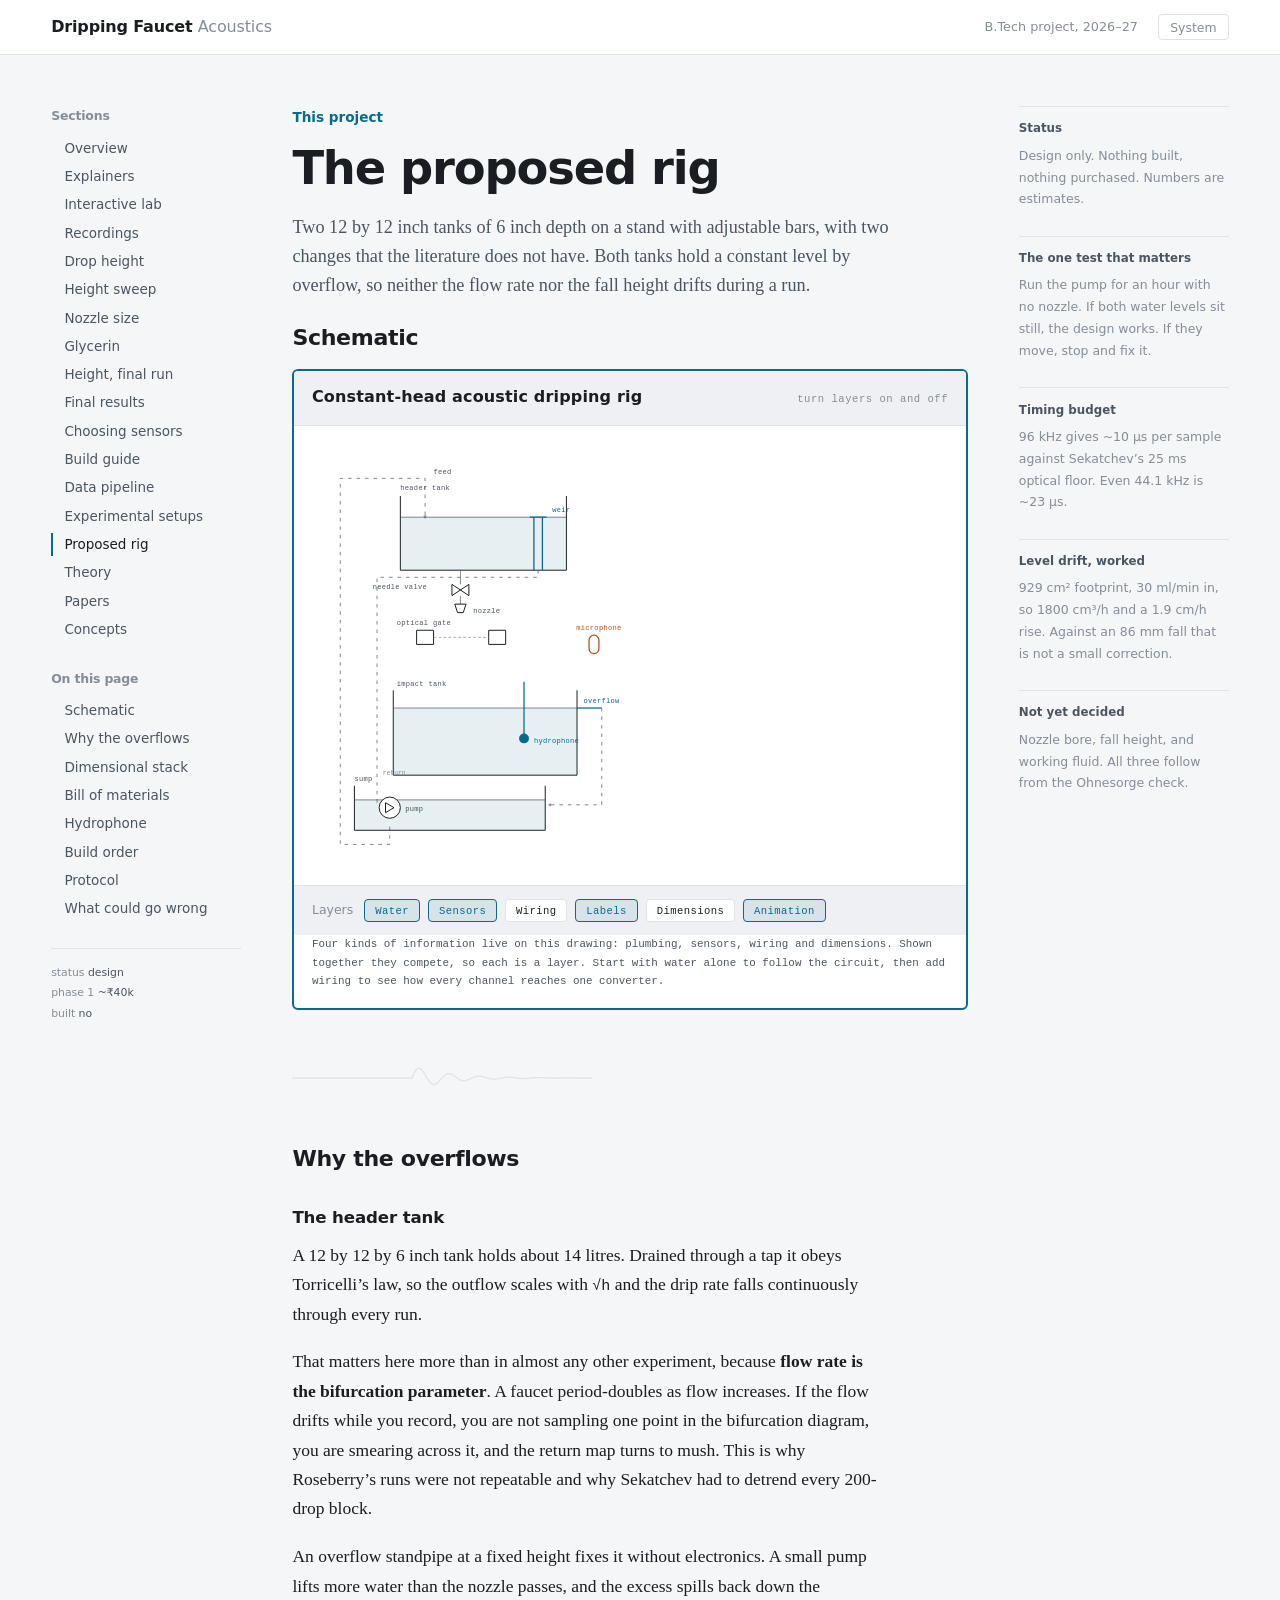
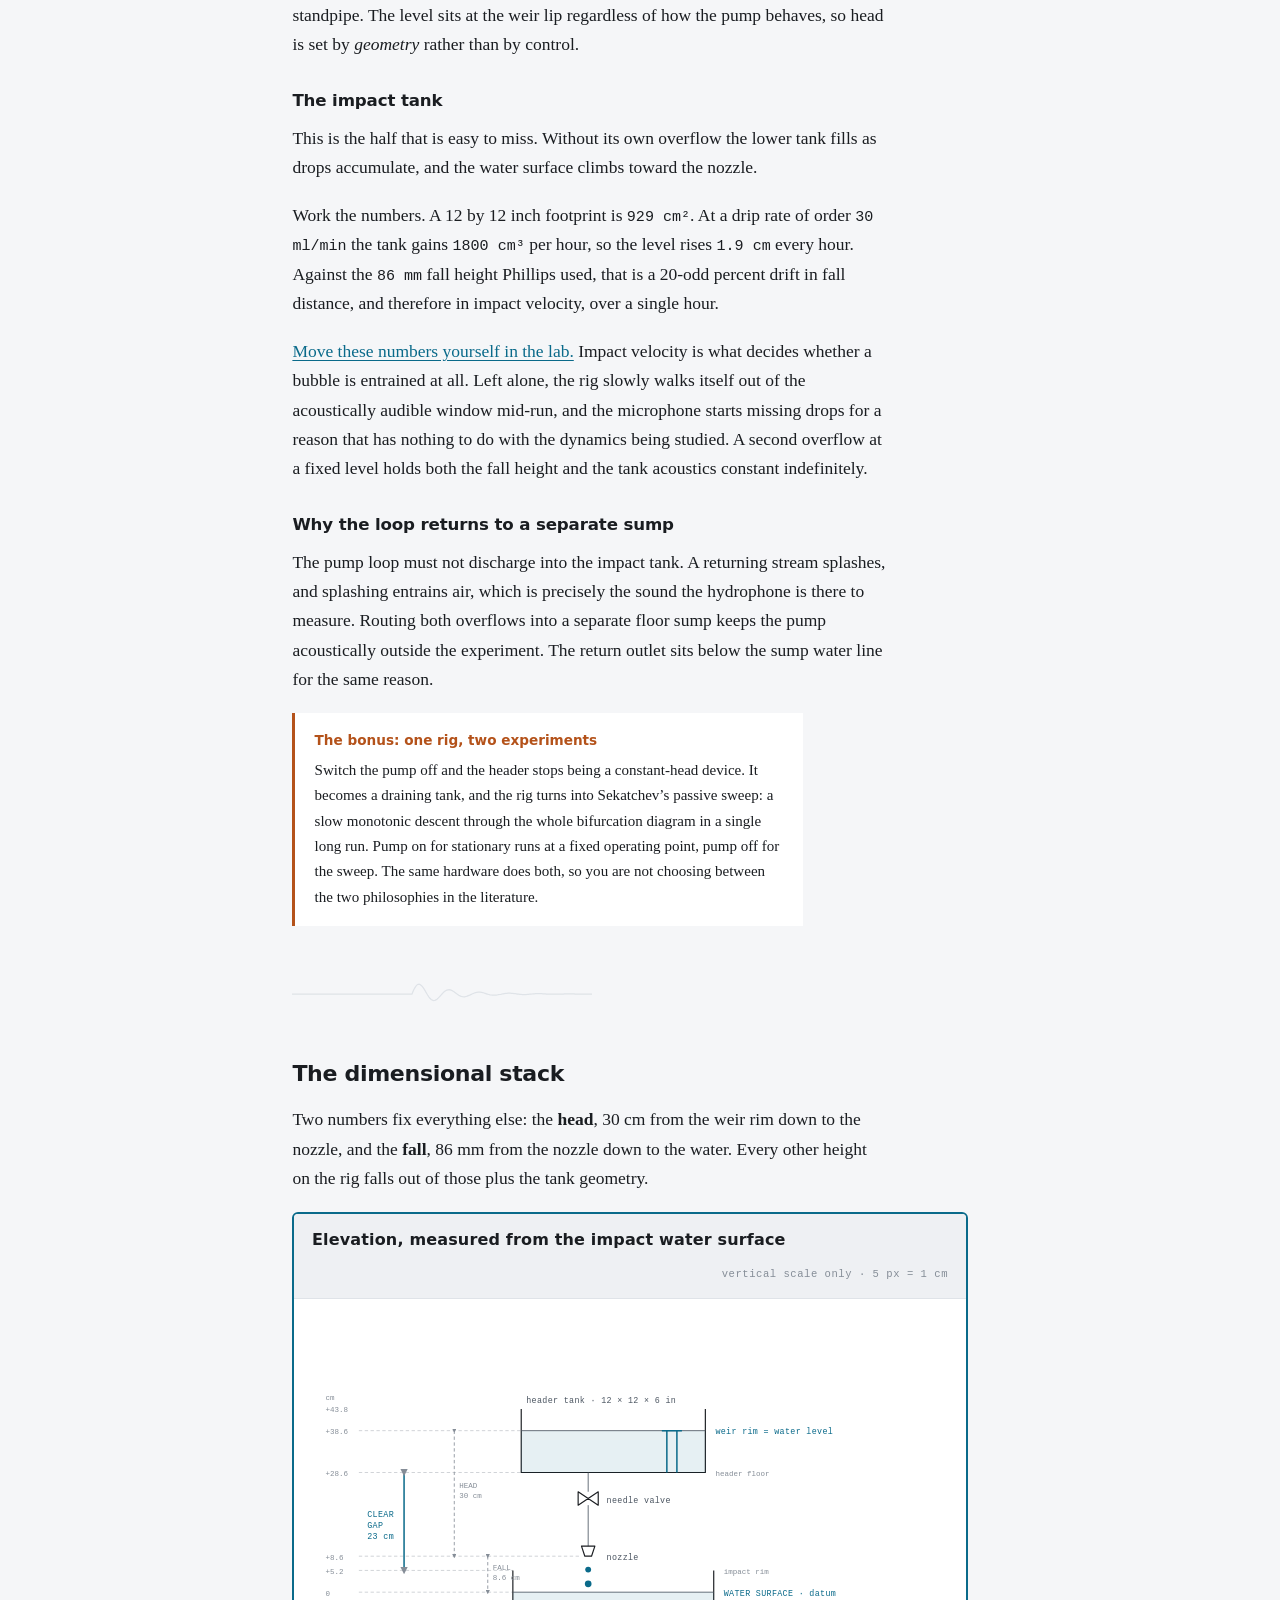
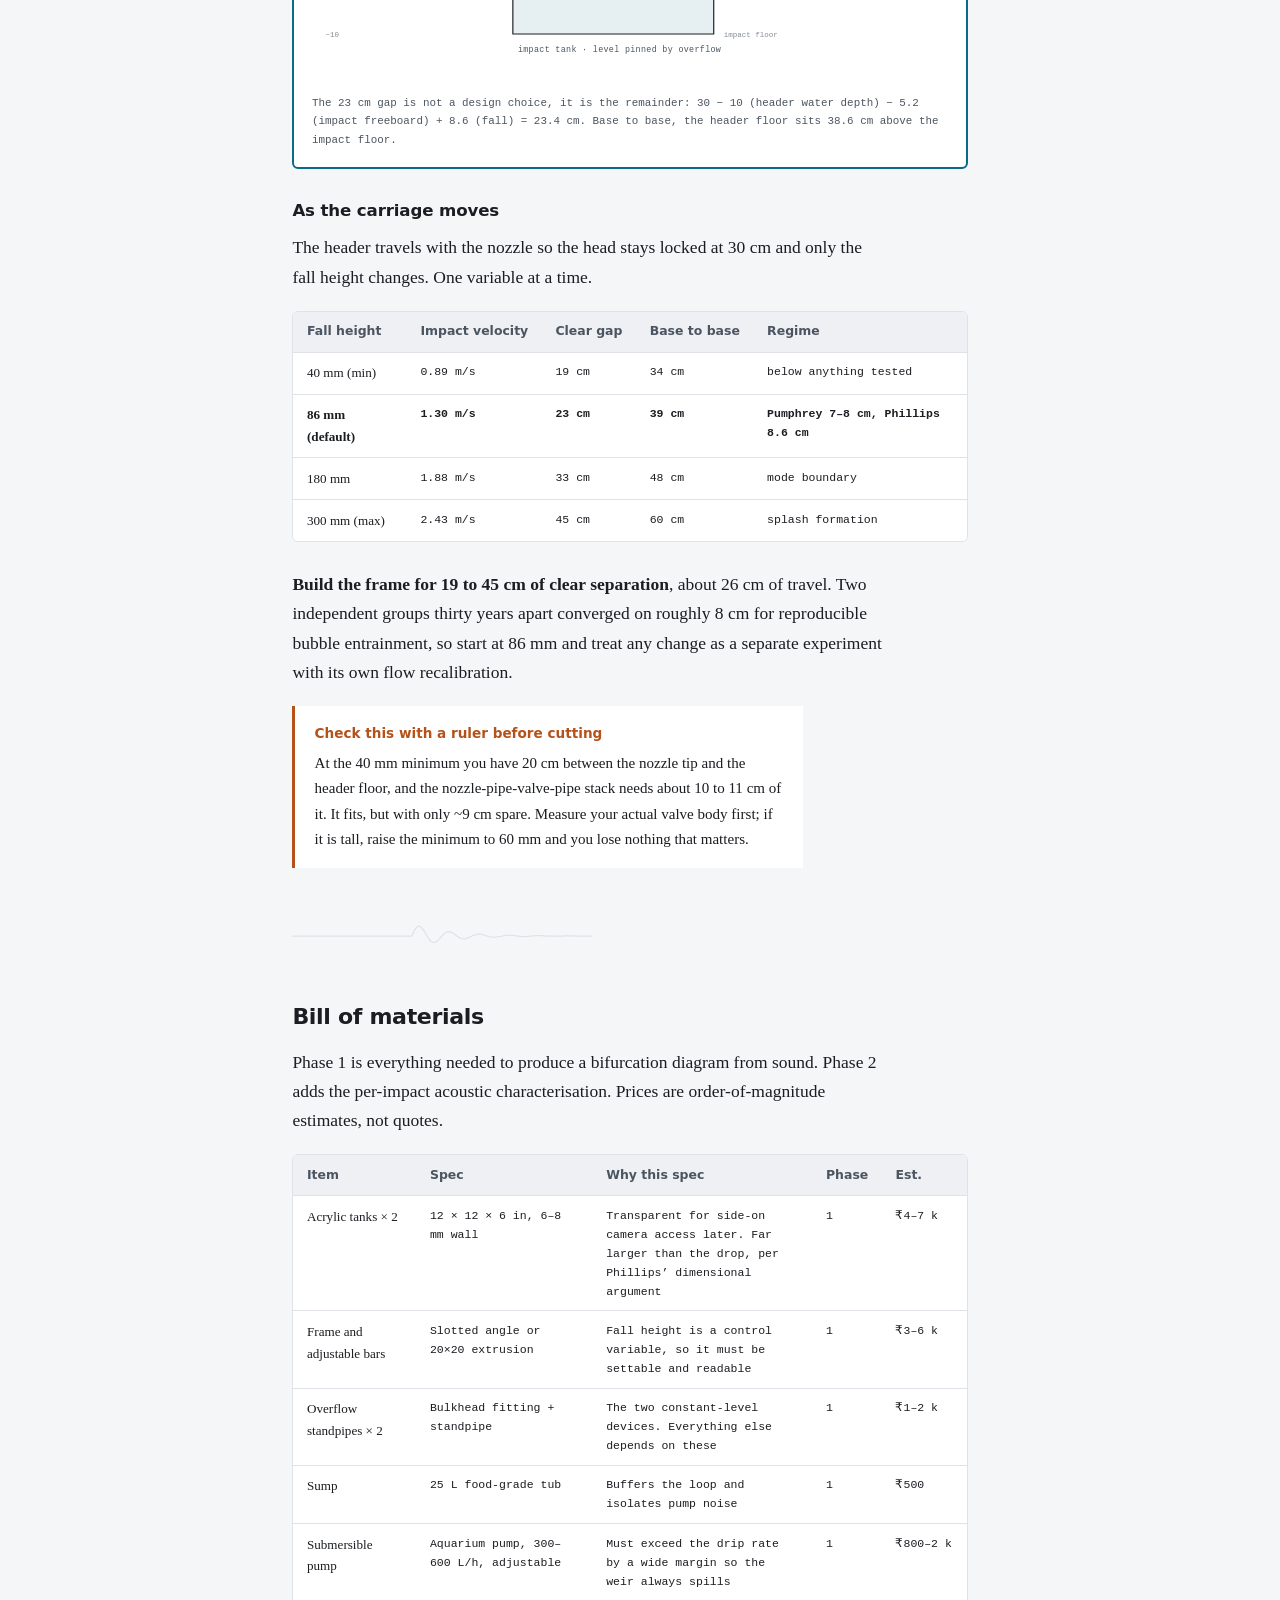
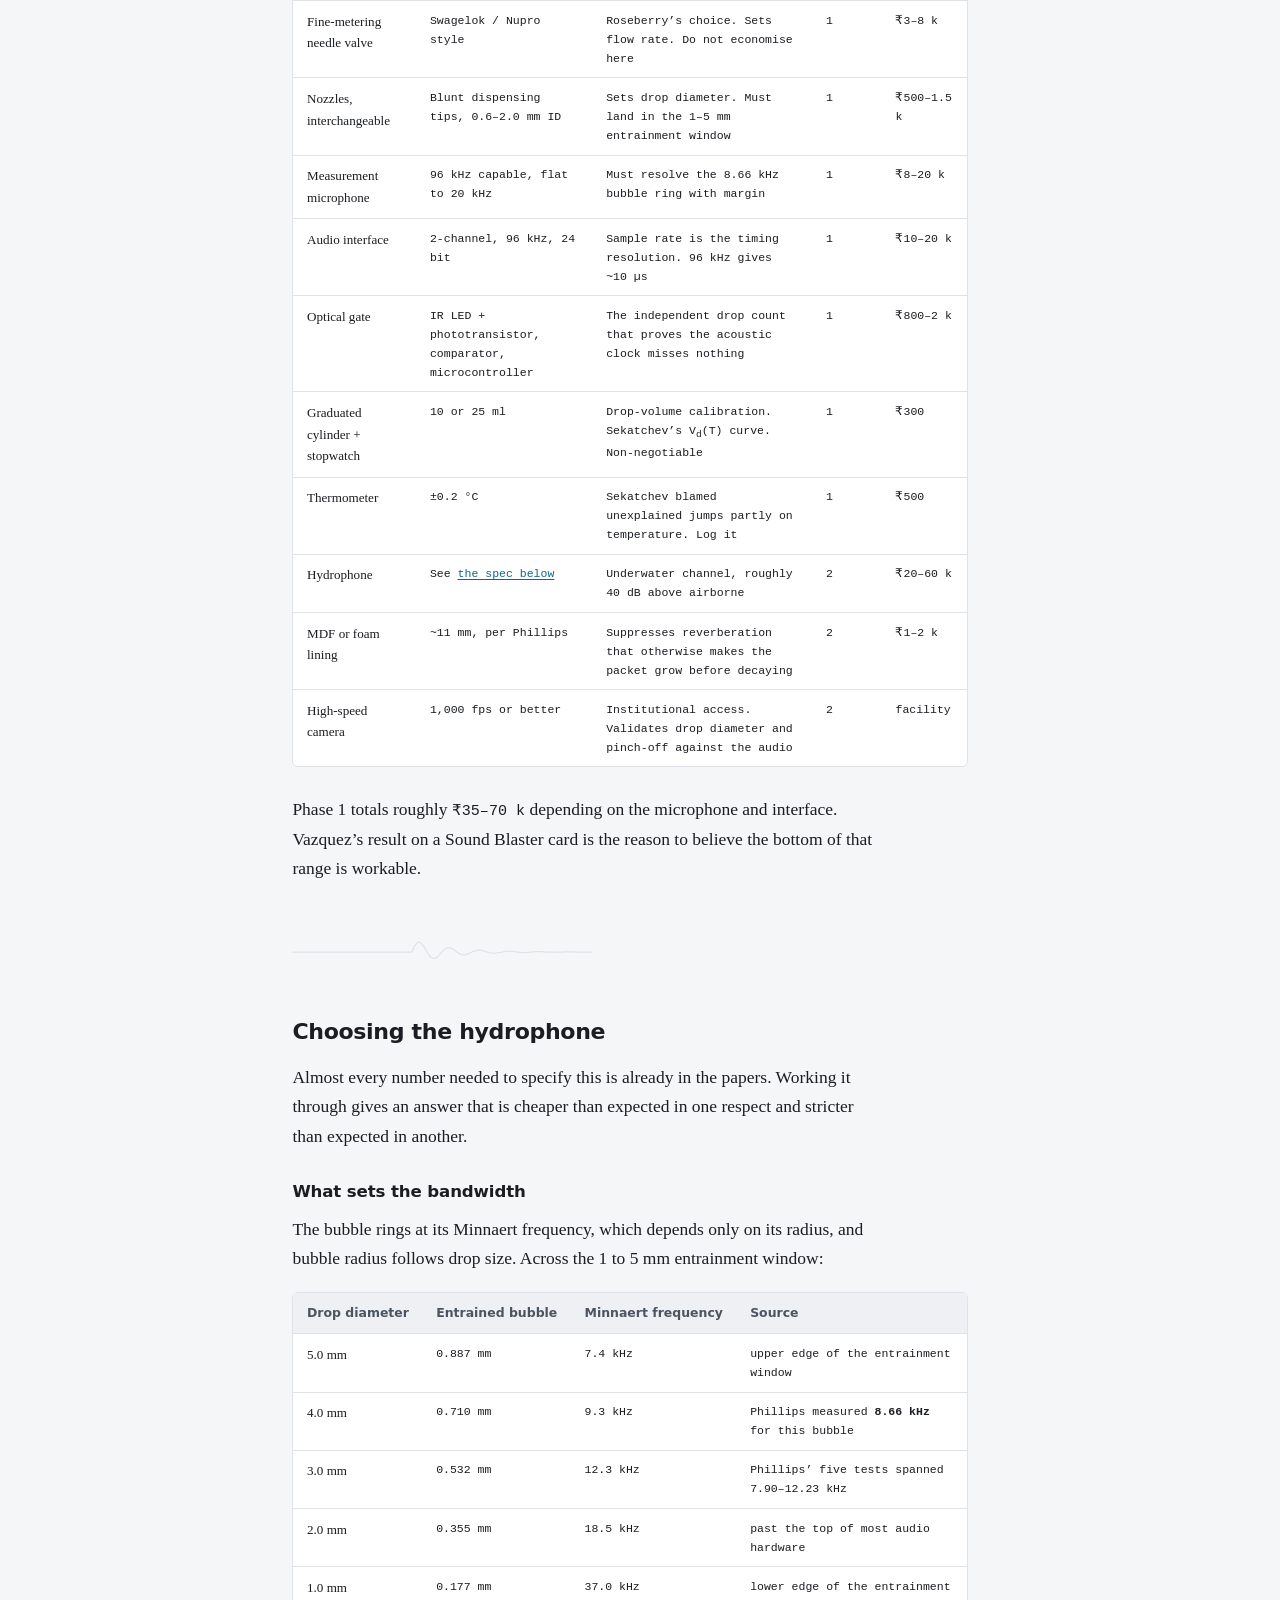
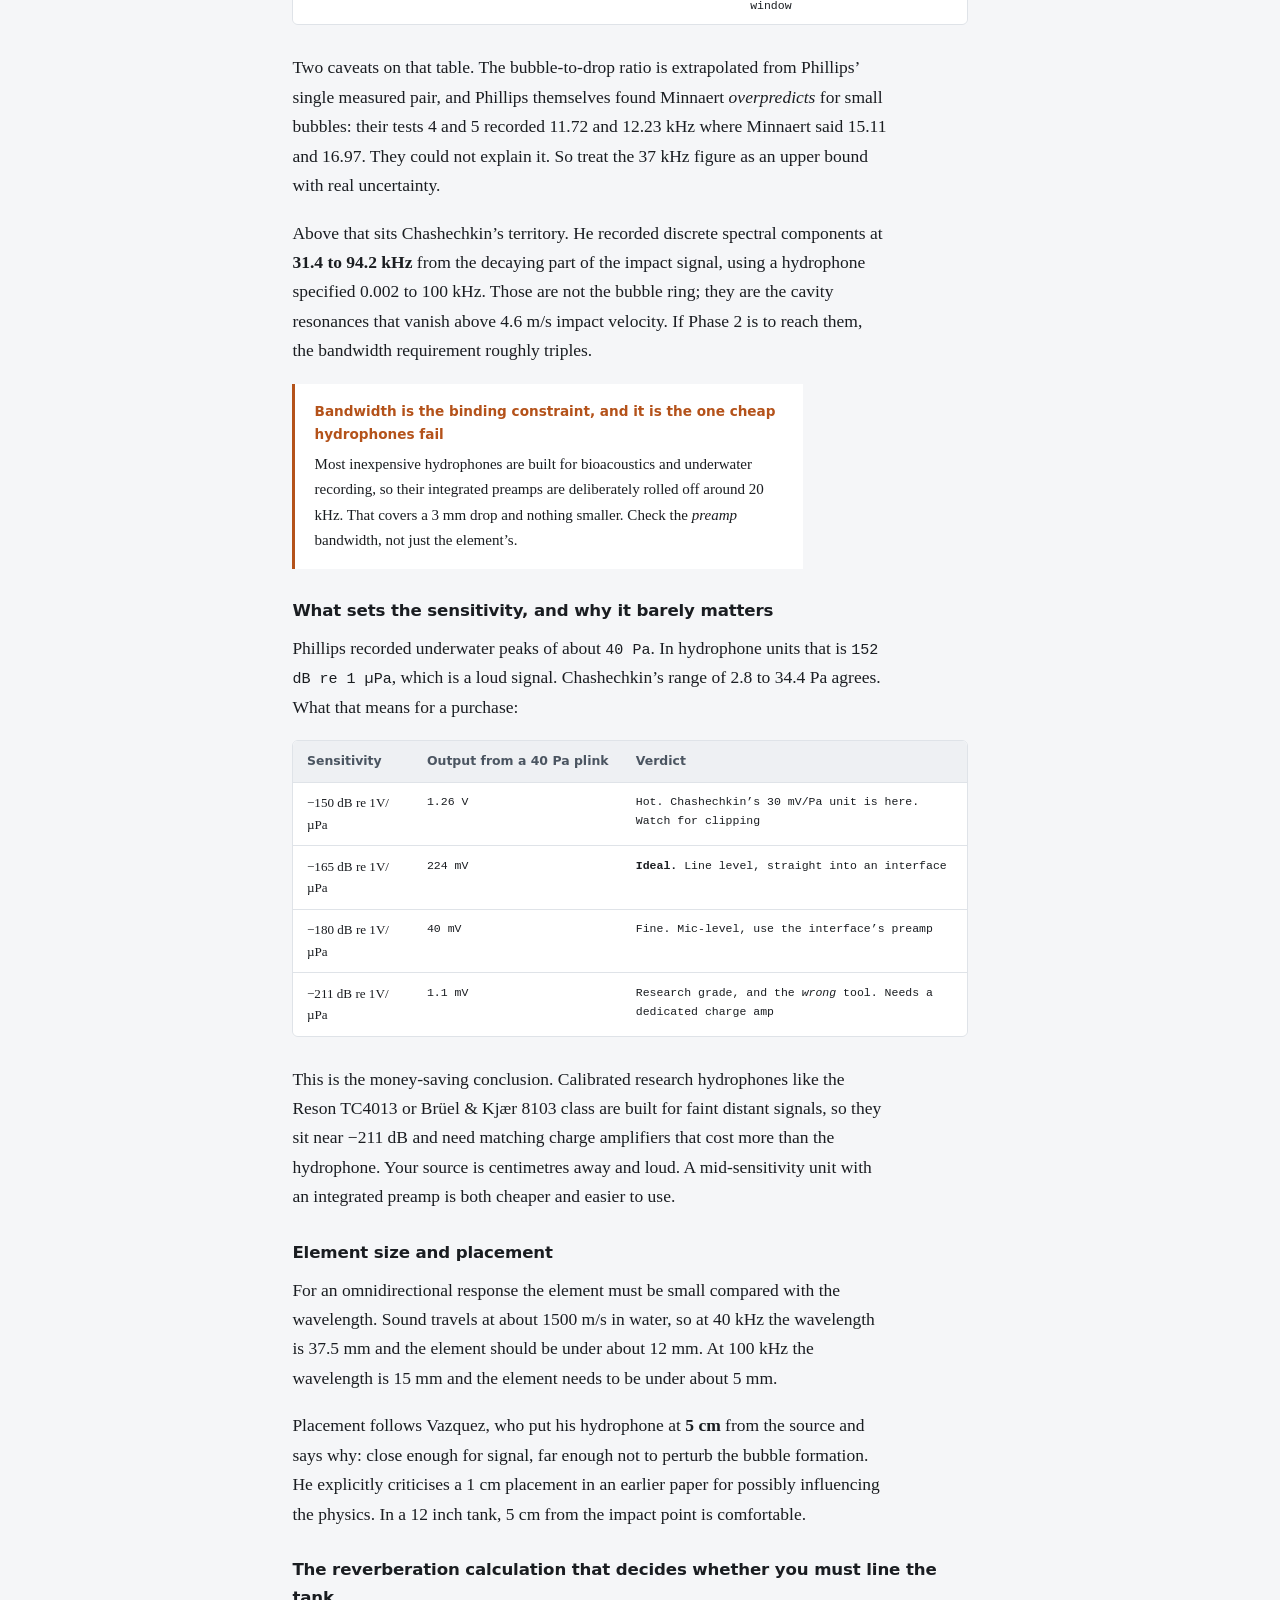
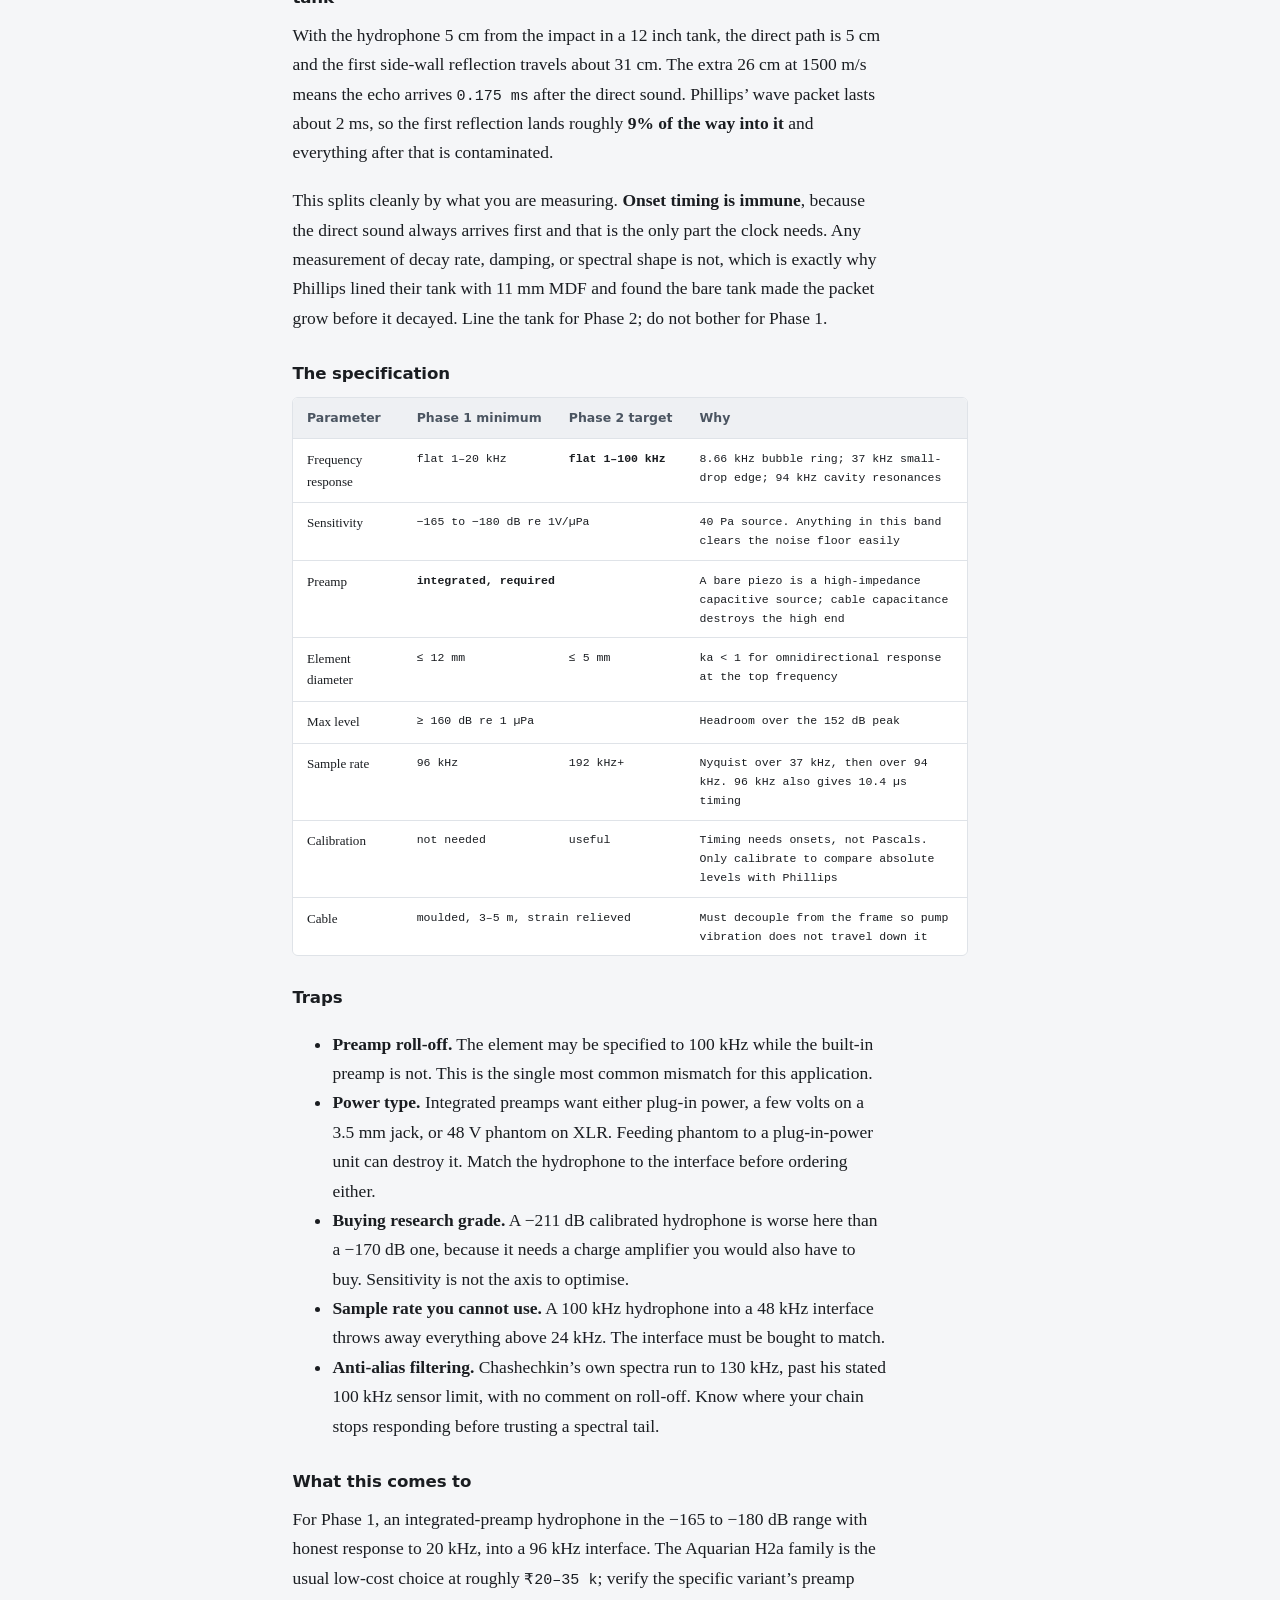
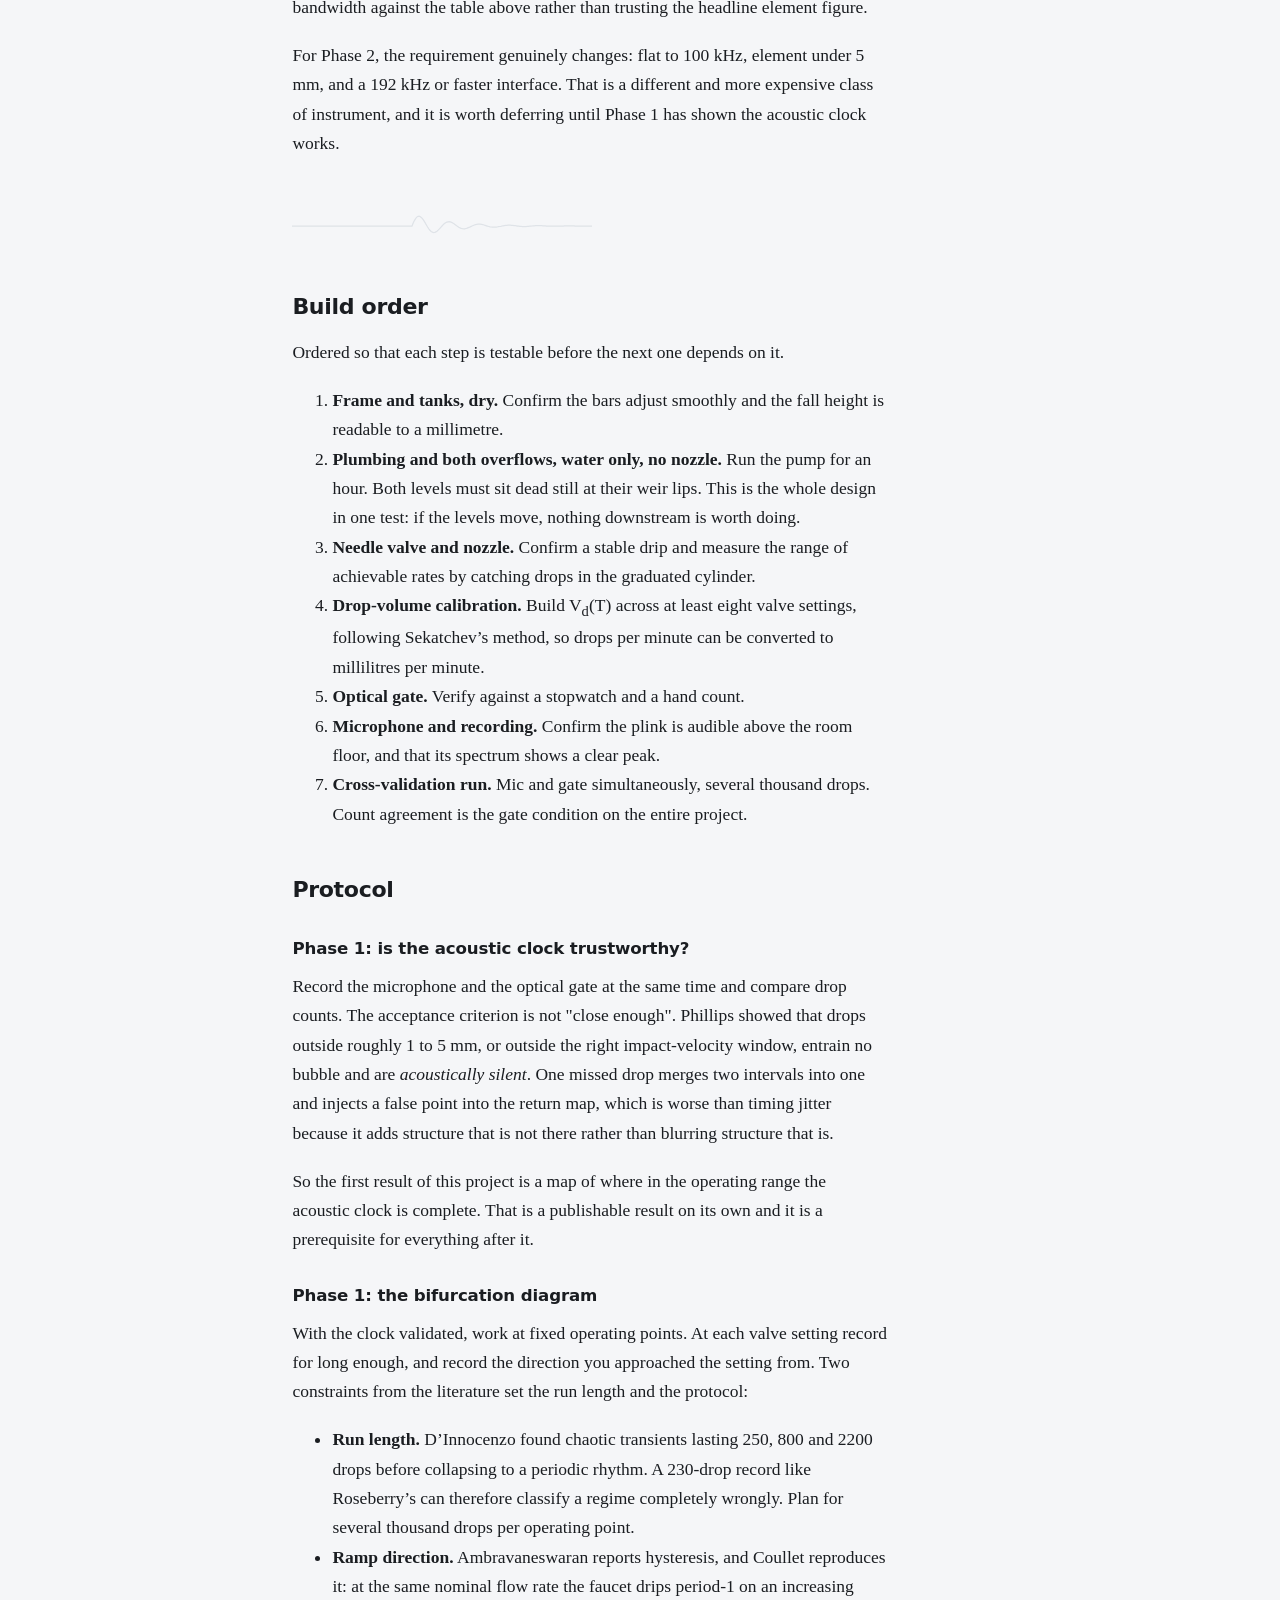
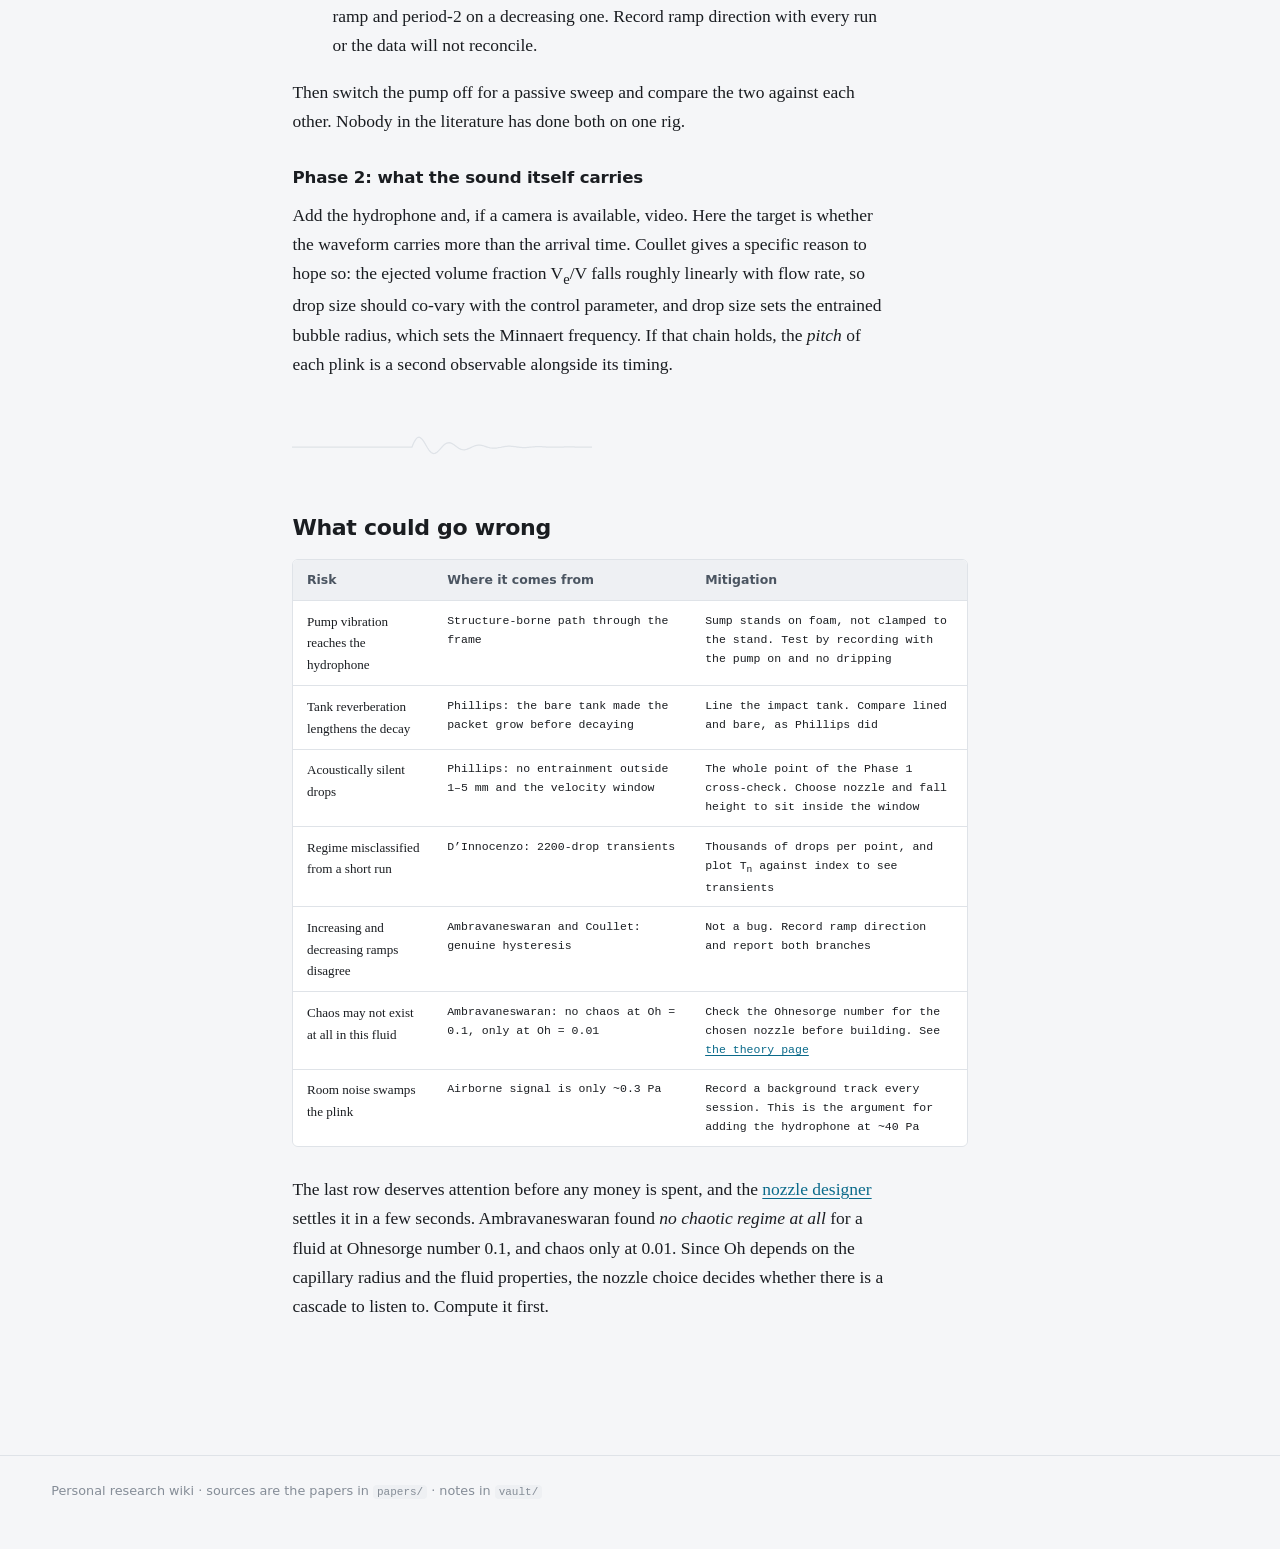
<file: site/rig.html>
<!doctype html>
<html lang="en">
<head>
<meta charset="utf-8">
<meta name="viewport" content="width=device-width, initial-scale=1">
<title>Proposed rig</title>
<link rel="stylesheet" href="style.css">
<script src="theme.js"></script>
</head>
<body>

<svg width="0" height="0" style="position:absolute" aria-hidden="true"><defs>
  <path id="plink-path" d="M0 20 H120 L120.0 20.0 121.2 17.1 122.4 14.6 123.6 12.6 124.8 11.1 126.0 10.3 127.2 10.2 128.4 10.7 129.6 11.7 130.8 13.2 132.0 14.9 133.2 16.9 134.4 19.0 135.6 21.0 136.8 22.8 138.0 24.3 139.2 25.4 140.4 26.2 141.6 26.5 142.8 26.4 144.0 25.9 145.2 25.0 146.4 23.9 147.6 22.7 148.8 21.3 150.0 20.0 151.2 18.7 152.4 17.6 153.6 16.8 154.8 16.1 156.0 15.8 157.2 15.7 158.4 15.9 159.6 16.4 160.8 17.0 162.0 17.8 163.2 18.7 164.4 19.6 165.6 20.4 166.8 21.2 168.0 21.9 169.2 22.4 170.4 22.7 171.6 22.8 172.8 22.8 174.0 22.5 175.2 22.2 176.4 21.7 177.6 21.2 178.8 20.6 180.0 20.0 181.2 19.5 182.4 19.0 183.6 18.6 184.8 18.3 186.0 18.2 187.2 18.1 188.4 18.2 189.6 18.4 190.8 18.7 192.0 19.0 193.2 19.4 194.4 19.8 195.6 20.2 196.8 20.5 198.0 20.8 199.2 21.0 200.4 21.2 201.6 21.2 202.8 21.2 204.0 21.1 205.2 21.0 206.4 20.7 207.6 20.5 208.8 20.3 210.0 20.0 211.2 19.8 212.4 19.6 213.6 19.4 214.8 19.3 216.0 19.2 217.2 19.2 218.4 19.2 219.6 19.3 220.8 19.4 222.0 19.6 223.2 19.7 224.4 19.9 225.6 20.1 226.8 20.2 228.0 20.4 229.2 20.4 230.4 20.5 231.6 20.5 232.8 20.5 234.0 20.5 235.2 20.4 236.4 20.3 237.6 20.2 238.8 20.1 240.0 20.0 241.2 19.9 242.4 19.8 243.6 19.7 244.8 19.7 246.0 19.7 247.2 19.7 248.4 19.7 249.6 19.7 250.8 19.8 252.0 19.8 253.2 19.9 254.4 20.0 255.6 20.0 256.8 20.1 258.0 20.2 259.2 20.2 260.4 20.2 261.6 20.2 262.8 20.2 264.0 20.2 265.2 20.2 266.4 20.1 267.6 20.1 268.8 20.0 270.0 20.0 271.2 20.0 272.4 19.9 273.6 19.9 274.8 19.9 276.0 19.9 277.2 19.8 278.4 19.9 279.6 19.9 280.8 19.9 282.0 19.9 283.2 20.0 284.4 20.0 285.6 20.0 286.8 20.0 288.0 20.1 289.2 20.1 290.4 20.1 291.6 20.1 292.8 20.1 294.0 20.1 295.2 20.1 296.4 20.1 297.6 20.0 298.8 20.0 300.0 20.0"/>
  <marker id="ar" viewBox="0 0 8 8" refX="4" refY="4" markerWidth="5" markerHeight="5" orient="auto">
    <path d="M0 0 L8 4 L0 8 z"/>
  </marker>
</defs></svg>

<header class="masthead">
  <a class="wordmark" href="index.html">Dripping&nbsp;Faucet <span>Acoustics</span></a>
  <span class="masthead-meta">B.Tech project, 2026&ndash;27</span>
  <button id="themeBtn" class="themetoggle" type="button">System</button>
</header>

<div class="shell">

  <nav class="sidenav">
    <h2>Sections</h2>
    <ul>
      <li><a href="index.html">Overview</a></li>
      <li><a href="explainers.html">Explainers</a></li>
      <li><a href="lab.html">Interactive lab</a></li>
      <li><a href="recording.html">Recordings</a></li>
      <li><a href="heights.html">Drop height</a></li>
      <li><a href="heights.html?set=sweep">Height sweep</a></li>
      <li><a href="heights.html?set=nozzle">Nozzle size</a></li>
      <li><a href="heights.html?set=glycerin">Glycerin</a></li>
      <li><a href="heights.html?set=heights3">Height, final run</a></li>
      <li><a href="final.html">Final results</a></li>
      <li><a href="sensors.html">Choosing sensors</a></li>
      <li><a href="build.html">Build guide</a></li>
      <li><a href="pipeline.html">Data pipeline</a></li>
      <li><a href="setups.html">Experimental setups</a></li>
      <li><a href="rig.html" aria-current="page">Proposed rig</a></li>
      <li><a href="theory.html">Theory</a></li>
      <li><a href="papers.html">Papers</a></li>
      <li><a href="concepts.html">Concepts</a></li>
    </ul>
    <h2>On this page</h2>
    <ul>
      <li><a href="#schematic">Schematic</a></li>
      <li><a href="#why">Why the overflows</a></li>
      <li><a href="#dimensions">Dimensional stack</a></li>
      <li><a href="#bom">Bill of materials</a></li>
      <li><a href="#hydrophone">Hydrophone</a></li>
      <li><a href="#build">Build order</a></li>
      <li><a href="#protocol">Protocol</a></li>
      <li><a href="#risks">What could go wrong</a></li>
    </ul>
    <div class="tally">
      status <b>design</b><br>
      phase 1 <b>~&#8377;40k</b><br>
      built <b>no</b>
    </div>
  </nav>

  <main>
    <p class="eyebrow">This project</p>
    <h1>The proposed rig</h1>
    <p class="lede">Two 12 by 12 inch tanks of 6 inch depth on a stand with adjustable bars, with
    two changes that the literature does not have. Both tanks hold a constant level by overflow,
    so neither the flow rate nor the fall height drifts during a run.</p>

    <h2 id="schematic">Schematic</h2>

    <div class="rig bleed proposed">
      <div class="rig-head">
        <h3>Constant-head acoustic dripping rig</h3>
        <span class="tagline">turn layers on and off</span>
      </div>
      <figure>
      <svg id="rigSchem" class="schem on-water on-sensors on-labels animate" viewBox="0 0 900 600"
           role="img" aria-label="Layered schematic of the proposed rig. A pump in a floor sump feeds a header tank whose level is pinned by an overflow weir. A needle valve and nozzle release drops that fall past an optical gate into an impact tank, itself held at constant level by an overflow. Both overflows return to the sump. A hydrophone sits in the impact tank and a microphone beside it, and their wiring runs to an audio interface and a gate counter.">

        <!-- ============ WATER ============ -->
        <g class="L-water">
          <path class="sch-thin flow" d="M110 543 V568 H40 V50 H160 V105" marker-end="url(#ar)"/>

          <path class="sch" d="M125 75 v105 h235 v-105"/>
          <rect class="sch-water" x="125" y="105" width="235" height="75"/>
          <path class="sch-thin" d="M125 105 h235"/>

          <path class="sch-hydro" d="M314 105 V180 M326 105 V180 M308 105 H332"/>
          <path class="sch-hydro spill" d="M316 108 q4 6 8 0"/>

          <path class="sch-thin flow" d="M320 180 V190 H92 V512"/>

          <path class="sch-thin" d="M210 180 V200"/>
          <path class="sch" d="M198 200 l24 16 v-16 l-24 16 z"/>
          <path class="sch-thin" d="M210 216 V228"/>
          <path class="sch" d="M202 228 h16 l-4 12 h-8 z"/>

          <circle class="sch-drop drop"    cx="210" cy="250" r="4.5"/>
          <circle class="sch-drop drop d2" cx="210" cy="250" r="4.5"/>
          <circle class="sch-drop drop d3" cx="210" cy="250" r="4.5"/>

          <path class="sch" d="M115 350 v120 h260 v-120"/>
          <rect class="sch-water" x="115" y="375" width="260" height="95"/>
          <path class="sch-thin" d="M115 375 h260"/>
          <circle class="ripple"    cx="210" cy="375" r="1" fill="none" stroke="var(--hydro)" stroke-width="1.4"/>
          <circle class="ripple r2" cx="210" cy="375" r="1" fill="none" stroke="var(--hydro)" stroke-width="1.4"/>

          <path class="sch-hydro" d="M375 375 H410"/>
          <path class="sch-thin flow" d="M410 375 V512 H336" marker-end="url(#ar)"/>

          <path class="sch" d="M60 485 v63 h270 v-63"/>
          <rect class="sch-water" x="60" y="505" width="270" height="43"/>
          <path class="sch-thin" d="M60 505 h270"/>
          <circle class="sch-fill" cx="110" cy="516" r="15"/>
          <path class="sch impeller" d="M104 509 l12 7 l-12 7 z"/>
        </g>

        <!-- ============ SENSORS ============ -->
        <g class="L-sensors">
          <path class="sch-fill" d="M148 265 h24 v20 h-24 z"/>
          <path class="sch-fill" d="M250 265 h24 v20 h-24 z"/>
          <path class="sch-dash" d="M172 275 H250"/>
          <path class="sch-hydro" d="M300 338 V412"/>
          <circle class="sch-hydro-f" cx="300" cy="418" r="7"/>
          <rect class="sch-aero" x="392" y="272" width="14" height="26" rx="7"/>
        </g>

        <!-- ============ WIRING ============ -->
        <g class="L-signals">
          <path class="sch-dash" d="M274 275 H470 V175 H620"/>
          <path class="sch-dash" d="M406 292 H490 V95 H620"/>
          <path class="sch-dash" d="M300 338 H510 V125 H620"/>
          <rect class="sch-fill" x="620" y="78" width="250" height="62" rx="2"/>
          <text class="sch-label" x="634" y="104">AUDIO INTERFACE</text>
          <text class="sch-dim"   x="634" y="122">mic + hydrophone</text>
          <rect class="sch-fill" x="620" y="160" width="250" height="40" rx="2"/>
          <text class="sch-label" x="634" y="185">GATE COUNTER</text>
        </g>

        <!-- ============ LABELS ============ -->
        <g class="L-labels">
          <text class="sch-label" x="125" y="66">header tank</text>
          <text class="sch-label key" x="340" y="98">weir</text>
          <text class="sch-label" x="86"  y="206">needle valve</text>
          <text class="sch-label" x="228" y="240">nozzle</text>
          <text class="sch-label" x="120" y="258">optical gate</text>
          <text class="sch-label" x="120" y="344">impact tank</text>
          <text class="sch-label key" x="384" y="368">overflow</text>
          <text class="sch-label key" x="314" y="424">hydrophone</text>
          <text class="sch-label" x="374" y="264" style="fill:var(--aero)">microphone</text>
          <text class="sch-label" x="60"  y="478">sump</text>
          <text class="sch-label" x="132" y="521">pump</text>
          <text class="sch-label" x="172" y="44">feed</text>
          <text class="sch-dim"   x="100" y="470">return</text>
        </g>

        <!-- ============ DIMENSIONS ============ -->
        <g class="L-dims">
          <path class="sch-thin" d="M28 60 V580 M440 60 V580" opacity="0.5"/>
          <text class="sch-dim" x="125" y="92">12 &#215; 12 &#215; 6 in &#183; 14 L</text>
          <path class="sch-dash" d="M185 240 V375" marker-start="url(#ar)" marker-end="url(#ar)"/>
          <text class="sch-dim" x="140" y="312">fall h</text>
          <text class="sch-dim" x="120" y="362">level pinned by overflow</text>
          <text class="sch-dim" x="60"  y="566">sump is acoustically isolated</text>
          <text class="sch-dim" x="620" y="216">96 kHz &#183; 24 bit &#183; one clock</text>
          <text class="sch-dim" x="340" y="112">level cannot fall</text>
        </g>
      </svg>
      </figure>
      <div class="layerbar">
        <span class="lbl">Layers</span>
        <button type="button" data-layer="water"   aria-pressed="true">Water</button>
        <button type="button" data-layer="sensors" aria-pressed="true">Sensors</button>
        <button type="button" data-layer="signals" aria-pressed="false">Wiring</button>
        <button type="button" data-layer="labels"  aria-pressed="true">Labels</button>
        <button type="button" data-layer="dims"    aria-pressed="false">Dimensions</button>
        <button type="button" data-anim            aria-pressed="true">Animation</button>
      </div>
      <figcaption>
        Four kinds of information live on this drawing: plumbing, sensors, wiring and dimensions.
        Shown together they compete, so each is a layer. Start with water alone to follow the
        circuit, then add wiring to see how every channel reaches one converter.
      </figcaption>
    </div>

    <script>
    (function () {
      var svg = document.getElementById('rigSchem');
      document.querySelectorAll('.layerbar [data-layer]').forEach(function (b) {
        b.addEventListener('click', function () {
          var on = svg.classList.toggle('on-' + b.dataset.layer);
          b.setAttribute('aria-pressed', String(on));
        });
      });
      var anim = document.querySelector('.layerbar [data-anim]');
      anim.addEventListener('click', function () {
        var on = svg.classList.toggle('animate');
        anim.setAttribute('aria-pressed', String(on));
      });
    })();
    </script>

    <svg class="plink" viewBox="0 0 300 40" aria-hidden="true"><use href="#plink-path"/></svg>

    <h2 id="why">Why the overflows</h2>

    <h3>The header tank</h3>
    <p>A 12 by 12 by 6 inch tank holds about 14 litres. Drained through a tap it obeys
    Torricelli&rsquo;s law, so the outflow scales with <span class="num">&radic;h</span> and the
    drip rate falls continuously through every run.</p>
    <p>That matters here more than in almost any other experiment, because <strong>flow rate is
    the bifurcation parameter</strong>. A faucet period-doubles as flow increases. If the flow
    drifts while you record, you are not sampling one point in the bifurcation diagram, you are
    smearing across it, and the return map turns to mush. This is why Roseberry&rsquo;s runs were
    not repeatable and why Sekatchev had to detrend every 200-drop block.</p>
    <p>An overflow standpipe at a fixed height fixes it without electronics. A small pump lifts
    more water than the nozzle passes, and the excess spills back down the standpipe. The level
    sits at the weir lip regardless of how the pump behaves, so head is set by
    <em>geometry</em> rather than by control.</p>

    <h3>The impact tank</h3>
    <p>This is the half that is easy to miss. Without its own overflow the lower tank fills as
    drops accumulate, and the water surface climbs toward the nozzle.</p>
    <p>Work the numbers. A 12 by 12 inch footprint is <span class="num">929 cm&sup2;</span>. At a
    drip rate of order <span class="num">30 ml/min</span> the tank gains
    <span class="num">1800 cm&sup3;</span> per hour, so the level rises
    <span class="num">1.9 cm</span> every hour. Against the <span class="num">86 mm</span> fall
    height Phillips used, that is a 20-odd percent drift in fall distance, and therefore in impact
    velocity, over a single hour.</p>
    <p><a href="lab.html#drift">Move these numbers yourself in the lab.</a> Impact velocity is what decides whether a bubble is entrained at all. Left alone, the rig
    slowly walks itself out of the acoustically audible window mid-run, and the microphone starts
    missing drops for a reason that has nothing to do with the dynamics being studied. A second
    overflow at a fixed level holds both the fall height and the tank acoustics constant
    indefinitely.</p>

    <h3>Why the loop returns to a separate sump</h3>
    <p>The pump loop must not discharge into the impact tank. A returning stream splashes, and
    splashing entrains air, which is precisely the sound the hydrophone is there to measure.
    Routing both overflows into a separate floor sump keeps the pump acoustically outside the
    experiment. The return outlet sits below the sump water line for the same reason.</p>

    <div class="callout">
      <b>The bonus: one rig, two experiments</b>
      <p>Switch the pump off and the header stops being a constant-head device. It becomes a
      draining tank, and the rig turns into Sekatchev&rsquo;s passive sweep: a slow monotonic
      descent through the whole bifurcation diagram in a single long run. Pump on for stationary
      runs at a fixed operating point, pump off for the sweep. The same hardware does both, so
      you are not choosing between the two philosophies in the literature.</p>
    </div>

    <svg class="plink" viewBox="0 0 300 40" aria-hidden="true"><use href="#plink-path"/></svg>

    <h2 id="dimensions">The dimensional stack</h2>
    <p>Two numbers fix everything else: the <strong>head</strong>, 30 cm from the weir rim down to
    the nozzle, and the <strong>fall</strong>, 86 mm from the nozzle down to the water. Every other
    height on the rig falls out of those plus the tank geometry.</p>

    <div class="rig bleed proposed">
      <div class="rig-head">
        <h3>Elevation, measured from the impact water surface</h3>
        <span class="tagline">vertical scale only &middot; 5 px = 1 cm</span>
      </div>
      <figure>
      <svg viewBox="0 0 760 430" role="img" aria-label="Elevation drawing of the two tanks with heights measured from the impact tank water surface. The header tank floor sits 28.6 cm above the datum and its weir rim 38.6 cm above. The nozzle tip is 8.6 cm above the datum and the impact tank rim 5.2 cm above it, leaving about 23 centimetres of clear air between the two tanks.">
        <g class="sch-dim">
          <text x="16" y="115">+43.8</text><text x="16" y="141">+38.6</text>
          <text x="16" y="191">+28.6</text><text x="16" y="291">+8.6</text>
          <text x="16" y="308">+5.2</text><text x="16" y="334">0</text>
          <text x="16" y="384">&minus;10</text>
          <text x="16" y="100">cm</text>
        </g>
        <path class="sch-dash" d="M56 137 H250 M56 187 H250 M56 287 H322 M56 304 H240 M56 330 H240" opacity="0.45"/>

        <path class="sch" d="M250 111 v76 h220 v-76"/>
        <rect class="sch-water" x="250" y="137" width="220" height="50"/>
        <path class="sch-thin" d="M250 137 h220"/>
        <path class="sch-hydro" d="M424 137 V187 M436 137 V187 M418 137 h24"/>
        <text class="sch-label" x="256" y="104">header tank &middot; 12 &times; 12 &times; 6 in</text>
        <text class="sch-label key" x="482" y="141">weir rim = water level</text>
        <text class="sch-dim" x="482" y="191">header floor</text>

        <path class="sch-thin" d="M330 187 V210"/>
        <path class="sch" d="M318 210 l24 16 v-16 l-24 16 z"/>
        <text class="sch-label" x="352" y="224">needle valve</text>
        <path class="sch-thin" d="M330 226 V275"/>
        <path class="sch" d="M322 275 h16 l-4 12 h-8 z"/>
        <text class="sch-label" x="352" y="291">nozzle</text>
        <circle class="sch-drop" cx="330" cy="303" r="3.5"/>
        <circle class="sch-drop" cx="330" cy="320" r="4"/>

        <path class="sch" d="M240 304 v76 h240 v-76"/>
        <rect class="sch-water" x="240" y="330" width="240" height="50"/>
        <path class="sch-thin" d="M240 330 h240"/>
        <text class="sch-dim" x="492" y="308">impact rim</text>
        <text class="sch-label key" x="492" y="334">WATER SURFACE &middot; datum</text>
        <text class="sch-dim" x="492" y="384">impact floor</text>
        <text class="sch-label" x="246" y="402">impact tank &middot; level pinned by overflow</text>

        <path class="sch-hydro" d="M110 187 V304" marker-start="url(#ar)" marker-end="url(#ar)"/>
        <text class="sch-label key" x="66" y="240">CLEAR</text>
        <text class="sch-label key" x="66" y="253">GAP</text>
        <text class="sch-label key" x="66" y="266">23 cm</text>

        <path class="sch-dash" d="M170 137 V287" marker-start="url(#ar)" marker-end="url(#ar)"/>
        <text class="sch-dim" x="176" y="206">HEAD</text>
        <text class="sch-dim" x="176" y="218">30 cm</text>

        <path class="sch-dash" d="M210 287 V330" marker-start="url(#ar)" marker-end="url(#ar)"/>
        <text class="sch-dim" x="216" y="304">FALL</text>
        <text class="sch-dim" x="216" y="316">8.6 cm</text>
      </svg>
      </figure>
      <figcaption>
        The 23 cm gap is not a design choice, it is the remainder:
        30 &minus; 10 (header water depth) &minus; 5.2 (impact freeboard) + 8.6 (fall) = 23.4 cm.
        Base to base, the header floor sits 38.6 cm above the impact floor.
      </figcaption>
    </div>

    <h3>As the carriage moves</h3>
    <p>The header travels with the nozzle so the head stays locked at 30 cm and only the fall
    height changes. One variable at a time.</p>

    <div class="tablewrap bleed">
      <table>
        <thead><tr><th>Fall height</th><th>Impact velocity</th><th>Clear gap</th><th>Base to base</th><th>Regime</th></tr></thead>
        <tbody>
          <tr><td>40 mm (min)</td><td>0.89 m/s</td><td>19 cm</td><td>34 cm</td><td>below anything tested</td></tr>
          <tr><td><strong>86 mm (default)</strong></td><td><strong>1.30 m/s</strong></td><td><strong>23 cm</strong></td><td><strong>39 cm</strong></td><td><strong>Pumphrey 7&ndash;8 cm, Phillips 8.6 cm</strong></td></tr>
          <tr><td>180 mm</td><td>1.88 m/s</td><td>33 cm</td><td>48 cm</td><td>mode boundary</td></tr>
          <tr><td>300 mm (max)</td><td>2.43 m/s</td><td>45 cm</td><td>60 cm</td><td>splash formation</td></tr>
        </tbody>
      </table>
    </div>

    <p><strong>Build the frame for 19 to 45 cm of clear separation</strong>, about 26 cm of travel.
    Two independent groups thirty years apart converged on roughly 8 cm for reproducible bubble
    entrainment, so start at 86 mm and treat any change as a separate experiment with its own flow
    recalibration.</p>

    <div class="callout">
      <b>Check this with a ruler before cutting</b>
      <p>At the 40 mm minimum you have 20 cm between the nozzle tip and the header floor, and the
      nozzle-pipe-valve-pipe stack needs about 10 to 11 cm of it. It fits, but with only ~9 cm
      spare. Measure your actual valve body first; if it is tall, raise the minimum to 60 mm and
      you lose nothing that matters.</p>
    </div>

    <svg class="plink" viewBox="0 0 300 40" aria-hidden="true"><use href="#plink-path"/></svg>

    <h2 id="bom">Bill of materials</h2>
    <p>Phase 1 is everything needed to produce a bifurcation diagram from sound. Phase 2 adds the
    per-impact acoustic characterisation. Prices are order-of-magnitude estimates, not quotes.</p>

    <div class="tablewrap bleed">
      <table>
        <thead><tr><th>Item</th><th>Spec</th><th>Why this spec</th><th>Phase</th><th>Est.</th></tr></thead>
        <tbody>
          <tr><td>Acrylic tanks &times; 2</td><td>12 &times; 12 &times; 6 in, 6&ndash;8 mm wall</td><td>Transparent for side-on camera access later. Far larger than the drop, per Phillips&rsquo; dimensional argument</td><td>1</td><td>&#8377;4&ndash;7 k</td></tr>
          <tr><td>Frame and adjustable bars</td><td>Slotted angle or 20&times;20 extrusion</td><td>Fall height is a control variable, so it must be settable and readable</td><td>1</td><td>&#8377;3&ndash;6 k</td></tr>
          <tr><td>Overflow standpipes &times; 2</td><td>Bulkhead fitting + standpipe</td><td>The two constant-level devices. Everything else depends on these</td><td>1</td><td>&#8377;1&ndash;2 k</td></tr>
          <tr><td>Sump</td><td>25 L food-grade tub</td><td>Buffers the loop and isolates pump noise</td><td>1</td><td>&#8377;500</td></tr>
          <tr><td>Submersible pump</td><td>Aquarium pump, 300&ndash;600 L/h, adjustable</td><td>Must exceed the drip rate by a wide margin so the weir always spills</td><td>1</td><td>&#8377;800&ndash;2 k</td></tr>
          <tr><td>Fine-metering needle valve</td><td>Swagelok / Nupro style</td><td>Roseberry&rsquo;s choice. Sets flow rate. Do not economise here</td><td>1</td><td>&#8377;3&ndash;8 k</td></tr>
          <tr><td>Nozzles, interchangeable</td><td>Blunt dispensing tips, 0.6&ndash;2.0 mm ID</td><td>Sets drop diameter. Must land in the 1&ndash;5 mm entrainment window</td><td>1</td><td>&#8377;500&ndash;1.5 k</td></tr>
          <tr><td>Measurement microphone</td><td>96 kHz capable, flat to 20 kHz</td><td>Must resolve the 8.66 kHz bubble ring with margin</td><td>1</td><td>&#8377;8&ndash;20 k</td></tr>
          <tr><td>Audio interface</td><td>2-channel, 96 kHz, 24 bit</td><td>Sample rate is the timing resolution. 96 kHz gives ~10 &micro;s</td><td>1</td><td>&#8377;10&ndash;20 k</td></tr>
          <tr><td>Optical gate</td><td>IR LED + phototransistor, comparator, microcontroller</td><td>The independent drop count that proves the acoustic clock misses nothing</td><td>1</td><td>&#8377;800&ndash;2 k</td></tr>
          <tr><td>Graduated cylinder + stopwatch</td><td>10 or 25 ml</td><td>Drop-volume calibration. Sekatchev&rsquo;s V<sub>d</sub>(T) curve. Non-negotiable</td><td>1</td><td>&#8377;300</td></tr>
          <tr><td>Thermometer</td><td>&plusmn;0.2 &deg;C</td><td>Sekatchev blamed unexplained jumps partly on temperature. Log it</td><td>1</td><td>&#8377;500</td></tr>
          <tr><td>Hydrophone</td><td>See <a href="#hydrophone">the spec below</a></td><td>Underwater channel, roughly 40 dB above airborne</td><td>2</td><td>&#8377;20&ndash;60 k</td></tr>
          <tr><td>MDF or foam lining</td><td>~11 mm, per Phillips</td><td>Suppresses reverberation that otherwise makes the packet grow before decaying</td><td>2</td><td>&#8377;1&ndash;2 k</td></tr>
          <tr><td>High-speed camera</td><td>1,000 fps or better</td><td>Institutional access. Validates drop diameter and pinch-off against the audio</td><td>2</td><td>facility</td></tr>
        </tbody>
      </table>
    </div>

    <p>Phase 1 totals roughly <span class="num">&#8377;35&ndash;70 k</span> depending on the
    microphone and interface. Vazquez&rsquo;s result on a Sound Blaster card is the reason to
    believe the bottom of that range is workable.</p>

    <svg class="plink" viewBox="0 0 300 40" aria-hidden="true"><use href="#plink-path"/></svg>

    <h2 id="hydrophone">Choosing the hydrophone</h2>
    <p>Almost every number needed to specify this is already in the papers. Working it through
    gives an answer that is cheaper than expected in one respect and stricter than expected in
    another.</p>

    <h3>What sets the bandwidth</h3>
    <p>The bubble rings at its Minnaert frequency, which depends only on its radius, and bubble
    radius follows drop size. Across the 1 to 5 mm entrainment window:</p>

    <div class="tablewrap bleed">
      <table>
        <thead><tr><th>Drop diameter</th><th>Entrained bubble</th><th>Minnaert frequency</th><th>Source</th></tr></thead>
        <tbody>
          <tr><td>5.0 mm</td><td>0.887 mm</td><td>7.4 kHz</td><td>upper edge of the entrainment window</td></tr>
          <tr><td>4.0 mm</td><td>0.710 mm</td><td>9.3 kHz</td><td>Phillips measured <strong>8.66 kHz</strong> for this bubble</td></tr>
          <tr><td>3.0 mm</td><td>0.532 mm</td><td>12.3 kHz</td><td>Phillips&rsquo; five tests spanned 7.90&ndash;12.23 kHz</td></tr>
          <tr><td>2.0 mm</td><td>0.355 mm</td><td>18.5 kHz</td><td>past the top of most audio hardware</td></tr>
          <tr><td>1.0 mm</td><td>0.177 mm</td><td>37.0 kHz</td><td>lower edge of the entrainment window</td></tr>
        </tbody>
      </table>
    </div>

    <p>Two caveats on that table. The bubble-to-drop ratio is extrapolated from Phillips&rsquo;
    single measured pair, and Phillips themselves found Minnaert <em>overpredicts</em> for small
    bubbles: their tests 4 and 5 recorded 11.72 and 12.23 kHz where Minnaert said 15.11 and 16.97.
    They could not explain it. So treat the 37 kHz figure as an upper bound with real
    uncertainty.</p>

    <p>Above that sits Chashechkin&rsquo;s territory. He recorded discrete spectral components at
    <strong>31.4 to 94.2 kHz</strong> from the decaying part of the impact signal, using a
    hydrophone specified 0.002 to 100 kHz. Those are not the bubble ring; they are the cavity
    resonances that vanish above 4.6 m/s impact velocity. If Phase 2 is to reach them, the
    bandwidth requirement roughly triples.</p>

    <div class="callout">
      <b>Bandwidth is the binding constraint, and it is the one cheap hydrophones fail</b>
      <p>Most inexpensive hydrophones are built for bioacoustics and underwater recording, so their
      integrated preamps are deliberately rolled off around 20 kHz. That covers a 3 mm drop and
      nothing smaller. Check the <em>preamp</em> bandwidth, not just the element&rsquo;s.</p>
    </div>

    <h3>What sets the sensitivity, and why it barely matters</h3>
    <p>Phillips recorded underwater peaks of about <span class="num">40 Pa</span>. In hydrophone
    units that is <span class="num">152 dB re 1 &micro;Pa</span>, which is a loud signal.
    Chashechkin&rsquo;s range of 2.8 to 34.4 Pa agrees. What that means for a purchase:</p>

    <div class="tablewrap bleed">
      <table>
        <thead><tr><th>Sensitivity</th><th>Output from a 40 Pa plink</th><th>Verdict</th></tr></thead>
        <tbody>
          <tr><td>&minus;150 dB re 1V/&micro;Pa</td><td>1.26 V</td><td>Hot. Chashechkin&rsquo;s 30 mV/Pa unit is here. Watch for clipping</td></tr>
          <tr><td>&minus;165 dB re 1V/&micro;Pa</td><td>224 mV</td><td><strong>Ideal.</strong> Line level, straight into an interface</td></tr>
          <tr><td>&minus;180 dB re 1V/&micro;Pa</td><td>40 mV</td><td>Fine. Mic-level, use the interface&rsquo;s preamp</td></tr>
          <tr><td>&minus;211 dB re 1V/&micro;Pa</td><td>1.1 mV</td><td>Research grade, and the <em>wrong</em> tool. Needs a dedicated charge amp</td></tr>
        </tbody>
      </table>
    </div>

    <p>This is the money-saving conclusion. Calibrated research hydrophones like the Reson TC4013
    or Br&uuml;el &amp; Kj&aelig;r 8103 class are built for faint distant signals, so they sit near
    &minus;211 dB and need matching charge amplifiers that cost more than the hydrophone. Your
    source is centimetres away and loud. A mid-sensitivity unit with an integrated preamp is both
    cheaper and easier to use.</p>

    <h3>Element size and placement</h3>
    <p>For an omnidirectional response the element must be small compared with the wavelength.
    Sound travels at about 1500 m/s in water, so at 40 kHz the wavelength is 37.5 mm and the
    element should be under about 12 mm. At 100 kHz the wavelength is 15 mm and the element needs
    to be under about 5 mm.</p>
    <p>Placement follows Vazquez, who put his hydrophone at <strong>5 cm</strong> from the source
    and says why: close enough for signal, far enough not to perturb the bubble formation. He
    explicitly criticises a 1 cm placement in an earlier paper for possibly influencing the
    physics. In a 12 inch tank, 5 cm from the impact point is comfortable.</p>

    <h3>The reverberation calculation that decides whether you must line the tank</h3>
    <p>With the hydrophone 5 cm from the impact in a 12 inch tank, the direct path is 5 cm and the
    first side-wall reflection travels about 31 cm. The extra 26 cm at 1500 m/s means the echo
    arrives <span class="num">0.175 ms</span> after the direct sound. Phillips&rsquo; wave packet
    lasts about 2 ms, so the first reflection lands roughly <strong>9% of the way into it</strong>
    and everything after that is contaminated.</p>
    <p>This splits cleanly by what you are measuring. <strong>Onset timing is immune</strong>,
    because the direct sound always arrives first and that is the only part the clock needs. Any
    measurement of decay rate, damping, or spectral shape is not, which is exactly why Phillips
    lined their tank with 11 mm MDF and found the bare tank made the packet grow before it
    decayed. Line the tank for Phase 2; do not bother for Phase 1.</p>

    <h3>The specification</h3>
    <div class="tablewrap bleed">
      <table>
        <thead><tr><th>Parameter</th><th>Phase 1 minimum</th><th>Phase 2 target</th><th>Why</th></tr></thead>
        <tbody>
          <tr><td>Frequency response</td><td>flat 1&ndash;20 kHz</td><td><strong>flat 1&ndash;100 kHz</strong></td><td>8.66 kHz bubble ring; 37 kHz small-drop edge; 94 kHz cavity resonances</td></tr>
          <tr><td>Sensitivity</td><td colspan="2">&minus;165 to &minus;180 dB re 1V/&micro;Pa</td><td>40 Pa source. Anything in this band clears the noise floor easily</td></tr>
          <tr><td>Preamp</td><td colspan="2"><strong>integrated, required</strong></td><td>A bare piezo is a high-impedance capacitive source; cable capacitance destroys the high end</td></tr>
          <tr><td>Element diameter</td><td>&le; 12 mm</td><td>&le; 5 mm</td><td>ka &lt; 1 for omnidirectional response at the top frequency</td></tr>
          <tr><td>Max level</td><td colspan="2">&ge; 160 dB re 1 &micro;Pa</td><td>Headroom over the 152 dB peak</td></tr>
          <tr><td>Sample rate</td><td>96 kHz</td><td>192 kHz+</td><td>Nyquist over 37 kHz, then over 94 kHz. 96 kHz also gives 10.4 &micro;s timing</td></tr>
          <tr><td>Calibration</td><td>not needed</td><td>useful</td><td>Timing needs onsets, not Pascals. Only calibrate to compare absolute levels with Phillips</td></tr>
          <tr><td>Cable</td><td colspan="2">moulded, 3&ndash;5 m, strain relieved</td><td>Must decouple from the frame so pump vibration does not travel down it</td></tr>
        </tbody>
      </table>
    </div>

    <h3>Traps</h3>
    <ul>
      <li><strong>Preamp roll-off.</strong> The element may be specified to 100 kHz while the
      built-in preamp is not. This is the single most common mismatch for this application.</li>
      <li><strong>Power type.</strong> Integrated preamps want either plug-in power, a few volts on
      a 3.5 mm jack, or 48 V phantom on XLR. Feeding phantom to a plug-in-power unit can destroy
      it. Match the hydrophone to the interface before ordering either.</li>
      <li><strong>Buying research grade.</strong> A &minus;211 dB calibrated hydrophone is worse
      here than a &minus;170 dB one, because it needs a charge amplifier you would also have to
      buy. Sensitivity is not the axis to optimise.</li>
      <li><strong>Sample rate you cannot use.</strong> A 100 kHz hydrophone into a 48 kHz interface
      throws away everything above 24 kHz. The interface must be bought to match.</li>
      <li><strong>Anti-alias filtering.</strong> Chashechkin&rsquo;s own spectra run to 130 kHz,
      past his stated 100 kHz sensor limit, with no comment on roll-off. Know where your chain
      stops responding before trusting a spectral tail.</li>
    </ul>

    <h3>What this comes to</h3>
    <p>For Phase 1, an integrated-preamp hydrophone in the &minus;165 to &minus;180 dB range with
    honest response to 20 kHz, into a 96 kHz interface. The Aquarian H2a family is the usual
    low-cost choice at roughly <span class="num">&#8377;20&ndash;35 k</span>; verify the specific
    variant&rsquo;s preamp bandwidth against the table above rather than trusting the headline
    element figure.</p>
    <p>For Phase 2, the requirement genuinely changes: flat to 100 kHz, element under 5 mm, and a
    192 kHz or faster interface. That is a different and more expensive class of instrument, and it
    is worth deferring until Phase 1 has shown the acoustic clock works.</p>

    <svg class="plink" viewBox="0 0 300 40" aria-hidden="true"><use href="#plink-path"/></svg>

    <h2 id="build">Build order</h2>
    <p>Ordered so that each step is testable before the next one depends on it.</p>
    <ol>
      <li><strong>Frame and tanks, dry.</strong> Confirm the bars adjust smoothly and the fall
      height is readable to a millimetre.</li>
      <li><strong>Plumbing and both overflows, water only, no nozzle.</strong> Run the pump for an
      hour. Both levels must sit dead still at their weir lips. This is the whole design in one
      test: if the levels move, nothing downstream is worth doing.</li>
      <li><strong>Needle valve and nozzle.</strong> Confirm a stable drip and measure the range of
      achievable rates by catching drops in the graduated cylinder.</li>
      <li><strong>Drop-volume calibration.</strong> Build V<sub>d</sub>(T) across at least eight
      valve settings, following Sekatchev&rsquo;s method, so drops per minute can be converted to
      millilitres per minute.</li>
      <li><strong>Optical gate.</strong> Verify against a stopwatch and a hand count.</li>
      <li><strong>Microphone and recording.</strong> Confirm the plink is audible above the room
      floor, and that its spectrum shows a clear peak.</li>
      <li><strong>Cross-validation run.</strong> Mic and gate simultaneously, several thousand
      drops. Count agreement is the gate condition on the entire project.</li>
    </ol>

    <h2 id="protocol">Protocol</h2>

    <h3>Phase 1: is the acoustic clock trustworthy?</h3>
    <p>Record the microphone and the optical gate at the same time and compare drop counts. The
    acceptance criterion is not "close enough". Phillips showed that drops outside roughly 1 to 5
    mm, or outside the right impact-velocity window, entrain no bubble and are
    <em>acoustically silent</em>. One missed drop merges two intervals into one and injects a
    false point into the return map, which is worse than timing jitter because it adds structure
    that is not there rather than blurring structure that is.</p>
    <p>So the first result of this project is a map of where in the operating range the acoustic
    clock is complete. That is a publishable result on its own and it is a prerequisite for
    everything after it.</p>

    <h3>Phase 1: the bifurcation diagram</h3>
    <p>With the clock validated, work at fixed operating points. At each valve setting record for
    long enough, and record the direction you approached the setting from. Two constraints from
    the literature set the run length and the protocol:</p>
    <ul>
      <li><strong>Run length.</strong> D&rsquo;Innocenzo found chaotic transients lasting 250, 800
      and 2200 drops before collapsing to a periodic rhythm. A 230-drop record like
      Roseberry&rsquo;s can therefore classify a regime completely wrongly. Plan for several
      thousand drops per operating point.</li>
      <li><strong>Ramp direction.</strong> Ambravaneswaran reports hysteresis, and Coullet
      reproduces it: at the same nominal flow rate the faucet drips period-1 on an increasing ramp
      and period-2 on a decreasing one. Record ramp direction with every run or the data will not
      reconcile.</li>
    </ul>
    <p>Then switch the pump off for a passive sweep and compare the two against each other. Nobody
    in the literature has done both on one rig.</p>

    <h3>Phase 2: what the sound itself carries</h3>
    <p>Add the hydrophone and, if a camera is available, video. Here the target is whether the
    waveform carries more than the arrival time. Coullet gives a specific reason to hope so: the
    ejected volume fraction V<sub>e</sub>/V falls roughly linearly with flow rate, so drop size
    should co-vary with the control parameter, and drop size sets the entrained bubble radius,
    which sets the Minnaert frequency. If that chain holds, the <em>pitch</em> of each plink is a
    second observable alongside its timing.</p>

    <svg class="plink" viewBox="0 0 300 40" aria-hidden="true"><use href="#plink-path"/></svg>

    <h2 id="risks">What could go wrong</h2>
    <div class="tablewrap bleed">
      <table>
        <thead><tr><th>Risk</th><th>Where it comes from</th><th>Mitigation</th></tr></thead>
        <tbody>
          <tr><td>Pump vibration reaches the hydrophone</td><td>Structure-borne path through the frame</td><td>Sump stands on foam, not clamped to the stand. Test by recording with the pump on and no dripping</td></tr>
          <tr><td>Tank reverberation lengthens the decay</td><td>Phillips: the bare tank made the packet grow before decaying</td><td>Line the impact tank. Compare lined and bare, as Phillips did</td></tr>
          <tr><td>Acoustically silent drops</td><td>Phillips: no entrainment outside 1&ndash;5 mm and the velocity window</td><td>The whole point of the Phase 1 cross-check. Choose nozzle and fall height to sit inside the window</td></tr>
          <tr><td>Regime misclassified from a short run</td><td>D&rsquo;Innocenzo: 2200-drop transients</td><td>Thousands of drops per point, and plot T<sub>n</sub> against index to see transients</td></tr>
          <tr><td>Increasing and decreasing ramps disagree</td><td>Ambravaneswaran and Coullet: genuine hysteresis</td><td>Not a bug. Record ramp direction and report both branches</td></tr>
          <tr><td>Chaos may not exist at all in this fluid</td><td>Ambravaneswaran: no chaos at Oh = 0.1, only at Oh = 0.01</td><td>Check the Ohnesorge number for the chosen nozzle before building. See <a href="theory.html#groups">the theory page</a></td></tr>
          <tr><td>Room noise swamps the plink</td><td>Airborne signal is only ~0.3 Pa</td><td>Record a background track every session. This is the argument for adding the hydrophone at ~40 Pa</td></tr>
        </tbody>
      </table>
    </div>

    <p>The last row deserves attention before any money is spent, and the <a href="lab.html#groups">nozzle designer</a> settles it in a few seconds. Ambravaneswaran found
    <em>no chaotic regime at all</em> for a fluid at Ohnesorge number 0.1, and chaos only at 0.01.
    Since Oh depends on the capillary radius and the fluid properties, the nozzle choice decides
    whether there is a cascade to listen to. Compute it first.</p>
  </main>

  <aside class="rail">
    <div class="note">
      <b>Status</b>
      Design only. Nothing built, nothing purchased. Numbers are estimates.
    </div>
    <div class="note">
      <b>The one test that matters</b>
      Run the pump for an hour with no nozzle. If both water levels sit still, the design works.
      If they move, stop and fix it.
    </div>
    <div class="note">
      <b>Timing budget</b>
      96 kHz gives ~10 &micro;s per sample against Sekatchev&rsquo;s 25 ms optical floor. Even
      44.1 kHz is ~23 &micro;s.
    </div>
    <div class="note">
      <b>Level drift, worked</b>
      929 cm&sup2; footprint, 30 ml/min in, so 1800 cm&sup3;/h and a 1.9 cm/h rise. Against an
      86 mm fall that is not a small correction.
    </div>
    <div class="note">
      <b>Not yet decided</b>
      Nozzle bore, fall height, and working fluid. All three follow from the Ohnesorge check.
    </div>
  </aside>

</div>

<footer class="foot">
  Personal research wiki &middot; sources are the papers in <code>papers/</code> &middot;
  notes in <code>vault/</code>
</footer>

</body>
</html>
</file>
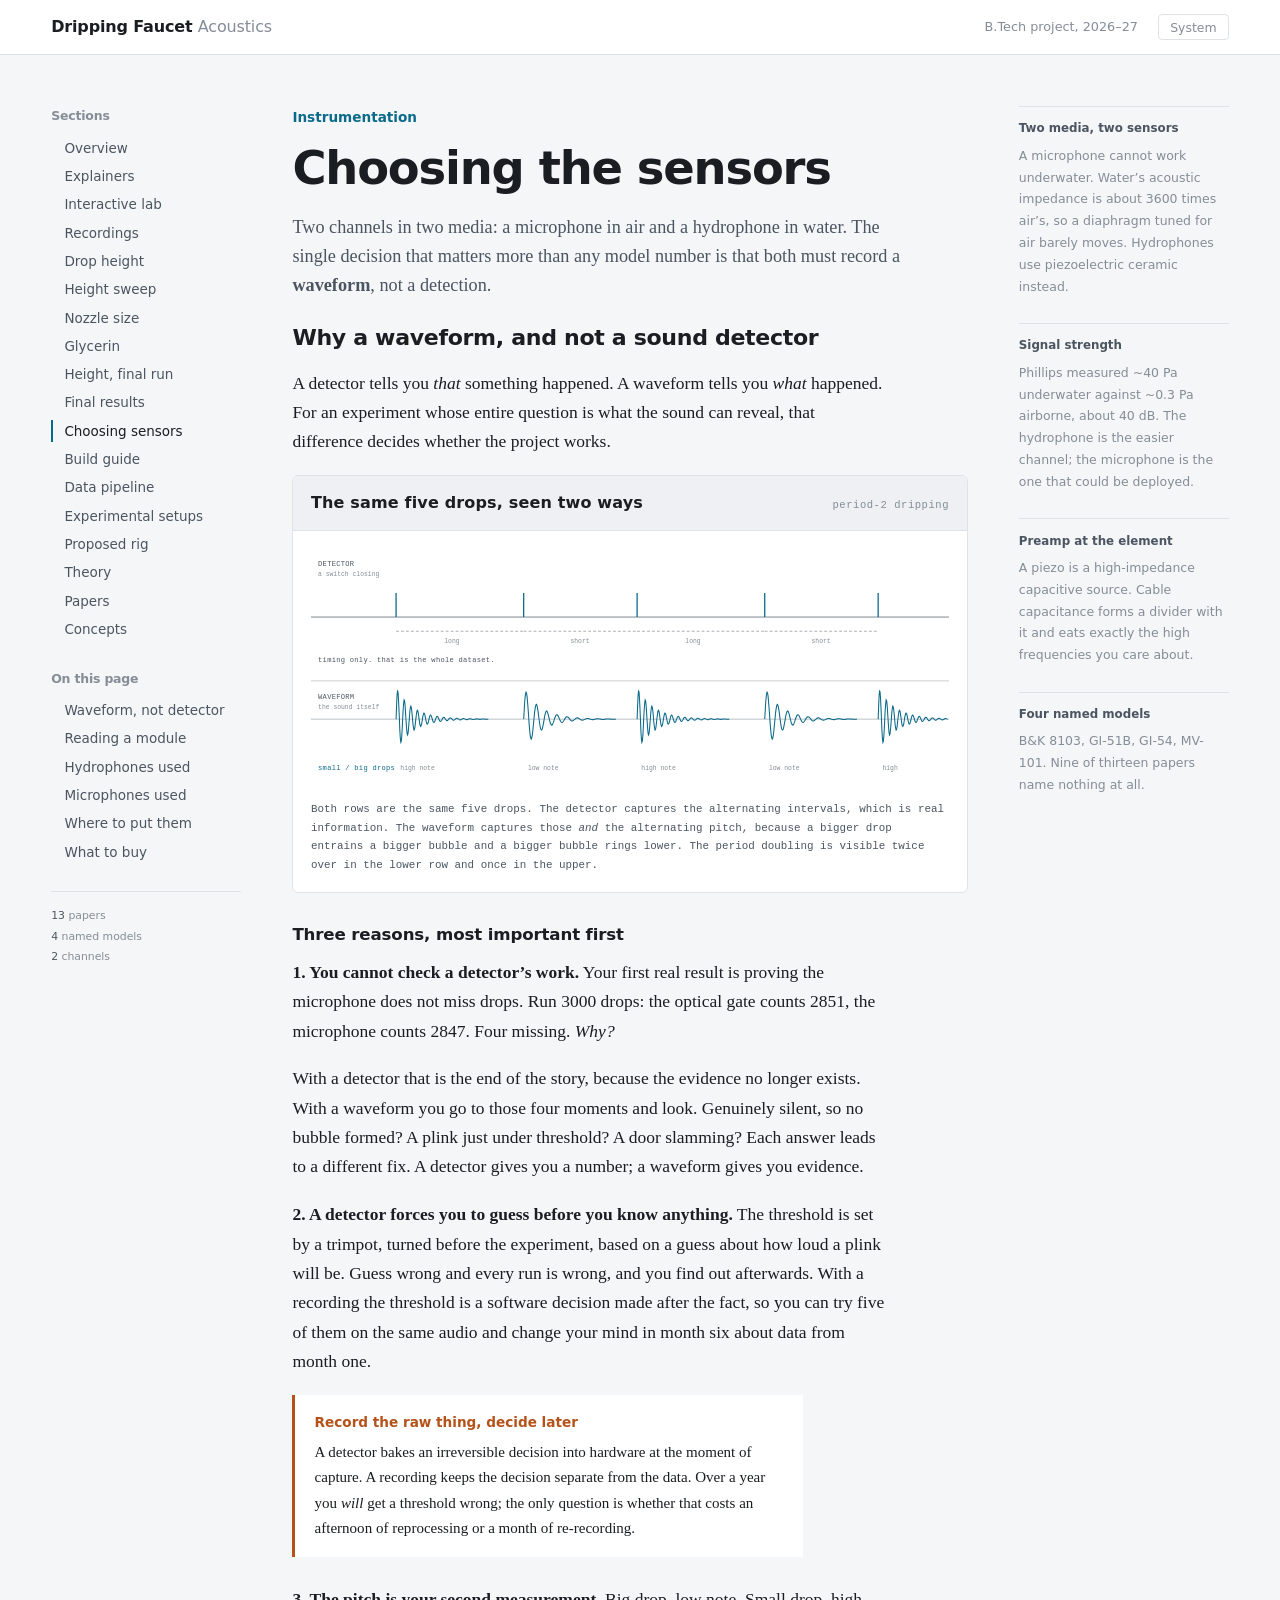
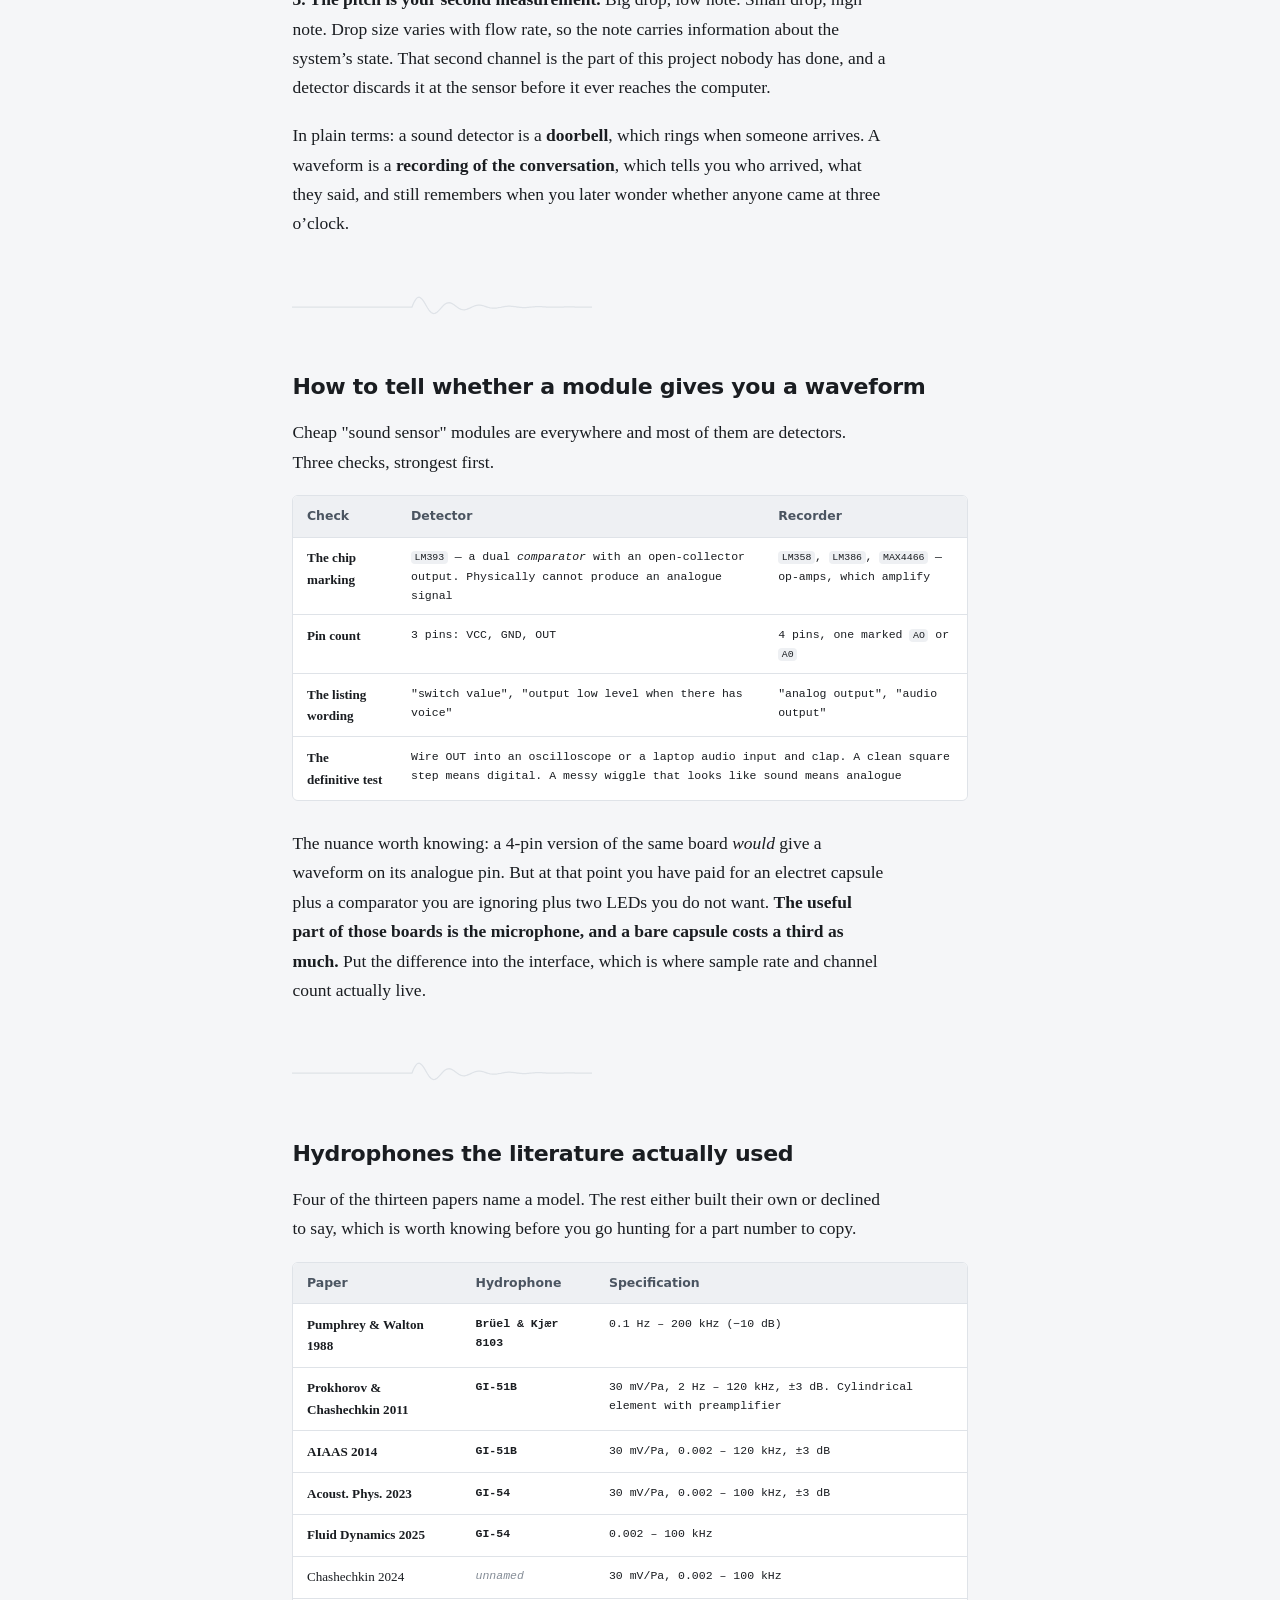
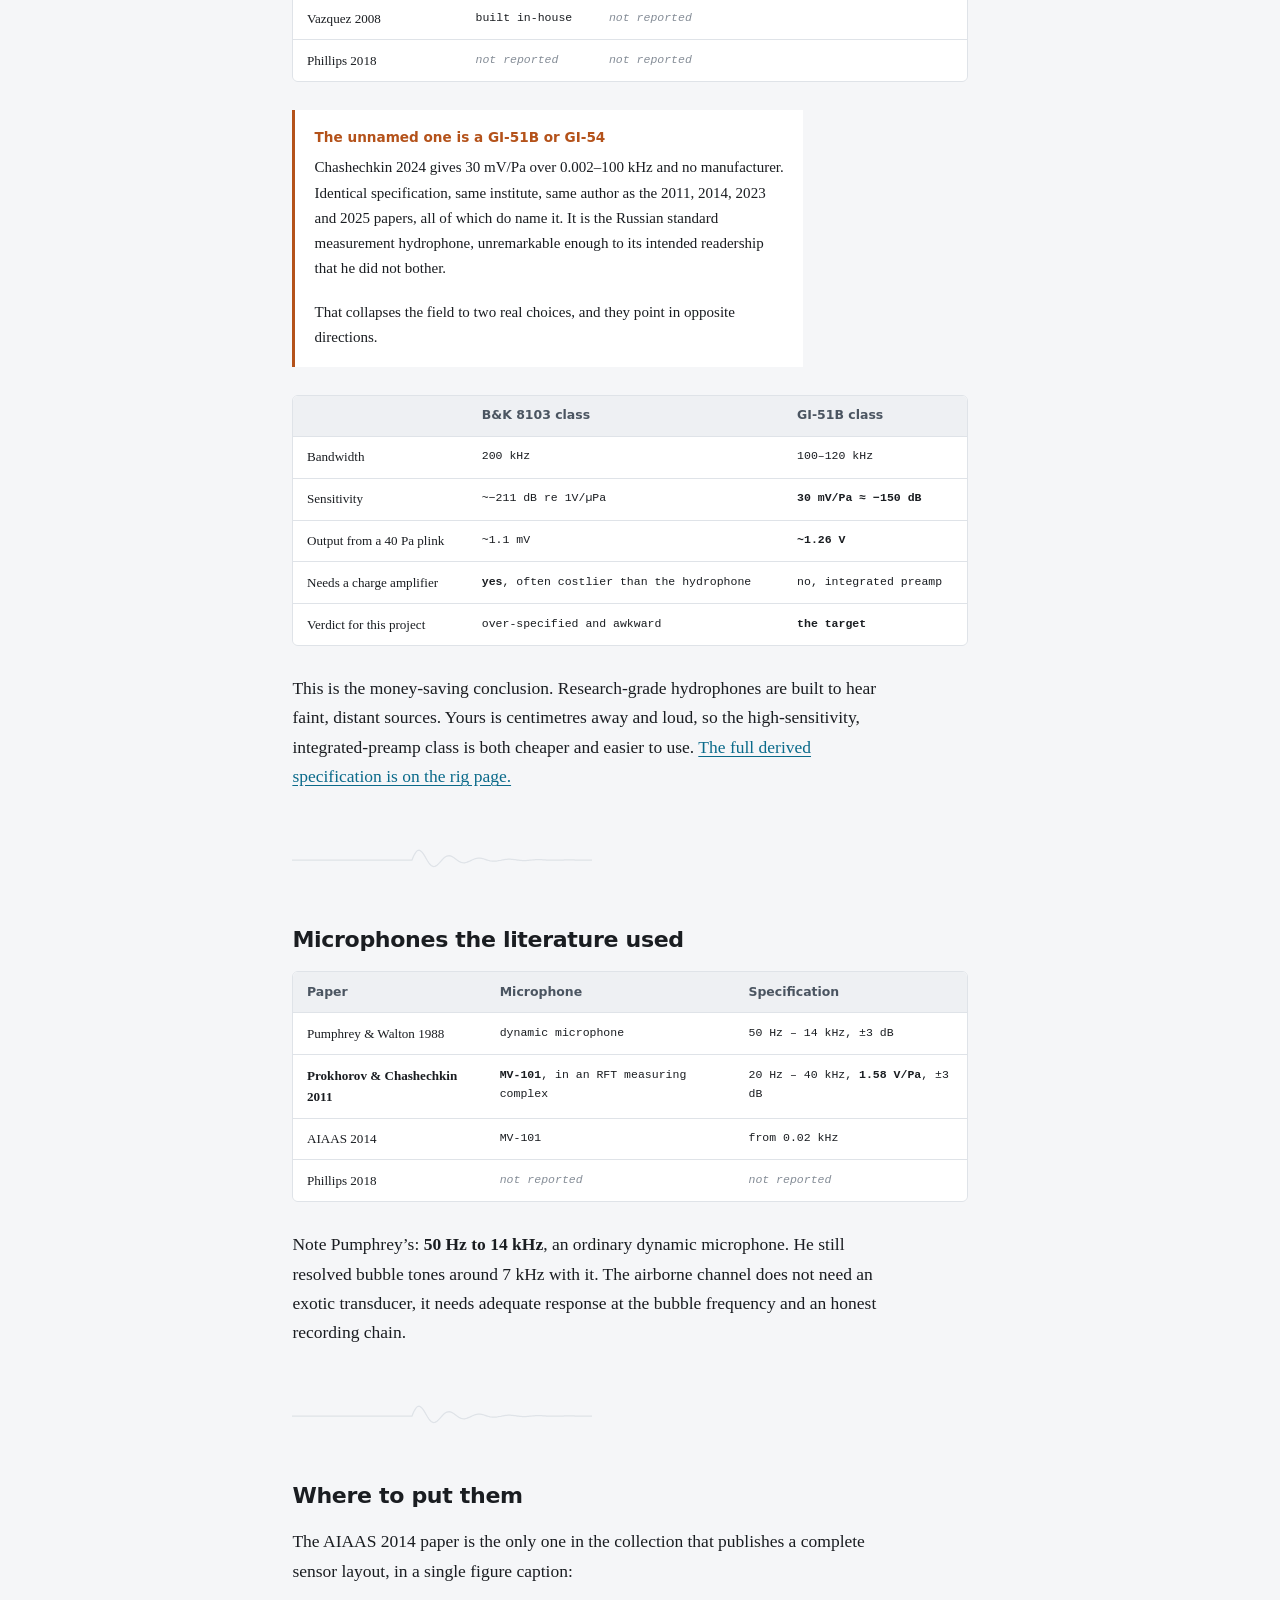
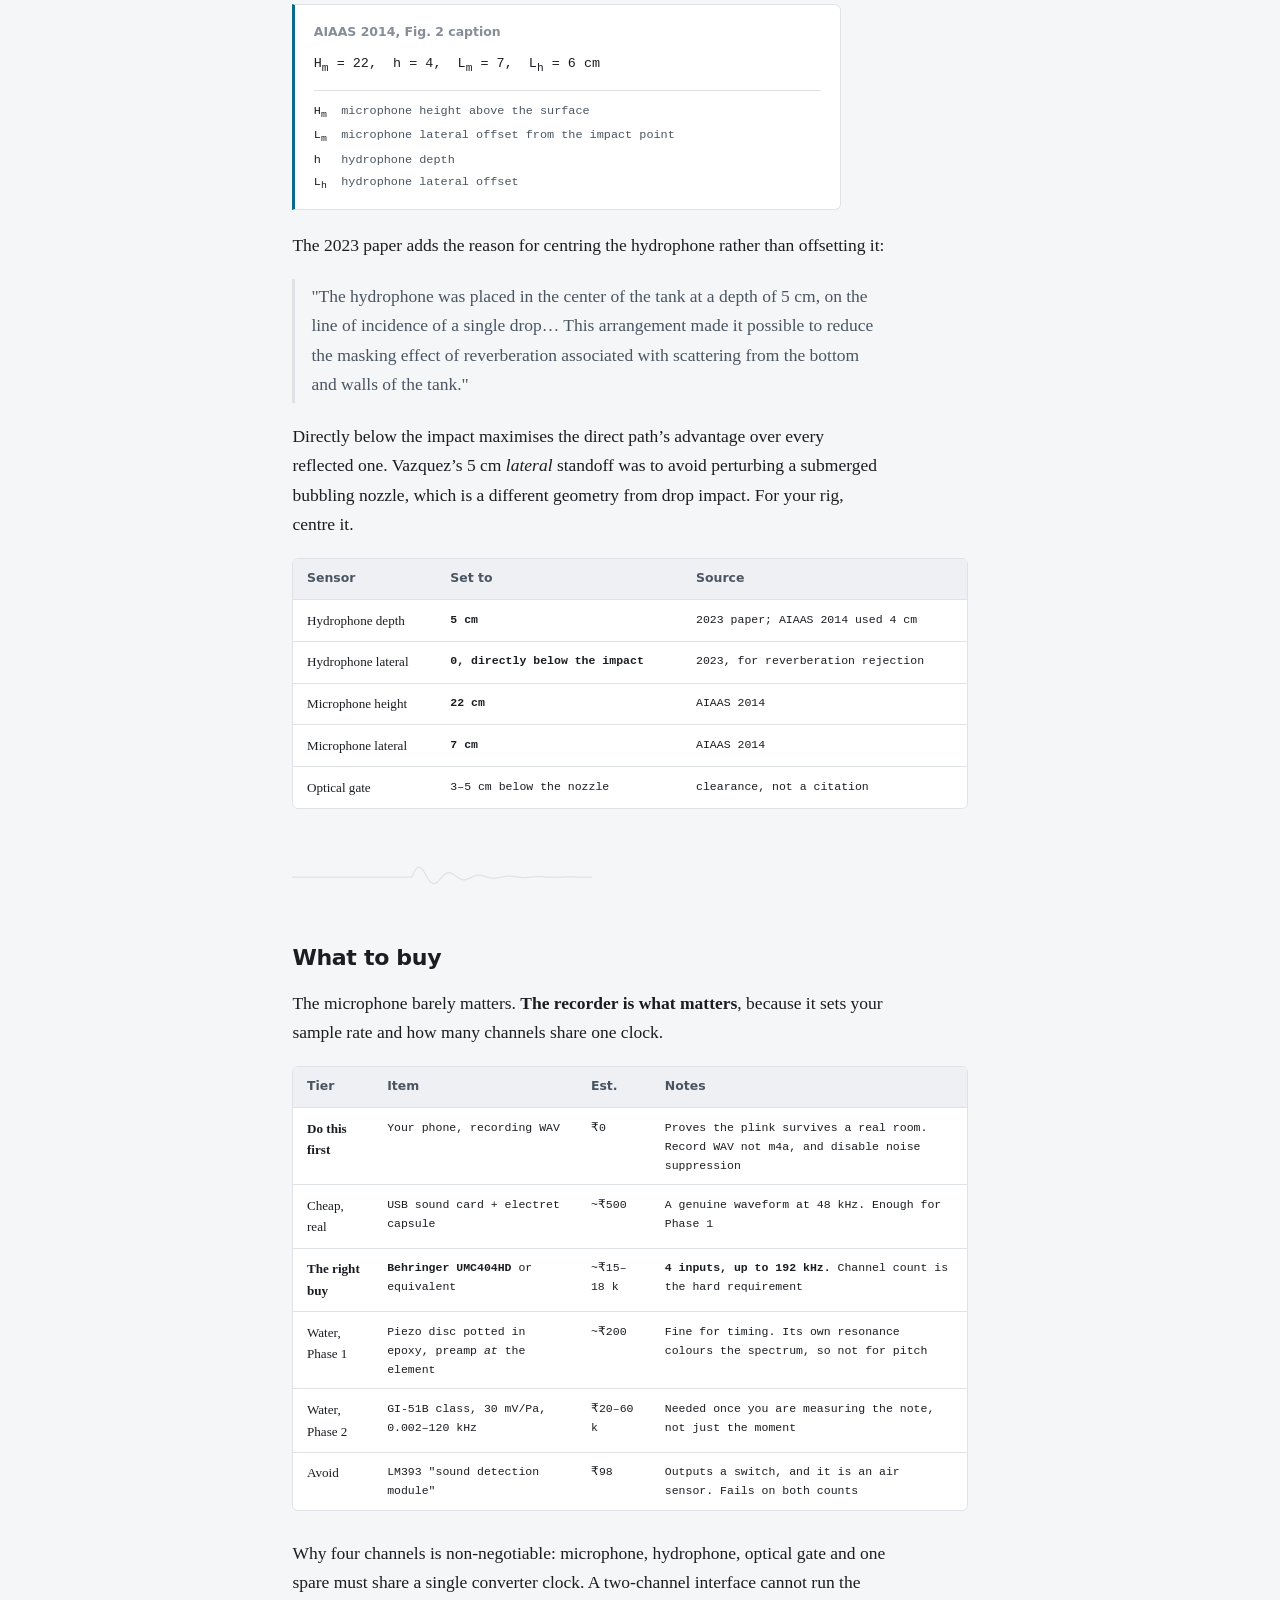
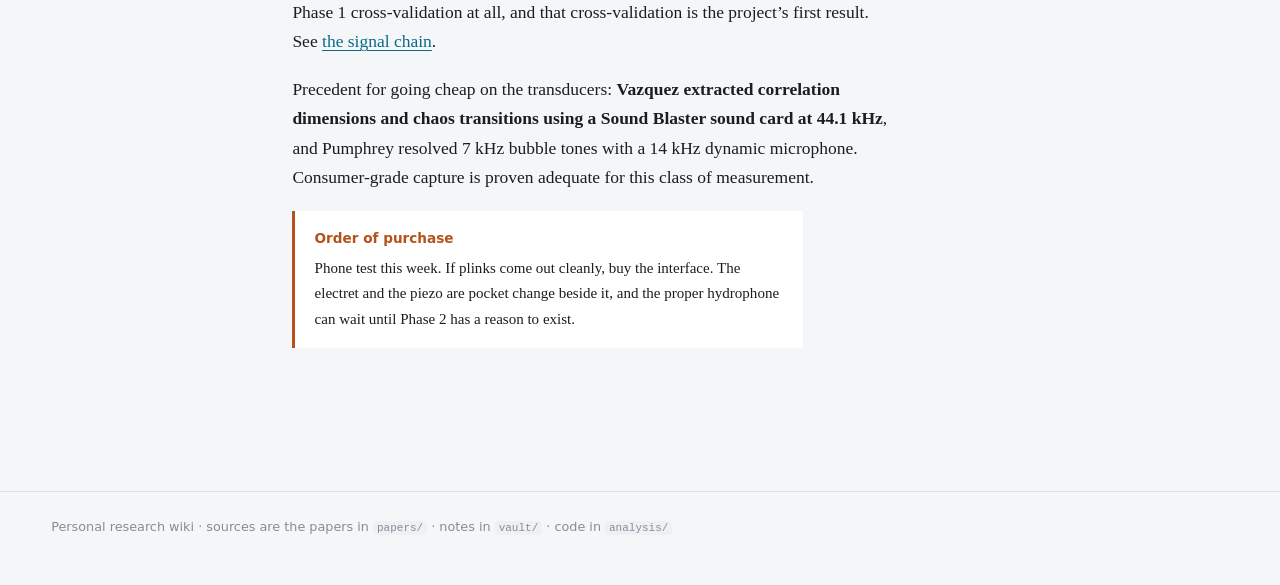
<file: site/sensors.html>
<!doctype html>
<html lang="en">
<head>
<meta charset="utf-8">
<meta name="viewport" content="width=device-width, initial-scale=1">
<title>Choosing the sensors</title>
<link rel="stylesheet" href="style.css">
<script src="theme.js"></script>
</head>
<body>

<svg width="0" height="0" style="position:absolute" aria-hidden="true"><defs>
  <path id="plink-path" d="M0 20 H120 L120.0 20.0 121.2 17.1 122.4 14.6 123.6 12.6 124.8 11.1 126.0 10.3 127.2 10.2 128.4 10.7 129.6 11.7 130.8 13.2 132.0 14.9 133.2 16.9 134.4 19.0 135.6 21.0 136.8 22.8 138.0 24.3 139.2 25.4 140.4 26.2 141.6 26.5 142.8 26.4 144.0 25.9 145.2 25.0 146.4 23.9 147.6 22.7 148.8 21.3 150.0 20.0 151.2 18.7 152.4 17.6 153.6 16.8 154.8 16.1 156.0 15.8 157.2 15.7 158.4 15.9 159.6 16.4 160.8 17.0 162.0 17.8 163.2 18.7 164.4 19.6 165.6 20.4 166.8 21.2 168.0 21.9 169.2 22.4 170.4 22.7 171.6 22.8 172.8 22.8 174.0 22.5 175.2 22.2 176.4 21.7 177.6 21.2 178.8 20.6 180.0 20.0 181.2 19.5 182.4 19.0 183.6 18.6 184.8 18.3 186.0 18.2 187.2 18.1 188.4 18.2 189.6 18.4 190.8 18.7 192.0 19.0 193.2 19.4 194.4 19.8 195.6 20.2 196.8 20.5 198.0 20.8 199.2 21.0 200.4 21.2 201.6 21.2 202.8 21.2 204.0 21.1 205.2 21.0 206.4 20.7 207.6 20.5 208.8 20.3 210.0 20.0 211.2 19.8 212.4 19.6 213.6 19.4 214.8 19.3 216.0 19.2 217.2 19.2 218.4 19.2 219.6 19.3 220.8 19.4 222.0 19.6 223.2 19.7 224.4 19.9 225.6 20.1 226.8 20.2 228.0 20.4 229.2 20.4 230.4 20.5 231.6 20.5 232.8 20.5 234.0 20.5 235.2 20.4 236.4 20.3 237.6 20.2 238.8 20.1 240.0 20.0 241.2 19.9 242.4 19.8 243.6 19.7 244.8 19.7 246.0 19.7 247.2 19.7 248.4 19.7 249.6 19.7 250.8 19.8 252.0 19.8 253.2 19.9 254.4 20.0 255.6 20.0 256.8 20.1 258.0 20.2 259.2 20.2 260.4 20.2 261.6 20.2 262.8 20.2 264.0 20.2 265.2 20.2 266.4 20.1 267.6 20.1 268.8 20.0 270.0 20.0 271.2 20.0 272.4 19.9 273.6 19.9 274.8 19.9 276.0 19.9 277.2 19.8 278.4 19.9 279.6 19.9 280.8 19.9 282.0 19.9 283.2 20.0 284.4 20.0 285.6 20.0 286.8 20.0 288.0 20.1 289.2 20.1 290.4 20.1 291.6 20.1 292.8 20.1 294.0 20.1 295.2 20.1 296.4 20.1 297.6 20.0 298.8 20.0 300.0 20.0"/>
</defs></svg>

<header class="masthead">
  <a class="wordmark" href="index.html">Dripping&nbsp;Faucet <span>Acoustics</span></a>
  <span class="masthead-meta">B.Tech project, 2026&ndash;27</span>
  <button id="themeBtn" class="themetoggle" type="button">System</button>
</header>

<div class="shell">

  <nav class="sidenav">
    <h2>Sections</h2>
    <ul>
      <li><a href="index.html">Overview</a></li>
      <li><a href="explainers.html">Explainers</a></li>
      <li><a href="lab.html">Interactive lab</a></li>
      <li><a href="recording.html">Recordings</a></li>
      <li><a href="heights.html">Drop height</a></li>
      <li><a href="heights.html?set=sweep">Height sweep</a></li>
      <li><a href="heights.html?set=nozzle">Nozzle size</a></li>
      <li><a href="heights.html?set=glycerin">Glycerin</a></li>
      <li><a href="heights.html?set=heights3">Height, final run</a></li>
      <li><a href="final.html">Final results</a></li>
      <li><a href="sensors.html" aria-current="page">Choosing sensors</a></li>
      <li><a href="build.html">Build guide</a></li>
      <li><a href="pipeline.html">Data pipeline</a></li>
      <li><a href="setups.html">Experimental setups</a></li>
      <li><a href="rig.html">Proposed rig</a></li>
      <li><a href="theory.html">Theory</a></li>
      <li><a href="papers.html">Papers</a></li>
      <li><a href="concepts.html">Concepts</a></li>
    </ul>
    <h2>On this page</h2>
    <ul>
      <li><a href="#waveform">Waveform, not detector</a></li>
      <li><a href="#lm393">Reading a module</a></li>
      <li><a href="#hydrophones">Hydrophones used</a></li>
      <li><a href="#mics">Microphones used</a></li>
      <li><a href="#where">Where to put them</a></li>
      <li><a href="#buy">What to buy</a></li>
    </ul>
    <div class="tally">
      <b>13</b> papers<br>
      <b>4</b> named models<br>
      <b>2</b> channels
    </div>
  </nav>

  <main>
    <p class="eyebrow">Instrumentation</p>
    <h1>Choosing the sensors</h1>
    <p class="lede">Two channels in two media: a microphone in air and a hydrophone in water.
    The single decision that matters more than any model number is that both must record a
    <strong>waveform</strong>, not a detection.</p>

    <h2 id="waveform">Why a waveform, and not a sound detector</h2>

    <p>A detector tells you <em>that</em> something happened. A waveform tells you <em>what</em>
    happened. For an experiment whose entire question is what the sound can reveal, that difference
    decides whether the project works.</p>

    <div class="rig bleed">
      <div class="rig-head">
        <h3>The same five drops, seen two ways</h3>
        <span class="tagline">period-2 dripping</span>
      </div>
      <figure>
      <svg viewBox="0 0 900 330" role="img" aria-label="Two representations of the same five drops. The upper trace is a detector output: five tick marks whose spacing alternates long, short, long, short. The lower trace is a waveform: five damped bursts at the same times, but the bursts alternate in pitch as well, high then low then high.">
        <text class="sch-label" x="10" y="24">DETECTOR</text>
        <text class="sch-dim"   x="10" y="38">a switch closing</text>
        <path class="sch-thin" d="M0 96 H900"/>
        <g class="sch-hydro">
          <path d="M120 62 V96 M300 62 V96 M460 62 V96 M640 62 V96 M800 62 V96"/>
        </g>
        <path class="sch-dash" d="M120 116 H300" marker-start="url(#ar)" marker-end="url(#ar)"/>
        <path class="sch-dash" d="M300 116 H460" marker-start="url(#ar)" marker-end="url(#ar)"/>
        <path class="sch-dash" d="M460 116 H640" marker-start="url(#ar)" marker-end="url(#ar)"/>
        <path class="sch-dash" d="M640 116 H800" marker-start="url(#ar)" marker-end="url(#ar)"/>
        <text class="sch-dim" x="188" y="132">long</text>
        <text class="sch-dim" x="366" y="132">short</text>
        <text class="sch-dim" x="528" y="132">long</text>
        <text class="sch-dim" x="706" y="132">short</text>
        <text class="sch-label" x="10" y="160" style="fill:var(--ink-2)">timing only. that is the whole dataset.</text>

        <path class="sch-thin" d="M0 186 H900" opacity="0.4"/>
        <text class="sch-label" x="10" y="212">WAVEFORM</text>
        <text class="sch-dim"   x="10" y="226">the sound itself</text>
        <path class="sch-thin" d="M0 240 H900" opacity="0.5"/>
        <path class="wave-hydro" fill="none" stroke-width="1.5" d="M120 240 L120.0 240.0 120.7 221.3 121.3 207.3 122.0 200.5 122.7 201.7 123.3 210.3 124.0 224.3 124.7 240.6 125.3 255.9 126.0 267.2 126.7 272.7 127.3 271.4 128.0 264.1 128.7 252.5 129.3 239.0 130.0 226.5 130.7 217.3 131.3 213.0 132.0 214.3 132.7 220.4 133.3 230.1 134.0 241.2 134.7 251.4 135.3 258.9 136.0 262.3 136.7 261.1 137.3 255.9 138.0 247.8 138.7 238.7 139.3 230.3 140.0 224.3 140.7 221.6 141.3 222.7 142.0 227.1 142.7 233.8 143.3 241.3 144.0 248.2 144.7 253.1 145.3 255.2 146.0 254.2 146.7 250.4 147.3 244.9 148.0 238.7 148.7 233.1 149.3 229.1 150.0 227.5 150.7 228.4 151.3 231.5 152.0 236.2 152.7 241.3 153.3 245.9 154.0 249.1 154.7 250.3 155.3 249.5 156.0 246.9 156.7 243.0 157.3 238.8 158.0 235.0 158.7 232.5 159.3 231.5 160.0 232.2 160.7 234.4 161.3 237.6 162.0 241.1 162.7 244.2 163.3 246.3 164.0 247.0 164.7 246.4 165.3 244.5 166.0 241.9 166.7 239.0 167.3 236.5 168.0 234.8 168.7 234.2 169.3 234.8 170.0 236.4 170.7 238.6 171.3 240.9 172.0 243.0 172.7 244.3 173.3 244.8 174.0 244.3 174.7 242.9 175.3 241.1 176.0 239.2 176.7 237.5 177.3 236.4 178.0 236.1 178.7 236.5 179.3 237.6 180.0 239.1 180.7 240.7 181.3 242.1 182.0 243.0 182.7 243.2 183.3 242.8 184.0 241.9 184.7 240.7 185.3 239.4 186.0 238.2 186.7 237.5 187.3 237.3 188.0 237.7 188.7 238.5 189.3 239.5 190.0 240.6 190.7 241.5 191.3 242.1 192.0 242.2 192.7 241.9 193.3 241.2 194.0 240.4 194.7 239.5 195.3 238.8 196.0 238.3 196.7 238.2 197.3 238.5 198.0 239.0 198.7 239.7 199.3 240.4 200.0 241.0 200.7 241.4 201.3 241.5 202.0 241.3 202.7 240.8 203.3 240.2 204.0 239.6 204.7 239.1 205.3 238.8 206.0 238.8 206.7 239.0 207.3 239.4 208.0 239.8 208.7 240.3 209.3 240.7 210.0 241.0 210.7 241.0 211.3 240.8 212.0 240.5 212.7 240.1 213.3 239.7 214.0 239.4 214.7 239.2 215.3 239.2 216.0 239.3 216.7 239.6 217.3 239.9 218.0 240.2 218.7 240.5 219.3 240.7 220.0 240.7 220.7 240.6 221.3 240.3 222.0 240.1 222.7 239.8 223.3 239.6 224.0 239.5 224.7 239.4 225.3 239.5 226.0 239.7 226.7 240.0 227.3 240.2 228.0 240.4 228.7 240.5 229.3 240.5 230.0 240.4 230.7 240.2 231.3 240.0 232.0 239.8 232.7 239.7 233.3 239.6 234.0 239.6 234.7 239.7 235.3 239.8 236.0 240.0 236.7 240.1 237.3 240.2 238.0 240.3 238.7 240.3 239.3 240.2 240.0 240.1 240.7 240.0 241.3 239.9 242.0 239.8 242.7 239.7 243.3 239.7 244.0 239.8 244.7 239.9 245.3 240.0 246.0 240.1 246.7 240.2 247.3 240.2 248.0 240.2 248.7 240.2 249.3 240.1 250.0 240.0"/>
        <path class="wave-hydro" fill="none" stroke-width="1.5" d="M300 240 L300.0 240.0 300.7 227.8 301.3 217.2 302.0 209.1 302.7 203.9 303.3 202.0 304.0 203.3 304.7 207.5 305.3 214.2 306.0 222.6 306.7 232.0 307.3 241.6 308.0 250.5 308.7 258.0 309.3 263.7 310.0 267.1 310.7 268.1 311.3 266.8 312.0 263.3 312.7 258.1 313.3 251.7 314.0 244.7 314.7 237.7 315.3 231.2 316.0 225.9 316.7 221.9 317.3 219.7 318.0 219.2 318.7 220.5 319.3 223.3 320.0 227.3 320.7 232.2 321.3 237.4 322.0 242.5 322.7 247.2 323.3 251.0 324.0 253.8 324.7 255.2 325.3 255.3 326.0 254.2 326.7 251.9 327.3 248.8 328.0 245.2 328.7 241.3 329.3 237.5 330.0 234.1 330.7 231.4 331.3 229.6 332.0 228.7 332.7 228.7 333.3 229.7 334.0 231.5 334.7 233.9 335.3 236.6 336.0 239.5 336.7 242.3 337.3 244.7 338.0 246.6 338.7 247.9 339.3 248.4 340.0 248.2 340.7 247.4 341.3 246.0 342.0 244.2 342.7 242.1 343.3 240.0 344.0 238.0 344.7 236.3 345.3 234.9 346.0 234.1 346.7 233.8 347.3 234.0 348.0 234.7 348.7 235.8 349.3 237.1 350.0 238.7 350.7 240.3 351.3 241.7 352.0 243.0 352.7 243.9 353.3 244.5 354.0 244.6 354.7 244.4 355.3 243.8 356.0 243.0 356.7 241.9 357.3 240.8 358.0 239.6 358.7 238.6 359.3 237.7 360.0 237.0 360.7 236.7 361.3 236.6 362.0 236.8 362.7 237.3 363.3 237.9 364.0 238.7 364.7 239.6 365.3 240.4 366.0 241.2 366.7 241.8 367.3 242.3 368.0 242.5 368.7 242.5 369.3 242.3 370.0 242.0 370.7 241.5 371.3 240.8 372.0 240.2 372.7 239.6 373.3 239.0 374.0 238.6 374.7 238.3 375.3 238.1 376.0 238.2 376.7 238.3 377.3 238.6 378.0 239.0 378.7 239.4 379.3 239.9 380.0 240.4 380.7 240.8 381.3 241.1 382.0 241.3 382.7 241.4 383.3 241.4 384.0 241.2 384.7 241.0 385.3 240.7 386.0 240.3 386.7 240.0 387.3 239.7 388.0 239.4 388.7 239.2 389.3 239.0 390.0 239.0 390.7 239.0 391.3 239.1 392.0 239.3 392.7 239.5 393.3 239.8 394.0 240.0 394.7 240.3 395.3 240.5 396.0 240.6 396.7 240.7 397.3 240.8 398.0 240.7 398.7 240.6 399.3 240.5 400.0 240.3 400.7 240.1 401.3 239.9 402.0 239.8 402.7 239.6 403.3 239.5 404.0 239.5 404.7 239.4 405.3 239.5 406.0 239.5 406.7 239.7 407.3 239.8 408.0 239.9 408.7 240.1 409.3 240.2 410.0 240.3 410.7 240.4 411.3 240.4 412.0 240.4 412.7 240.4 413.3 240.3 414.0 240.2 414.7 240.1 415.3 240.0 416.0 239.9 416.7 239.8 417.3 239.8 418.0 239.7 418.7 239.7 419.3 239.7 420.0 239.7 420.7 239.8 421.3 239.8 422.0 239.9 422.7 240.0 423.3 240.1 424.0 240.1 424.7 240.2 425.3 240.2 426.0 240.2 426.7 240.2 427.3 240.2 428.0 240.2 428.7 240.1 429.3 240.1 430.0 240.0"/>
        <path class="wave-hydro" fill="none" stroke-width="1.5" d="M460 240 L460.0 240.0 460.7 221.3 461.3 207.3 462.0 200.5 462.7 201.7 463.3 210.3 464.0 224.3 464.7 240.6 465.3 255.9 466.0 267.2 466.7 272.7 467.3 271.4 468.0 264.1 468.7 252.5 469.3 239.0 470.0 226.5 470.7 217.3 471.3 213.0 472.0 214.3 472.7 220.4 473.3 230.1 474.0 241.2 474.7 251.4 475.3 258.9 476.0 262.3 476.7 261.1 477.3 255.9 478.0 247.8 478.7 238.7 479.3 230.3 480.0 224.3 480.7 221.6 481.3 222.7 482.0 227.1 482.7 233.8 483.3 241.3 484.0 248.2 484.7 253.1 485.3 255.2 486.0 254.2 486.7 250.4 487.3 244.9 488.0 238.7 488.7 233.1 489.3 229.1 490.0 227.5 490.7 228.4 491.3 231.5 492.0 236.2 492.7 241.3 493.3 245.9 494.0 249.1 494.7 250.3 495.3 249.5 496.0 246.9 496.7 243.0 497.3 238.8 498.0 235.0 498.7 232.5 499.3 231.5 500.0 232.2 500.7 234.4 501.3 237.6 502.0 241.1 502.7 244.2 503.3 246.3 504.0 247.0 504.7 246.4 505.3 244.5 506.0 241.9 506.7 239.0 507.3 236.5 508.0 234.8 508.7 234.2 509.3 234.8 510.0 236.4 510.7 238.6 511.3 240.9 512.0 243.0 512.7 244.3 513.3 244.8 514.0 244.3 514.7 242.9 515.3 241.1 516.0 239.2 516.7 237.5 517.3 236.4 518.0 236.1 518.7 236.5 519.3 237.6 520.0 239.1 520.7 240.7 521.3 242.1 522.0 243.0 522.7 243.2 523.3 242.8 524.0 241.9 524.7 240.7 525.3 239.4 526.0 238.2 526.7 237.5 527.3 237.3 528.0 237.7 528.7 238.5 529.3 239.5 530.0 240.6 530.7 241.5 531.3 242.1 532.0 242.2 532.7 241.9 533.3 241.2 534.0 240.4 534.7 239.5 535.3 238.8 536.0 238.3 536.7 238.2 537.3 238.5 538.0 239.0 538.7 239.7 539.3 240.4 540.0 241.0 540.7 241.4 541.3 241.5 542.0 241.3 542.7 240.8 543.3 240.2 544.0 239.6 544.7 239.1 545.3 238.8 546.0 238.8 546.7 239.0 547.3 239.4 548.0 239.8 548.7 240.3 549.3 240.7 550.0 241.0 550.7 241.0 551.3 240.8 552.0 240.5 552.7 240.1 553.3 239.7 554.0 239.4 554.7 239.2 555.3 239.2 556.0 239.3 556.7 239.6 557.3 239.9 558.0 240.2 558.7 240.5 559.3 240.7 560.0 240.7 560.7 240.6 561.3 240.3 562.0 240.1 562.7 239.8 563.3 239.6 564.0 239.5 564.7 239.4 565.3 239.5 566.0 239.7 566.7 240.0 567.3 240.2 568.0 240.4 568.7 240.5 569.3 240.5 570.0 240.4 570.7 240.2 571.3 240.0 572.0 239.8 572.7 239.7 573.3 239.6 574.0 239.6 574.7 239.7 575.3 239.8 576.0 240.0 576.7 240.1 577.3 240.2 578.0 240.3 578.7 240.3 579.3 240.2 580.0 240.1 580.7 240.0 581.3 239.9 582.0 239.8 582.7 239.7 583.3 239.7 584.0 239.8 584.7 239.9 585.3 240.0 586.0 240.1 586.7 240.2 587.3 240.2 588.0 240.2 588.7 240.2 589.3 240.1 590.0 240.0"/>
        <path class="wave-hydro" fill="none" stroke-width="1.5" d="M640 240 L640.0 240.0 640.7 227.8 641.3 217.2 642.0 209.1 642.7 203.9 643.3 202.0 644.0 203.3 644.7 207.5 645.3 214.2 646.0 222.6 646.7 232.0 647.3 241.6 648.0 250.5 648.7 258.0 649.3 263.7 650.0 267.1 650.7 268.1 651.3 266.8 652.0 263.3 652.7 258.1 653.3 251.7 654.0 244.7 654.7 237.7 655.3 231.2 656.0 225.9 656.7 221.9 657.3 219.7 658.0 219.2 658.7 220.5 659.3 223.3 660.0 227.3 660.7 232.2 661.3 237.4 662.0 242.5 662.7 247.2 663.3 251.0 664.0 253.8 664.7 255.2 665.3 255.3 666.0 254.2 666.7 251.9 667.3 248.8 668.0 245.2 668.7 241.3 669.3 237.5 670.0 234.1 670.7 231.4 671.3 229.6 672.0 228.7 672.7 228.7 673.3 229.7 674.0 231.5 674.7 233.9 675.3 236.6 676.0 239.5 676.7 242.3 677.3 244.7 678.0 246.6 678.7 247.9 679.3 248.4 680.0 248.2 680.7 247.4 681.3 246.0 682.0 244.2 682.7 242.1 683.3 240.0 684.0 238.0 684.7 236.3 685.3 234.9 686.0 234.1 686.7 233.8 687.3 234.0 688.0 234.7 688.7 235.8 689.3 237.1 690.0 238.7 690.7 240.3 691.3 241.7 692.0 243.0 692.7 243.9 693.3 244.5 694.0 244.6 694.7 244.4 695.3 243.8 696.0 243.0 696.7 241.9 697.3 240.8 698.0 239.6 698.7 238.6 699.3 237.7 700.0 237.0 700.7 236.7 701.3 236.6 702.0 236.8 702.7 237.3 703.3 237.9 704.0 238.7 704.7 239.6 705.3 240.4 706.0 241.2 706.7 241.8 707.3 242.3 708.0 242.5 708.7 242.5 709.3 242.3 710.0 242.0 710.7 241.5 711.3 240.8 712.0 240.2 712.7 239.6 713.3 239.0 714.0 238.6 714.7 238.3 715.3 238.1 716.0 238.2 716.7 238.3 717.3 238.6 718.0 239.0 718.7 239.4 719.3 239.9 720.0 240.4 720.7 240.8 721.3 241.1 722.0 241.3 722.7 241.4 723.3 241.4 724.0 241.2 724.7 241.0 725.3 240.7 726.0 240.3 726.7 240.0 727.3 239.7 728.0 239.4 728.7 239.2 729.3 239.0 730.0 239.0 730.7 239.0 731.3 239.1 732.0 239.3 732.7 239.5 733.3 239.8 734.0 240.0 734.7 240.3 735.3 240.5 736.0 240.6 736.7 240.7 737.3 240.8 738.0 240.7 738.7 240.6 739.3 240.5 740.0 240.3 740.7 240.1 741.3 239.9 742.0 239.8 742.7 239.6 743.3 239.5 744.0 239.5 744.7 239.4 745.3 239.5 746.0 239.5 746.7 239.7 747.3 239.8 748.0 239.9 748.7 240.1 749.3 240.2 750.0 240.3 750.7 240.4 751.3 240.4 752.0 240.4 752.7 240.4 753.3 240.3 754.0 240.2 754.7 240.1 755.3 240.0 756.0 239.9 756.7 239.8 757.3 239.8 758.0 239.7 758.7 239.7 759.3 239.7 760.0 239.7 760.7 239.8 761.3 239.8 762.0 239.9 762.7 240.0 763.3 240.1 764.0 240.1 764.7 240.2 765.3 240.2 766.0 240.2 766.7 240.2 767.3 240.2 768.0 240.2 768.7 240.1 769.3 240.1 770.0 240.0"/>
        <path class="wave-hydro" fill="none" stroke-width="1.5" d="M800 240 L800.0 240.0 800.7 221.3 801.3 207.3 802.0 200.5 802.7 201.7 803.3 210.3 804.0 224.3 804.7 240.6 805.3 255.9 806.0 267.2 806.7 272.7 807.3 271.4 808.0 264.1 808.7 252.5 809.3 239.0 810.0 226.5 810.7 217.3 811.3 213.0 812.0 214.3 812.7 220.4 813.3 230.1 814.0 241.2 814.7 251.4 815.3 258.9 816.0 262.3 816.7 261.1 817.3 255.9 818.0 247.8 818.7 238.7 819.3 230.3 820.0 224.3 820.7 221.6 821.3 222.7 822.0 227.1 822.7 233.8 823.3 241.3 824.0 248.2 824.7 253.1 825.3 255.2 826.0 254.2 826.7 250.4 827.3 244.9 828.0 238.7 828.7 233.1 829.3 229.1 830.0 227.5 830.7 228.4 831.3 231.5 832.0 236.2 832.7 241.3 833.3 245.9 834.0 249.1 834.7 250.3 835.3 249.5 836.0 246.9 836.7 243.0 837.3 238.8 838.0 235.0 838.7 232.5 839.3 231.5 840.0 232.2 840.7 234.4 841.3 237.6 842.0 241.1 842.7 244.2 843.3 246.3 844.0 247.0 844.7 246.4 845.3 244.5 846.0 241.9 846.7 239.0 847.3 236.5 848.0 234.8 848.7 234.2 849.3 234.8 850.0 236.4 850.7 238.6 851.3 240.9 852.0 243.0 852.7 244.3 853.3 244.8 854.0 244.3 854.7 242.9 855.3 241.1 856.0 239.2 856.7 237.5 857.3 236.4 858.0 236.1 858.7 236.5 859.3 237.6 860.0 239.1 860.7 240.7 861.3 242.1 862.0 243.0 862.7 243.2 863.3 242.8 864.0 241.9 864.7 240.7 865.3 239.4 866.0 238.2 866.7 237.5 867.3 237.3 868.0 237.7 868.7 238.5 869.3 239.5 870.0 240.6 870.7 241.5 871.3 242.1 872.0 242.2 872.7 241.9 873.3 241.2 874.0 240.4 874.7 239.5 875.3 238.8 876.0 238.3 876.7 238.2 877.3 238.5 878.0 239.0 878.7 239.7 879.3 240.4 880.0 241.0 880.7 241.4 881.3 241.5 882.0 241.3 882.7 240.8 883.3 240.2 884.0 239.6 884.7 239.1 885.3 238.8 886.0 238.8 886.7 239.0 887.3 239.4 888.0 239.8 888.7 240.3 889.3 240.7 890.0 241.0 890.7 241.0 891.3 240.8 892.0 240.5 892.7 240.1 893.3 239.7 894.0 239.4 894.7 239.2 895.3 239.2 896.0 239.3 896.7 239.6 897.3 239.9 898.0 240.2"/>
        <text class="sch-dim" x="126" y="312">high note</text>
        <text class="sch-dim" x="306" y="312">low note</text>
        <text class="sch-dim" x="466" y="312">high note</text>
        <text class="sch-dim" x="646" y="312">low note</text>
        <text class="sch-dim" x="806" y="312">high</text>
        <text class="sch-label key" x="10" y="312">small / big drops</text>
      </svg>
      </figure>
      <figcaption>
        Both rows are the same five drops. The detector captures the alternating intervals, which
        is real information. The waveform captures those <em>and</em> the alternating pitch, because
        a bigger drop entrains a bigger bubble and a bigger bubble rings lower. The period doubling
        is visible twice over in the lower row and once in the upper.
      </figcaption>
    </div>

    <h3>Three reasons, most important first</h3>

    <p><strong>1. You cannot check a detector&rsquo;s work.</strong> Your first real result is
    proving the microphone does not miss drops. Run 3000 drops: the optical gate counts 2851, the
    microphone counts 2847. Four missing. <em>Why?</em></p>
    <p>With a detector that is the end of the story, because the evidence no longer exists. With a
    waveform you go to those four moments and look. Genuinely silent, so no bubble formed? A plink
    just under threshold? A door slamming? Each answer leads to a different fix. A detector gives
    you a number; a waveform gives you evidence.</p>

    <p><strong>2. A detector forces you to guess before you know anything.</strong> The threshold is
    set by a trimpot, turned before the experiment, based on a guess about how loud a plink will be.
    Guess wrong and every run is wrong, and you find out afterwards. With a recording the threshold
    is a software decision made after the fact, so you can try five of them on the same audio and
    change your mind in month six about data from month one.</p>

    <div class="callout">
      <b>Record the raw thing, decide later</b>
      <p>A detector bakes an irreversible decision into hardware at the moment of capture. A
      recording keeps the decision separate from the data. Over a year you <em>will</em> get a
      threshold wrong; the only question is whether that costs an afternoon of reprocessing or a
      month of re-recording.</p>
    </div>

    <p><strong>3. The pitch is your second measurement.</strong> Big drop, low note. Small drop,
    high note. Drop size varies with flow rate, so the note carries information about the
    system&rsquo;s state. That second channel is the part of this project nobody has done, and a
    detector discards it at the sensor before it ever reaches the computer.</p>

    <p>In plain terms: a sound detector is a <strong>doorbell</strong>, which rings when someone
    arrives. A waveform is a <strong>recording of the conversation</strong>, which tells you who
    arrived, what they said, and still remembers when you later wonder whether anyone came at
    three o&rsquo;clock.</p>

    <svg class="plink" viewBox="0 0 300 40" aria-hidden="true"><use href="#plink-path"/></svg>

    <h2 id="lm393">How to tell whether a module gives you a waveform</h2>

    <p>Cheap "sound sensor" modules are everywhere and most of them are detectors. Three checks,
    strongest first.</p>

    <div class="tablewrap bleed">
      <table>
        <thead><tr><th>Check</th><th>Detector</th><th>Recorder</th></tr></thead>
        <tbody>
          <tr><td><strong>The chip marking</strong></td><td><code>LM393</code> &mdash; a dual <em>comparator</em> with an open-collector output. Physically cannot produce an analogue signal</td><td><code>LM358</code>, <code>LM386</code>, <code>MAX4466</code> &mdash; op-amps, which amplify</td></tr>
          <tr><td><strong>Pin count</strong></td><td>3 pins: VCC, GND, OUT</td><td>4 pins, one marked <code>AO</code> or <code>A0</code></td></tr>
          <tr><td><strong>The listing wording</strong></td><td>"switch value", "output low level when there has voice"</td><td>"analog output", "audio output"</td></tr>
          <tr><td><strong>The definitive test</strong></td><td colspan="2">Wire OUT into an oscilloscope or a laptop audio input and clap. A clean square step means digital. A messy wiggle that looks like sound means analogue</td></tr>
        </tbody>
      </table>
    </div>

    <p>The nuance worth knowing: a 4-pin version of the same board <em>would</em> give a waveform on
    its analogue pin. But at that point you have paid for an electret capsule plus a comparator you
    are ignoring plus two LEDs you do not want. <strong>The useful part of those boards is the
    microphone, and a bare capsule costs a third as much.</strong> Put the difference into the
    interface, which is where sample rate and channel count actually live.</p>

    <svg class="plink" viewBox="0 0 300 40" aria-hidden="true"><use href="#plink-path"/></svg>

    <h2 id="hydrophones">Hydrophones the literature actually used</h2>

    <p>Four of the thirteen papers name a model. The rest either built their own or declined to
    say, which is worth knowing before you go hunting for a part number to copy.</p>

    <div class="tablewrap bleed">
      <table>
        <thead><tr><th>Paper</th><th>Hydrophone</th><th>Specification</th></tr></thead>
        <tbody>
          <tr><td><strong>Pumphrey &amp; Walton 1988</strong></td><td><strong>Br&uuml;el &amp; Kj&aelig;r 8103</strong></td><td>0.1 Hz &ndash; 200 kHz (&minus;10 dB)</td></tr>
          <tr><td><strong>Prokhorov &amp; Chashechkin 2011</strong></td><td><strong>GI-51B</strong></td><td>30 mV/Pa, 2 Hz &ndash; 120 kHz, &plusmn;3 dB. Cylindrical element with preamplifier</td></tr>
          <tr><td><strong>AIAAS 2014</strong></td><td><strong>GI-51B</strong></td><td>30 mV/Pa, 0.002 &ndash; 120 kHz, &plusmn;3 dB</td></tr>
          <tr><td><strong>Acoust. Phys. 2023</strong></td><td><strong>GI-54</strong></td><td>30 mV/Pa, 0.002 &ndash; 100 kHz, &plusmn;3 dB</td></tr>
          <tr><td><strong>Fluid Dynamics 2025</strong></td><td><strong>GI-54</strong></td><td>0.002 &ndash; 100 kHz</td></tr>
          <tr><td>Chashechkin 2024</td><td class="nr">unnamed</td><td>30 mV/Pa, 0.002 &ndash; 100 kHz</td></tr>
          <tr><td>Vazquez 2008</td><td>built in-house</td><td class="nr">not reported</td></tr>
          <tr><td>Phillips 2018</td><td class="nr">not reported</td><td class="nr">not reported</td></tr>
        </tbody>
      </table>
    </div>

    <div class="callout">
      <b>The unnamed one is a GI-51B or GI-54</b>
      <p>Chashechkin 2024 gives 30 mV/Pa over 0.002&ndash;100 kHz and no manufacturer. Identical
      specification, same institute, same author as the 2011, 2014, 2023 and 2025 papers, all of
      which do name it. It is the Russian standard measurement hydrophone, unremarkable enough to
      its intended readership that he did not bother.</p>
      <p>That collapses the field to two real choices, and they point in opposite directions.</p>
    </div>

    <div class="tablewrap bleed">
      <table>
        <thead><tr><th></th><th>B&amp;K 8103 class</th><th>GI-51B class</th></tr></thead>
        <tbody>
          <tr><td>Bandwidth</td><td>200 kHz</td><td>100&ndash;120 kHz</td></tr>
          <tr><td>Sensitivity</td><td>~&minus;211 dB re 1V/&micro;Pa</td><td><strong>30 mV/Pa &asymp; &minus;150 dB</strong></td></tr>
          <tr><td>Output from a 40 Pa plink</td><td>~1.1 mV</td><td><strong>~1.26 V</strong></td></tr>
          <tr><td>Needs a charge amplifier</td><td><strong>yes</strong>, often costlier than the hydrophone</td><td>no, integrated preamp</td></tr>
          <tr><td>Verdict for this project</td><td>over-specified and awkward</td><td><strong>the target</strong></td></tr>
        </tbody>
      </table>
    </div>

    <p>This is the money-saving conclusion. Research-grade hydrophones are built to hear faint,
    distant sources. Yours is centimetres away and loud, so the high-sensitivity, integrated-preamp
    class is both cheaper and easier to use. <a href="rig.html#hydrophone">The full derived
    specification is on the rig page.</a></p>

    <svg class="plink" viewBox="0 0 300 40" aria-hidden="true"><use href="#plink-path"/></svg>

    <h2 id="mics">Microphones the literature used</h2>

    <div class="tablewrap bleed">
      <table>
        <thead><tr><th>Paper</th><th>Microphone</th><th>Specification</th></tr></thead>
        <tbody>
          <tr><td>Pumphrey &amp; Walton 1988</td><td>dynamic microphone</td><td>50 Hz &ndash; 14 kHz, &plusmn;3 dB</td></tr>
          <tr><td><strong>Prokhorov &amp; Chashechkin 2011</strong></td><td><strong>MV-101</strong>, in an RFT measuring complex</td><td>20 Hz &ndash; 40 kHz, <strong>1.58 V/Pa</strong>, &plusmn;3 dB</td></tr>
          <tr><td>AIAAS 2014</td><td>MV-101</td><td>from 0.02 kHz</td></tr>
          <tr><td>Phillips 2018</td><td class="nr">not reported</td><td class="nr">not reported</td></tr>
        </tbody>
      </table>
    </div>

    <p>Note Pumphrey&rsquo;s: <strong>50 Hz to 14 kHz</strong>, an ordinary dynamic microphone. He
    still resolved bubble tones around 7 kHz with it. The airborne channel does not need an exotic
    transducer, it needs adequate response at the bubble frequency and an honest recording chain.</p>

    <svg class="plink" viewBox="0 0 300 40" aria-hidden="true"><use href="#plink-path"/></svg>

    <h2 id="where">Where to put them</h2>

    <p>The AIAAS 2014 paper is the only one in the collection that publishes a complete sensor
    layout, in a single figure caption:</p>

    <div class="eq">
      <span class="tag">AIAAS 2014, Fig. 2 caption</span>
      H<sub>m</sub> = 22,&nbsp;&nbsp;h = 4,&nbsp;&nbsp;L<sub>m</sub> = 7,&nbsp;&nbsp;L<sub>h</sub> = 6 cm
      <dl>
        <dt>H<sub>m</sub></dt><dd>microphone height above the surface</dd>
        <dt>L<sub>m</sub></dt><dd>microphone lateral offset from the impact point</dd>
        <dt>h</dt><dd>hydrophone depth</dd>
        <dt>L<sub>h</sub></dt><dd>hydrophone lateral offset</dd>
      </dl>
    </div>

    <p>The 2023 paper adds the reason for centring the hydrophone rather than offsetting it:</p>

    <blockquote style="border-left:3px solid var(--rule); margin:0 0 1.2rem; padding:0.2rem 0 0.2rem 1rem; color:var(--ink-2)">
      "The hydrophone was placed in the center of the tank at a depth of 5 cm, on the line of
      incidence of a single drop&hellip; This arrangement made it possible to reduce the masking
      effect of reverberation associated with scattering from the bottom and walls of the tank."
    </blockquote>

    <p>Directly below the impact maximises the direct path&rsquo;s advantage over every reflected
    one. Vazquez&rsquo;s 5 cm <em>lateral</em> standoff was to avoid perturbing a submerged bubbling
    nozzle, which is a different geometry from drop impact. For your rig, centre it.</p>

    <div class="tablewrap bleed">
      <table>
        <thead><tr><th>Sensor</th><th>Set to</th><th>Source</th></tr></thead>
        <tbody>
          <tr><td>Hydrophone depth</td><td><strong>5 cm</strong></td><td>2023 paper; AIAAS 2014 used 4 cm</td></tr>
          <tr><td>Hydrophone lateral</td><td><strong>0, directly below the impact</strong></td><td>2023, for reverberation rejection</td></tr>
          <tr><td>Microphone height</td><td><strong>22 cm</strong></td><td>AIAAS 2014</td></tr>
          <tr><td>Microphone lateral</td><td><strong>7 cm</strong></td><td>AIAAS 2014</td></tr>
          <tr><td>Optical gate</td><td>3&ndash;5 cm below the nozzle</td><td>clearance, not a citation</td></tr>
        </tbody>
      </table>
    </div>

    <svg class="plink" viewBox="0 0 300 40" aria-hidden="true"><use href="#plink-path"/></svg>

    <h2 id="buy">What to buy</h2>

    <p>The microphone barely matters. <strong>The recorder is what matters</strong>, because it sets
    your sample rate and how many channels share one clock.</p>

    <div class="tablewrap bleed">
      <table>
        <thead><tr><th>Tier</th><th>Item</th><th>Est.</th><th>Notes</th></tr></thead>
        <tbody>
          <tr><td><strong>Do this first</strong></td><td>Your phone, recording WAV</td><td>&#8377;0</td><td>Proves the plink survives a real room. Record WAV not m4a, and disable noise suppression</td></tr>
          <tr><td>Cheap, real</td><td>USB sound card + electret capsule</td><td>~&#8377;500</td><td>A genuine waveform at 48 kHz. Enough for Phase 1</td></tr>
          <tr><td><strong>The right buy</strong></td><td><strong>Behringer UMC404HD</strong> or equivalent</td><td>~&#8377;15&ndash;18 k</td><td><strong>4 inputs, up to 192 kHz.</strong> Channel count is the hard requirement</td></tr>
          <tr><td>Water, Phase 1</td><td>Piezo disc potted in epoxy, preamp <em>at</em> the element</td><td>~&#8377;200</td><td>Fine for timing. Its own resonance colours the spectrum, so not for pitch</td></tr>
          <tr><td>Water, Phase 2</td><td>GI-51B class, 30 mV/Pa, 0.002&ndash;120 kHz</td><td>&#8377;20&ndash;60 k</td><td>Needed once you are measuring the note, not just the moment</td></tr>
          <tr><td>Avoid</td><td>LM393 "sound detection module"</td><td>&#8377;98</td><td>Outputs a switch, and it is an air sensor. Fails on both counts</td></tr>
        </tbody>
      </table>
    </div>

    <p>Why four channels is non-negotiable: microphone, hydrophone, optical gate and one spare must
    share a single converter clock. A two-channel interface cannot run the Phase 1 cross-validation
    at all, and that cross-validation is the project&rsquo;s first result. See
    <a href="pipeline.html#chain">the signal chain</a>.</p>

    <p>Precedent for going cheap on the transducers: <strong>Vazquez extracted correlation
    dimensions and chaos transitions using a Sound Blaster sound card at 44.1 kHz</strong>, and
    Pumphrey resolved 7 kHz bubble tones with a 14 kHz dynamic microphone. Consumer-grade capture is
    proven adequate for this class of measurement.</p>

    <div class="callout">
      <b>Order of purchase</b>
      <p>Phone test this week. If plinks come out cleanly, buy the interface. The electret and the
      piezo are pocket change beside it, and the proper hydrophone can wait until Phase 2 has a
      reason to exist.</p>
    </div>
  </main>

  <aside class="rail">
    <div class="note">
      <b>Two media, two sensors</b>
      A microphone cannot work underwater. Water&rsquo;s acoustic impedance is about 3600 times
      air&rsquo;s, so a diaphragm tuned for air barely moves. Hydrophones use piezoelectric ceramic
      instead.
    </div>
    <div class="note">
      <b>Signal strength</b>
      Phillips measured ~40 Pa underwater against ~0.3 Pa airborne, about 40 dB. The hydrophone is
      the easier channel; the microphone is the one that could be deployed.
    </div>
    <div class="note">
      <b>Preamp at the element</b>
      A piezo is a high-impedance capacitive source. Cable capacitance forms a divider with it and
      eats exactly the high frequencies you care about.
    </div>
    <div class="note">
      <b>Four named models</b>
      B&amp;K 8103, GI-51B, GI-54, MV-101. Nine of thirteen papers name nothing at all.
    </div>
  </aside>

</div>

<footer class="foot">
  Personal research wiki &middot; sources are the papers in <code>papers/</code> &middot;
  notes in <code>vault/</code> &middot; code in <code>analysis/</code>
</footer>

</body>
</html>
</file>
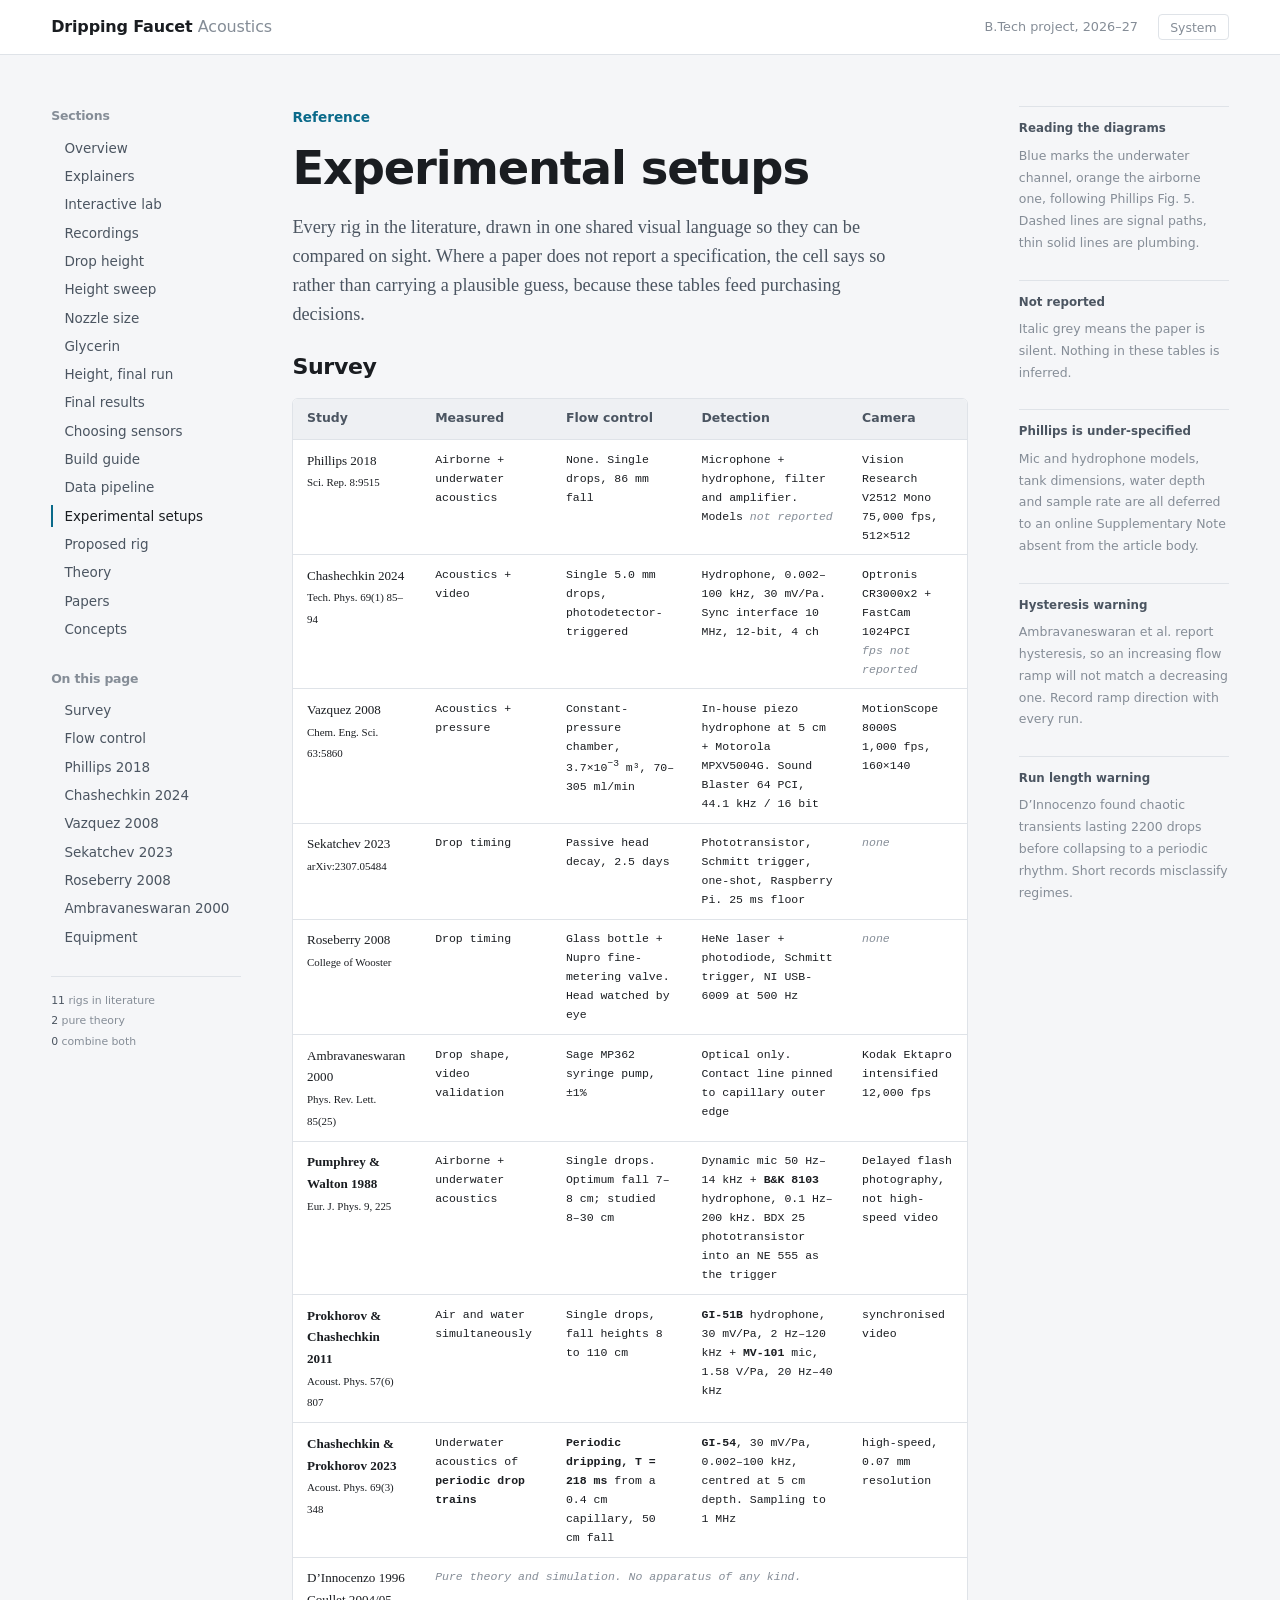
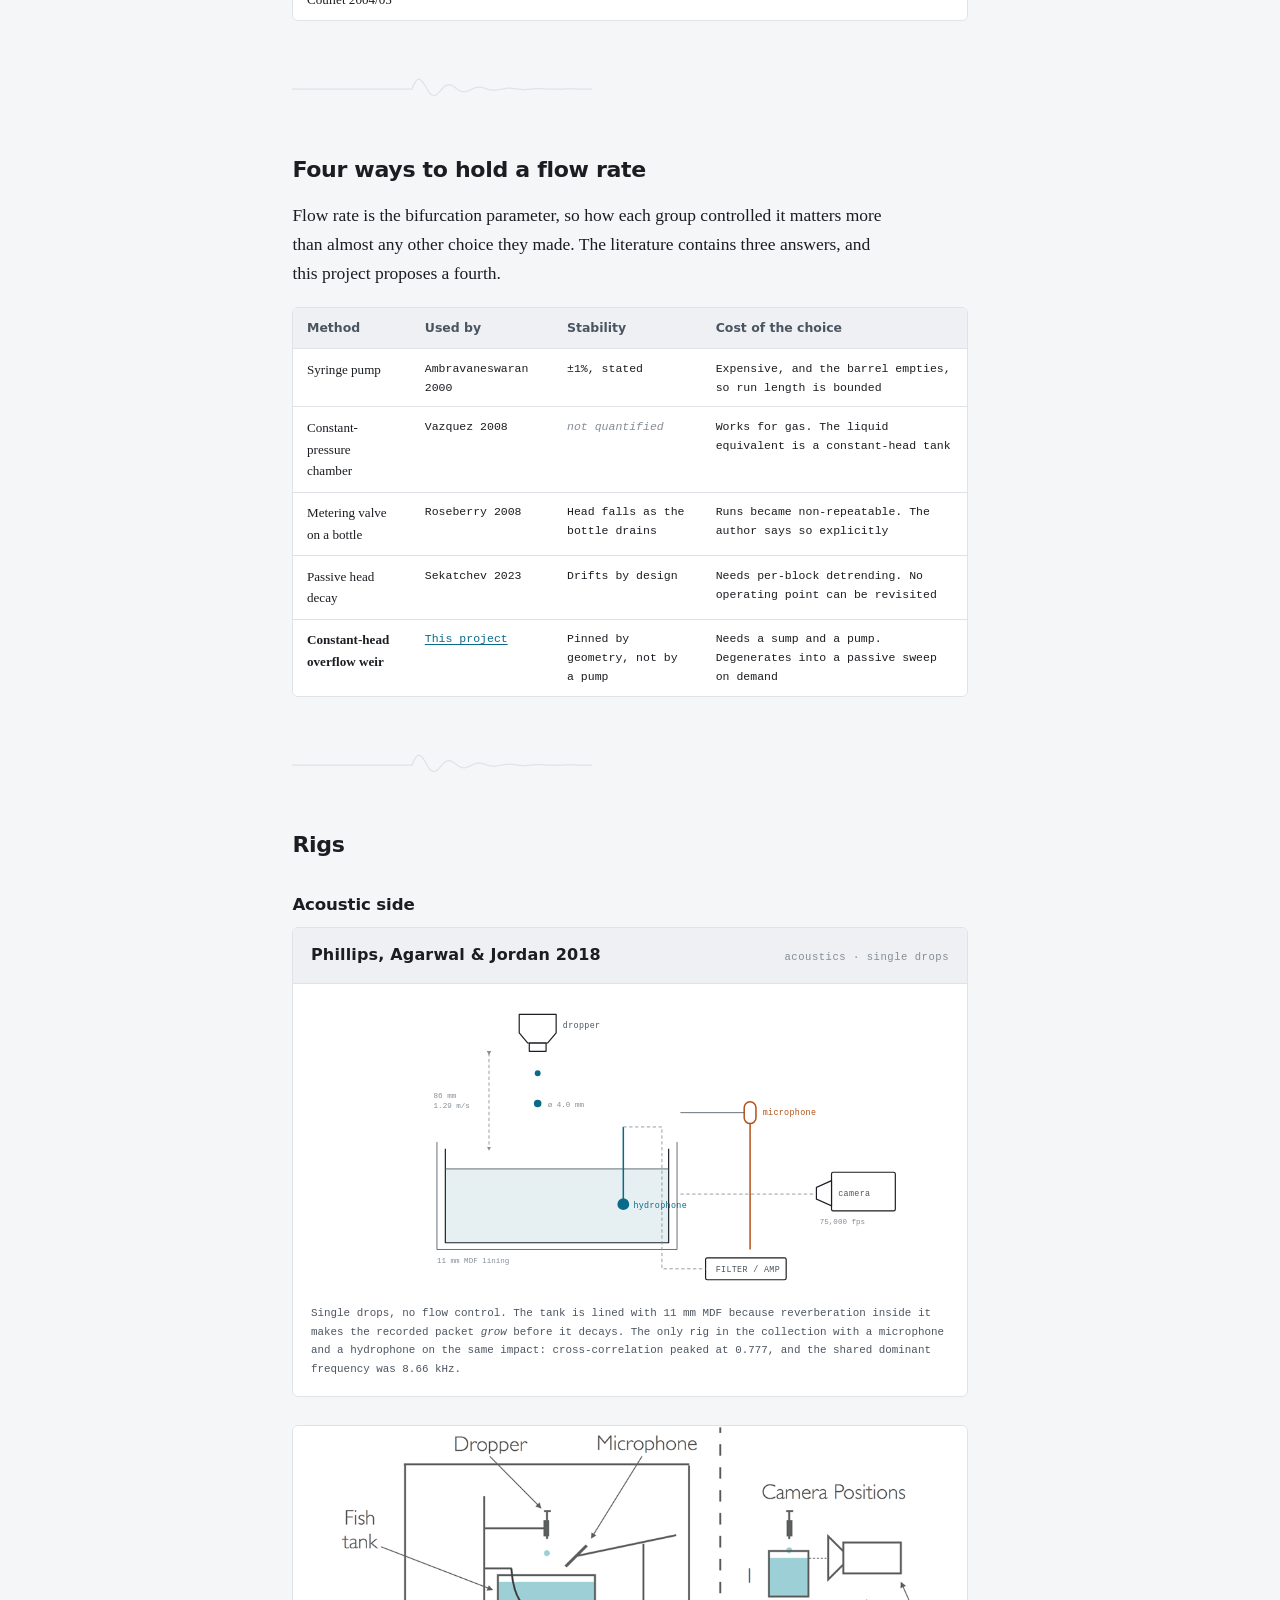
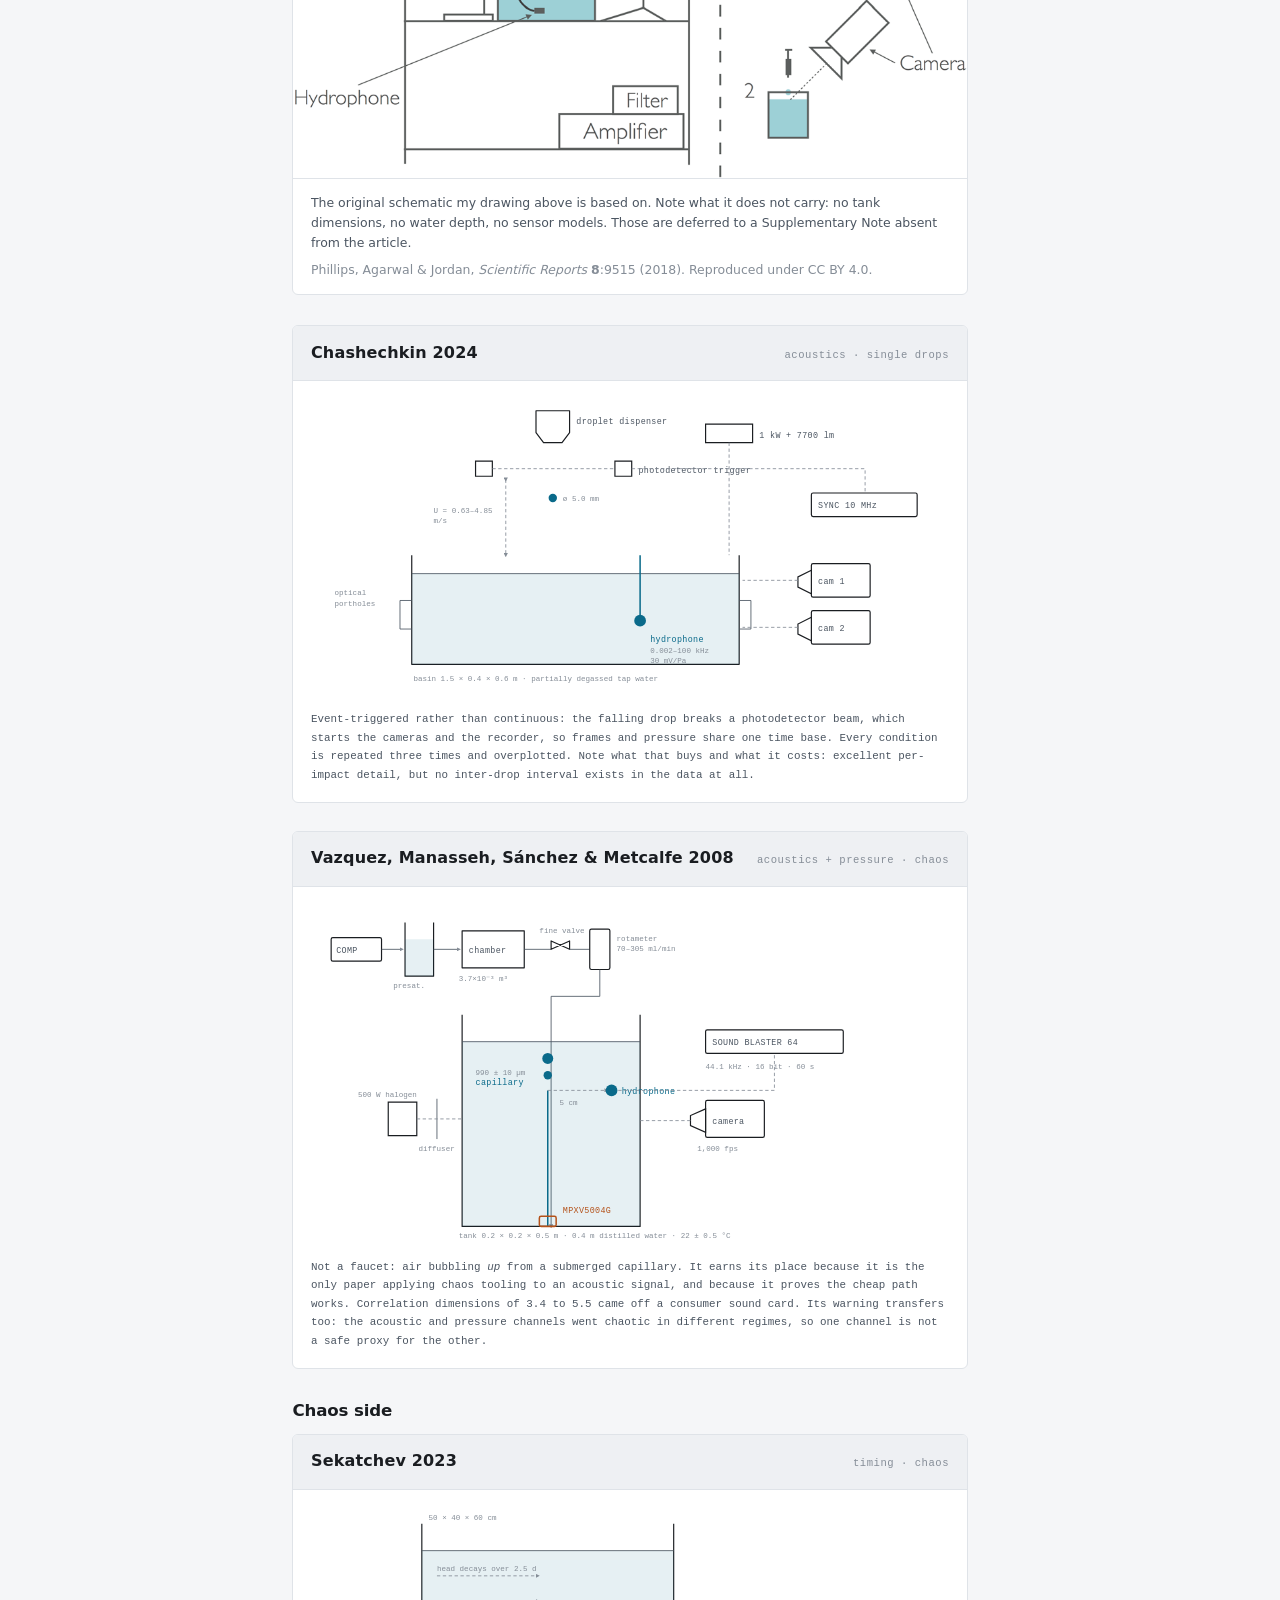
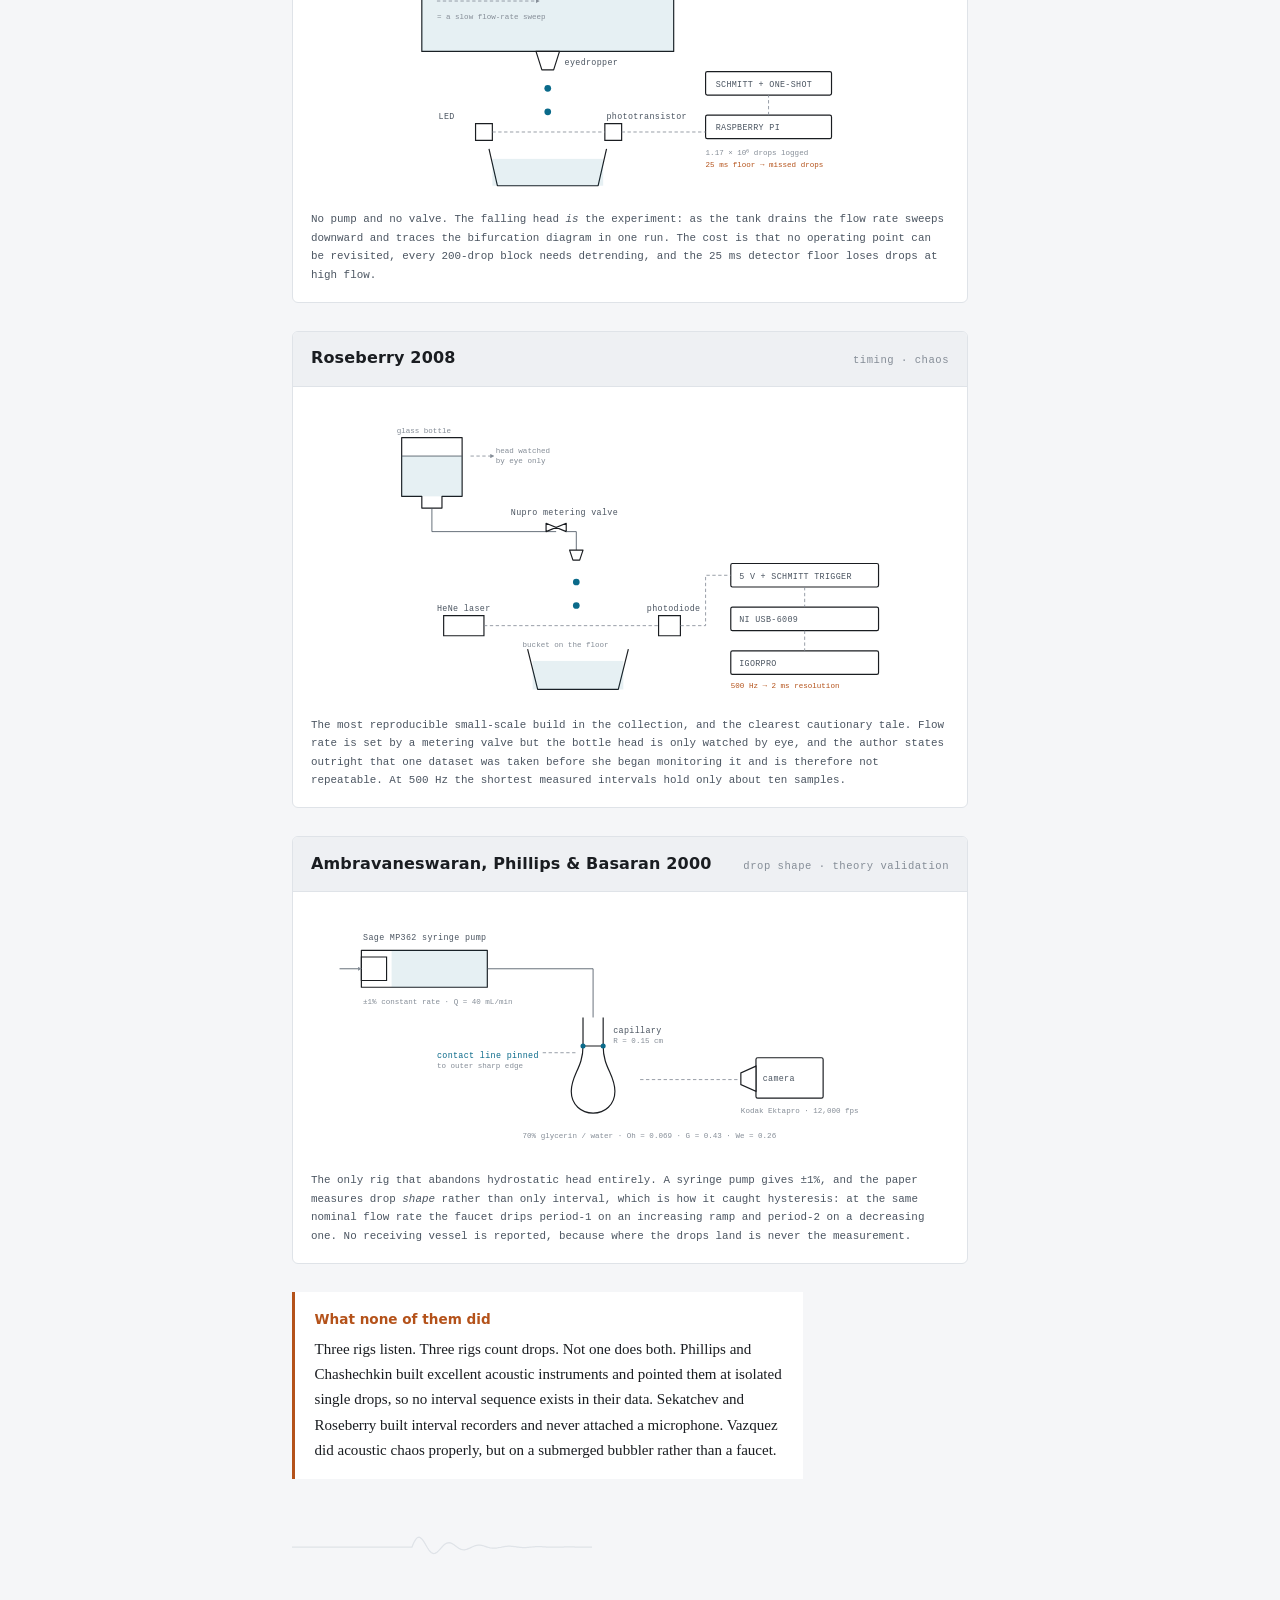
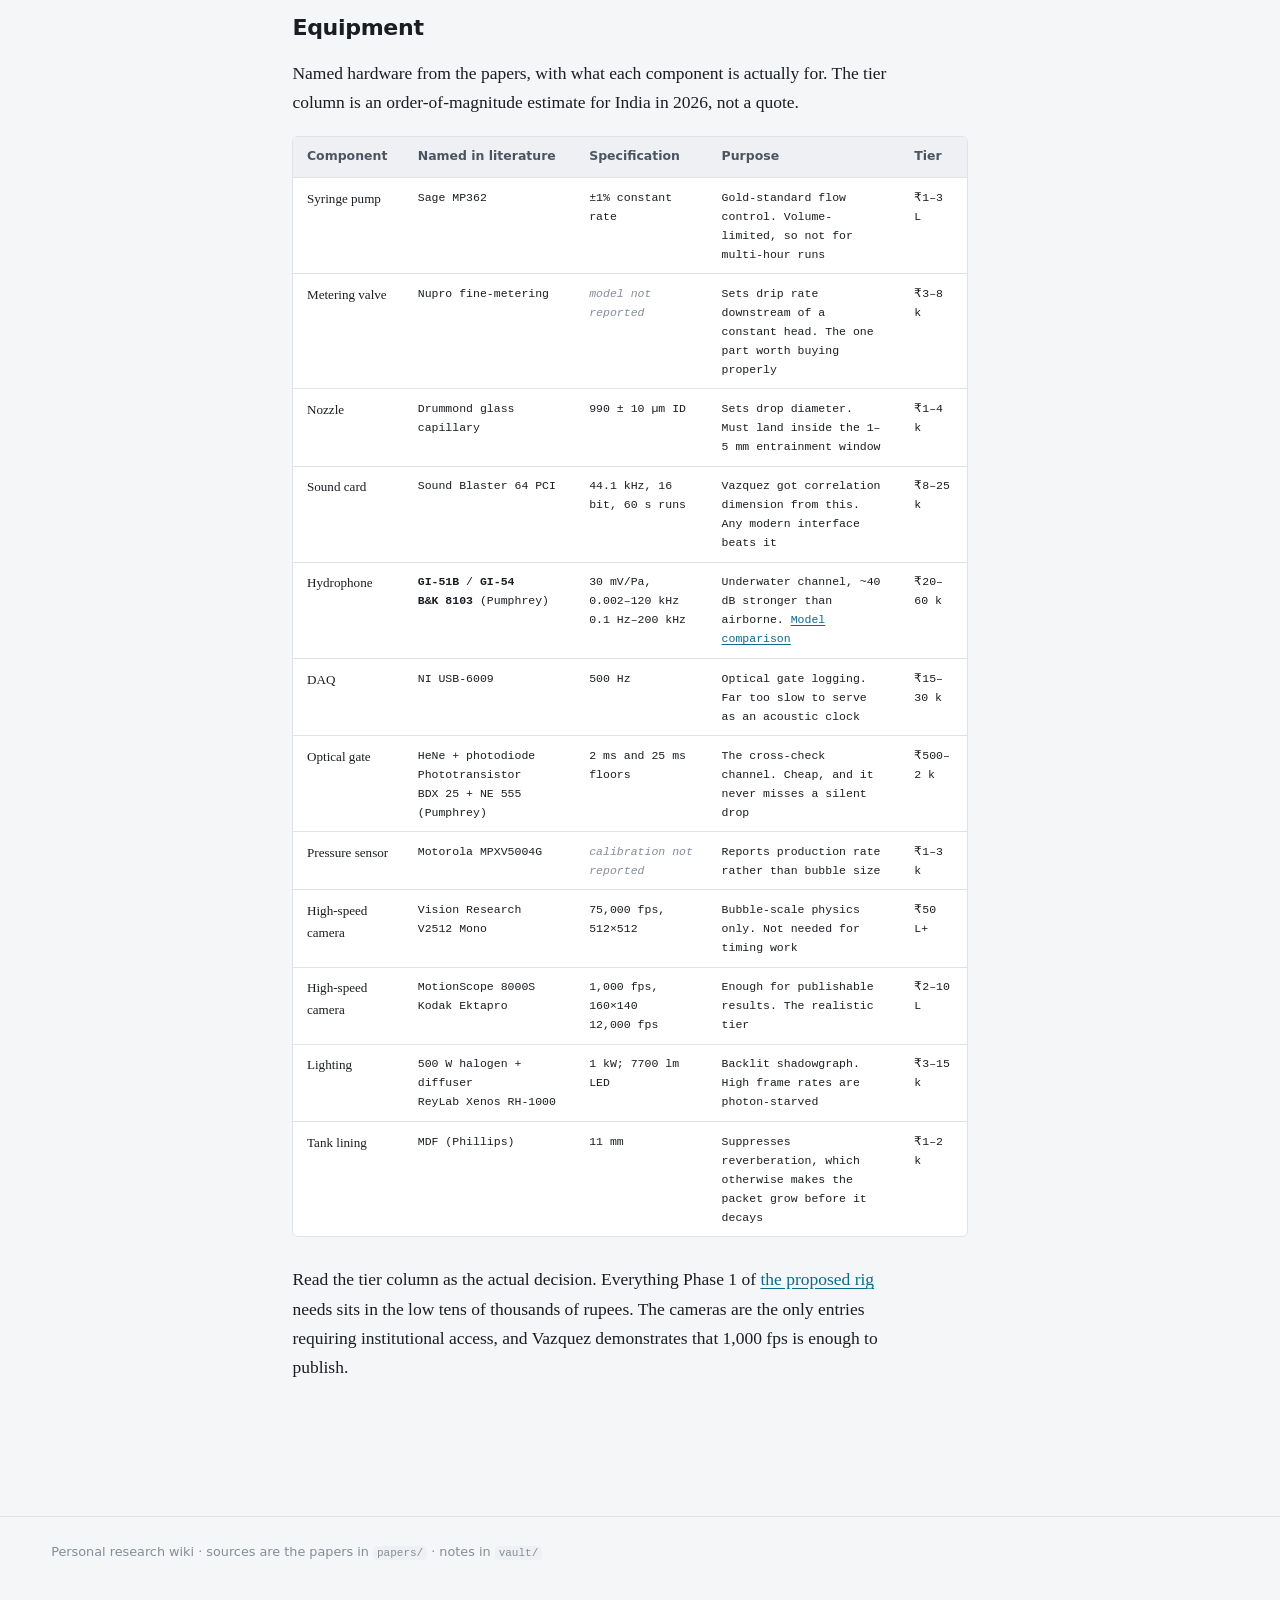
<file: site/setups.html>
<!doctype html>
<html lang="en">
<head>
<meta charset="utf-8">
<meta name="viewport" content="width=device-width, initial-scale=1">
<title>Experimental setups</title>
<link rel="stylesheet" href="style.css">
<script src="theme.js"></script>
</head>
<body>

<svg width="0" height="0" style="position:absolute" aria-hidden="true"><defs>
  <path id="plink-path" d="M0 20 H120 L120.0 20.0 121.2 17.1 122.4 14.6 123.6 12.6 124.8 11.1 126.0 10.3 127.2 10.2 128.4 10.7 129.6 11.7 130.8 13.2 132.0 14.9 133.2 16.9 134.4 19.0 135.6 21.0 136.8 22.8 138.0 24.3 139.2 25.4 140.4 26.2 141.6 26.5 142.8 26.4 144.0 25.9 145.2 25.0 146.4 23.9 147.6 22.7 148.8 21.3 150.0 20.0 151.2 18.7 152.4 17.6 153.6 16.8 154.8 16.1 156.0 15.8 157.2 15.7 158.4 15.9 159.6 16.4 160.8 17.0 162.0 17.8 163.2 18.7 164.4 19.6 165.6 20.4 166.8 21.2 168.0 21.9 169.2 22.4 170.4 22.7 171.6 22.8 172.8 22.8 174.0 22.5 175.2 22.2 176.4 21.7 177.6 21.2 178.8 20.6 180.0 20.0 181.2 19.5 182.4 19.0 183.6 18.6 184.8 18.3 186.0 18.2 187.2 18.1 188.4 18.2 189.6 18.4 190.8 18.7 192.0 19.0 193.2 19.4 194.4 19.8 195.6 20.2 196.8 20.5 198.0 20.8 199.2 21.0 200.4 21.2 201.6 21.2 202.8 21.2 204.0 21.1 205.2 21.0 206.4 20.7 207.6 20.5 208.8 20.3 210.0 20.0 211.2 19.8 212.4 19.6 213.6 19.4 214.8 19.3 216.0 19.2 217.2 19.2 218.4 19.2 219.6 19.3 220.8 19.4 222.0 19.6 223.2 19.7 224.4 19.9 225.6 20.1 226.8 20.2 228.0 20.4 229.2 20.4 230.4 20.5 231.6 20.5 232.8 20.5 234.0 20.5 235.2 20.4 236.4 20.3 237.6 20.2 238.8 20.1 240.0 20.0 241.2 19.9 242.4 19.8 243.6 19.7 244.8 19.7 246.0 19.7 247.2 19.7 248.4 19.7 249.6 19.7 250.8 19.8 252.0 19.8 253.2 19.9 254.4 20.0 255.6 20.0 256.8 20.1 258.0 20.2 259.2 20.2 260.4 20.2 261.6 20.2 262.8 20.2 264.0 20.2 265.2 20.2 266.4 20.1 267.6 20.1 268.8 20.0 270.0 20.0 271.2 20.0 272.4 19.9 273.6 19.9 274.8 19.9 276.0 19.9 277.2 19.8 278.4 19.9 279.6 19.9 280.8 19.9 282.0 19.9 283.2 20.0 284.4 20.0 285.6 20.0 286.8 20.0 288.0 20.1 289.2 20.1 290.4 20.1 291.6 20.1 292.8 20.1 294.0 20.1 295.2 20.1 296.4 20.1 297.6 20.0 298.8 20.0 300.0 20.0"/>
  <marker id="ar" viewBox="0 0 8 8" refX="4" refY="4" markerWidth="5" markerHeight="5" orient="auto">
    <path d="M0 0 L8 4 L0 8 z"/>
  </marker>
</defs></svg>

<header class="masthead">
  <a class="wordmark" href="index.html">Dripping&nbsp;Faucet <span>Acoustics</span></a>
  <span class="masthead-meta">B.Tech project, 2026&ndash;27</span>
  <button id="themeBtn" class="themetoggle" type="button">System</button>
</header>

<div class="shell">

  <nav class="sidenav">
    <h2>Sections</h2>
    <ul>
      <li><a href="index.html">Overview</a></li>
      <li><a href="explainers.html">Explainers</a></li>
      <li><a href="lab.html">Interactive lab</a></li>
      <li><a href="recording.html">Recordings</a></li>
      <li><a href="heights.html">Drop height</a></li>
      <li><a href="heights.html?set=sweep">Height sweep</a></li>
      <li><a href="heights.html?set=nozzle">Nozzle size</a></li>
      <li><a href="heights.html?set=glycerin">Glycerin</a></li>
      <li><a href="heights.html?set=heights3">Height, final run</a></li>
      <li><a href="final.html">Final results</a></li>
      <li><a href="sensors.html">Choosing sensors</a></li>
      <li><a href="build.html">Build guide</a></li>
      <li><a href="pipeline.html">Data pipeline</a></li>
      <li><a href="setups.html" aria-current="page">Experimental setups</a></li>
      <li><a href="rig.html">Proposed rig</a></li>
      <li><a href="theory.html">Theory</a></li>
      <li><a href="papers.html">Papers</a></li>
      <li><a href="concepts.html">Concepts</a></li>
    </ul>
    <h2>On this page</h2>
    <ul>
      <li><a href="#survey">Survey</a></li>
      <li><a href="#flow">Flow control</a></li>
      <li><a href="#phillips">Phillips 2018</a></li>
      <li><a href="#chashechkin">Chashechkin 2024</a></li>
      <li><a href="#vazquez">Vazquez 2008</a></li>
      <li><a href="#sekatchev">Sekatchev 2023</a></li>
      <li><a href="#roseberry">Roseberry 2008</a></li>
      <li><a href="#ambrav">Ambravaneswaran 2000</a></li>
      <li><a href="#equipment">Equipment</a></li>
    </ul>
    <div class="tally">
      <b>11</b> rigs in literature<br>
      <b>2</b> pure theory<br>
      <b>0</b> combine both
    </div>
  </nav>

  <main>
    <p class="eyebrow">Reference</p>
    <h1>Experimental setups</h1>
    <p class="lede">Every rig in the literature, drawn in one shared visual language so they can
    be compared on sight. Where a paper does not report a specification, the cell says so rather
    than carrying a plausible guess, because these tables feed purchasing decisions.</p>

    <h2 id="survey">Survey</h2>

    <div class="tablewrap bleed">
      <table>
        <thead>
          <tr><th>Study</th><th>Measured</th><th>Flow control</th><th>Detection</th><th>Camera</th></tr>
        </thead>
        <tbody>
          <tr>
            <td>Phillips 2018<br><small>Sci. Rep. 8:9515</small></td>
            <td>Airborne + underwater acoustics</td>
            <td>None. Single drops, 86 mm fall</td>
            <td>Microphone + hydrophone, filter and amplifier. Models <span class="nr">not reported</span></td>
            <td>Vision Research V2512 Mono<br>75,000 fps, 512&times;512</td>
          </tr>
          <tr>
            <td>Chashechkin 2024<br><small>Tech. Phys. 69(1) 85&ndash;94</small></td>
            <td>Acoustics + video</td>
            <td>Single 5.0 mm drops, photodetector-triggered</td>
            <td>Hydrophone, 0.002&ndash;100 kHz, 30 mV/Pa. Sync interface 10 MHz, 12-bit, 4 ch</td>
            <td>Optronis CR3000x2 + FastCam 1024PCI<br><span class="nr">fps not reported</span></td>
          </tr>
          <tr>
            <td>Vazquez 2008<br><small>Chem. Eng. Sci. 63:5860</small></td>
            <td>Acoustics + pressure</td>
            <td>Constant-pressure chamber, 3.7&times;10<sup>&minus;3</sup> m&sup3;, 70&ndash;305 ml/min</td>
            <td>In-house piezo hydrophone at 5 cm + Motorola MPXV5004G. Sound Blaster 64 PCI, 44.1 kHz / 16 bit</td>
            <td>MotionScope 8000S<br>1,000 fps, 160&times;140</td>
          </tr>
          <tr>
            <td>Sekatchev 2023<br><small>arXiv:2307.05484</small></td>
            <td>Drop timing</td>
            <td>Passive head decay, 2.5 days</td>
            <td>Phototransistor, Schmitt trigger, one-shot, Raspberry Pi. 25 ms floor</td>
            <td class="nr">none</td>
          </tr>
          <tr>
            <td>Roseberry 2008<br><small>College of Wooster</small></td>
            <td>Drop timing</td>
            <td>Glass bottle + Nupro fine-metering valve. Head watched by eye</td>
            <td>HeNe laser + photodiode, Schmitt trigger, NI USB-6009 at 500 Hz</td>
            <td class="nr">none</td>
          </tr>
          <tr>
            <td>Ambravaneswaran 2000<br><small>Phys. Rev. Lett. 85(25)</small></td>
            <td>Drop shape, video validation</td>
            <td>Sage MP362 syringe pump, &plusmn;1%</td>
            <td>Optical only. Contact line pinned to capillary outer edge</td>
            <td>Kodak Ektapro intensified<br>12,000 fps</td>
          </tr>
          <tr>
            <td><strong>Pumphrey &amp; Walton 1988</strong><br><small>Eur. J. Phys. 9, 225</small></td>
            <td>Airborne + underwater acoustics</td>
            <td>Single drops. Optimum fall 7&ndash;8 cm; studied 8&ndash;30 cm</td>
            <td>Dynamic mic 50 Hz&ndash;14 kHz + <strong>B&amp;K 8103</strong> hydrophone, 0.1 Hz&ndash;200 kHz. BDX 25 phototransistor into an NE 555 as the trigger</td>
            <td>Delayed flash photography, not high-speed video</td>
          </tr>
          <tr>
            <td><strong>Prokhorov &amp; Chashechkin 2011</strong><br><small>Acoust. Phys. 57(6) 807</small></td>
            <td>Air and water simultaneously</td>
            <td>Single drops, fall heights 8 to 110 cm</td>
            <td><strong>GI-51B</strong> hydrophone, 30 mV/Pa, 2 Hz&ndash;120 kHz + <strong>MV-101</strong> mic, 1.58 V/Pa, 20 Hz&ndash;40 kHz</td>
            <td>synchronised video</td>
          </tr>
          <tr>
            <td><strong>Chashechkin &amp; Prokhorov 2023</strong><br><small>Acoust. Phys. 69(3) 348</small></td>
            <td>Underwater acoustics of <strong>periodic drop trains</strong></td>
            <td><strong>Periodic dripping, T = 218 ms</strong> from a 0.4 cm capillary, 50 cm fall</td>
            <td><strong>GI-54</strong>, 30 mV/Pa, 0.002&ndash;100 kHz, centred at 5 cm depth. Sampling to 1 MHz</td>
            <td>high-speed, 0.07 mm resolution</td>
          </tr>
          <tr>
            <td>D&rsquo;Innocenzo 1996<br>Coullet 2004/05</td>
            <td colspan="4" class="nr">Pure theory and simulation. No apparatus of any kind.</td>
          </tr>
        </tbody>
      </table>
    </div>

    <svg class="plink" viewBox="0 0 300 40" aria-hidden="true"><use href="#plink-path"/></svg>

    <h2 id="flow">Four ways to hold a flow rate</h2>
    <p>Flow rate is the bifurcation parameter, so how each group controlled it matters more than
    almost any other choice they made. The literature contains three answers, and this project
    proposes a fourth.</p>

    <div class="tablewrap bleed">
      <table>
        <thead><tr><th>Method</th><th>Used by</th><th>Stability</th><th>Cost of the choice</th></tr></thead>
        <tbody>
          <tr><td>Syringe pump</td><td>Ambravaneswaran 2000</td><td>&plusmn;1%, stated</td><td>Expensive, and the barrel empties, so run length is bounded</td></tr>
          <tr><td>Constant-pressure chamber</td><td>Vazquez 2008</td><td class="nr">not quantified</td><td>Works for gas. The liquid equivalent is a constant-head tank</td></tr>
          <tr><td>Metering valve on a bottle</td><td>Roseberry 2008</td><td>Head falls as the bottle drains</td><td>Runs became non-repeatable. The author says so explicitly</td></tr>
          <tr><td>Passive head decay</td><td>Sekatchev 2023</td><td>Drifts by design</td><td>Needs per-block detrending. No operating point can be revisited</td></tr>
          <tr><td><strong>Constant-head overflow weir</strong></td><td><a href="rig.html">This project</a></td><td>Pinned by geometry, not by a pump</td><td>Needs a sump and a pump. Degenerates into a passive sweep on demand</td></tr>
        </tbody>
      </table>
    </div>

    <svg class="plink" viewBox="0 0 300 40" aria-hidden="true"><use href="#plink-path"/></svg>

    <h2>Rigs</h2>
    <h3>Acoustic side</h3>

    <!-- ===================== PHILLIPS 2018 ===================== -->
    <div class="rig bleed" id="phillips">
      <div class="rig-head">
        <h3>Phillips, Agarwal &amp; Jordan 2018</h3>
        <span class="tagline">acoustics &middot; single drops</span>
      </div>
      <figure>
      <svg viewBox="0 0 760 340" role="img" aria-label="Schematic of the Phillips 2018 rig: a dropper releases a drop 86 millimetres above a fish tank lined with MDF; a microphone sits above the water and a hydrophone below it, both feeding a filter and amplifier, with a high-speed camera viewing horizontally.">
        <path class="sch" d="M248 16 h44 v22 l-10 12 h-24 l-10 -12 z"/>
        <path class="sch" d="M260 50 h20 v10 h-20 z"/>
        <text class="sch-label" x="300" y="32">dropper</text>
        <circle class="sch-drop" cx="270" cy="86" r="3.5"/>
        <circle class="sch-drop" cx="270" cy="122" r="4.5"/>
        <text class="sch-dim" x="282" y="126">&oslash; 4.0 mm</text>
        <path class="sch-dash" d="M212 62 V176" marker-start="url(#ar)" marker-end="url(#ar)"/>
        <text class="sch-dim" x="146" y="116">86 mm</text>
        <text class="sch-dim" x="146" y="128">1.29 m/s</text>
        <path class="sch-thin" d="M150 168 v128 h286 v-128"/>
        <text class="sch-dim" x="150" y="312">11 mm MDF lining</text>
        <path class="sch" d="M160 176 v112 h266 v-112"/>
        <rect class="sch-water" x="160" y="200" width="266" height="88"/>
        <path class="sch-thin" d="M160 200 h266"/>
        <path class="sch-hydro" d="M372 150 V236"/>
        <circle class="sch-hydro-f" cx="372" cy="242" r="7"/>
        <text class="sch-label key" x="384" y="246">hydrophone</text>
        <rect class="sch-aero" x="516" y="120" width="14" height="26" rx="7"/>
        <path class="sch-aero" d="M523 146 V296"/>
        <path class="sch-thin" d="M516 133 H440"/>
        <text class="sch-label" x="538" y="136" style="fill:var(--aero)">microphone</text>
        <rect class="sch-fill" x="620" y="204" width="76" height="46" rx="2"/>
        <path class="sch-fill" d="M620 214 l-18 8 v14 l18 8 z"/>
        <text class="sch-label" x="628" y="232">camera</text>
        <text class="sch-dim" x="606" y="266">75,000 fps</text>
        <path class="sch-dash" d="M598 230 H440"/>
        <rect class="sch-fill" x="470" y="306" width="96" height="26" rx="2"/>
        <text class="sch-label" x="482" y="323">FILTER / AMP</text>
        <path class="sch-dash" d="M372 150 H418 V319 H470"/>
      </svg>
      </figure>
      <figcaption>
        Single drops, no flow control. The tank is lined with 11 mm MDF because reverberation
        inside it makes the recorded packet <em>grow</em> before it decays. The only rig in the
        collection with a microphone and a hydrophone on the same impact: cross-correlation peaked
        at 0.777, and the shared dominant frequency was 8.66 kHz.
      </figcaption>
    </div>

    <figure class="paperfig bleed">
      <img src="img/phillips-fig2-setup.png" alt="Phillips 2018 Figure 2: a schematic of the fish tank, dropper, microphone, hydrophone with filter and amplifier, and the two camera positions." loading="lazy">
      <figcaption>The original schematic my drawing above is based on. Note what it does not carry: no tank dimensions, no water depth, no sensor models. Those are deferred to a Supplementary Note absent from the article. <span class="credit">Phillips, Agarwal &amp; Jordan, <em>Scientific Reports</em> <b>8</b>:9515 (2018). Reproduced under CC BY 4.0.</span></figcaption>
    </figure>

    <!-- ===================== CHASHECHKIN 2024 ===================== -->
    <div class="rig bleed" id="chashechkin">
      <div class="rig-head">
        <h3>Chashechkin 2024</h3>
        <span class="tagline">acoustics &middot; single drops</span>
      </div>
      <figure>
      <svg viewBox="0 0 760 350" role="img" aria-label="Schematic of the Chashechkin 2024 rig: a droplet dispenser above a large basin with optical portholes, a photodetector gate that triggers acquisition, a hydrophone immersed in the basin, two high-speed cameras and kilowatt lighting, all synchronised by a 10 megahertz interface.">
        <path class="sch" d="M268 14 h40 v26 l-9 12 h-22 l-9 -12 z"/>
        <text class="sch-label" x="316" y="30">droplet dispenser</text>
        <path class="sch-fill" d="M196 74 h20 v18 h-20 z"/>
        <path class="sch-fill" d="M362 74 h20 v18 h-20 z"/>
        <path class="sch-dash" d="M216 83 H362"/>
        <text class="sch-label" x="390" y="88">photodetector trigger</text>
        <circle class="sch-drop" cx="288" cy="118" r="5"/>
        <text class="sch-dim" x="300" y="122">&oslash; 5.0 mm</text>
        <path class="sch-dash" d="M232 96 V186" marker-start="url(#ar)" marker-end="url(#ar)"/>
        <text class="sch-dim" x="146" y="136">U = 0.63&ndash;4.85</text>
        <text class="sch-dim" x="146" y="148">m/s</text>
        <path class="sch" d="M120 186 v130 h390 v-130"/>
        <rect class="sch-water" x="120" y="208" width="390" height="108"/>
        <path class="sch-thin" d="M120 208 h390"/>
        <text class="sch-dim" x="122" y="336">basin 1.5 &times; 0.4 &times; 0.6 m &middot; partially degassed tap water</text>
        <path class="sch-thin" d="M120 240 h-14 v34 h14 M510 240 h14 v34 h-14"/>
        <text class="sch-dim" x="28" y="234">optical</text>
        <text class="sch-dim" x="28" y="246">portholes</text>
        <path class="sch-hydro" d="M392 186 V258"/>
        <circle class="sch-hydro-f" cx="392" cy="264" r="7"/>
        <text class="sch-label key" x="404" y="290">hydrophone</text>
        <text class="sch-dim" x="404" y="302">0.002&ndash;100 kHz</text>
        <text class="sch-dim" x="404" y="314">30 mV/Pa</text>
        <rect class="sch-fill" x="596" y="196" width="70" height="40" rx="2"/>
        <path class="sch-fill" d="M596 204 l-16 8 v12 l16 8 z"/>
        <text class="sch-label" x="604" y="220">cam 1</text>
        <rect class="sch-fill" x="596" y="252" width="70" height="40" rx="2"/>
        <path class="sch-fill" d="M596 260 l-16 8 v12 l16 8 z"/>
        <text class="sch-label" x="604" y="276">cam 2</text>
        <path class="sch-dash" d="M580 216 H514 M580 272 H514"/>
        <path class="sch-fill" d="M470 30 h56 v22 h-56 z"/>
        <text class="sch-label" x="534" y="46">1 kW + 7700 lm</text>
        <path class="sch-dash" d="M498 52 V186"/>
        <rect class="sch-fill" x="596" y="112" width="126" height="28" rx="2"/>
        <text class="sch-label" x="604" y="130">SYNC 10 MHz</text>
        <path class="sch-dash" d="M382 83 H660 V112"/>
      </svg>
      </figure>
      <figcaption>
        Event-triggered rather than continuous: the falling drop breaks a photodetector beam,
        which starts the cameras and the recorder, so frames and pressure share one time base.
        Every condition is repeated three times and overplotted. Note what that buys and what it
        costs: excellent per-impact detail, but no inter-drop interval exists in the data at all.
      </figcaption>
    </div>

    <!-- ===================== VAZQUEZ 2008 ===================== -->
    <div class="rig bleed" id="vazquez">
      <div class="rig-head">
        <h3>Vazquez, Manasseh, S&aacute;nchez &amp; Metcalfe 2008</h3>
        <span class="tagline">acoustics + pressure &middot; chaos</span>
      </div>
      <figure>
      <svg viewBox="0 0 760 400" role="img" aria-label="Schematic of the Vazquez 2008 rig: a compressor feeds a presaturation column and a constant-pressure supply chamber, then a fine valve and rotameter, into a glass capillary at the base of a tall water tank; bubbles rise past a hydrophone while a pressure sensor sits in the capillary base and a backlit high-speed camera records the tip.">
        <rect class="sch-fill" x="24" y="40" width="60" height="28" rx="2"/>
        <text class="sch-label" x="30" y="58">COMP</text>
        <path class="sch-thin" d="M84 54 H108" marker-end="url(#ar)"/>
        <path class="sch" d="M112 22 v64 h34 v-64"/>
        <rect class="sch-water" x="112" y="42" width="34" height="44"/>
        <text class="sch-dim" x="98" y="100">presat.</text>
        <path class="sch-thin" d="M146 54 H176" marker-end="url(#ar)"/>
        <path class="sch" d="M180 32 v44 h74 v-44 z"/>
        <text class="sch-dim" x="176" y="92">3.7&times;10&#8315;&sup3; m&sup3;</text>
        <text class="sch-label" x="188" y="58">chamber</text>
        <path class="sch-thin" d="M254 54 H286"/>
        <path class="sch" d="M286 44 l22 10 v-10 l-22 10 z"/>
        <text class="sch-dim" x="272" y="34">fine valve</text>
        <path class="sch-thin" d="M308 54 H332"/>
        <rect class="sch-fill" x="332" y="30" width="24" height="48" rx="2"/>
        <text class="sch-dim" x="364" y="44">rotameter</text>
        <text class="sch-dim" x="364" y="56">70&ndash;305 ml/min</text>
        <path class="sch-thin" d="M344 78 V110 H286 V384" marker-end="url(#ar)"/>
        <path class="sch" d="M180 132 v252 h212 v-252"/>
        <rect class="sch-water" x="180" y="164" width="212" height="220"/>
        <path class="sch-thin" d="M180 164 h212"/>
        <text class="sch-dim" x="176" y="398">tank 0.2 &times; 0.2 &times; 0.5 m &middot; 0.4 m distilled water &middot; 22 &plusmn; 0.5 &deg;C</text>
        <path class="sch-hydro" d="M282 384 V222"/>
        <text class="sch-label key" x="196" y="216">capillary</text>
        <text class="sch-dim" x="196" y="204">990 &plusmn; 10 &micro;m</text>
        <path class="sch-dash" d="M282 222 H352" marker-end="url(#ar)"/>
        <text class="sch-dim" x="296" y="240">5 cm</text>
        <circle class="sch-drop" cx="282" cy="204" r="5"/>
        <circle class="sch-drop" cx="282" cy="184" r="6.5"/>
        <circle class="sch-hydro-f" cx="358" cy="222" r="7"/>
        <text class="sch-label key" x="370" y="226">hydrophone</text>
        <rect class="sch-aero" x="272" y="372" width="20" height="12" rx="2"/>
        <text class="sch-label" x="300" y="368" style="fill:var(--aero)">MPXV5004G</text>
        <path class="sch-fill" d="M92 236 h34 v40 h-34 z"/>
        <text class="sch-dim" x="56" y="230">500 W halogen</text>
        <path class="sch-thin" d="M150 232 V280"/>
        <text class="sch-dim" x="128" y="294">diffuser</text>
        <path class="sch-dash" d="M126 256 H180"/>
        <rect class="sch-fill" x="470" y="234" width="70" height="44" rx="2"/>
        <path class="sch-fill" d="M470 244 l-18 8 v12 l18 8 z"/>
        <text class="sch-label" x="478" y="262">camera</text>
        <text class="sch-dim" x="460" y="294">1,000 fps</text>
        <path class="sch-dash" d="M452 258 H392"/>
        <rect class="sch-fill" x="470" y="150" width="164" height="28" rx="2"/>
        <text class="sch-label" x="478" y="168">SOUND BLASTER 64</text>
        <text class="sch-dim" x="470" y="196">44.1 kHz &middot; 16 bit &middot; 60 s</text>
        <path class="sch-dash" d="M366 222 H552 V178"/>
      </svg>
      </figure>
      <figcaption>
        Not a faucet: air bubbling <em>up</em> from a submerged capillary. It earns its place
        because it is the only paper applying chaos tooling to an acoustic signal, and because it
        proves the cheap path works. Correlation dimensions of 3.4 to 5.5 came off a consumer
        sound card. Its warning transfers too: the acoustic and pressure channels went chaotic in
        different regimes, so one channel is not a safe proxy for the other.
      </figcaption>
    </div>

    <h3>Chaos side</h3>

    <!-- ===================== SEKATCHEV 2023 ===================== -->
    <div class="rig bleed" id="sekatchev">
      <div class="rig-head">
        <h3>Sekatchev 2023</h3>
        <span class="tagline">timing &middot; chaos</span>
      </div>
      <figure>
      <svg viewBox="0 0 760 340" role="img" aria-label="Schematic of the Sekatchev 2023 rig: a large tank drains through an eyedropper over two and a half days; a phototransistor beam across the drop path feeds a Schmitt trigger and one-shot into a Raspberry Pi, with a bucket catching the water.">
        <path class="sch" d="M132 20 v152 h300 v-152"/>
        <rect class="sch-water" x="132" y="52" width="300" height="120"/>
        <path class="sch-thin" d="M132 52 h300"/>
        <text class="sch-dim" x="140" y="16">50 &times; 40 &times; 60 cm</text>
        <path class="sch-dash" d="M150 82 h120" marker-end="url(#ar)"/>
        <path class="sch-dash" d="M150 112 h120" marker-end="url(#ar)"/>
        <text class="sch-dim" x="150" y="76">head decays over 2.5 d</text>
        <text class="sch-dim" x="150" y="134">= a slow flow-rate sweep</text>
        <path class="sch" d="M268 172 h28 l-7 22 h-14 z"/>
        <text class="sch-label" x="302" y="188">eyedropper</text>
        <circle class="sch-drop" cx="282" cy="216" r="4"/>
        <circle class="sch-drop" cx="282" cy="244" r="4"/>
        <path class="sch-fill" d="M196 258 h20 v20 h-20 z"/>
        <path class="sch-fill" d="M350 258 h20 v20 h-20 z"/>
        <path class="sch-dash" d="M216 268 H350"/>
        <text class="sch-label" x="152" y="252">LED</text>
        <text class="sch-label" x="352" y="252">phototransistor</text>
        <path class="sch" d="M212 288 l10 44 h120 l10 -44"/>
        <rect class="sch-water" x="216" y="300" width="132" height="32"/>
        <rect class="sch-fill" x="470" y="196" width="150" height="28" rx="2"/>
        <text class="sch-label" x="482" y="214">SCHMITT + ONE-SHOT</text>
        <rect class="sch-fill" x="470" y="248" width="150" height="28" rx="2"/>
        <text class="sch-label" x="482" y="266">RASPBERRY PI</text>
        <path class="sch-dash" d="M370 268 H470"/>
        <path class="sch-dash" d="M545 248 V224"/>
        <text class="sch-dim" x="470" y="296">1.17 &times; 10&#8310; drops logged</text>
        <text class="sch-dim" x="470" y="310" style="fill:var(--aero)">25 ms floor &rarr; missed drops</text>
      </svg>
      </figure>
      <figcaption>
        No pump and no valve. The falling head <em>is</em> the experiment: as the tank drains the
        flow rate sweeps downward and traces the bifurcation diagram in one run. The cost is that
        no operating point can be revisited, every 200-drop block needs detrending, and the 25 ms
        detector floor loses drops at high flow.
      </figcaption>
    </div>

    <!-- ===================== ROSEBERRY 2008 ===================== -->
    <div class="rig bleed" id="roseberry">
      <div class="rig-head">
        <h3>Roseberry 2008</h3>
        <span class="tagline">timing &middot; chaos</span>
      </div>
      <figure>
      <svg viewBox="0 0 760 350" role="img" aria-label="Schematic of the Roseberry 2008 rig: a glass bottle reservoir feeds a Nupro fine-metering valve; drops fall through a helium-neon laser beam onto a photodiode, whose signal passes through a Schmitt trigger to a National Instruments USB-6009 and into IgorPro, with a bucket on the floor.">
        <path class="sch" d="M108 40 h72 v70 h-24 v14 h-24 v-14 h-24 z"/>
        <rect class="sch-water" x="108" y="62" width="72" height="48"/>
        <path class="sch-thin" d="M108 62 h72"/>
        <text class="sch-dim" x="102" y="34">glass bottle</text>
        <path class="sch-dash" d="M190 62 h26" marker-end="url(#ar)"/>
        <text class="sch-dim" x="220" y="58">head watched</text>
        <text class="sch-dim" x="220" y="70">by eye only</text>
        <path class="sch-thin" d="M144 124 V152 H292"/>
        <path class="sch" d="M280 142 l24 10 v-10 l-24 10 z"/>
        <text class="sch-label" x="238" y="132">Nupro metering valve</text>
        <path class="sch-thin" d="M304 152 H316 V174"/>
        <path class="sch" d="M308 174 h16 l-4 12 h-8 z"/>
        <circle class="sch-drop" cx="316" cy="212" r="4"/>
        <circle class="sch-drop" cx="316" cy="240" r="4"/>
        <path class="sch-fill" d="M158 252 h48 v24 h-48 z"/>
        <text class="sch-label" x="150" y="246">HeNe laser</text>
        <path class="sch-dash" d="M206 264 H414"/>
        <path class="sch-fill" d="M414 252 h26 v24 h-26 z"/>
        <text class="sch-label" x="400" y="246">photodiode</text>
        <path class="sch" d="M258 292 l12 48 h96 l12 -48"/>
        <rect class="sch-water" x="264" y="306" width="108" height="34"/>
        <text class="sch-dim" x="252" y="290">bucket on the floor</text>
        <rect class="sch-fill" x="500" y="190" width="176" height="28" rx="2"/>
        <text class="sch-label" x="510" y="208">5 V + SCHMITT TRIGGER</text>
        <rect class="sch-fill" x="500" y="242" width="176" height="28" rx="2"/>
        <text class="sch-label" x="510" y="260">NI USB-6009</text>
        <rect class="sch-fill" x="500" y="294" width="176" height="28" rx="2"/>
        <text class="sch-label" x="510" y="312">IGORPRO</text>
        <path class="sch-dash" d="M440 264 H470 V204 H500"/>
        <path class="sch-dash" d="M588 218 V242 M588 270 V294"/>
        <text class="sch-dim" x="500" y="338" style="fill:var(--aero)">500 Hz &rarr; 2 ms resolution</text>
      </svg>
      </figure>
      <figcaption>
        The most reproducible small-scale build in the collection, and the clearest cautionary
        tale. Flow rate is set by a metering valve but the bottle head is only watched by eye, and
        the author states outright that one dataset was taken before she began monitoring it and
        is therefore not repeatable. At 500 Hz the shortest measured intervals hold only about ten
        samples.
      </figcaption>
    </div>

    <!-- ===================== AMBRAVANESWARAN 2000 ===================== -->
    <div class="rig bleed" id="ambrav">
      <div class="rig-head">
        <h3>Ambravaneswaran, Phillips &amp; Basaran 2000</h3>
        <span class="tagline">drop shape &middot; theory validation</span>
      </div>
      <figure>
      <svg viewBox="0 0 760 290" role="img" aria-label="Schematic of the Ambravaneswaran 2000 rig: a Sage MP362 syringe pump drives 70 percent glycerin and water through a capillary at a constant 40 millilitres per minute; a pendant drop forms with its contact line pinned to the capillary outer edge and is imaged by a Kodak Ektapro camera at 12,000 frames per second.">
        <path class="sch" d="M60 48 h150 v44 h-150 z"/>
        <rect class="sch-water" x="96" y="48" width="114" height="44"/>
        <path class="sch-fill" d="M60 56 h30 v28 h-30 z"/>
        <path class="sch-thin" d="M34 70 H58" marker-end="url(#ar)"/>
        <text class="sch-label" x="62" y="36">Sage MP362 syringe pump</text>
        <text class="sch-dim" x="62" y="112">&plusmn;1% constant rate &middot; Q = 40 mL/min</text>
        <path class="sch-thin" d="M210 70 H336 V128"/>
        <path class="sch" d="M324 128 v34 h24 v-34"/>
        <text class="sch-label" x="360" y="146">capillary</text>
        <text class="sch-dim" x="360" y="158">R = 0.15 cm</text>
        <path class="sch" d="M324 162 c0 26 -14 34 -14 54 c0 16 12 26 26 26 c14 0 26 -10 26 -26 c0 -20 -14 -28 -14 -54"/>
        <circle class="sch-hydro-f" cx="324" cy="162" r="3"/>
        <circle class="sch-hydro-f" cx="348" cy="162" r="3"/>
        <text class="sch-label key" x="150" y="176">contact line pinned</text>
        <text class="sch-dim" x="150" y="188">to outer sharp edge</text>
        <path class="sch-dash" d="M276 170 H318"/>
        <text class="sch-dim" x="252" y="272">70% glycerin / water &middot; Oh = 0.069 &middot; G = 0.43 &middot; We = 0.26</text>
        <rect class="sch-fill" x="530" y="176" width="80" height="48" rx="2"/>
        <path class="sch-fill" d="M530 186 l-18 8 v14 l18 8 z"/>
        <text class="sch-label" x="538" y="204">camera</text>
        <text class="sch-dim" x="512" y="242">Kodak Ektapro &middot; 12,000 fps</text>
        <path class="sch-dash" d="M508 202 H392"/>
      </svg>
      </figure>
      <figcaption>
        The only rig that abandons hydrostatic head entirely. A syringe pump gives &plusmn;1%, and
        the paper measures drop <em>shape</em> rather than only interval, which is how it caught
        hysteresis: at the same nominal flow rate the faucet drips period-1 on an increasing ramp
        and period-2 on a decreasing one. No receiving vessel is reported, because where the drops
        land is never the measurement.
      </figcaption>
    </div>

    <div class="callout">
      <b>What none of them did</b>
      <p>Three rigs listen. Three rigs count drops. Not one does both. Phillips and Chashechkin
      built excellent acoustic instruments and pointed them at isolated single drops, so no
      interval sequence exists in their data. Sekatchev and Roseberry built interval recorders and
      never attached a microphone. Vazquez did acoustic chaos properly, but on a submerged bubbler
      rather than a faucet.</p>
    </div>

    <svg class="plink" viewBox="0 0 300 40" aria-hidden="true"><use href="#plink-path"/></svg>

    <h2 id="equipment">Equipment</h2>
    <p>Named hardware from the papers, with what each component is actually for. The tier column
    is an order-of-magnitude estimate for India in 2026, not a quote.</p>

    <div class="tablewrap bleed">
      <table>
        <thead>
          <tr><th>Component</th><th>Named in literature</th><th>Specification</th><th>Purpose</th><th>Tier</th></tr>
        </thead>
        <tbody>
          <tr><td>Syringe pump</td><td>Sage MP362</td><td>&plusmn;1% constant rate</td><td>Gold-standard flow control. Volume-limited, so not for multi-hour runs</td><td>&#8377;1&ndash;3 L</td></tr>
          <tr><td>Metering valve</td><td>Nupro fine-metering</td><td class="nr">model not reported</td><td>Sets drip rate downstream of a constant head. The one part worth buying properly</td><td>&#8377;3&ndash;8 k</td></tr>
          <tr><td>Nozzle</td><td>Drummond glass capillary</td><td>990 &plusmn; 10 &micro;m ID</td><td>Sets drop diameter. Must land inside the 1&ndash;5 mm entrainment window</td><td>&#8377;1&ndash;4 k</td></tr>
          <tr><td>Sound card</td><td>Sound Blaster 64 PCI</td><td>44.1 kHz, 16 bit, 60 s runs</td><td>Vazquez got correlation dimension from this. Any modern interface beats it</td><td>&#8377;8&ndash;25 k</td></tr>
          <tr><td>Hydrophone</td><td><strong>GI-51B</strong> / <strong>GI-54</strong><br><strong>B&amp;K 8103</strong> (Pumphrey)</td><td>30 mV/Pa, 0.002&ndash;120 kHz<br>0.1 Hz&ndash;200 kHz</td><td>Underwater channel, ~40 dB stronger than airborne. <a href="sensors.html#hydrophones">Model comparison</a></td><td>&#8377;20&ndash;60 k</td></tr>
          <tr><td>DAQ</td><td>NI USB-6009</td><td>500 Hz</td><td>Optical gate logging. Far too slow to serve as an acoustic clock</td><td>&#8377;15&ndash;30 k</td></tr>
          <tr><td>Optical gate</td><td>HeNe + photodiode<br>Phototransistor<br>BDX 25 + NE 555 (Pumphrey)</td><td>2 ms and 25 ms floors</td><td>The cross-check channel. Cheap, and it never misses a silent drop</td><td>&#8377;500&ndash;2 k</td></tr>
          <tr><td>Pressure sensor</td><td>Motorola MPXV5004G</td><td class="nr">calibration not reported</td><td>Reports production rate rather than bubble size</td><td>&#8377;1&ndash;3 k</td></tr>
          <tr><td>High-speed camera</td><td>Vision Research V2512 Mono</td><td>75,000 fps, 512&times;512</td><td>Bubble-scale physics only. Not needed for timing work</td><td>&#8377;50 L+</td></tr>
          <tr><td>High-speed camera</td><td>MotionScope 8000S<br>Kodak Ektapro</td><td>1,000 fps, 160&times;140<br>12,000 fps</td><td>Enough for publishable results. The realistic tier</td><td>&#8377;2&ndash;10 L</td></tr>
          <tr><td>Lighting</td><td>500 W halogen + diffuser<br>ReyLab Xenos RH-1000</td><td>1 kW; 7700 lm LED</td><td>Backlit shadowgraph. High frame rates are photon-starved</td><td>&#8377;3&ndash;15 k</td></tr>
          <tr><td>Tank lining</td><td>MDF (Phillips)</td><td>11 mm</td><td>Suppresses reverberation, which otherwise makes the packet grow before it decays</td><td>&#8377;1&ndash;2 k</td></tr>
        </tbody>
      </table>
    </div>

    <p>Read the tier column as the actual decision. Everything Phase 1 of
    <a href="rig.html">the proposed rig</a> needs sits in the low tens of thousands of rupees. The
    cameras are the only entries requiring institutional access, and Vazquez demonstrates that
    1,000 fps is enough to publish.</p>
  </main>

  <aside class="rail">
    <div class="note">
      <b>Reading the diagrams</b>
      Blue marks the underwater channel, orange the airborne one, following Phillips Fig. 5.
      Dashed lines are signal paths, thin solid lines are plumbing.
    </div>
    <div class="note">
      <b>Not reported</b>
      Italic grey means the paper is silent. Nothing in these tables is inferred.
    </div>
    <div class="note">
      <b>Phillips is under-specified</b>
      Mic and hydrophone models, tank dimensions, water depth and sample rate are all deferred to
      an online Supplementary Note absent from the article body.
    </div>
    <div class="note">
      <b>Hysteresis warning</b>
      Ambravaneswaran et al. report hysteresis, so an increasing flow ramp will not match a
      decreasing one. Record ramp direction with every run.
    </div>
    <div class="note">
      <b>Run length warning</b>
      D&rsquo;Innocenzo found chaotic transients lasting 2200 drops before collapsing to a
      periodic rhythm. Short records misclassify regimes.
    </div>
  </aside>

</div>

<footer class="foot">
  Personal research wiki &middot; sources are the papers in <code>papers/</code> &middot;
  notes in <code>vault/</code>
</footer>

</body>
</html>
</file>
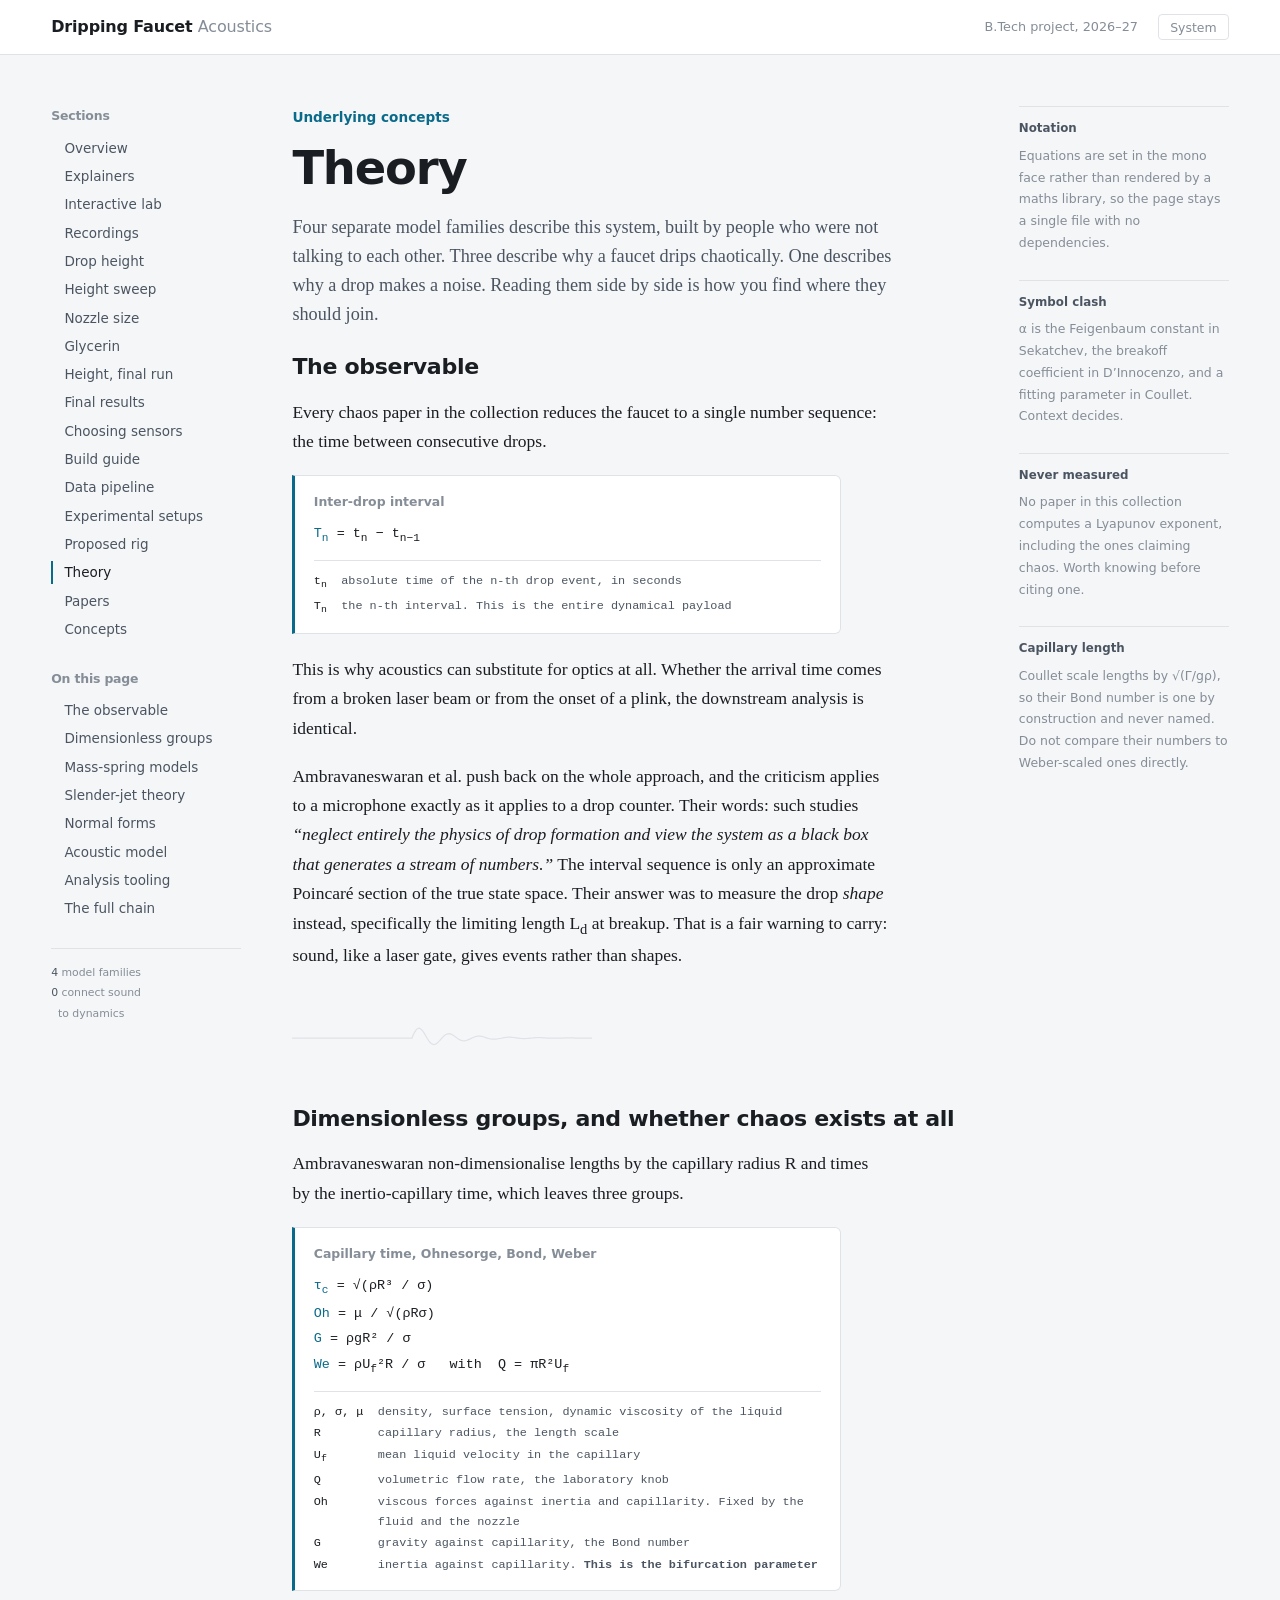
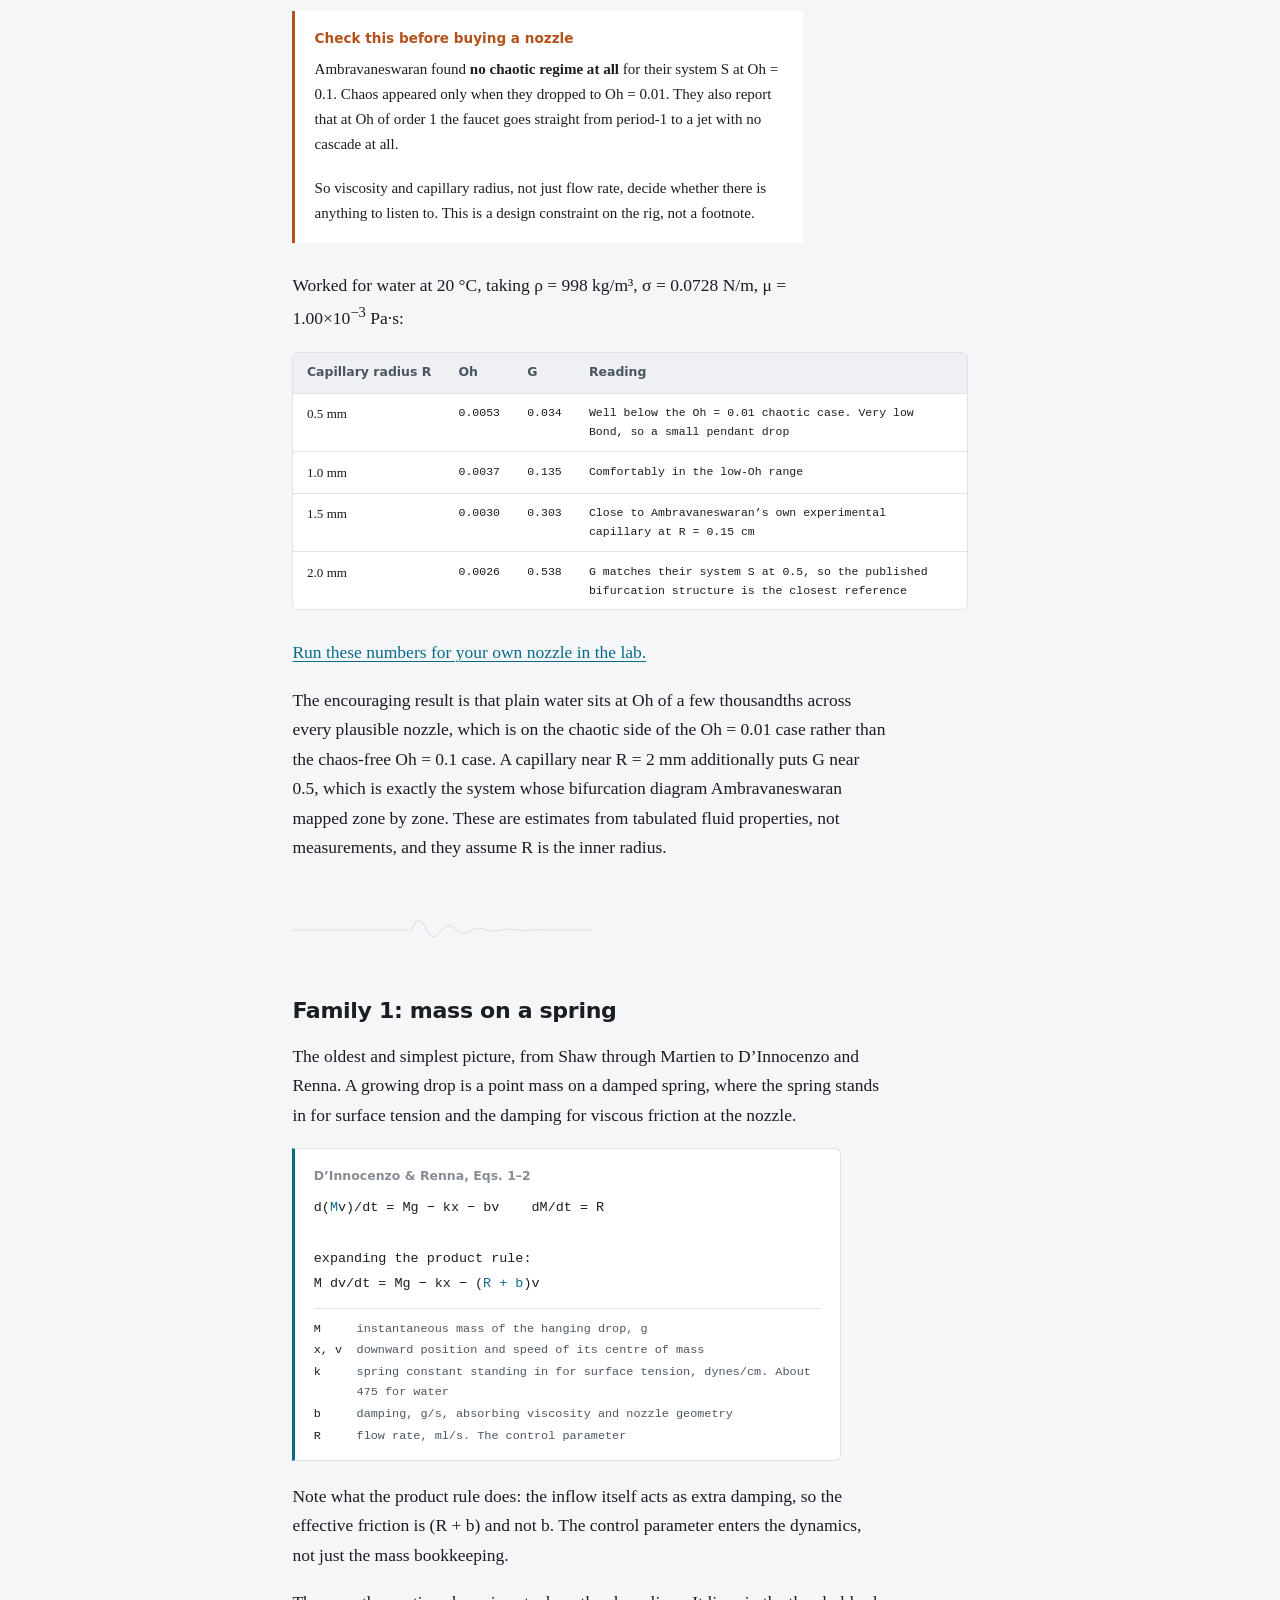
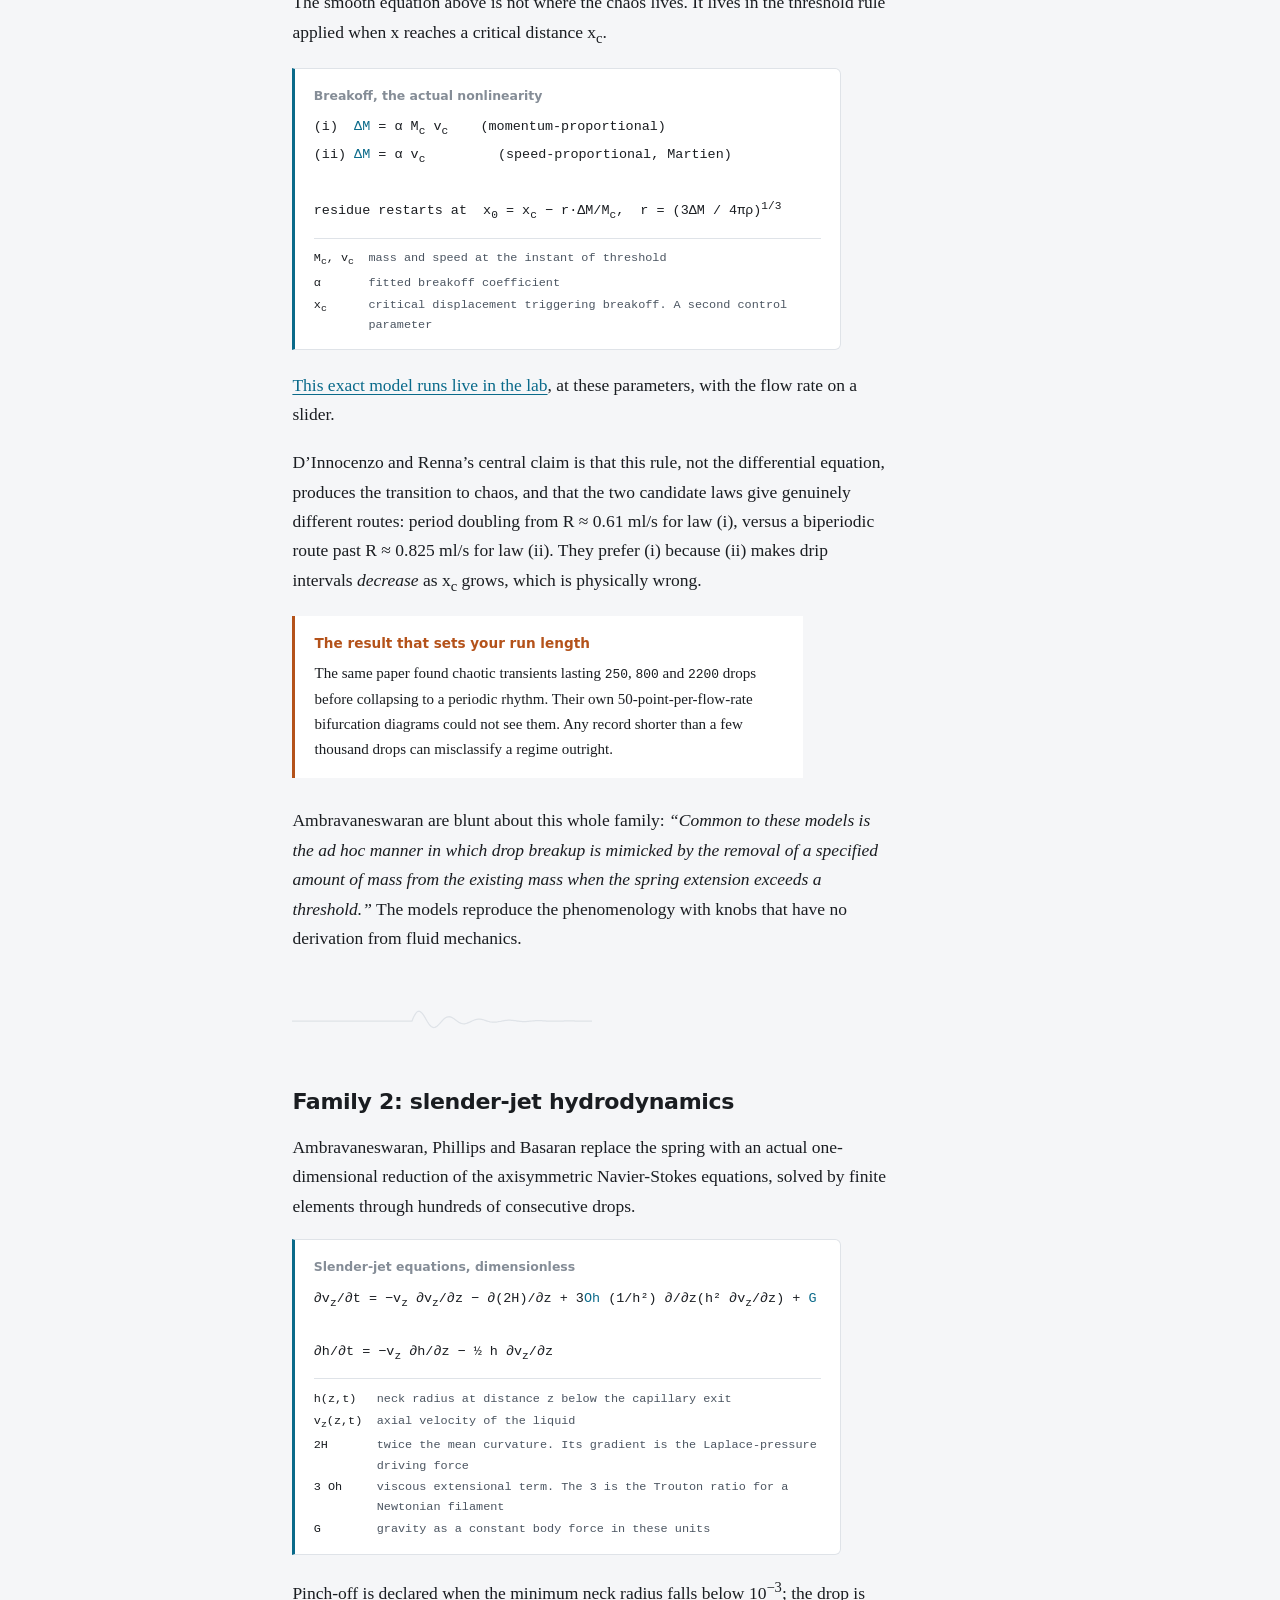
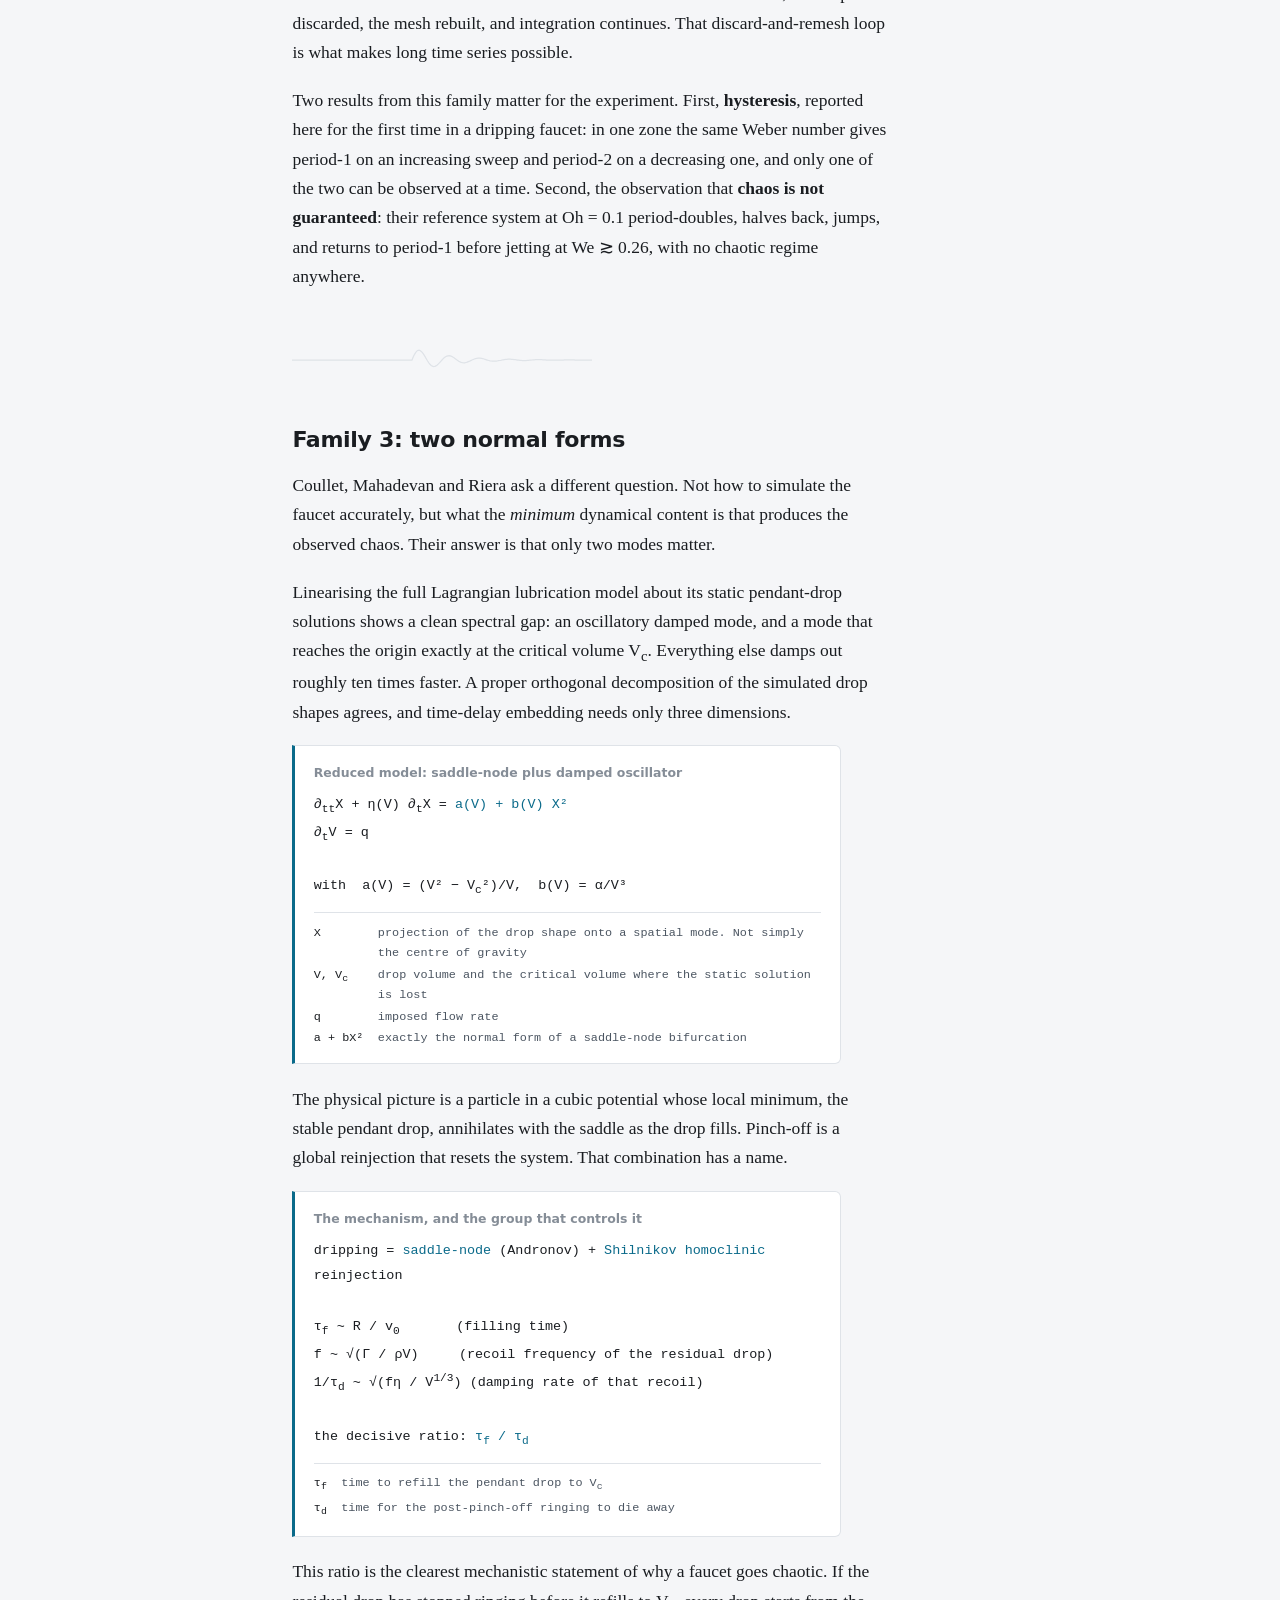
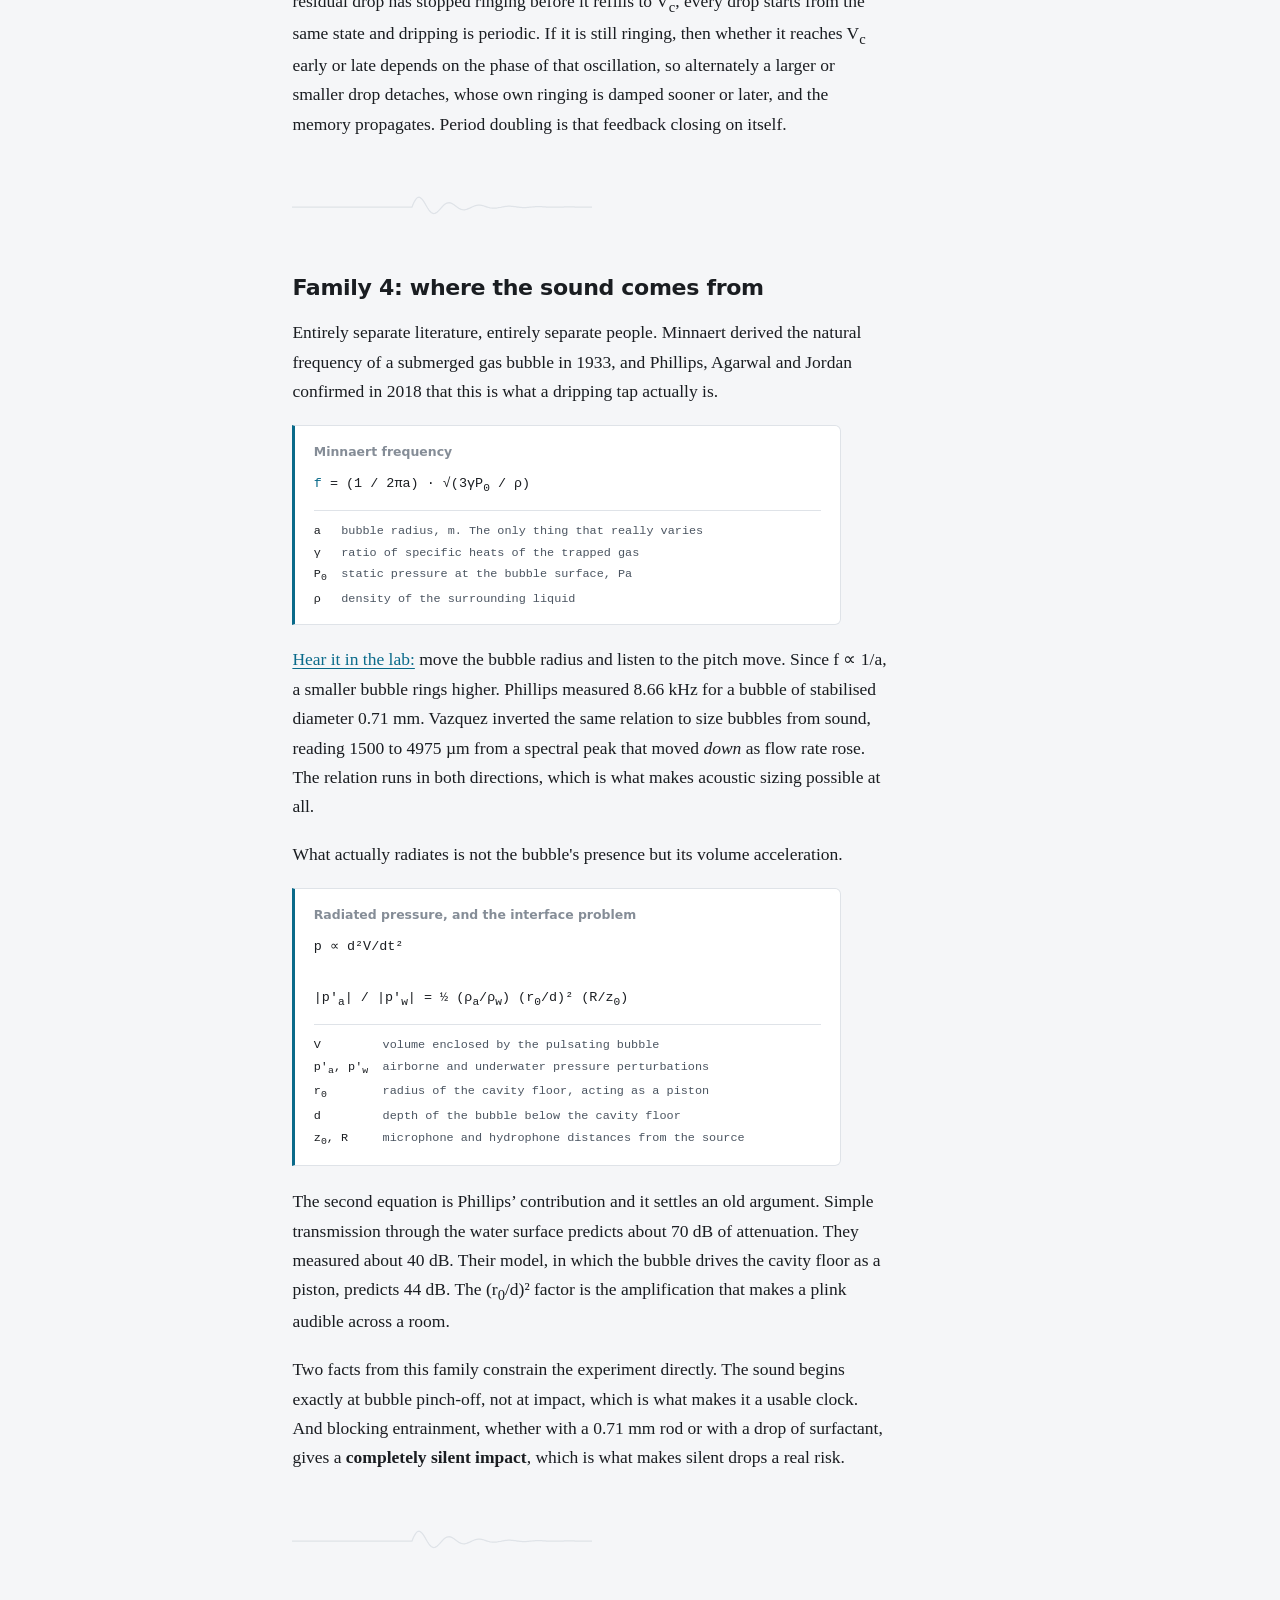
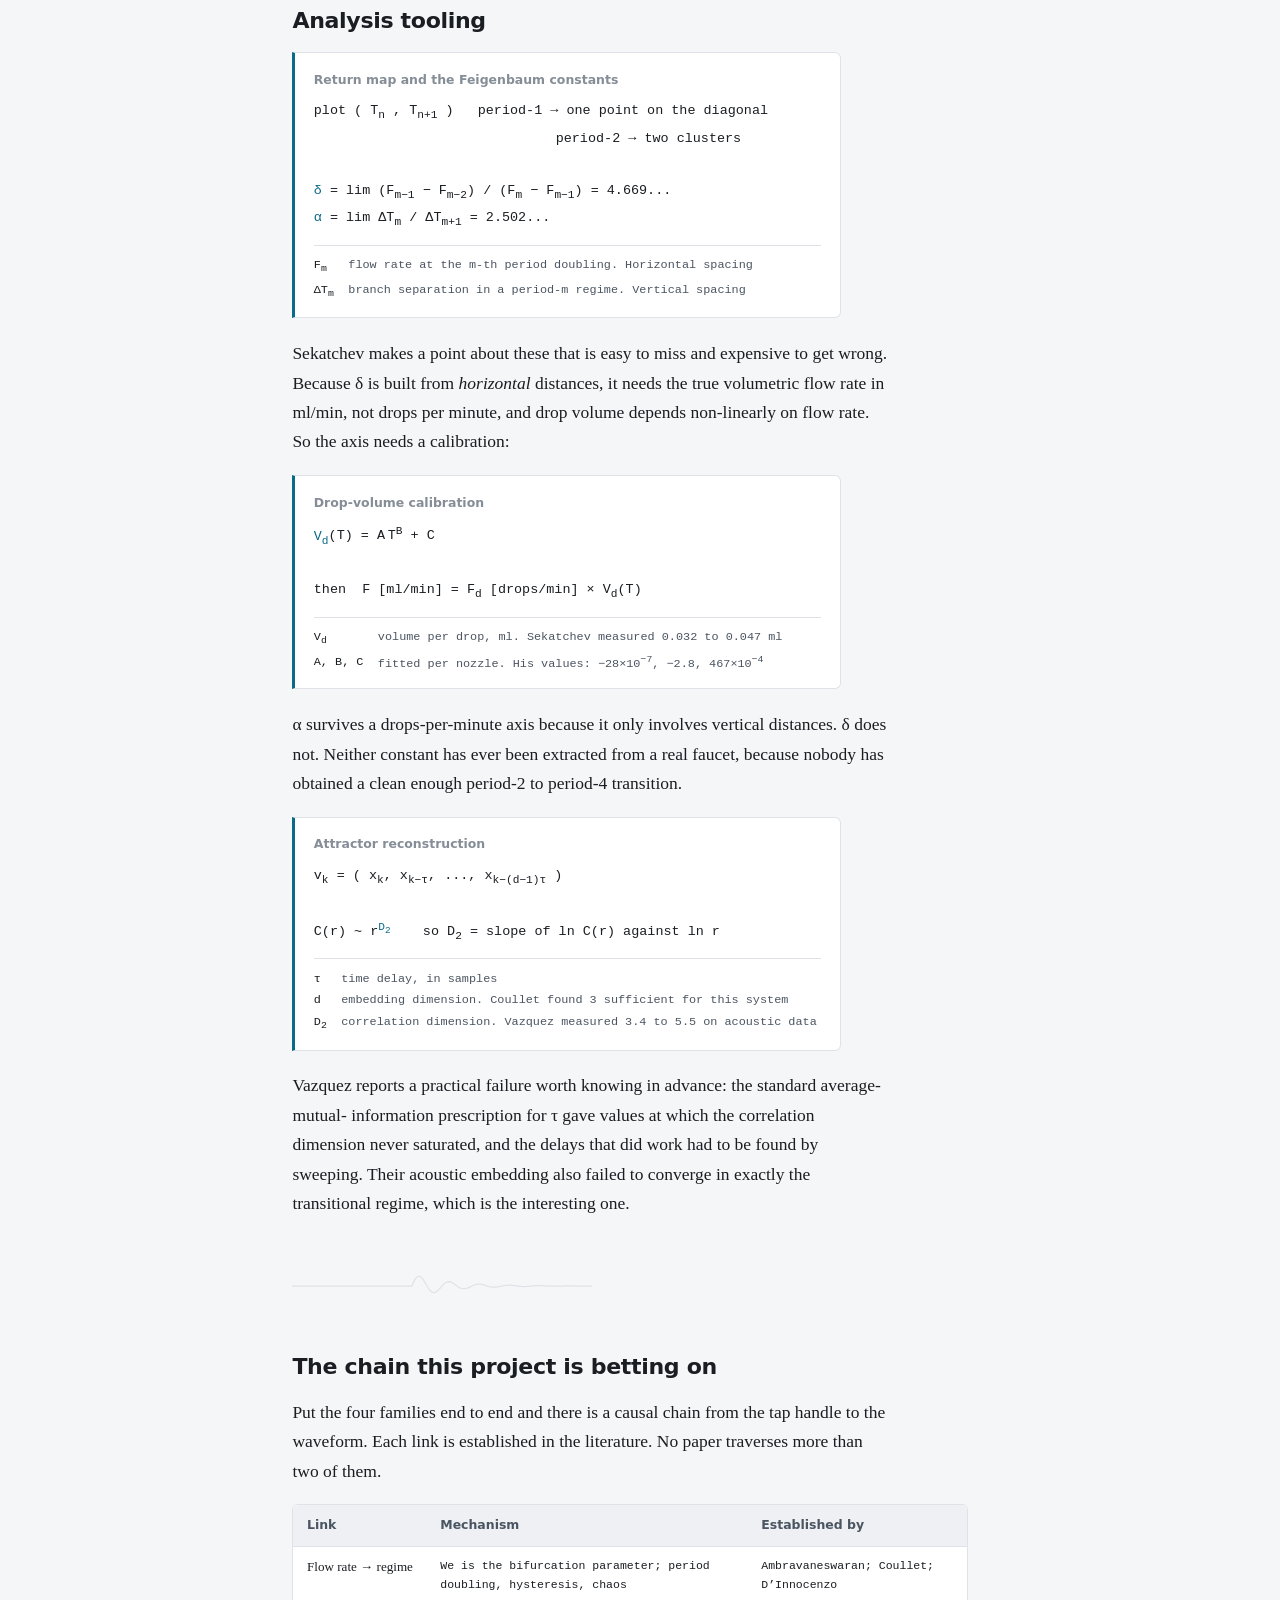
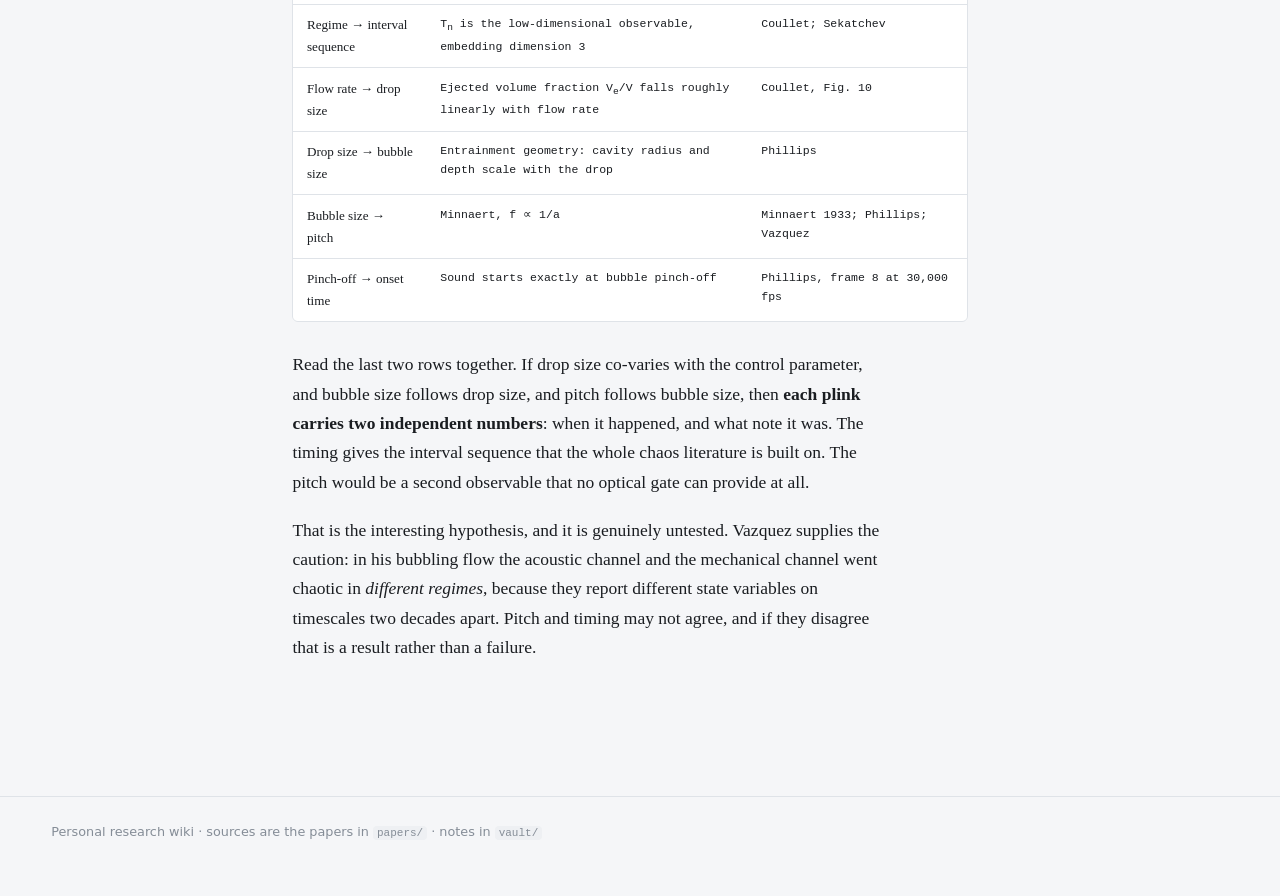
<file: site/theory.html>
<!doctype html>
<html lang="en">
<head>
<meta charset="utf-8">
<meta name="viewport" content="width=device-width, initial-scale=1">
<title>Theory</title>
<link rel="stylesheet" href="style.css">
<script src="theme.js"></script>
</head>
<body>

<svg width="0" height="0" style="position:absolute" aria-hidden="true"><defs>
  <path id="plink-path" d="M0 20 H120 L120.0 20.0 121.2 17.1 122.4 14.6 123.6 12.6 124.8 11.1 126.0 10.3 127.2 10.2 128.4 10.7 129.6 11.7 130.8 13.2 132.0 14.9 133.2 16.9 134.4 19.0 135.6 21.0 136.8 22.8 138.0 24.3 139.2 25.4 140.4 26.2 141.6 26.5 142.8 26.4 144.0 25.9 145.2 25.0 146.4 23.9 147.6 22.7 148.8 21.3 150.0 20.0 151.2 18.7 152.4 17.6 153.6 16.8 154.8 16.1 156.0 15.8 157.2 15.7 158.4 15.9 159.6 16.4 160.8 17.0 162.0 17.8 163.2 18.7 164.4 19.6 165.6 20.4 166.8 21.2 168.0 21.9 169.2 22.4 170.4 22.7 171.6 22.8 172.8 22.8 174.0 22.5 175.2 22.2 176.4 21.7 177.6 21.2 178.8 20.6 180.0 20.0 181.2 19.5 182.4 19.0 183.6 18.6 184.8 18.3 186.0 18.2 187.2 18.1 188.4 18.2 189.6 18.4 190.8 18.7 192.0 19.0 193.2 19.4 194.4 19.8 195.6 20.2 196.8 20.5 198.0 20.8 199.2 21.0 200.4 21.2 201.6 21.2 202.8 21.2 204.0 21.1 205.2 21.0 206.4 20.7 207.6 20.5 208.8 20.3 210.0 20.0 211.2 19.8 212.4 19.6 213.6 19.4 214.8 19.3 216.0 19.2 217.2 19.2 218.4 19.2 219.6 19.3 220.8 19.4 222.0 19.6 223.2 19.7 224.4 19.9 225.6 20.1 226.8 20.2 228.0 20.4 229.2 20.4 230.4 20.5 231.6 20.5 232.8 20.5 234.0 20.5 235.2 20.4 236.4 20.3 237.6 20.2 238.8 20.1 240.0 20.0 241.2 19.9 242.4 19.8 243.6 19.7 244.8 19.7 246.0 19.7 247.2 19.7 248.4 19.7 249.6 19.7 250.8 19.8 252.0 19.8 253.2 19.9 254.4 20.0 255.6 20.0 256.8 20.1 258.0 20.2 259.2 20.2 260.4 20.2 261.6 20.2 262.8 20.2 264.0 20.2 265.2 20.2 266.4 20.1 267.6 20.1 268.8 20.0 270.0 20.0 271.2 20.0 272.4 19.9 273.6 19.9 274.8 19.9 276.0 19.9 277.2 19.8 278.4 19.9 279.6 19.9 280.8 19.9 282.0 19.9 283.2 20.0 284.4 20.0 285.6 20.0 286.8 20.0 288.0 20.1 289.2 20.1 290.4 20.1 291.6 20.1 292.8 20.1 294.0 20.1 295.2 20.1 296.4 20.1 297.6 20.0 298.8 20.0 300.0 20.0"/>
</defs></svg>

<header class="masthead">
  <a class="wordmark" href="index.html">Dripping&nbsp;Faucet <span>Acoustics</span></a>
  <span class="masthead-meta">B.Tech project, 2026&ndash;27</span>
  <button id="themeBtn" class="themetoggle" type="button">System</button>
</header>

<div class="shell">

  <nav class="sidenav">
    <h2>Sections</h2>
    <ul>
      <li><a href="index.html">Overview</a></li>
      <li><a href="explainers.html">Explainers</a></li>
      <li><a href="lab.html">Interactive lab</a></li>
      <li><a href="recording.html">Recordings</a></li>
      <li><a href="heights.html">Drop height</a></li>
      <li><a href="heights.html?set=sweep">Height sweep</a></li>
      <li><a href="heights.html?set=nozzle">Nozzle size</a></li>
      <li><a href="heights.html?set=glycerin">Glycerin</a></li>
      <li><a href="heights.html?set=heights3">Height, final run</a></li>
      <li><a href="final.html">Final results</a></li>
      <li><a href="sensors.html">Choosing sensors</a></li>
      <li><a href="build.html">Build guide</a></li>
      <li><a href="pipeline.html">Data pipeline</a></li>
      <li><a href="setups.html">Experimental setups</a></li>
      <li><a href="rig.html">Proposed rig</a></li>
      <li><a href="theory.html" aria-current="page">Theory</a></li>
      <li><a href="papers.html">Papers</a></li>
      <li><a href="concepts.html">Concepts</a></li>
    </ul>
    <h2>On this page</h2>
    <ul>
      <li><a href="#observable">The observable</a></li>
      <li><a href="#groups">Dimensionless groups</a></li>
      <li><a href="#springs">Mass-spring models</a></li>
      <li><a href="#slender">Slender-jet theory</a></li>
      <li><a href="#normal">Normal forms</a></li>
      <li><a href="#acoustics">Acoustic model</a></li>
      <li><a href="#tools">Analysis tooling</a></li>
      <li><a href="#chain">The full chain</a></li>
    </ul>
    <div class="tally">
      <b>4</b> model families<br>
      <b>0</b> connect sound<br>
      &nbsp;&nbsp;to dynamics
    </div>
  </nav>

  <main>
    <p class="eyebrow">Underlying concepts</p>
    <h1>Theory</h1>
    <p class="lede">Four separate model families describe this system, built by people who were
    not talking to each other. Three describe why a faucet drips chaotically. One describes why a
    drop makes a noise. Reading them side by side is how you find where they should join.</p>

    <h2 id="observable">The observable</h2>
    <p>Every chaos paper in the collection reduces the faucet to a single number sequence: the
    time between consecutive drops.</p>

    <div class="eq">
      <span class="tag">Inter-drop interval</span>
      <b>T<sub>n</sub></b> = t<sub>n</sub> &minus; t<sub>n&minus;1</sub>
      <dl>
        <dt>t<sub>n</sub></dt><dd>absolute time of the n-th drop event, in seconds</dd>
        <dt>T<sub>n</sub></dt><dd>the n-th interval. This is the entire dynamical payload</dd>
      </dl>
    </div>

    <p>This is why acoustics can substitute for optics at all. Whether the arrival time comes from
    a broken laser beam or from the onset of a plink, the downstream analysis is identical.</p>

    <p>Ambravaneswaran et al. push back on the whole approach, and the criticism applies to a
    microphone exactly as it applies to a drop counter. Their words: such studies
    <em>&ldquo;neglect entirely the physics of drop formation and view the system as a black box
    that generates a stream of numbers.&rdquo;</em> The interval sequence is only an approximate
    Poincar&eacute; section of the true state space. Their answer was to measure the drop
    <em>shape</em> instead, specifically the limiting length L<sub>d</sub> at breakup. That is a
    fair warning to carry: sound, like a laser gate, gives events rather than shapes.</p>

    <svg class="plink" viewBox="0 0 300 40" aria-hidden="true"><use href="#plink-path"/></svg>

    <h2 id="groups">Dimensionless groups, and whether chaos exists at all</h2>
    <p>Ambravaneswaran non-dimensionalise lengths by the capillary radius R and times by the
    inertio-capillary time, which leaves three groups.</p>

    <div class="eq">
      <span class="tag">Capillary time, Ohnesorge, Bond, Weber</span>
      <b>&tau;<sub>c</sub></b> = &radic;(&rho;R&sup3; / &sigma;)<br>
      <b>Oh</b> = &mu; / &radic;(&rho;R&sigma;)<br>
      <b>G</b> = &rho;gR&sup2; / &sigma;<br>
      <b>We</b> = &rho;U<sub>f</sub>&sup2;R / &sigma;&nbsp;&nbsp;&nbsp;with&nbsp;&nbsp;Q = &pi;R&sup2;U<sub>f</sub>
      <dl>
        <dt>&rho;, &sigma;, &mu;</dt><dd>density, surface tension, dynamic viscosity of the liquid</dd>
        <dt>R</dt><dd>capillary radius, the length scale</dd>
        <dt>U<sub>f</sub></dt><dd>mean liquid velocity in the capillary</dd>
        <dt>Q</dt><dd>volumetric flow rate, the laboratory knob</dd>
        <dt>Oh</dt><dd>viscous forces against inertia and capillarity. Fixed by the fluid and the nozzle</dd>
        <dt>G</dt><dd>gravity against capillarity, the Bond number</dd>
        <dt>We</dt><dd>inertia against capillarity. <strong>This is the bifurcation parameter</strong></dd>
      </dl>
    </div>

    <div class="callout">
      <b>Check this before buying a nozzle</b>
      <p>Ambravaneswaran found <strong>no chaotic regime at all</strong> for their system S at
      Oh = 0.1. Chaos appeared only when they dropped to Oh = 0.01. They also report that at
      Oh of order 1 the faucet goes straight from period-1 to a jet with no cascade at all.</p>
      <p>So viscosity and capillary radius, not just flow rate, decide whether there is anything
      to listen to. This is a design constraint on the rig, not a footnote.</p>
    </div>

    <p>Worked for water at 20&nbsp;&deg;C, taking &rho; = 998&nbsp;kg/m&sup3;,
    &sigma; = 0.0728&nbsp;N/m, &mu; = 1.00&times;10<sup>&minus;3</sup>&nbsp;Pa&middot;s:</p>

    <div class="tablewrap bleed">
      <table>
        <thead><tr><th>Capillary radius R</th><th>Oh</th><th>G</th><th>Reading</th></tr></thead>
        <tbody>
          <tr><td>0.5 mm</td><td>0.0053</td><td>0.034</td><td>Well below the Oh = 0.01 chaotic case. Very low Bond, so a small pendant drop</td></tr>
          <tr><td>1.0 mm</td><td>0.0037</td><td>0.135</td><td>Comfortably in the low-Oh range</td></tr>
          <tr><td>1.5 mm</td><td>0.0030</td><td>0.303</td><td>Close to Ambravaneswaran&rsquo;s own experimental capillary at R = 0.15 cm</td></tr>
          <tr><td>2.0 mm</td><td>0.0026</td><td>0.538</td><td>G matches their system S at 0.5, so the published bifurcation structure is the closest reference</td></tr>
        </tbody>
      </table>
    </div>

    <p><a href="lab.html#groups">Run these numbers for your own nozzle in the lab.</a></p>

    <p>The encouraging result is that plain water sits at Oh of a few thousandths across every
    plausible nozzle, which is on the chaotic side of the Oh = 0.01 case rather than the
    chaos-free Oh = 0.1 case. A capillary near R = 2 mm additionally puts G near 0.5, which is
    exactly the system whose bifurcation diagram Ambravaneswaran mapped zone by zone. These are
    estimates from tabulated fluid properties, not measurements, and they assume R is the inner
    radius.</p>

    <svg class="plink" viewBox="0 0 300 40" aria-hidden="true"><use href="#plink-path"/></svg>

    <h2 id="springs">Family 1: mass on a spring</h2>
    <p>The oldest and simplest picture, from Shaw through Martien to D&rsquo;Innocenzo and Renna.
    A growing drop is a point mass on a damped spring, where the spring stands in for surface
    tension and the damping for viscous friction at the nozzle.</p>

    <div class="eq">
      <span class="tag">D&rsquo;Innocenzo &amp; Renna, Eqs. 1&ndash;2</span>
      d(<b>M</b>v)/dt = Mg &minus; kx &minus; bv&nbsp;&nbsp;&nbsp;&nbsp;dM/dt = R<br><br>
      expanding the product rule:<br>
      M dv/dt = Mg &minus; kx &minus; (<b>R + b</b>)v
      <dl>
        <dt>M</dt><dd>instantaneous mass of the hanging drop, g</dd>
        <dt>x, v</dt><dd>downward position and speed of its centre of mass</dd>
        <dt>k</dt><dd>spring constant standing in for surface tension, dynes/cm. About 475 for water</dd>
        <dt>b</dt><dd>damping, g/s, absorbing viscosity and nozzle geometry</dd>
        <dt>R</dt><dd>flow rate, ml/s. The control parameter</dd>
      </dl>
    </div>

    <p>Note what the product rule does: the inflow itself acts as extra damping, so the effective
    friction is (R + b) and not b. The control parameter enters the dynamics, not just the mass
    bookkeeping.</p>

    <p>The smooth equation above is not where the chaos lives. It lives in the threshold rule
    applied when x reaches a critical distance x<sub>c</sub>.</p>

    <div class="eq">
      <span class="tag">Breakoff, the actual nonlinearity</span>
      (i)&nbsp;&nbsp;<b>&Delta;M</b> = &alpha; M<sub>c</sub> v<sub>c</sub>&nbsp;&nbsp;&nbsp;&nbsp;(momentum-proportional)<br>
      (ii)&nbsp;<b>&Delta;M</b> = &alpha; v<sub>c</sub>&nbsp;&nbsp;&nbsp;&nbsp;&nbsp;&nbsp;&nbsp;&nbsp;&nbsp;(speed-proportional, Martien)<br><br>
      residue restarts at&nbsp;&nbsp;x<sub>0</sub> = x<sub>c</sub> &minus; r&middot;&Delta;M/M<sub>c</sub>,&nbsp;&nbsp;r = (3&Delta;M / 4&pi;&rho;)<sup>1/3</sup>
      <dl>
        <dt>M<sub>c</sub>, v<sub>c</sub></dt><dd>mass and speed at the instant of threshold</dd>
        <dt>&alpha;</dt><dd>fitted breakoff coefficient</dd>
        <dt>x<sub>c</sub></dt><dd>critical displacement triggering breakoff. A second control parameter</dd>
      </dl>
    </div>

    <p><a href="lab.html#faucet">This exact model runs live in the lab</a>, at these parameters, with the flow rate on a slider.</p>

    <p>D&rsquo;Innocenzo and Renna&rsquo;s central claim is that this rule, not the differential
    equation, produces the transition to chaos, and that the two candidate laws give genuinely
    different routes: period doubling from R &asymp; 0.61 ml/s for law (i), versus a biperiodic
    route past R &asymp; 0.825 ml/s for law (ii). They prefer (i) because (ii) makes drip
    intervals <em>decrease</em> as x<sub>c</sub> grows, which is physically wrong.</p>

    <div class="callout">
      <b>The result that sets your run length</b>
      <p>The same paper found chaotic transients lasting <span class="num">250</span>,
      <span class="num">800</span> and <span class="num">2200</span> drops before collapsing to a
      periodic rhythm. Their own 50-point-per-flow-rate bifurcation diagrams could not see them.
      Any record shorter than a few thousand drops can misclassify a regime outright.</p>
    </div>

    <p>Ambravaneswaran are blunt about this whole family: <em>&ldquo;Common to these models is the
    ad hoc manner in which drop breakup is mimicked by the removal of a specified amount of mass
    from the existing mass when the spring extension exceeds a threshold.&rdquo;</em> The models
    reproduce the phenomenology with knobs that have no derivation from fluid mechanics.</p>

    <svg class="plink" viewBox="0 0 300 40" aria-hidden="true"><use href="#plink-path"/></svg>

    <h2 id="slender">Family 2: slender-jet hydrodynamics</h2>
    <p>Ambravaneswaran, Phillips and Basaran replace the spring with an actual one-dimensional
    reduction of the axisymmetric Navier-Stokes equations, solved by finite elements through
    hundreds of consecutive drops.</p>

    <div class="eq">
      <span class="tag">Slender-jet equations, dimensionless</span>
      &part;v<sub>z</sub>/&part;t = &minus;v<sub>z</sub> &part;v<sub>z</sub>/&part;z &minus; &part;(2H)/&part;z + 3<b>Oh</b> (1/h&sup2;) &part;/&part;z(h&sup2; &part;v<sub>z</sub>/&part;z) + <b>G</b><br><br>
      &part;h/&part;t = &minus;v<sub>z</sub> &part;h/&part;z &minus; &frac12; h &part;v<sub>z</sub>/&part;z
      <dl>
        <dt>h(z,t)</dt><dd>neck radius at distance z below the capillary exit</dd>
        <dt>v<sub>z</sub>(z,t)</dt><dd>axial velocity of the liquid</dd>
        <dt>2H</dt><dd>twice the mean curvature. Its gradient is the Laplace-pressure driving force</dd>
        <dt>3 Oh</dt><dd>viscous extensional term. The 3 is the Trouton ratio for a Newtonian filament</dd>
        <dt>G</dt><dd>gravity as a constant body force in these units</dd>
      </dl>
    </div>

    <p>Pinch-off is declared when the minimum neck radius falls below 10<sup>&minus;3</sup>; the
    drop is discarded, the mesh rebuilt, and integration continues. That discard-and-remesh loop
    is what makes long time series possible.</p>

    <p>Two results from this family matter for the experiment. First, <strong>hysteresis</strong>,
    reported here for the first time in a dripping faucet: in one zone the same Weber number gives
    period-1 on an increasing sweep and period-2 on a decreasing one, and only one of the two can
    be observed at a time. Second, the observation that <strong>chaos is not guaranteed</strong>:
    their reference system at Oh = 0.1 period-doubles, halves back, jumps, and returns to
    period-1 before jetting at We &gtrsim; 0.26, with no chaotic regime anywhere.</p>

    <svg class="plink" viewBox="0 0 300 40" aria-hidden="true"><use href="#plink-path"/></svg>

    <h2 id="normal">Family 3: two normal forms</h2>
    <p>Coullet, Mahadevan and Riera ask a different question. Not how to simulate the faucet
    accurately, but what the <em>minimum</em> dynamical content is that produces the observed
    chaos. Their answer is that only two modes matter.</p>

    <p>Linearising the full Lagrangian lubrication model about its static pendant-drop solutions
    shows a clean spectral gap: an oscillatory damped mode, and a mode that reaches the origin
    exactly at the critical volume V<sub>c</sub>. Everything else damps out roughly ten times
    faster. A proper orthogonal decomposition of the simulated drop shapes agrees, and time-delay
    embedding needs only three dimensions.</p>

    <div class="eq">
      <span class="tag">Reduced model: saddle-node plus damped oscillator</span>
      &part;<sub>tt</sub>X + &eta;(V) &part;<sub>t</sub>X = <b>a(V) + b(V) X&sup2;</b><br>
      &part;<sub>t</sub>V = q<br><br>
      with&nbsp;&nbsp;a(V) = (V&sup2; &minus; V<sub>c</sub>&sup2;)/V,&nbsp;&nbsp;b(V) = &alpha;/V&sup3;
      <dl>
        <dt>X</dt><dd>projection of the drop shape onto a spatial mode. Not simply the centre of gravity</dd>
        <dt>V, V<sub>c</sub></dt><dd>drop volume and the critical volume where the static solution is lost</dd>
        <dt>q</dt><dd>imposed flow rate</dd>
        <dt>a + bX&sup2;</dt><dd>exactly the normal form of a saddle-node bifurcation</dd>
      </dl>
    </div>

    <p>The physical picture is a particle in a cubic potential whose local minimum, the stable
    pendant drop, annihilates with the saddle as the drop fills. Pinch-off is a global reinjection
    that resets the system. That combination has a name.</p>

    <div class="eq">
      <span class="tag">The mechanism, and the group that controls it</span>
      dripping = <b>saddle-node</b> (Andronov) + <b>Shilnikov homoclinic</b> reinjection<br><br>
      &tau;<sub>f</sub> ~ R / v<sub>0</sub>&nbsp;&nbsp;&nbsp;&nbsp;&nbsp;&nbsp;&nbsp;(filling time)<br>
      f ~ &radic;(&Gamma; / &rho;V)&nbsp;&nbsp;&nbsp;&nbsp;&nbsp;(recoil frequency of the residual drop)<br>
      1/&tau;<sub>d</sub> ~ &radic;(f&eta; / V<sup>1/3</sup>)&nbsp;(damping rate of that recoil)<br><br>
      the decisive ratio: <b>&tau;<sub>f</sub> / &tau;<sub>d</sub></b>
      <dl>
        <dt>&tau;<sub>f</sub></dt><dd>time to refill the pendant drop to V<sub>c</sub></dd>
        <dt>&tau;<sub>d</sub></dt><dd>time for the post-pinch-off ringing to die away</dd>
      </dl>
    </div>

    <p>This ratio is the clearest mechanistic statement of why a faucet goes chaotic. If the
    residual drop has stopped ringing before it refills to V<sub>c</sub>, every drop starts from
    the same state and dripping is periodic. If it is still ringing, then whether it reaches
    V<sub>c</sub> early or late depends on the phase of that oscillation, so alternately a larger
    or smaller drop detaches, whose own ringing is damped sooner or later, and the memory
    propagates. Period doubling is that feedback closing on itself.</p>

    <svg class="plink" viewBox="0 0 300 40" aria-hidden="true"><use href="#plink-path"/></svg>

    <h2 id="acoustics">Family 4: where the sound comes from</h2>
    <p>Entirely separate literature, entirely separate people. Minnaert derived the natural
    frequency of a submerged gas bubble in 1933, and Phillips, Agarwal and Jordan confirmed in
    2018 that this is what a dripping tap actually is.</p>

    <div class="eq">
      <span class="tag">Minnaert frequency</span>
      <b>f</b> = (1 / 2&pi;a) &middot; &radic;(3&gamma;P<sub>0</sub> / &rho;)
      <dl>
        <dt>a</dt><dd>bubble radius, m. The only thing that really varies</dd>
        <dt>&gamma;</dt><dd>ratio of specific heats of the trapped gas</dd>
        <dt>P<sub>0</sub></dt><dd>static pressure at the bubble surface, Pa</dd>
        <dt>&rho;</dt><dd>density of the surrounding liquid</dd>
      </dl>
    </div>

    <p><a href="lab.html#minnaert">Hear it in the lab:</a> move the bubble radius and listen to the pitch move. Since f &prop; 1/a, a smaller bubble rings higher. Phillips measured 8.66 kHz for a bubble
    of stabilised diameter 0.71 mm. Vazquez inverted the same relation to size bubbles from sound,
    reading 1500 to 4975 &micro;m from a spectral peak that moved <em>down</em> as flow rate rose.
    The relation runs in both directions, which is what makes acoustic sizing possible at all.</p>

    <p>What actually radiates is not the bubble's presence but its volume acceleration.</p>

    <div class="eq">
      <span class="tag">Radiated pressure, and the interface problem</span>
      p &prop; d&sup2;V/dt&sup2;<br><br>
      |p&prime;<sub>a</sub>| / |p&prime;<sub>w</sub>| = &frac12; (&rho;<sub>a</sub>/&rho;<sub>w</sub>) (r<sub>0</sub>/d)&sup2; (R/z<sub>0</sub>)
      <dl>
        <dt>V</dt><dd>volume enclosed by the pulsating bubble</dd>
        <dt>p&prime;<sub>a</sub>, p&prime;<sub>w</sub></dt><dd>airborne and underwater pressure perturbations</dd>
        <dt>r<sub>0</sub></dt><dd>radius of the cavity floor, acting as a piston</dd>
        <dt>d</dt><dd>depth of the bubble below the cavity floor</dd>
        <dt>z<sub>0</sub>, R</dt><dd>microphone and hydrophone distances from the source</dd>
      </dl>
    </div>

    <p>The second equation is Phillips&rsquo; contribution and it settles an old argument. Simple
    transmission through the water surface predicts about 70 dB of attenuation. They measured
    about 40 dB. Their model, in which the bubble drives the cavity floor as a piston, predicts
    44 dB. The (r<sub>0</sub>/d)&sup2; factor is the amplification that makes a plink audible
    across a room.</p>

    <p>Two facts from this family constrain the experiment directly. The sound begins exactly at
    bubble pinch-off, not at impact, which is what makes it a usable clock. And blocking
    entrainment, whether with a 0.71 mm rod or with a drop of surfactant, gives a
    <strong>completely silent impact</strong>, which is what makes silent drops a real risk.</p>

    <svg class="plink" viewBox="0 0 300 40" aria-hidden="true"><use href="#plink-path"/></svg>

    <h2 id="tools">Analysis tooling</h2>

    <div class="eq">
      <span class="tag">Return map and the Feigenbaum constants</span>
      plot ( T<sub>n</sub> , T<sub>n+1</sub> )&nbsp;&nbsp;&nbsp;period-1 &rarr; one point on the diagonal<br>
      &nbsp;&nbsp;&nbsp;&nbsp;&nbsp;&nbsp;&nbsp;&nbsp;&nbsp;&nbsp;&nbsp;&nbsp;&nbsp;&nbsp;&nbsp;&nbsp;&nbsp;&nbsp;&nbsp;&nbsp;&nbsp;&nbsp;&nbsp;&nbsp;&nbsp;&nbsp;&nbsp;&nbsp;&nbsp;&nbsp;period-2 &rarr; two clusters<br><br>
      <b>&delta;</b> = lim (F<sub>m&minus;1</sub> &minus; F<sub>m&minus;2</sub>) / (F<sub>m</sub> &minus; F<sub>m&minus;1</sub>) = 4.669...<br>
      <b>&alpha;</b> = lim &Delta;T<sub>m</sub> / &Delta;T<sub>m+1</sub> = 2.502...
      <dl>
        <dt>F<sub>m</sub></dt><dd>flow rate at the m-th period doubling. Horizontal spacing</dd>
        <dt>&Delta;T<sub>m</sub></dt><dd>branch separation in a period-m regime. Vertical spacing</dd>
      </dl>
    </div>

    <p>Sekatchev makes a point about these that is easy to miss and expensive to get wrong.
    Because &delta; is built from <em>horizontal</em> distances, it needs the true volumetric flow
    rate in ml/min, not drops per minute, and drop volume depends non-linearly on flow rate. So
    the axis needs a calibration:</p>

    <div class="eq">
      <span class="tag">Drop-volume calibration</span>
      <b>V<sub>d</sub></b>(T) = A&thinsp;T<sup>B</sup> + C<br><br>
      then&nbsp;&nbsp;F [ml/min] = F<sub>d</sub> [drops/min] &times; V<sub>d</sub>(T)
      <dl>
        <dt>V<sub>d</sub></dt><dd>volume per drop, ml. Sekatchev measured 0.032 to 0.047 ml</dd>
        <dt>A, B, C</dt><dd>fitted per nozzle. His values: &minus;28&times;10<sup>&minus;7</sup>, &minus;2.8, 467&times;10<sup>&minus;4</sup></dd>
      </dl>
    </div>

    <p>&alpha; survives a drops-per-minute axis because it only involves vertical distances. &delta;
    does not. Neither constant has ever been extracted from a real faucet, because nobody has
    obtained a clean enough period-2 to period-4 transition.</p>

    <div class="eq">
      <span class="tag">Attractor reconstruction</span>
      v<sub>k</sub> = ( x<sub>k</sub>, x<sub>k&minus;&tau;</sub>, ..., x<sub>k&minus;(d&minus;1)&tau;</sub> )<br><br>
      C(r) ~ r<sup><b>D<sub>2</sub></b></sup>&nbsp;&nbsp;&nbsp;&nbsp;so D<sub>2</sub> = slope of ln C(r) against ln r
      <dl>
        <dt>&tau;</dt><dd>time delay, in samples</dd>
        <dt>d</dt><dd>embedding dimension. Coullet found 3 sufficient for this system</dd>
        <dt>D<sub>2</sub></dt><dd>correlation dimension. Vazquez measured 3.4 to 5.5 on acoustic data</dd>
      </dl>
    </div>

    <p>Vazquez reports a practical failure worth knowing in advance: the standard average-mutual-
    information prescription for &tau; gave values at which the correlation dimension never
    saturated, and the delays that did work had to be found by sweeping. Their acoustic embedding
    also failed to converge in exactly the transitional regime, which is the interesting one.</p>

    <svg class="plink" viewBox="0 0 300 40" aria-hidden="true"><use href="#plink-path"/></svg>

    <h2 id="chain">The chain this project is betting on</h2>
    <p>Put the four families end to end and there is a causal chain from the tap handle to the
    waveform. Each link is established in the literature. No paper traverses more than two of
    them.</p>

    <div class="tablewrap bleed">
      <table>
        <thead><tr><th>Link</th><th>Mechanism</th><th>Established by</th></tr></thead>
        <tbody>
          <tr><td>Flow rate &rarr; regime</td><td>We is the bifurcation parameter; period doubling, hysteresis, chaos</td><td>Ambravaneswaran; Coullet; D&rsquo;Innocenzo</td></tr>
          <tr><td>Regime &rarr; interval sequence</td><td>T<sub>n</sub> is the low-dimensional observable, embedding dimension 3</td><td>Coullet; Sekatchev</td></tr>
          <tr><td>Flow rate &rarr; drop size</td><td>Ejected volume fraction V<sub>e</sub>/V falls roughly linearly with flow rate</td><td>Coullet, Fig. 10</td></tr>
          <tr><td>Drop size &rarr; bubble size</td><td>Entrainment geometry: cavity radius and depth scale with the drop</td><td>Phillips</td></tr>
          <tr><td>Bubble size &rarr; pitch</td><td>Minnaert, f &prop; 1/a</td><td>Minnaert 1933; Phillips; Vazquez</td></tr>
          <tr><td>Pinch-off &rarr; onset time</td><td>Sound starts exactly at bubble pinch-off</td><td>Phillips, frame 8 at 30,000 fps</td></tr>
        </tbody>
      </table>
    </div>

    <p>Read the last two rows together. If drop size co-varies with the control parameter, and
    bubble size follows drop size, and pitch follows bubble size, then <strong>each plink carries
    two independent numbers</strong>: when it happened, and what note it was. The timing gives the
    interval sequence that the whole chaos literature is built on. The pitch would be a second
    observable that no optical gate can provide at all.</p>

    <p>That is the interesting hypothesis, and it is genuinely untested. Vazquez supplies the
    caution: in his bubbling flow the acoustic channel and the mechanical channel went chaotic in
    <em>different regimes</em>, because they report different state variables on timescales two
    decades apart. Pitch and timing may not agree, and if they disagree that is a result rather
    than a failure.</p>
  </main>

  <aside class="rail">
    <div class="note">
      <b>Notation</b>
      Equations are set in the mono face rather than rendered by a maths library, so the page
      stays a single file with no dependencies.
    </div>
    <div class="note">
      <b>Symbol clash</b>
      &alpha; is the Feigenbaum constant in Sekatchev, the breakoff coefficient in
      D&rsquo;Innocenzo, and a fitting parameter in Coullet. Context decides.
    </div>
    <div class="note">
      <b>Never measured</b>
      No paper in this collection computes a Lyapunov exponent, including the ones claiming chaos.
      Worth knowing before citing one.
    </div>
    <div class="note">
      <b>Capillary length</b>
      Coullet scale lengths by &radic;(&Gamma;/g&rho;), so their Bond number is one by
      construction and never named. Do not compare their numbers to Weber-scaled ones directly.
    </div>
  </aside>

</div>

<footer class="foot">
  Personal research wiki &middot; sources are the papers in <code>papers/</code> &middot;
  notes in <code>vault/</code>
</footer>

</body>
</html>
</file>
<file: site/style.css>
/* ==========================================================================
   Dripping Faucet Acoustics - project wiki
   Channel colours follow Phillips et al. 2018 Fig. 5: hydrophone blue,
   microphone orange. Colour therefore encodes the measurement channel and
   is never used decoratively.
   ========================================================================== */

:root {
  --ground:  #f5f6f8;
  --surface: #ffffff;
  --sunk:    #eef0f3;
  --ink:     #1a1d21;
  --ink-2:   #4b5561;
  --ink-3:   #858d97;
  --rule:    #dfe3e8;
  --hydro:   #0a6a8a;
  --aero:    #b4521a;
  --water:   rgba(10, 106, 138, 0.10);
  --h1:      #0a6a8a;
  --h2:      #b4521a;
  --h3:      #4f7d1f;
  --h4:      #7a4fa0;
  --h5:      #a8326e;
  --h6:      #8a6d00;
  --h7:      #13877a;

  --display: -apple-system, BlinkMacSystemFont, "Segoe UI", system-ui, Roboto, "Helvetica Neue", Arial, sans-serif;
  --body:    "Charter", "Bitstream Charter", "Iowan Old Style", "Source Serif Pro", "Palatino Linotype", Georgia, serif;
  --mono:    "JetBrains Mono", "SF Mono", "IBM Plex Mono", "Menlo", "Consolas", monospace;

  --gap: clamp(1.5rem, 4vw, 3.5rem);
  --measure: 68ch;
  --radius: 6px;
}

@media (prefers-color-scheme: dark) {
  :root:not([data-theme="light"]) {
    --ground:  #0e1114;
    --surface: #151a1f;
    --sunk:    #1c2228;
    --ink:     #e6e9ec;
    --ink-2:   #a3acb6;
    --ink-3:   #6e7883;
    --rule:    #2a3139;
    --hydro:   #4fb3d6;
    --aero:    #e39058;
    --water:   rgba(79, 179, 214, 0.14);
    --h1:      #4fb3d6;
    --h2:      #e39058;
    --h3:      #9ccc65;
    --h4:      #b79ae0;
    --h5:      #ec7fb4;
    --h6:      #e0c341;
    --h7:      #4dd0b8;
  }
}

:root[data-theme="dark"] {
  --ground:  #0e1114;
  --surface: #151a1f;
  --sunk:    #1c2228;
  --ink:     #e6e9ec;
  --ink-2:   #a3acb6;
  --ink-3:   #6e7883;
  --rule:    #2a3139;
  --hydro:   #4fb3d6;
  --aero:    #e39058;
  --water:   rgba(79, 179, 214, 0.14);
  --h1:      #4fb3d6;
  --h2:      #e39058;
  --h3:      #9ccc65;
  --h4:      #b79ae0;
  --h5:      #ec7fb4;
  --h6:      #e0c341;
  --h7:      #4dd0b8;
}

*, *::before, *::after { box-sizing: border-box; }
[hidden] { display: none !important; }   /* components that set display must still honour the attribute */

body {
  margin: 0;
  background: var(--ground);
  color: var(--ink);
  font-family: var(--body);
  font-size: 17.5px;
  line-height: 1.68;
  text-rendering: optimizeLegibility;
  -webkit-font-smoothing: antialiased;
}

/* --- masthead ----------------------------------------------------------- */

.masthead {
  border-bottom: 1px solid var(--rule);
  background: var(--surface);
  padding: 0.85rem var(--gap);
  display: flex;
  align-items: center;
  gap: 1.25rem;
  flex-wrap: wrap;
}

.wordmark {
  font-family: var(--display);
  font-weight: 650;
  font-size: 1rem;
  letter-spacing: -0.01em;
  color: var(--ink);
  text-decoration: none;
}

.wordmark span { color: var(--ink-3); font-weight: 500; }

.masthead-meta {
  font-family: var(--display);
  font-size: 0.8rem;
  color: var(--ink-3);
  margin-left: auto;
}

.themetoggle {
  font-family: var(--display);
  font-size: 0.78rem;
  padding: 0.3rem 0.7rem;
  color: var(--ink-3);
  background: transparent;
  border: 1px solid var(--rule);
  border-radius: 4px;
  cursor: pointer;
  transition: color 0.14s, border-color 0.14s;
}

.themetoggle:hover { color: var(--hydro); border-color: var(--hydro); }
.themetoggle:focus-visible { outline: 2px solid var(--hydro); outline-offset: 2px; }

/* --- reproduced figures from the papers ---------------------------------
   Published figures keep their own white ground in both themes. Recolouring
   someone else's data to match a site palette misrepresents it.
   ------------------------------------------------------------------------ */

.paperfig {
  border: 1px solid var(--rule);
  border-radius: var(--radius);
  background: var(--surface);
  margin: 0 0 1.9rem;
  overflow: hidden;
}

.paperfig img {
  display: block;
  width: 100%;
  height: auto;
  background: #ffffff;
}

.paperfig.narrow img { max-width: 620px; margin: 0 auto; }

.paperfig figcaption {
  font-family: var(--display);
  font-size: 0.78rem;
  line-height: 1.6;
  color: var(--ink-2);
  padding: 0.85rem 1.1rem;
  border-top: 1px solid var(--rule);
}

.paperfig .credit {
  display: block;
  margin-top: 0.45rem;
  color: var(--ink-3);
}

.sidebyside {
  display: grid;
  grid-template-columns: repeat(auto-fit, minmax(280px, 1fr));
  gap: 1.1rem;
  margin: 0 0 1.9rem;
}

.sidebyside .paperfig, .sidebyside .rig { margin: 0; }

/* --- shell -------------------------------------------------------------- */

.shell {
  display: grid;
  grid-template-columns: 190px minmax(0, 1fr) 210px;
  gap: var(--gap);
  max-width: 1440px;
  margin: 0 auto;
  padding: var(--gap);
  align-items: start;
}

@media (max-width: 1080px) {
  .shell { grid-template-columns: minmax(0, 1fr); }
  .sidenav { position: static; }
}

/* --- side navigation ---------------------------------------------------- */

.sidenav {
  position: sticky;
  top: var(--gap);
  font-family: var(--display);
  font-size: 0.845rem;
  letter-spacing: -0.002em;
}

.sidenav h2 {
  font-size: 0.78rem;
  color: var(--ink-3);
  font-weight: 600;
  margin: 0 0 0.6rem;
}

.sidenav ul { list-style: none; margin: 0 0 1.75rem; padding: 0; }
.sidenav li { margin-bottom: 0.35rem; }

.sidenav a {
  color: var(--ink-2);
  text-decoration: none;
  border-left: 2px solid transparent;
  padding-left: 0.7rem;
  display: block;
  transition: color 0.14s, border-color 0.14s;
}

.sidenav a:hover { color: var(--ink); border-left-color: var(--rule); }
.sidenav a[aria-current="page"] { color: var(--ink); border-left-color: var(--hydro); }

.tally {
  font-family: var(--display);
  font-size: 0.68rem;
  color: var(--ink-3);
  line-height: 1.9;
  border-top: 1px solid var(--rule);
  padding-top: 0.85rem;
}

.tally b { color: var(--ink-2); font-weight: 400; }

/* --- main --------------------------------------------------------------- */

main { min-width: 0; }
main > * { max-width: var(--measure); }
main > .bleed { max-width: none; }

.eyebrow {
  font-family: var(--display);
  font-size: 0.85rem;
  font-weight: 600;
  color: var(--hydro);
  margin: 0 0 0.9rem;
}

h1 {
  font-family: var(--display);
  font-weight: 650;
  font-size: clamp(1.95rem, 4.2vw, 2.9rem);
  line-height: 1.1;
  letter-spacing: -0.025em;
  margin: 0 0 1.15rem;
}

h2 {
  font-family: var(--display);
  font-weight: 620;
  font-size: 1.38rem;
  letter-spacing: -0.015em;
  margin: 2.6rem 0 0.8rem;
}

main > h2:first-of-type { margin-top: 0; }

h3 {
  font-family: var(--display);
  font-weight: 600;
  font-size: 1.04rem;
  letter-spacing: -0.008em;
  color: var(--ink);
  margin: 1.7rem 0 0.55rem;
}

.lede { font-size: 1.14rem; line-height: 1.6; color: var(--ink-2); }

p { margin: 0 0 1.15rem; }

a { color: var(--hydro); text-underline-offset: 0.18em; }

strong { font-weight: 600; }

.num, code {
  font-family: var(--mono);
  font-size: 0.86em;
  font-variant-numeric: tabular-nums;
}

code {
  background: var(--sunk);
  padding: 0.1em 0.36em;
  border-radius: 4px;
}

.hydro-t { color: var(--hydro); }
.aero-t  { color: var(--aero); }

/* --- the plink divider -------------------------------------------------
   Section breaks are drawn as a quiet baseline that rings once. The motif
   is the same damped sinusoid as the hero, at reduced amplitude.
   ----------------------------------------------------------------------- */

.plink {
  display: block;
  width: 300px;
  max-width: 100%;
  height: 40px;
  margin: 3rem 0 2.5rem;
  overflow: visible;
  color: var(--rule);
}

.plink use { stroke: currentColor; fill: none; stroke-width: 1.25; }

/* --- hero figure -------------------------------------------------------- */

.trace-card {
  background: var(--surface);
  border: 1px solid var(--rule);
  border-radius: var(--radius);
  padding: 1.5rem 1.5rem 1.1rem;
  margin: 2rem 0;
}

.trace-card svg { display: block; width: 100%; height: auto; }

.wave { fill: none; stroke-width: 2; stroke-linejoin: round; stroke-linecap: round; }
.wave-hydro { stroke: var(--hydro); }
.wave-aero  { stroke: var(--aero); opacity: 0.85; }
.axis { stroke: var(--rule); stroke-width: 1; }

@media (prefers-reduced-motion: no-preference) {
  .wave { stroke-dasharray: 1; stroke-dashoffset: 1; animation: trace 1.9s cubic-bezier(0.2, 0.7, 0.25, 1) forwards; }
  .wave-aero { animation-delay: 0.06s; }
}

@keyframes trace { to { stroke-dashoffset: 0; } }

.legend {
  display: flex;
  gap: 1.5rem;
  flex-wrap: wrap;
  font-family: var(--display);
  font-size: 0.78rem;
  color: var(--ink-2);
  margin-top: 0.9rem;
  padding-top: 0.8rem;
  border-top: 1px solid var(--rule);
}

.legend span::before {
  content: "";
  display: inline-block;
  width: 1.4em;
  height: 2px;
  vertical-align: 0.25em;
  margin-right: 0.5em;
}

.legend .k-hydro::before { background: var(--hydro); }
.legend .k-aero::before  { background: var(--aero); }

/* --- margin rail -------------------------------------------------------- */

.rail {
  position: sticky;
  top: var(--gap);
  font-family: var(--display);
  font-size: 0.78rem;
  line-height: 1.75;
  color: var(--ink-3);
}

.rail .note {
  border-top: 1px solid var(--rule);
  padding-top: 0.7rem;
  margin-bottom: 1.6rem;
}

.rail b {
  display: block;
  color: var(--ink-2);
  font-family: var(--display);
  font-weight: 600;
  font-size: 0.74rem;
  margin-bottom: 0.35rem;
}

@media (max-width: 1080px) {
  .rail {
    position: static;
    display: grid;
    grid-template-columns: repeat(auto-fit, minmax(190px, 1fr));
    gap: 1.25rem;
  }
  .rail .note { margin-bottom: 0; }
}

/* --- rig schematics ----------------------------------------------------- */

.rig {
  border: 1px solid var(--rule);
  border-radius: var(--radius);
  background: var(--surface);
  margin: 0 0 1.75rem;
  overflow: hidden;
}

.rig-head {
  display: flex;
  align-items: baseline;
  gap: 0.75rem;
  flex-wrap: wrap;
  padding: 0.85rem 1.1rem;
  border-bottom: 1px solid var(--rule);
  background: var(--sunk);
}

.rig-head h3 { margin: 0; text-transform: none; letter-spacing: 0.01em; font-size: 1rem; color: var(--ink); }

.rig-head .tagline {
  font-family: var(--mono);
  font-size: 0.66rem;
  color: var(--ink-3);
  margin-left: auto;
  letter-spacing: 0.05em;
}

.rig figure { margin: 0; padding: 1.1rem; }
.rig svg { display: block; width: 100%; height: auto; }

.rig figcaption {
  font-family: var(--mono);
  font-size: 0.68rem;
  line-height: 1.7;
  color: var(--ink-2);
  padding: 0 1.1rem 1.1rem;
}

.rig.proposed { border-color: var(--hydro); border-width: 2px; }

/* shared schematic glyph styling */
.sch { stroke: var(--ink); fill: none; stroke-width: 1.4; stroke-linejoin: round; }
.sch-thin { stroke: var(--ink-2); fill: none; stroke-width: 1; }
.sch-water { fill: var(--water); stroke: none; }
.sch-fill { fill: var(--surface); stroke: var(--ink); stroke-width: 1.4; }
.sch-hydro { stroke: var(--hydro); fill: none; stroke-width: 1.8; }
.sch-hydro-f { fill: var(--hydro); stroke: none; }
.sch-aero { stroke: var(--aero); fill: none; stroke-width: 1.8; }
.sch-aero-f { fill: var(--aero); stroke: none; }
.sch-dash { stroke: var(--ink-3); fill: none; stroke-width: 1; stroke-dasharray: 4 3; }
.sch-drop { fill: var(--hydro); }

/* Arrowheads cannot inherit the referencing path's stroke reliably across
   browsers, so pin them to a token rather than relying on context-stroke. */
#ar path { fill: var(--ink-3); }

.sch-label {
  font-family: var(--mono);
  font-size: 10px;
  fill: var(--ink-2);
  letter-spacing: 0.04em;
}

.sch-label.key { fill: var(--hydro); }
.sch-dim { font-family: var(--mono); font-size: 9px; fill: var(--ink-3); }

/* --- spec table --------------------------------------------------------- */

.tablewrap { overflow-x: auto; margin: 0 0 1.75rem; border: 1px solid var(--rule); border-radius: var(--radius); }

table { border-collapse: collapse; width: 100%; font-size: 0.8rem; background: var(--surface); }

th, td {
  text-align: left;
  padding: 0.6rem 0.85rem;
  border-bottom: 1px solid var(--rule);
  vertical-align: top;
}

th {
  font-family: var(--display);
  font-weight: 600;
  font-size: 0.78rem;
  color: var(--ink-2);
  background: var(--sunk);
  white-space: nowrap;
}

td { font-family: var(--mono); font-size: 0.72rem; line-height: 1.65; }
td:first-child { font-family: var(--body); font-size: 0.82rem; }
tbody tr:last-child td { border-bottom: none; }

.nr { color: var(--ink-3); font-style: italic; }

/* --- equations ----------------------------------------------------------
   Set in the mono face rather than a maths renderer: the site has no build
   step and no external dependencies, and these read fine as linear notation.
   ------------------------------------------------------------------------ */

.eq {
  font-family: var(--mono);
  font-size: 0.84rem;
  line-height: 1.9;
  background: var(--surface);
  border: 1px solid var(--rule);
  border-left: 3px solid var(--hydro);
  border-radius: 0 var(--radius) var(--radius) 0;
  padding: 0.9rem 1.15rem;
  margin: 0 0 1.3rem;
  overflow-x: auto;
}

.eq b { color: var(--hydro); font-weight: 400; }

.eq .tag {
  display: block;
  font-family: var(--display);
  font-size: 0.78rem;
  font-weight: 600;
  color: var(--ink-3);
  margin-bottom: 0.45rem;
}

.eq dl {
  margin: 0.7rem 0 0;
  padding-top: 0.6rem;
  border-top: 1px solid var(--rule);
  font-size: 0.74rem;
  line-height: 1.7;
  color: var(--ink-2);
  display: grid;
  grid-template-columns: max-content 1fr;
  gap: 0.1rem 0.9rem;
}

.eq dt { color: var(--ink); }
.eq dd { margin: 0; }

/* --- callout ------------------------------------------------------------ */

.callout {
  border-left: 3px solid var(--aero);
  background: var(--surface);
  padding: 1rem 1.2rem;
  margin: 0 0 1.75rem;
  font-size: 0.94rem;
}

.callout p:last-child { margin-bottom: 0; }
.callout b { font-family: var(--display); font-size: 0.85rem; font-weight: 600; color: var(--aero); display: block; margin-bottom: 0.4rem; }

/* --- interactive lab ----------------------------------------------------
   Controls borrow the schematic vocabulary: mono labels, hairline rules,
   hydro blue for anything the reader can move.
   ------------------------------------------------------------------------ */

.panel {
  border: 1px solid var(--rule);
  border-radius: var(--radius);
  background: var(--surface);
  margin: 0 0 2rem;
  overflow: hidden;
}

.panel-head {
  display: flex;
  align-items: baseline;
  gap: 0.75rem;
  flex-wrap: wrap;
  padding: 0.85rem 1.1rem;
  border-bottom: 1px solid var(--rule);
  background: var(--sunk);
}

.panel-head h3 {
  margin: 0;
  text-transform: none;
  letter-spacing: 0.01em;
  font-size: 1rem;
  color: var(--ink);
}

.panel-head .tagline {
  font-family: var(--mono);
  font-size: 0.66rem;
  color: var(--ink-3);
  margin-left: auto;
  letter-spacing: 0.05em;
}

.panel-body { padding: 1.1rem; }

.stage {
  display: grid;
  grid-template-columns: 200px minmax(0, 1fr) minmax(0, 1fr);
  gap: 1rem;
  align-items: stretch;
}

@media (max-width: 900px) {
  .stage { grid-template-columns: minmax(0, 1fr); }
}

.plot {
  border: 1px solid var(--rule);
  border-radius: 4px;
  background: var(--ground);
  position: relative;
  min-height: 200px;
}

.plot canvas { display: block; width: 100%; height: 100%; border-radius: 4px; }

.plot .cap {
  position: absolute;
  top: 6px;
  left: 8px;
  font-family: var(--display);
  font-size: 0.72rem;
  font-weight: 500;
  color: var(--ink-2);
  pointer-events: none;
}

.plot .cap::first-letter { text-transform: uppercase; }

.controls {
  display: grid;
  grid-template-columns: repeat(auto-fit, minmax(200px, 1fr));
  gap: 0.9rem 1.4rem;
  margin-top: 1.1rem;
  padding-top: 1rem;
  border-top: 1px solid var(--rule);
}

.ctl { display: block; }

.ctl > span {
  display: flex;
  justify-content: space-between;
  align-items: baseline;
  gap: 0.5rem;
  font-family: var(--mono);
  font-size: 0.68rem;
  letter-spacing: 0.06em;
  color: var(--ink-2);
  margin-bottom: 0.3rem;
}

.ctl > span b { color: var(--hydro); font-weight: 400; font-variant-numeric: tabular-nums; }

.ctl input[type="range"] { width: 100%; accent-color: var(--hydro); margin: 0; }

.ctl input[type="number"], .ctl select {
  width: 100%;
  font-family: var(--mono);
  font-size: 0.78rem;
  padding: 0.35rem 0.5rem;
  color: var(--ink);
  background: var(--ground);
  border: 1px solid var(--rule);
  border-radius: 4px;
}

.btnrow { display: flex; gap: 0.6rem; flex-wrap: wrap; align-items: center; margin-top: 1rem; }

button {
  font-family: var(--display);
  font-size: 0.8rem;
  padding: 0.45rem 0.85rem;
  color: var(--ink);
  background: var(--surface);
  border: 1px solid var(--rule);
  border-radius: 4px;
  cursor: pointer;
  transition: border-color 0.14s, color 0.14s;
}

button:hover { border-color: var(--hydro); color: var(--hydro); }
button[aria-pressed="true"] { border-color: var(--hydro); color: var(--hydro); background: var(--water); }
button:focus-visible { outline: 2px solid var(--hydro); outline-offset: 2px; }

.readout {
  display: grid;
  grid-template-columns: repeat(auto-fit, minmax(120px, 1fr));
  gap: 0.75rem 1rem;
  margin-top: 1rem;
  padding-top: 0.9rem;
  border-top: 1px solid var(--rule);
  font-family: var(--mono);
}

.readout div span {
  display: block;
  font-family: var(--display);
  font-size: 0.78rem;
  color: var(--ink-3);
  margin-bottom: 0.2rem;
}

.readout div b {
  font-size: 1.05rem;
  font-weight: 400;
  color: var(--ink);
  font-variant-numeric: tabular-nums;
}

.readout div b.hi { color: var(--hydro); }
.readout div b.warn { color: var(--aero); }

.verdict {
  font-family: var(--body);
  font-size: 0.9rem;
  line-height: 1.55;
  margin-top: 1rem;
  padding: 0.8rem 1rem;
  border-left: 3px solid var(--hydro);
  background: var(--sunk);
  border-radius: 0 4px 4px 0;
}

.verdict.warn { border-left-color: var(--aero); }

.progress {
  height: 3px;
  background: var(--sunk);
  border-radius: 4px;
  overflow: hidden;
  margin-top: 0.9rem;
}

.progress i { display: block; height: 100%; width: 0; background: var(--hydro); transition: width 0.1s linear; }

.hint {
  font-family: var(--mono);
  font-size: 0.66rem;
  color: var(--ink-3);
  margin-top: 0.7rem;
  line-height: 1.6;
}

/* --- long-form document (spec page) ------------------------------------- */

.doc h2 { margin-top: 2.5rem; padding-bottom: 0.4rem; border-bottom: 1px solid var(--rule); }
.doc h3 { margin-top: 1.75rem; }
.doc ul, .doc ol { margin: 0 0 1.15rem; padding-left: 1.3rem; }
.doc li { margin-bottom: 0.35rem; }
.doc pre {
  background: var(--sunk);
  border: 1px solid var(--rule);
  border-radius: var(--radius);
  padding: 1rem 1.1rem;
  overflow-x: auto;
  font-family: var(--mono);
  font-size: 0.74rem;
  line-height: 1.65;
}
.doc pre code { background: none; padding: 0; font-size: inherit; }

/* --- footer ------------------------------------------------------------- */

.foot {
  border-top: 1px solid var(--rule);
  margin-top: 4rem;
  padding: 1.5rem var(--gap) 3rem;
  font-family: var(--display);
  font-size: 0.8rem;
  color: var(--ink-3);
  max-width: none;
}

/* --- focus -------------------------------------------------------------- */

a:focus-visible, .sidenav a:focus-visible {
  outline: 2px solid var(--hydro);
  outline-offset: 3px;
  border-radius: 1px;
}


/* --- layered schematic ---------------------------------------------------
   The rig carries four kinds of information at once: plumbing, sensors,
   wiring and dimensions. Drawn together they compete; each is a layer the
   reader turns on.
   ------------------------------------------------------------------------ */

.schem { display: block; width: 100%; height: auto; }

.schem .L-water, .schem .L-sensors, .schem .L-signals,
.schem .L-labels, .schem .L-dims { display: none; }

.schem.on-water   .L-water   { display: inline; }
.schem.on-sensors .L-sensors { display: inline; }
.schem.on-signals .L-signals { display: inline; }
.schem.on-labels  .L-labels  { display: inline; }
.schem.on-dims    .L-dims    { display: inline; }

.schem .drop, .schem .ripple, .schem .spill { opacity: 0; }

@media (prefers-reduced-motion: no-preference) {
  .schem.animate .flow {
    stroke-dasharray: 5 7;
    animation: schem-flow 1.1s linear infinite;
  }
  .schem.animate .drop {
    animation: schem-drop 2.1s linear infinite;
  }
  .schem.animate .drop.d2 { animation-delay: 0.70s; }
  .schem.animate .drop.d3 { animation-delay: 1.40s; }
  .schem.animate .ripple  { animation: schem-ripple 2.1s linear infinite; }
  .schem.animate .ripple.r2 { animation-delay: 0.70s; }
  .schem.animate .spill   { animation: schem-spill 1.6s linear infinite; }
  .schem.animate .impeller {
    transform-box: view-box;
    transform-origin: 530px 516px;
    animation: schem-spin 1.7s linear infinite;
  }
}

@keyframes schem-flow  { to { stroke-dashoffset: -12; } }
@keyframes schem-spin  { to { transform: rotate(360deg); } }

@keyframes schem-drop {
  0%   { transform: translateY(0);      opacity: 0; }
  8%   { transform: translateY(8px);    opacity: 1; }
  82%  { transform: translateY(122px);  opacity: 1; }
  88%  { transform: translateY(126px);  opacity: 0; }
  100% { transform: translateY(126px);  opacity: 0; }
}

@keyframes schem-ripple {
  0%, 82% { r: 1; opacity: 0; }
  86%     { r: 3; opacity: 0.75; }
  100%    { r: 30; opacity: 0; }
}

@keyframes schem-spill {
  0%   { opacity: 0; transform: translateY(0); }
  30%  { opacity: 0.9; }
  100% { opacity: 0; transform: translateY(14px); }
}

.layerbar {
  display: flex;
  gap: 0.5rem;
  flex-wrap: wrap;
  align-items: center;
  padding: 0.8rem 1.1rem;
  border-top: 1px solid var(--rule);
  background: var(--sunk);
}

.layerbar .lbl {
  font-family: var(--display);
  font-size: 0.78rem;
  color: var(--ink-3);
  margin-right: 0.2rem;
}

.layerbar button {
  font-family: var(--mono);
  font-size: 0.66rem;
  letter-spacing: 0.04em;
  padding: 0.3rem 0.62rem;
  text-transform: none;
}

/* --- recording viewer ----------------------------------------------------
   Full-width page: the video and the audio lanes share one clock, and the
   lanes take their height from the video beside them.
   ------------------------------------------------------------------------ */

.viewer { max-width: 1680px; margin: 0 auto; padding: 1.5rem var(--gap) var(--gap); display: grid; gap: 1rem; font-family: var(--display); font-size: 0.875rem; line-height: 1.5; }
.viewer > * { max-width: none; }   /* main caps children at reading width; this page is all figures */
.viewer h1 { font-size: 1.6rem; letter-spacing: -0.02em; margin: 0; }
.viewer h2 { font-size: 1.1rem; margin: 0; }
.viewer p { margin: 0; }
.viewer button { font-size: 0.82rem; padding: 0.4rem 0.75rem; border-radius: var(--radius); }
.viewer button:disabled { opacity: 0.45; cursor: not-allowed; border-color: var(--rule); color: var(--ink); }
.viewer button.primary { background: var(--hydro); border-color: var(--hydro); color: var(--surface); font-weight: 600; min-width: 5.5rem; }
.viewer button.primary:hover:not(:disabled) { filter: brightness(1.08); }
.viewer fieldset { border: 0; margin: 0; padding: 0; min-width: 0; }
.viewer kbd { font-family: var(--mono); font-size: 0.72rem; border: 1px solid var(--rule); border-bottom-width: 2px; border-radius: 4px; padding: 0 0.3rem; color: var(--ink-2); background: var(--ground); }

.vhead { display: grid; gap: 0.35rem; }
.vtitle { display: flex; align-items: center; gap: 0.9rem; flex-wrap: wrap; }
.vtitle select { font-size: 0.86rem; padding: 0.35rem 0.6rem; color: var(--ink); background: var(--surface); border: 1px solid var(--rule); border-radius: var(--radius); }
.vmeta { font-size: 0.86rem; color: var(--ink-3); }
.vmeta b { color: var(--ink-2); font-weight: 500; }
.vleft { display: grid; gap: 0.6rem; align-content: start; min-width: 0; }
.vleft .lede { font-size: 0.875rem; color: var(--ink-2); text-align: justify; margin: 0; }
.viewer .empty { color: var(--ink-2); }
.vbody { display: grid; gap: 1rem; min-width: 0; }

.viewer .card { background: var(--surface); border: 1px solid var(--rule); border-radius: var(--radius); }

.vgrid { display: grid; grid-template-columns: minmax(0, 1fr) minmax(0, 1fr); gap: 0.75rem; }
.vidbox { position: relative; align-self: start; border-radius: var(--radius); overflow: hidden; background: #000; aspect-ratio: 16 / 9; }
.vidbox video { display: block; width: 100%; height: 100%; object-fit: contain; cursor: pointer; }
/* Sits over the video, which is always dark, so it keeps one look in both themes. */
.loading { position: absolute; inset: 0; background: rgba(12, 14, 17, 0.68); display: grid; place-content: center; justify-items: center; gap: 0.6rem; padding: 1rem; color: #fff; text-align: center; }
.loading small { font-size: 0.78rem; opacity: 0.85; font-variant-numeric: tabular-nums; }
.loadbar { width: min(280px, 60vw); height: 4px; border-radius: 2px; background: rgba(255, 255, 255, 0.25); overflow: hidden; }
.loadbar i { display: block; height: 100%; width: 0; background: #fff; transition: width 0.15s linear; }

.lanes { display: grid; grid-template-rows: 1.6fr 1fr 1fr 0.75fr; gap: 0.5rem; min-height: 420px; }
.viewer .plot { min-height: 0; border-radius: var(--radius); background: var(--surface); cursor: zoom-in; }
.viewer .plot canvas { position: absolute; inset: 0; }
.viewer .plot .cap { top: 4px; left: 50px; z-index: 1; display: flex; align-items: center; gap: 0.35rem; font-size: 0.74rem; font-weight: 550; }
.viewer .plot .cap span { color: var(--ink-3); font-weight: 400; }
.expand { position: absolute; top: 4px; right: 8px; font-size: 0.7rem; color: var(--ink-3); opacity: 0; transition: opacity 0.12s; pointer-events: none; }
.viewer .plot:hover .expand, .viewer .plot:focus-visible .expand { opacity: 1; }

.viewer .info { pointer-events: auto; width: 16px; height: 16px; padding: 0; border-radius: 50%; display: inline-grid; place-items: center; flex: none;
  font: italic 600 10px/1 Georgia, serif; color: var(--ink-3); background: var(--surface); border: 1px solid var(--rule); cursor: help; }
.viewer .info:hover, .viewer .info[aria-expanded="true"] { color: var(--hydro); border-color: var(--hydro); }
.tip { position: fixed; z-index: 10; max-width: min(360px, calc(100vw - 32px)); padding: 0.7rem 0.85rem; font-size: 0.8rem; line-height: 1.55;
  color: var(--ink-2); background: var(--surface); border: 1px solid var(--rule); border-radius: 8px; box-shadow: 0 8px 28px rgba(0, 0, 0, 0.16); }
.tip b { display: block; color: var(--ink); font-weight: 600; margin-bottom: 0.25rem; }
.tip p { margin: 0 0 0.45rem; }
.tip p:last-child { margin: 0; }

.transport { display: flex; align-items: center; gap: 0.9rem; padding: 0.6rem 0.75rem; }
.scrub { flex: 1; min-width: 120px; accent-color: var(--hydro); }
.clock { font-family: var(--mono); font-size: 0.8rem; color: var(--ink-2); font-variant-numeric: tabular-nums; white-space: nowrap; display: flex; gap: 1rem; }
.clock b { color: var(--ink); font-weight: 500; }

.options { display: flex; flex-wrap: wrap; align-items: center; gap: 0.75rem 1.5rem; }
.optgroup { display: flex; align-items: center; gap: 0.5rem; }
.optgroup > span:first-child, .keys { font-size: 0.78rem; color: var(--ink-3); }
.keys { display: flex; gap: 0.3rem 1rem; flex-wrap: wrap; }
.seg { display: inline-flex; }
.viewer .seg button { border-radius: 0; margin-left: -1px; position: relative; }
.viewer .seg button[aria-pressed="true"] { z-index: 1; }
.viewer .seg button:first-child { border-radius: var(--radius) 0 0 var(--radius); margin-left: 0; }
.viewer .seg button:last-child { border-radius: 0 var(--radius) var(--radius) 0; }

.intervals { display: grid; gap: 0.9rem; margin-top: 1.25rem; padding-top: 1.25rem; border-top: 1px solid var(--rule); }
.dstats { display: grid; grid-template-columns: repeat(auto-fit, minmax(150px, 1fr)); }
.dstats > div { padding: 0.8rem 1rem; border-left: 1px solid var(--rule); min-width: 0; }
.dstats > div:first-child { border-left: 0; }
.dstats .lbl { display: flex; align-items: center; gap: 0.35rem; font-size: 0.78rem; color: var(--ink-3); }
.dstats b { font-size: 1.2rem; font-weight: 550; font-variant-numeric: tabular-nums; letter-spacing: -0.01em; }
.dstats b small { font-size: 0.8rem; color: var(--ink-3); font-weight: 400; }
.dstats b.warn { color: var(--aero); }
.xycard { padding: 0.7rem 0.9rem 0.6rem; display: grid; gap: 0.5rem; align-content: start; min-width: 0; }
.xcap { display: flex; align-items: center; flex-wrap: wrap; gap: 0.35rem; font-size: 0.8rem; font-weight: 550; }
.xcap span { color: var(--ink-3); font-weight: 400; }
.trio { display: grid; grid-template-columns: repeat(3, minmax(0, 1fr)); gap: 0.75rem; }
.xycard.solo { max-width: 560px; }
.xy { display: block; width: 100%; height: auto; }
.xy text { font-size: 12px; fill: var(--ink-3); font-variant-numeric: tabular-nums; }
.xy .name { font-size: 13px; fill: var(--ink-2); }
.xy .grid { stroke: var(--rule); }
.xy .axis { stroke: var(--ink-3); }
.xy .same { stroke: var(--ink-3); stroke-dasharray: 5 4; }
.xy .join { stroke: var(--ink-3); }
.xy .pt { fill: var(--aero); }
.xy .pt.faint { fill-opacity: 0.35; }
.xy .miss { fill: var(--surface); stroke: var(--ink-3); stroke-width: 1.5; }
.xy .lab { fill: var(--ink-2); }
.xy .lab.now { font-weight: 600; }
.xy .pt.now { stroke: var(--ink-2); stroke-width: 2; }

.viewer .note { color: var(--ink-2); max-width: 110ch; }
.viewer .note b { font-weight: 600; color: var(--ink); }

.chaos { display: grid; grid-template-columns: minmax(0, 1fr) minmax(0, 1.5fr); gap: 0.75rem; }
.chaos .plot { height: 380px; }

/* Heights page: one row per recording, its waveform and spectrogram lanes side by side on its own playhead. */
.hrows { display: grid; gap: 1.1rem; }
.hrow { display: grid; gap: 0.5rem; }
.hhead { display: flex; align-items: baseline; flex-wrap: wrap; gap: 0.4rem 0.9rem; }
.hname { font-size: 0.95rem; font-weight: 600; display: inline-flex; align-items: center; gap: 0.45rem; }
.hname::before { content: ""; width: 10px; height: 10px; border-radius: 2px; background: var(--c); }
.zhead h2 .hname { color: var(--ink); font-weight: 600; }
.hread { font-family: var(--mono); font-size: 0.78rem; color: var(--ink-2); font-variant-numeric: tabular-nums; }
.hplots, .duo { display: grid; grid-template-columns: minmax(0, 1fr) minmax(0, 1fr); gap: 0.75rem; }
.hcol { display: grid; grid-template-rows: 1.6fr 1fr; gap: 0.5rem; height: 300px; min-width: 0; }
.hplots.withvid { grid-template-columns: auto minmax(0, 1fr) minmax(0, 1fr); }
.hvid { height: 300px; aspect-ratio: 3 / 4; justify-self: center; }
.hvid .info { position: absolute; top: 6px; right: 6px; }
.duo .plot { height: 340px; }
.shapes { display: grid; grid-template-columns: repeat(var(--n, 3), minmax(0, 1fr)); gap: 0.75rem; }   /* --n: one column per recording */
.shapes .plot { height: 180px; }
.shapes .plot.wide { grid-column: 1 / -1; height: 280px; }
.xy .mark { stroke: var(--ink); stroke-width: 3; stroke-linecap: round; }
.xy .medline { fill: none; stroke: var(--ink); stroke-width: 2; }
.xy .pt.c1 { fill: var(--h1); }
.xy .pt.c2 { fill: var(--h2); }
.xy .pt.c3 { fill: var(--h3); }
.xy .pt.c4 { fill: var(--h4); }
.xy .pt.c5 { fill: var(--h5); }
.xy .pt.c6 { fill: var(--h6); }
.xy .pt.c7 { fill: var(--h7); }

/* Enlarged plot: the same drawing at dialog size, so it gains real detail. */
.zoom { width: min(1400px, calc(100vw - 32px)); height: min(860px, calc(100vh - 32px)); max-width: none; max-height: none; padding: 0;
  border: 1px solid var(--rule); border-radius: 10px; background: var(--surface); color: var(--ink); box-shadow: 0 24px 60px rgba(0, 0, 0, 0.3); }
.zoom[open] { display: grid; grid-template-rows: auto 1fr auto; }
.zoom::backdrop { background: rgba(10, 12, 15, 0.55); }
.zhead { display: flex; align-items: center; gap: 1rem; flex-wrap: wrap; padding: 0.8rem 1rem; border-bottom: 1px solid var(--rule); }
.zhead h2 { display: flex; align-items: center; gap: 0.4rem; }
.zhead h2 span { color: var(--ink-3); font-weight: 400; }
.zread { margin-left: auto; font-family: var(--mono); font-size: 0.8rem; color: var(--ink-2); font-variant-numeric: tabular-nums; white-space: pre; }
.zbody { position: relative; min-height: 0; margin: 0.75rem; cursor: crosshair; }
.zbody canvas { position: absolute; inset: 0; width: 100%; height: 100%; }
.zfoot { display: flex; gap: 1.25rem; flex-wrap: wrap; align-items: center; padding: 0.6rem 1rem; border-top: 1px solid var(--rule); font-size: 0.78rem; color: var(--ink-3); }

@media (max-width: 900px) {
  .vgrid, .chaos, .trio, .hplots, .hplots.withvid, .duo { grid-template-columns: minmax(0, 1fr); }
  .lanes { grid-template-rows: 170px 110px 110px 70px; min-height: 0; }
  .transport { flex-wrap: wrap; }
  .clock { width: 100%; flex-wrap: wrap; gap: 0.3rem 1rem; }
  .chaos .plot { height: 300px; }
  .dstats > div:nth-child(odd) { border-left: 0; }
}

@media (prefers-reduced-motion: reduce) {
  .expand, .loadbar i { transition: none; }
}
@media (max-width: 900px) { .shapes { grid-template-columns: repeat(2, minmax(0, 1fr)); } }
@media (max-width: 560px) { .shapes { grid-template-columns: minmax(0, 1fr); } }

/* --- final results page --------------------------------------------------- */

.embed .masthead, .embed .vhead { display: none; }
.embed .viewer { padding-top: 0; padding-left: 0; padding-right: 0; }
.embedlanes { display: block; width: 100%; height: 900px; border: 0; background: var(--ground); }
.formation { display: grid; grid-template-columns: repeat(3, minmax(0, 1fr)); gap: 0.75rem; }
.duofilm { display: grid; grid-template-columns: repeat(2, minmax(0, 1fr)); gap: 0.75rem; }
.fclip { margin: 0; padding: 0.6rem; display: grid; gap: 0.5rem; align-content: start; min-width: 0; }
.fvid { position: relative; }
.fbar { position: absolute; left: 10px; bottom: 8px; border-top: 3px solid #111; padding-top: 2px; font-size: 0.7rem; font-weight: 600; color: #111; text-shadow: 0 0 2px #fff, 0 0 4px #fff; white-space: nowrap; }
.fclip video { display: block; width: 100%; aspect-ratio: 3 / 2; object-fit: contain; background: #000; border-radius: 4px; }
.duofilm video { aspect-ratio: 8 / 7; }
.fclip figcaption { font-size: 0.8rem; font-weight: 550; }
.fctl { display: flex; flex-wrap: wrap; align-items: center; gap: 0.35rem; }
.fread { flex-basis: 100%; min-height: 1.2em; font-family: var(--mono); font-size: 0.74rem; color: var(--ink-2); font-variant-numeric: tabular-nums; }
.fstrip { display: grid; grid-template-columns: repeat(5, minmax(0, 1fr)); gap: 0.3rem; }
.fstrip button { padding: 0; border: 1px solid var(--rule); border-radius: 4px; background: var(--surface); overflow: hidden; cursor: pointer; display: grid; text-align: center; }
.fstrip button:hover { border-color: var(--hydro); }
.fstrip img { display: block; width: 100%; aspect-ratio: 1; object-fit: cover; }
.fstrip span { font-size: 0.66rem; line-height: 1.25; color: var(--ink-2); padding: 0.2rem 0.1rem; }
.fctl .seg button { border-radius: 0; margin-left: -1px; position: relative; }
.fctl .seg button[aria-pressed="true"] { z-index: 1; }
.fctl .seg button:first-child { border-radius: var(--radius) 0 0 var(--radius); margin-left: 0; }
.fctl .seg button:last-child { border-radius: 0 var(--radius) var(--radius) 0; }
@media (max-width: 900px) { .formation, .duofilm { grid-template-columns: minmax(0, 1fr); } }
</file>
